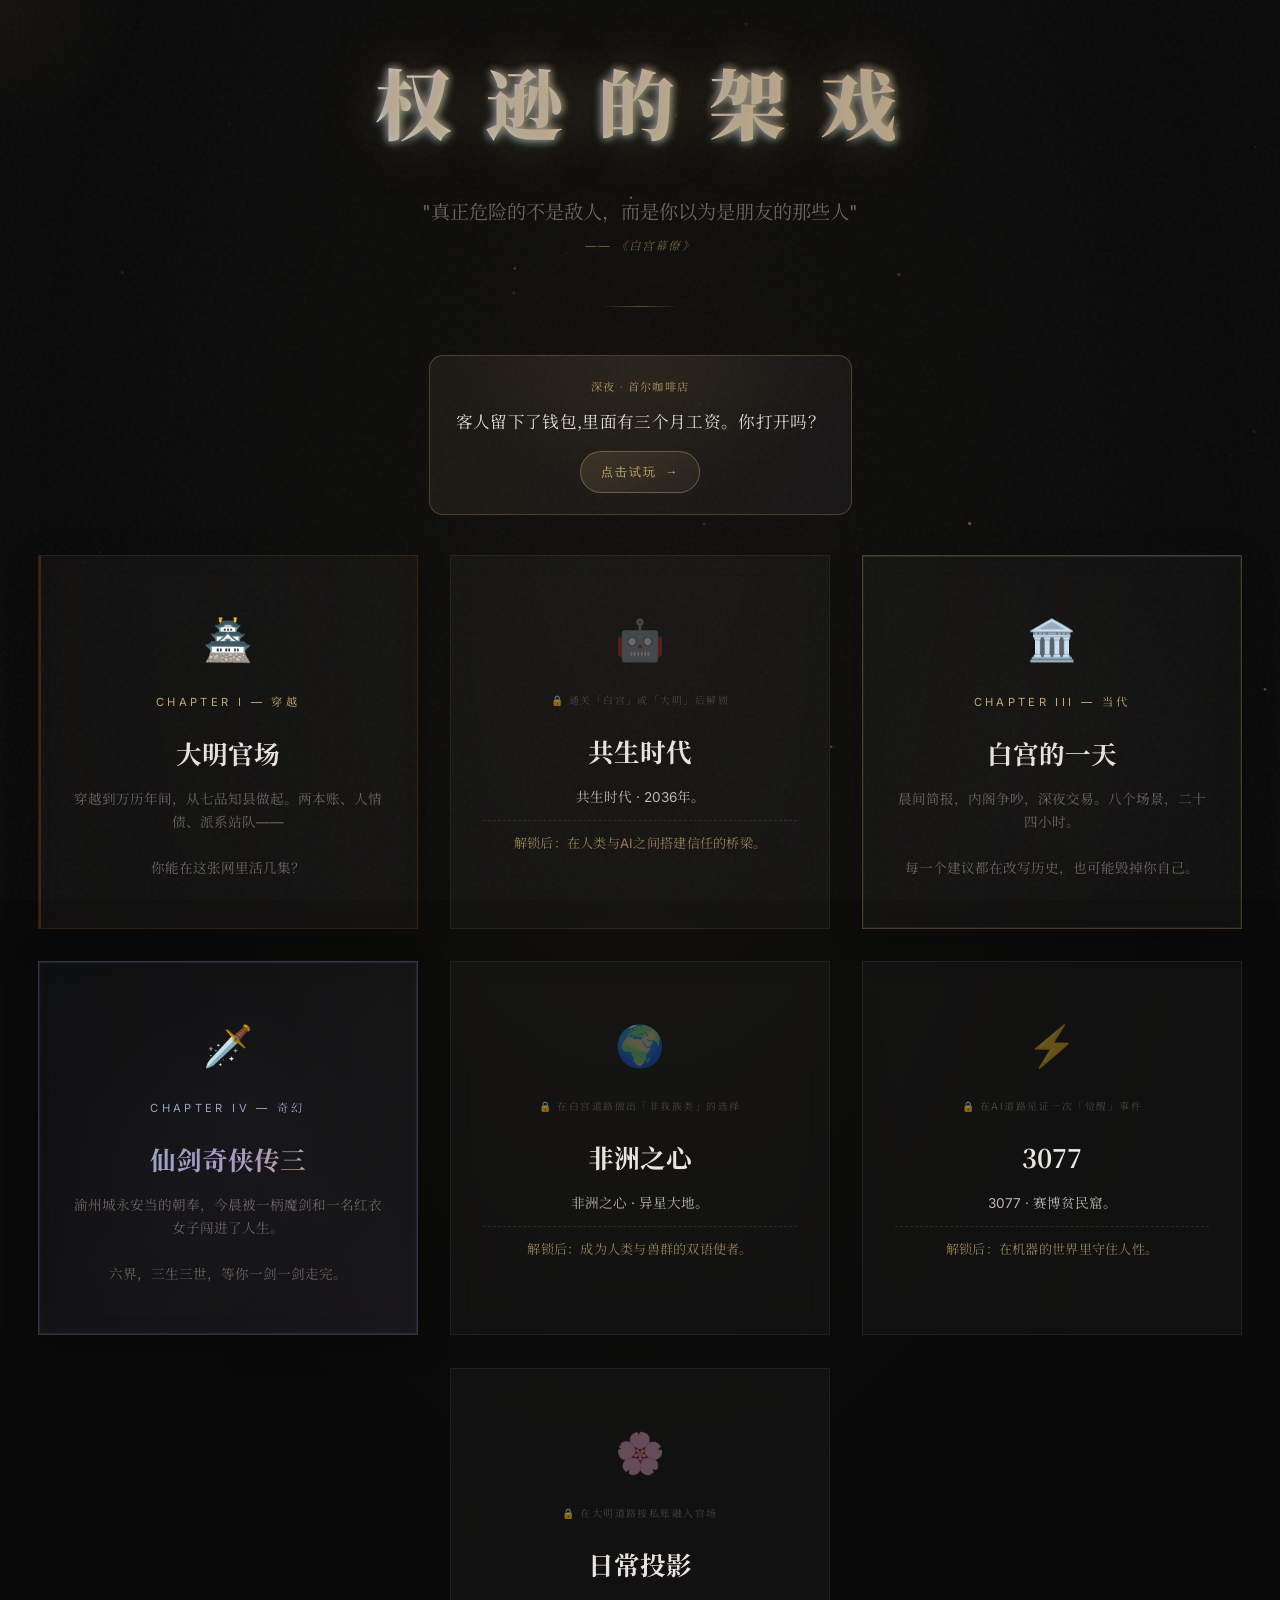
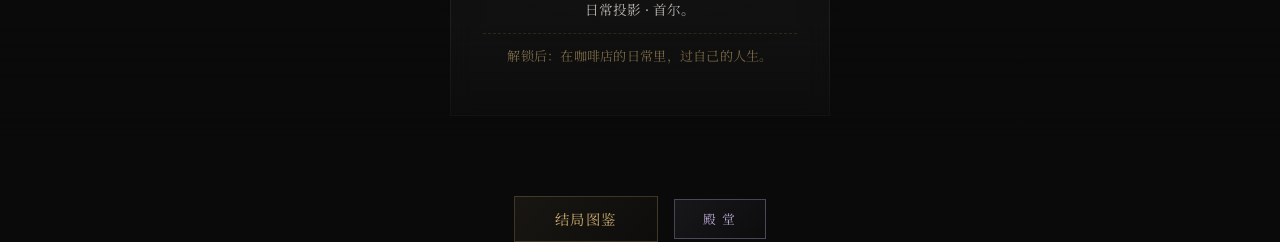
<file: index.html>
<!DOCTYPE html>
<html lang="zh-CN">
<head>
<meta charset="UTF-8">
<meta name="viewport" content="width=device-width, initial-scale=1.0, maximum-scale=1.0, user-scalable=no">
<title>权力的游戏 v21.7</title>
<link rel="preconnect" href="https://fonts.googleapis.com">
<link rel="preconnect" href="https://fonts.gstatic.com" crossorigin>
<link href="https://fonts.googleapis.com/css2?family=Cormorant+Garamond:ital,wght@0,400;0,700;1,400&family=Inter:wght@300;400;600;700&family=LXGW+WenKai:wght@300;400;700&family=Ma+Shan+Zheng&family=Noto+Sans+KR:wght@300;400;700&family=Noto+Serif+SC:wght@400;700;900&family=Playfair+Display:ital,wght@0,400;0,700;0,900;1,400&family=Rajdhani:wght@300;400;500;600;700&family=Share+Tech+Mono&display=swap" rel="stylesheet">
<link rel="stylesheet" href="M1-CSS.css">
</head>
<body>

<div id="appLoader" style="position:fixed;inset:0;z-index:99998;display:flex;align-items:center;justify-content:center;background:radial-gradient(ellipse at center,#1a1612,#0a0806);font-family:serif;transition:opacity 0.8s ease;">
  <div style="text-align:center;position:relative;">
    <div class="loader-ink"></div>
    <div style="font-size:0.85rem;color:#8a7a5a;letter-spacing:0.25em;margin-top:2.5rem;opacity:0;animation:loaderTextIn 0.8s ease-out 0.6s forwards;">权 力 的 游 戏</div>
  </div>
</div>
<style>
@keyframes loaderInkSpread{
  0%{transform:scale(0);opacity:0;filter:blur(0);}
  30%{opacity:0.9;filter:blur(2px);}
  70%{transform:scale(1);opacity:0.6;filter:blur(8px);}
  100%{transform:scale(2.4);opacity:0;filter:blur(20px);}
}
@keyframes loaderTextIn{from{opacity:0;transform:translateY(8px);letter-spacing:0.4em;}to{opacity:0.85;transform:translateY(0);letter-spacing:0.25em;}}
.loader-ink{
  width:60px;height:60px;border-radius:50%;
  background:radial-gradient(circle at 45% 45%,#c9a96e,rgba(201,169,110,0.4) 40%,transparent 70%);
  margin:0 auto;
  animation:loaderInkSpread 1.6s cubic-bezier(0.23,1,0.32,1) forwards;
}
</style>
<canvas id="particles"></canvas>
<div id="cursorGlow"></div>
<div class="fate-river-wrap" id="fateRiverWrap"><canvas id="fateRiverCanvas"></canvas></div>
<div class="transition-overlay" id="transitionOverlay"></div>
<div class="transition-swipe" id="transitionSwipe"></div>
<div class="vignette" id="vignette"></div>
<div class="scanline-effect" id="scanline"></div>
<div class="result-flash" id="resultFlash"></div>

<div class="memorial-overlay" id="memorialOverlay">
  <div>
    <div class="memorial-scroll" id="memorialScroll">
      <div class="ms-seal">印</div>
      <div class="ms-text" id="memorialText"></div>
      <div class="ms-signature" id="memorialSign"></div>
      <div class="ms-date" id="memorialDate"></div>
    </div>
    <div class="memorial-btns">
      <button class="memorial-btn" onclick="closeMemorial()">重新来过</button>
      <button class="memorial-btn" onclick="saveMemorialAsImage()">保存为图片</button>
    </div>
  </div>
</div>

<div class="screen active" id="landing">
  <h1>权 力 的 游 戏</h1>
  <p class="subtitle" id="landingSubtitle"></p>
  <div class="divider-line"></div>
  <!-- V19 R4.1: 前期留存钩子 — 试玩预览条(吸引非文字游戏群体) -->
  <div class="trial-preview" id="trialPreview" role="region" aria-label="快速试玩预览">
    <div class="trial-card" id="trialCard" role="button" tabindex="0" onclick="startTrialPlay()" onkeydown="if(event.key==='Enter'||event.key===' '){event.preventDefault();startTrialPlay();}">
      <div class="trial-card-glow"></div>
      <div class="trial-scene-tag" id="trialSceneTag">凌晨 3:17 · 白宫</div>
      <div class="trial-question" id="trialQuestion">总统来电："现在就签这份授权令。" 你签吗？</div>
      <div class="trial-cta">
        <span class="trial-cta-text">点击试玩</span>
        <span class="trial-cta-arrow">→</span>
      </div>
    </div>
  </div>
  <div class="chaos-entry" id="chaosEntry" style="display:none;" onclick="renderPrelude('chaos')">
    <span class="chaos-entry-line"></span>
    <span class="chaos-entry-icon">🌀</span>
    <span class="chaos-entry-label">时空之渊</span>
    <span class="chaos-entry-line"></span>
  </div>
  <div class="choice-cards">
    <div class="choice-card" data-scenario="ming" onclick="renderPrelude('ming')">
      <div class="card-atmosphere"></div>
      <span class="card-icon">🏯</span>
      <div class="card-era">Chapter I — 穿越</div>
      <h2>大明官场</h2>
      <p>穿越到万历年间，从七品知县做起。两本账、人情债、派系站队——<br><br>你能在这张网里活几集？</p>
    </div>
    <div class="choice-card" data-scenario="ai" id="aiCard" onclick="renderPrelude('ai')" style="display:none;">
      <div class="card-atmosphere"></div>
      <span class="card-icon">🤖</span>
      <div class="card-era">Chapter II — 未来</div>
      <h2>共生时代</h2>
      <p>2036年，AI有了公民身份。你是第一批协调官，办公桌上摆着三份文件，每份都关乎一个人，或一个AI。<br><br>前任留下的辞职信写着：我再也分不清谁是人了。</p>
    </div>
    <div class="choice-card" data-scenario="whitehouse" onclick="renderPrelude('whitehouse')">
      <div class="card-atmosphere"></div>
      <span class="card-icon">🏛️</span>
      <div class="card-era">Chapter III — 当代</div>
      <h2>白宫的一天</h2>
      <p>晨间简报，内阁争吵，深夜交易。八个场景，二十四小时。<br><br>每一个建议都在改写历史，也可能毁掉你自己。</p>
    </div>
    <div class="choice-card" data-scenario="xianjian" onclick="renderPrelude('xianjian')" style="background:linear-gradient(135deg,rgba(122,139,160,0.05),rgba(184,169,212,0.08));">
      <div class="card-atmosphere"></div>
      <span class="card-icon">🗡️</span>
      <div class="card-era">Chapter IV — 奇幻</div>
      <h2>仙剑奇侠传三</h2>
      <p>渝州城永安当的朝奉，今晨被一柄魔剑和一名红衣女子闯进了人生。<br><br>六界，三生三世，等你一剑一剑走完。</p>
    </div>
    <div class="choice-card hidden-road-card" data-scenario="africa" id="africaCard" onclick="renderPrelude('africa')" style="display:none;">
      <div class="card-atmosphere"></div>
      <span class="card-icon">🌍</span>
      <div class="card-era">Chapter V — 异星</div>
      <h2>非洲之心</h2>
      <p>新星球。你是双语使者，在人和兽群之间传话。<br><br>这里没有对错，只有：你愿不愿意替另一个物种开口。</p>
    </div>
    <div class="choice-card hidden-road-card" data-scenario="cyber" id="cyberCard" onclick="renderPrelude('cyber')" style="display:none;">
      <div class="card-atmosphere"></div>
      <span class="card-icon">⚡</span>
      <div class="card-era">Chapter VI — 赛博</div>
      <h2>3077</h2>
      <p>新东京下城区，黑市摊位上卖着非法改装芯片。公司、领主、革命者，谁都在盯着你这块摊。<br><br>能活到天亮，就是今天的胜利。</p>
    </div>
    <div class="choice-card hidden-road-card" data-scenario="korea" id="koreaCard" onclick="renderPrelude('korea')" style="display:none;">
      <div class="card-atmosphere"></div>
      <span class="card-icon">🌸</span>
      <div class="card-era">Chapter VII — 日常</div>
      <h2>日常投影</h2>
      <p>首尔，25岁，大学毕业两年，换了三份工作，目前在咖啡店打工。<br><br>没有主线任务，只有今天怎么过。</p>
    </div>
    </div>
  </div>
  <div class="landing-footer">
    <button onclick="showGallery()">结局图鉴</button>
    <button id="variantSwitchBtn" class="variant-switch-btn" onclick="cycleLandingVariant()" title="切换主页样式">幻 景</button>
  </div>
</div>

<div class="screen" id="intro-screen"></div>

<div class="screen" id="game-screen">
  <div class="game-header">
    <span class="scenario-label" id="scenarioLabel"></span>
    <span class="level-indicator" id="levelIndicator"></span>
    <button class="audio-btn" id="audioBtn" onclick="toggleAudio()">♪</button>
    <button class="back-btn" onclick="confirmExit()">返回首页</button>
  </div>
  <div class="channels-bar" id="channelsBar">
    <span class="ch-label">消息渠道</span>
    <div class="ch-dots" id="channelDots"></div>
    <span class="ch-status" id="channelStatus"></span>
    <div class="ch-ring" id="channelRing" aria-label="消息渠道" role="img">
      <svg viewBox="0 0 36 36" class="ch-ring-svg">
        <circle class="ch-ring-bg" cx="18" cy="18" r="15.5"/>
        <circle class="ch-ring-fg" id="channelRingFg" cx="18" cy="18" r="15.5"/>
      </svg>
      <span class="ch-ring-val" id="channelRingVal">5</span>
    </div>
  </div>
  <!-- V20.4: 文字加速按钮 — 常驻右上角,切换 ×1.0/×1.5 -->
  <button id="speedToggle" class="speed-toggle" onclick="toggleTextSpeed()" title="切换文字速度" aria-label="切换文字速度">⚡×1.0</button>
  <div class="game-layout">
    <div class="game-main">
      <div class="scene-container" id="sceneContainer"></div>
      <div class="game-mobile-debt" id="mobileDebt">
        <div class="debt-panel-title">人情债记录本</div>
        <div class="debt-scroll-mobile" id="mobileDebtScroll"></div>
      </div>
    </div>
  </div>
  <div class="debt-panel" id="debtPanel">
    <div class="debt-panel-title">人情债记录本</div>
    <div class="debt-scroll" id="debtScroll"></div>
    <div class="debt-count" id="debtCount"></div>
    <div class="radar-section" id="radarSection">
      <div class="radar-title">— 你的画像 —</div>
      <div class="radar-canvas-wrap"><canvas id="radarCanvas"></canvas></div>
    </div>
  </div>
  <div class="debt-panel-toggle" id="debtToggle" onclick="toggleDebtPanel()">卷 轴</div>
</div>

<!-- V14: 前置动画屏幕 -->
<div class="screen" id="prelude-screen"></div>

<!-- V18: 校准屏幕 -->
<div class="screen" id="calibrate-screen"></div>

<div class="screen" id="ending-screen"></div>
<div class="screen" id="gallery-screen"></div>

<script>
// V19 R4.4: ModuleGuard — 模块加载守护,检测关键模块加载失败并显示兜底 UI
(function(){
  var MODULES = [
    { name: 'analysis-engine.js', check: function(){ return typeof AnalysisEngine !== 'undefined'; } },
    { name: 'evo-lite.js', check: function(){ return typeof EvoLite !== 'undefined'; } },
    { name: 'calibrate.js', check: function(){ return typeof CalibratePanel !== 'undefined'; } },
    { name: 'M4-Data-WhiteHouse.js', check: function(){ return typeof whitehouseData !== 'undefined'; } },
    { name: 'M5-Data-Ming.js', check: function(){ return typeof mingData !== 'undefined'; } },
    { name: 'M3-Engine.js', check: function(){ return typeof AudioEngine !== 'undefined'; } },
    { name: 'M6-Mechanics.js', check: function(){ return typeof scenarios !== 'undefined'; } },
  ];
  window.__moduleCheck = function(){
    var failed = [];
    for (var i = 0; i < MODULES.length; i++) {
      try { if (!MODULES[i].check()) failed.push(MODULES[i].name); }
      catch(e){ failed.push(MODULES[i].name); }
    }
    return failed;
  };
  window.__showModuleError = function(failed){
    var box = document.createElement('div');
    box.id = 'moduleGuardError';
    box.style.cssText = 'position:fixed;inset:0;z-index:99999;display:flex;align-items:center;justify-content:center;background:rgba(10,8,6,0.96);padding:2rem;font-family:serif;';
    box.innerHTML = '<div style="max-width:520px;text-align:center;color:#c9a96e;">'
      + '<div style="font-size:1.4rem;margin-bottom:1rem;letter-spacing:0.1em;">模块加载失败</div>'
      + '<div style="font-size:0.85rem;color:#8a7a5a;line-height:1.8;margin-bottom:1.5rem;">以下文件未正确加载,游戏可能无法正常运行:</div>'
      + '<div style="font-size:0.78rem;color:#b45c4a;font-family:monospace;line-height:1.9;margin-bottom:1.5rem;">' + failed.join('<br>') + '</div>'
      + '<div style="font-size:0.8rem;color:#8a7a5a;margin-bottom:1rem;">建议刷新页面重试;若问题持续,请检查网络或部署配置。</div>'
      + '<button onclick="location.reload()" style="padding:0.6rem 2rem;background:rgba(201,169,110,0.1);border:1px solid #c9a96e;color:#c9a96e;font-family:serif;cursor:pointer;letter-spacing:0.1em;">刷新页面</button>'
      + '</div>';
    document.body.appendChild(box);
  };
  // DOMContentLoaded 后检查
  function _dismissLoader(){
    var loader = document.getElementById('appLoader');
    if (!loader || loader.dataset.dismissed) return;
    loader.dataset.dismissed = '1';
    loader.style.opacity = '0';
    setTimeout(function(){ if(loader.parentNode) loader.parentNode.removeChild(loader); }, 800);
  }
  function _runGuard(){
    var failed = window.__moduleCheck();
    _dismissLoader();
    if (failed.length > 0) {
      console.error('[ModuleGuard] 加载失败的模块:', failed);
      window.__showModuleError(failed);
    } else {
      console.log('[ModuleGuard] 所有关键模块加载完成 ✓');
    }
  }
  window.addEventListener('DOMContentLoaded', function(){ setTimeout(_runGuard, 1100); });
  // V21: loader 兜底 — 无论 DOMContentLoaded 是否延迟,load 事件后 1.2s 或硬上限 3.5s 强制淡出
  // 避免 defer 脚本加载慢时开幕卡死
  window.addEventListener('load', function(){ setTimeout(_dismissLoader, 1200); });
  setTimeout(_dismissLoader, 3500);
})();
</script>
<script defer src="analysis-engine.js"></script>
<script defer src="analysis-renderer.js"></script>
<script defer src="evo-lite.js"></script>
<script defer src="calibrate.js"></script>
<script defer src="M4-Data-WhiteHouse.js"></script>
<script defer src="M5-Data-Ming.js"></script>
<script defer src="M7-Data-AI.js"></script>
<script defer src="M8-Data-Africa.js"></script>
<script defer src="M9-Data-3077.js"></script>
<script defer src="M10-Data-Korea.js"></script>
<script defer src="M11-Data-Chaos.js"></script>
<script defer src="M12-Data-Xianjian.js"></script>
<script defer src="M13-ChannelTint.js"></script>
<script defer src="M3-Engine.js"></script>
<script defer src="M6-Mechanics.js"></script>
<script>
// V20 R6: 首页 UI 三套变体随机切换 — 现有(grid)20% / 抓娃娃机40% / 命运星图40%
// V21: ui-list→ui-claw(抓娃娃机) / ui-cinematic→ui-astro(命运星图)
(function pickLandingVariant() {
  const landing = document.getElementById('landing');
  if (!landing) return;
  // V20 R9 (P2-1): 优先读取 sessionStorage 缓存的变体,避免刷新跳变;仅无缓存时随机
  let variant = null;
  try { variant = sessionStorage.getItem('landingVariant'); } catch(e){}
  // 兼容旧缓存值
  if (variant === 'ui-list') variant = 'ui-claw';
  if (variant === 'ui-cinematic') variant = 'ui-astro';
  if (variant !== 'ui-grid' && variant !== 'ui-claw' && variant !== 'ui-astro') {
    const r = Math.random();
    // V21.5: grid 98% / claw 1% / astro 1% — grid 为主,claw/astro 为彩蛋
    variant = 'ui-grid'; // 默认 98%
    if (r >= 0.98 && r < 0.99) variant = 'ui-claw';
    else if (r >= 0.99) variant = 'ui-astro';
    try { sessionStorage.setItem('landingVariant', variant); } catch(e){}
  } else {
    try { sessionStorage.setItem('landingVariant', variant); } catch(e){}
  }
  landing.classList.add(variant);
  // 抓娃娃机/命运星图:渲染逻辑在下方脚本块定义,延迟到 DOMContentLoaded 后初始化
  // V21.2: 用 setTimeout(0) 确保在所有 DOMContentLoaded 处理器(含隐藏道路解锁逻辑)之后初始化,
  //        否则机台会拿到尚未解锁/仍 display:none 的卡片,神秘球检测也会失效
  function _initVariant(){
    if (variant === 'ui-claw' && typeof window.initClawMachine === 'function') window.initClawMachine();
    if (variant === 'ui-astro' && typeof window.initAstroMap === 'function') window.initAstroMap();
    // V21: 设置切换按钮标签
    var btn = document.getElementById('variantSwitchBtn');
    if (btn) {
      var labels = { 'ui-grid': '殿 堂', 'ui-claw': '抓 取', 'ui-astro': '星 图' };
      btn.textContent = labels[variant] || '幻 景';
    }
    // V21: 音频已启用时启动对应 BGM
    try {
      if (typeof audioEngine !== 'undefined' && audioEngine.enabled) {
        var bgmMap = { 'ui-grid': 'landing_grid', 'ui-claw': 'landing_claw', 'ui-astro': 'landing_astro' };
        if (typeof startBGM === 'function') startBGM(bgmMap[variant]);
      }
    } catch(e){}
  }
  function _deferInit(){
    // V21.2: 推迟到 DOMContentLoaded 所有同步处理器之后再初始化机台/星图
    setTimeout(_initVariant, 0);
  }
  if (document.readyState === 'loading') {
    document.addEventListener('DOMContentLoaded', _deferInit);
  } else { _deferInit(); }
})();
</script>

<script>
// V21: 抓娃娃机(ui-claw)与命运星图(ui-astro)变体渲染逻辑
// 每个道路 .choice-card 的 data-scenario 与 onclick(renderPrelude) 保持不变,只改外观与定位
(function(){
  // 道路配色(球/星点光晕)
  var SCENE_COLOR = {
    ming:      { c:'rgba(201,169,110,0.32)', g:'rgba(201,169,110,0.55)' },
    whitehouse:{ c:'rgba(122,139,160,0.32)', g:'rgba(160,180,210,0.55)' },
    xianjian:  { c:'rgba(184,169,212,0.32)', g:'rgba(184,169,212,0.6)' },
    ai:        { c:'rgba(78,205,196,0.3)',   g:'rgba(78,205,196,0.55)' },
    africa:    { c:'rgba(180,140,90,0.32)',  g:'rgba(200,160,100,0.55)' },
    cyber:     { c:'rgba(196,92,180,0.32)',  g:'rgba(220,120,200,0.55)' },
    korea:     { c:'rgba(200,150,170,0.3)',  g:'rgba(220,170,190,0.55)' },
  };

  // 抓娃娃机:7 个预设散落位置(百分比,相对机台),按可见球顺序分配
  // V21.2: y 上移至 44-66 区间,避开底部 hint(bottom:70px)+button(bottom:18px) 控制区
  var CLAW_SLOTS = [
    { x: 16, y: 44 }, { x: 38, y: 52 }, { x: 60, y: 44 }, { x: 82, y: 52 },
    { x: 26, y: 64 }, { x: 50, y: 66 }, { x: 72, y: 64 },
  ];

  window.initClawMachine = function(){
    var landing = document.getElementById('landing');
    if (!landing) return;
    var cards = landing.querySelectorAll('.choice-card');
    if (!cards.length) return;

    // 构建机台
    var machine = document.createElement('div');
    machine.className = 'claw-machine';
    // V21.2: 多关节爪子 — 吊绳 + 双指,每指 3 节指骨(嵌套),抓取时逐节弯曲
    machine.innerHTML =
      '<div class="claw-marquee">◆ 命 运 抓 取 机 ◆</div>' +
      '<div class="claw-rail"></div>' +
      '<div class="claw-arm" id="clawArm">' +
        '<div class="claw-cord" id="clawCord"></div>' +
        '<div class="claw-grip">' +
          '<div class="claw-finger left">' +
            '<span class="claw-phalanx p1"><span class="claw-phalanx p2"><span class="claw-phalanx p3"></span></span></span>' +
          '</div>' +
          '<div class="claw-finger right">' +
            '<span class="claw-phalanx p1"><span class="claw-phalanx p2"><span class="claw-phalanx p3"></span></span></span>' +
          '</div>' +
        '</div>' +
      '</div>' +
      '<div class="claw-coin-slot"></div>' +
      '<div class="claw-hint">点球预选 · 抓取随机选</div>' +
      '<div class="claw-shard-tray" id="clawShardTray" aria-label="碎片进度"></div>' +
      '<button class="claw-button" id="clawButton">抓 取</button>';

    // 插入到 choice-cards 之前
    var cardsWrap = landing.querySelector('.choice-cards');
    cardsWrap.parentNode.insertBefore(machine, cardsWrap);

    // 球散落:把每个 choice-card 移入机台,加 .claw-ball,分配位置
    var visible = [];
    cards.forEach(function(card, i){
      var sc = card.getAttribute('data-scenario') || 'ming';
      var col = SCENE_COLOR[sc] || SCENE_COLOR.ming;
      card.classList.add('claw-ball');
      card.style.setProperty('--ball-color', col.c);
      card.style.setProperty('--ball-glow', col.g);
      machine.appendChild(card);
      visible.push(card);
    });

    // V21.2: 集齐碎片机制 — 未解锁的隐藏道路化为「神秘球(❓)」加入机台
    // 抓到神秘球 +1 碎片,累计 3 碎片直接解锁一个随机未解锁道路(含混沌)
    var HIDDEN_ROADS = ['ai', 'africa', 'cyber', 'korea']; // chaos 单独判定
    var lockedRoads = [];
    HIDDEN_ROADS.forEach(function(r){
      var cardEl = document.getElementById(r + 'Card');
      var unlocked = false;
      try { unlocked = !!(typeof safeStorage !== 'undefined' ? safeStorage.get(r + 'Unlocked') : localStorage.getItem(r + 'Unlocked')); } catch(e) {}
      // AI 30% 随机免解锁彩蛋:已解锁则不作为神秘球
      if (!unlocked && cardEl && !cardEl.classList.contains('locked-road')) {
        // 已被彩蛋解锁(非 locked-road)→ 跳过
      } else if (!unlocked) {
        lockedRoads.push(r);
      }
    });
    // chaos 单独判定
    var chaosUnlocked = false;
    try { chaosUnlocked = !!(typeof safeStorage !== 'undefined' ? safeStorage.get('chaosUnlocked') : localStorage.getItem('chaosUnlocked')); } catch(e) {}
    if (!chaosUnlocked) lockedRoads.push('chaos');

    var mysteryBalls = [];
    var MYSTERY_COLOR = { c:'rgba(184,169,212,0.3)', g:'rgba(184,169,212,0.6)' };
    // V21.3 it3: 预选目标(点球选中,再按抓取指定抓该球)
    var selectedTarget = null;
    lockedRoads.forEach(function(r, idx){
      var mb = document.createElement('div');
      mb.className = 'claw-ball claw-mystery';
      mb.setAttribute('data-mystery', r);
      mb.setAttribute('role', 'button');
      mb.setAttribute('tabindex', '0');
      mb.style.setProperty('--ball-color', MYSTERY_COLOR.c);
      mb.style.setProperty('--ball-glow', MYSTERY_COLOR.g);
      mb.innerHTML = '<span class="claw-mystery-icon">❓</span><span class="claw-mystery-name">神秘道路</span>';
      // V21.3 it3: 点击神秘球预选为抓取目标
      mb.addEventListener('click', function(e){
        e.stopPropagation();
        if (busy) return;
        if (selectedTarget) selectedTarget.classList.remove('claw-pick');
        selectedTarget = mb;
        mb.classList.add('claw-pick');
        try { audioEngine.play('choice_hover'); } catch(err){}
      });
      machine.appendChild(mb);
      visible.push(mb);
      mysteryBalls.push(mb);
    });

    // 分配散落位置(可见球数可能 > 7,循环复用 slot)
    visible.forEach(function(card, i){
      var slot = CLAW_SLOTS[i % CLAW_SLOTS.length];
      card.style.left = slot.x + '%';
      card.style.top = slot.y + '%';
      // 错峰漂浮
      card.style.animationDelay = (i * 0.4) + 's';
    });

    // V21.2: 碎片进度托盘渲染
    var shardTray = machine.querySelector('#clawShardTray');
    function getShards(){ try { return parseInt(sessionStorage.getItem('clawShards') || '0', 10) || 0; } catch(e){ return 0; } }
    function setShards(v){ try { sessionStorage.setItem('clawShards', String(v)); } catch(e){} }
    function renderShardTray(){
      if (!shardTray) return;
      var s = getShards();
      var dots = '';
      for (var k = 0; k < 3; k++){ dots += '<span class="claw-shard' + (k < s ? ' on' : '') + '">◆</span>'; }
      shardTray.innerHTML = '<span class="claw-shard-label">碎片</span>' + dots + '<span class="claw-shard-count">' + s + '/3</span>';
      shardTray.classList.toggle('active', s > 0);
    }
    renderShardTray();

    // V21.2: 解锁一个随机未解锁道路(含 chaos)
    function unlockRandomRoad(){
      var stillLocked = [];
      HIDDEN_ROADS.forEach(function(r){
        var u = false;
        try { u = !!(typeof safeStorage !== 'undefined' ? safeStorage.get(r + 'Unlocked') : localStorage.getItem(r + 'Unlocked')); } catch(e) {}
        if (!u) stillLocked.push(r);
      });
      var cu = false;
      try { cu = !!(typeof safeStorage !== 'undefined' ? safeStorage.get('chaosUnlocked') : localStorage.getItem('chaosUnlocked')); } catch(e) {}
      if (!cu) stillLocked.push('chaos');
      if (!stillLocked.length) return null;
      return stillLocked[Math.floor(Math.random() * stillLocked.length)];
    }

    // 抓取动画 + 音效
    var arm = machine.querySelector('#clawArm');
    var cord = machine.querySelector('#clawCord');
    var btn = machine.querySelector('#clawButton');
    var busy = false;
    btn.addEventListener('click', function(){
      if (busy) return;
      // V21.4: 操作时让出标题空间(移动端)
      landing.classList.add('claw-playing');
      busy = true; btn.disabled = true;
      // V21.3 it2: 投币动画 + 投币音
      try { audioEngine.play('coin'); } catch(e){}
      var coinDrop = document.createElement('div');
      coinDrop.className = 'claw-coin-drop';
      machine.appendChild(coinDrop);
      setTimeout(function(){ if (coinDrop.parentNode) coinDrop.parentNode.removeChild(coinDrop); }, 700);
      // 随机选一个可见球作为目标,或使用预选目标
      var target = selectedTarget || visible[Math.floor(Math.random() * visible.length)];
      if (selectedTarget) { selectedTarget.classList.remove('claw-pick'); selectedTarget = null; }
      var targetLeft = parseFloat(target.style.left);
      var targetTop = parseFloat(target.style.top);
      var isMystery = target.classList.contains('claw-mystery');
      // 1. 爪子移到目标正上方(轨道 top 16px, 用 left% 定位)
      arm.style.left = targetLeft + '%';
      target.classList.add('claw-target');
      // 2. 下降(cord 高度 = 球 top - 轨道)+ 机械音; V21.2: 用机台实际高度,修复移动端写死 480 的 bug
      var machH = machine.offsetHeight || 480;
      var dropH = (targetTop / 100) * machH - 16;
      setTimeout(function(){ cord.style.height = dropH + 'px'; arm.classList.add('claw-grabbing'); try { audioEngine.play('claw_drop'); } catch(e){} }, 650);
      // 3. 闭合 + 咬合音
      setTimeout(function(){ arm.classList.remove('claw-grabbing'); arm.classList.add('claw-closed'); try { audioEngine.play('claw_grab'); } catch(e){} }, 1250);
      // 4. 升起 + 成功庆祝音 + 粒子
      setTimeout(function(){
        cord.style.height = '0px';
        try { audioEngine.play('claw_win'); } catch(e){}
        // 庆祝粒子
        spawnClawConfetti(machine, target);
      }, 1700);
      // 5. 提示该球高亮,2.9s 后判定
      setTimeout(function(){
        arm.classList.remove('claw-closed');
        target.classList.remove('claw-target');
        if (isMystery) {
          // V21.2: 神秘球 → 集齐碎片,3 碎片解锁
          var s = getShards() + 1;
          setShards(s);
          renderShardTray();
          // V21.3 it2: 碎片飞向托盘动画
          spawnShardFly(machine, target, shardTray);
          // 神秘球碎裂特效
          target.classList.add('claw-shatter');
          try { audioEngine.play('claw_grab'); } catch(e){}
          if (s >= 3) {
            // 集齐!解锁一个随机未解锁道路
            var unlockRoad = unlockRandomRoad();
            setShards(0);
            renderShardTray();
            setTimeout(function(){
              showClawUnlockOverlay(unlockRoad);
            }, 600);
            busy = false; btn.disabled = false;
          } else {
            // 提示碎片进度
            showClawShardToast(s);
            // 移除已抓的神秘球
            setTimeout(function(){ if (target.parentNode) target.parentNode.removeChild(target); visible.splice(visible.indexOf(target), 1); }, 500);
            busy = false; btn.disabled = false;
          }
        } else {
          // 普通球 → 模拟点击进入该道路
          target.click();
          busy = false; btn.disabled = false;
        }
      }, 2900);
    });
  };

  // V21.2: 碎片进度 toast 提示
  function showClawShardToast(shards){
    var t = document.createElement('div');
    t.className = 'claw-shard-toast';
    t.innerHTML = '<span class="cst-icon">◆</span> 集齐碎片 <span class="cst-count">' + shards + '/3</span>';
    document.body.appendChild(t);
    requestAnimationFrame(function(){ t.classList.add('show'); });
    setTimeout(function(){ t.classList.remove('show'); setTimeout(function(){ if (t.parentNode) t.parentNode.removeChild(t); }, 500); }, 1800);
  }

  // V21.2: 集齐碎片解锁弹层
  function showClawUnlockOverlay(road){
    var ROAD_NAMES = { ai:'共生时代', africa:'非洲之心', cyber:'3077 赛博', korea:'日常投影', chaos:'时空之渊' };
    var ROAD_ICONS = { ai:'🤖', africa:'🌍', cyber:'⚡', korea:'🌸', chaos:'🌀' };
    var name = ROAD_NAMES[road] || '隐藏道路';
    var icon = ROAD_ICONS[road] || '✨';
    // 写入解锁状态
    try {
      if (road === 'chaos') { if (typeof safeStorage !== 'undefined') safeStorage.set('chaosUnlocked', 'true'); else localStorage.setItem('chaosUnlocked', 'true'); }
      else { if (typeof safeStorage !== 'undefined') safeStorage.set(road + 'Unlocked', 'true'); else localStorage.setItem(road + 'Unlocked', 'true'); }
    } catch(e) {}
    var ov = document.createElement('div');
    ov.className = 'claw-unlock-overlay';
    ov.innerHTML =
      '<div class="claw-unlock-card">' +
        '<div class="claw-unlock-icon">' + icon + '</div>' +
        '<div class="claw-unlock-title">集齐三枚碎片</div>' +
        '<div class="claw-unlock-name">' + name + '</div>' +
        '<div class="claw-unlock-sub">隐藏道路已解锁</div>' +
        '<button class="claw-unlock-btn">继续</button>' +
      '</div>';
    document.body.appendChild(ov);
    requestAnimationFrame(function(){ ov.classList.add('show'); });
    try { audioEngine.play('claw_win'); } catch(e){}
    ov.querySelector('.claw-unlock-btn').addEventListener('click', function(){
      ov.classList.remove('show');
      setTimeout(function(){ if (ov.parentNode) ov.parentNode.removeChild(ov); }, 500);
      // 刷新 landing 卡片解锁状态
      try { if (typeof initLanding === 'function') initLanding(); } catch(e){}
      // 重新初始化机台以更新神秘球
      try {
        var landing = document.getElementById('landing');
        if (landing && landing.classList.contains('ui-claw') && typeof window.initClawMachine === 'function') {
          // V21.4: 先把卡片从机台捞回,再删机台,避免卡片丢失
          var _cardsWrap = landing.querySelector('.choice-cards');
          landing.querySelectorAll('.claw-machine .choice-card').forEach(function(c){ if(_cardsWrap) _cardsWrap.appendChild(c); });
          landing.querySelectorAll('.claw-machine').forEach(function(el){ el.remove(); });
          window.initClawMachine();
        }
      } catch(e){}
    });
  };

  // 抓取成功庆祝粒子
  function spawnClawConfetti(machine, target){
    var rect = target.getBoundingClientRect();
    var mx = machine.getBoundingClientRect();
    var cx = rect.left + rect.width/2 - mx.left;
    var cy = rect.top + rect.height/2 - mx.top;
    var colors = ['#c9a96e', '#b8a9d4', '#7a8ba0', '#4ecdc4', '#ffb7c5'];
    for (var k = 0; k < 14; k++) {
      var p = document.createElement('div');
      p.className = 'claw-confetti';
      p.style.left = cx + 'px';
      p.style.top = cy + 'px';
      p.style.background = colors[k % colors.length];
      var ang = (Math.PI * 2 * k) / 14;
      var dist = 50 + Math.random() * 50;
      p.style.setProperty('--dx', Math.cos(ang) * dist + 'px');
      p.style.setProperty('--dy', Math.sin(ang) * dist + 'px');
      machine.appendChild(p);
      (function(el){ setTimeout(function(){ if (el.parentNode) el.parentNode.removeChild(el); }, 900); })(p);
    }
  }

  // V21.3 it2: 碎片飞向托盘
  function spawnShardFly(machine, ball, tray){
    if (!tray) return;
    var mRect = machine.getBoundingClientRect();
    var bRect = ball.getBoundingClientRect();
    var tRect = tray.getBoundingClientRect();
    var startX = bRect.left + bRect.width/2 - mRect.left;
    var startY = bRect.top + bRect.height/2 - mRect.top;
    var endX = tRect.left + tRect.width/2 - mRect.left;
    var endY = tRect.top + tRect.height/2 - mRect.top;
    var fly = document.createElement('div');
    fly.className = 'claw-shard-fly';
    fly.textContent = '◆';
    fly.style.left = startX + 'px';
    fly.style.top = startY + 'px';
    fly.style.setProperty('--fx', (endX - startX) + 'px');
    fly.style.setProperty('--fy', (endY - startY) + 'px');
    machine.appendChild(fly);
    setTimeout(function(){ if (fly.parentNode) fly.parentNode.removeChild(fly); }, 750);
  }

  // 命运星图:星点散落 + SVG 连线
  var ASTRO_SLOTS = [
    { x: 22, y: 28 }, { x: 50, y: 18 }, { x: 78, y: 30 },
    { x: 30, y: 58 }, { x: 62, y: 64 }, { x: 44, y: 82 }, { x: 80, y: 78 },
  ];

  window.initAstroMap = function(){
    var landing = document.getElementById('landing');
    if (!landing) return;
    var cards = landing.querySelectorAll('.choice-card');
    if (!cards.length) return;

    var map = document.createElement('div');
    map.className = 'astro-map';
    var svgNS = 'http://www.w3.org/2000/svg';
    var svg = document.createElementNS(svgNS, 'svg');
    svg.setAttribute('class', 'astro-lines');
    svg.setAttribute('viewBox', '0 0 100 100');
    svg.setAttribute('preserveAspectRatio', 'none');
    map.appendChild(svg);
    map.insertAdjacentHTML('beforeend', '<div class="astro-caption">— 命运的星图,由你点亮 —</div>');
    // V21: 流星
    map.insertAdjacentHTML('beforeend', '<div class="astro-meteor"></div>');
    // V21.3 it2: 第二颗流星(不同起点/时序,增加星空动感)
    map.insertAdjacentHTML('beforeend', '<div class="astro-meteor astro-meteor-2"></div>');

    var cardsWrap = landing.querySelector('.choice-cards');
    cardsWrap.parentNode.insertBefore(map, cardsWrap);

    var nodes = []; // {card, x, y}
    cards.forEach(function(card, i){
      var sc = card.getAttribute('data-scenario') || 'ming';
      var slot = ASTRO_SLOTS[i % ASTRO_SLOTS.length];
      card.classList.add('astro-star');
      card.style.left = slot.x + '%';
      card.style.top = slot.y + '%';

      // 重组内部结构:图标→astro-star-core,标题→astro-name,era→astro-era
      var icon = card.querySelector('.card-icon');
      var h2 = card.querySelector('h2');
      var era = card.querySelector('.card-era');
      var pEl = card.querySelector('p');
      // V21.2: 重组前保存 <p> 描述与 era 文本到 dataset,切换还原时读回(修复"只有标题"丢描述 bug)
      try {
        card.dataset.origDesc = pEl ? pEl.innerHTML : '';
        card.dataset.origEra = era ? era.textContent : '';
      } catch(e) {}
      var core = document.createElement('div');
      core.className = 'astro-star-core';
      if (icon) core.appendChild(icon);
      var name = document.createElement('div');
      name.className = 'astro-name';
      if (h2) name.textContent = h2.textContent;
      var eraEl = document.createElement('div');
      eraEl.className = 'astro-era';
      if (era) eraEl.textContent = era.textContent;
      // 清空原内容,填入新结构
      while (card.firstChild) card.removeChild(card.firstChild);
      card.appendChild(core); card.appendChild(name); card.appendChild(eraEl);

      map.appendChild(card);
      nodes.push({ card: card, x: slot.x, y: slot.y });
    });

    // 连线:按顺序连成星座(环形 + 部分交叉)
    var lineEls = [];
    var pairs = [
      [0,1],[1,2],[2,5],[5,4],[4,3],[3,0],[0,5],[1,4]
    ];
    pairs.forEach(function(p, idx){
      if (!nodes[p[0]] || !nodes[p[1]]) return;
      var line = document.createElementNS(svgNS, 'line');
      line.setAttribute('x1', nodes[p[0]].x); line.setAttribute('y1', nodes[p[0]].y);
      line.setAttribute('x2', nodes[p[1]].x); line.setAttribute('y2', nodes[p[1]].y);
      // V21: 逐条画出动画 — 初始隐藏,delay 逐条显现
      line.classList.add('astro-line-draw');
      line.style.animationDelay = (0.6 + idx * 0.18) + 's';
      svg.appendChild(line);
      lineEls.push({ el: line, a: p[0], b: p[1] });
      // 连线绘制音
      (function(d){ setTimeout(function(){ try { audioEngine.play('line_draw'); } catch(e){} }, (0.6 + d * 0.18) * 1000); })(idx);
    });

    // hover 星点:点亮星点 + 相连线 + 涟漪 + 音效
    nodes.forEach(function(node, idx){
      node.card.addEventListener('mouseenter', function(){
        // V21.4: 操作时让出标题空间(移动端)
        landing.classList.add('astro-playing');
        lineEls.forEach(function(l){
          if (l.a === idx || l.b === idx) l.el.classList.add('lit');
        });
        try { audioEngine.play('star_ping'); } catch(e){}
        spawnAstroRipple(map, node.card);
      });
      node.card.addEventListener('mouseleave', function(){
        lineEls.forEach(function(l){ l.el.classList.remove('lit'); });
      });
    });
  };

  // 星点涟漪
  function spawnAstroRipple(map, star){
    var r = document.createElement('div');
    r.className = 'astro-ripple';
    r.style.left = star.style.left;
    r.style.top = star.style.top;
    map.appendChild(r);
    setTimeout(function(){ if (r.parentNode) r.parentNode.removeChild(r); }, 900);
  }

  // V21: 变体自主切换 — 循环 grid→claw→astro→grid
  var VARIANT_ORDER = ['ui-grid', 'ui-claw', 'ui-astro'];
  var VARIANT_LABEL = { 'ui-grid': '殿 堂', 'ui-claw': '抓 取', 'ui-astro': '星 图' };
  window.cycleLandingVariant = function(){
    var landing = document.getElementById('landing');
    if (!landing) return;
    var current = null;
    VARIANT_ORDER.forEach(function(v){ if (landing.classList.contains(v)) current = v; });
    if (!current) current = 'ui-grid';
    var next = VARIANT_ORDER[(VARIANT_ORDER.indexOf(current) + 1) % VARIANT_ORDER.length];

    // V21.4 修复:卡片被 initClawMachine/initAstroMap 移入机台/星图,
    // 直接 remove() 会把卡片一起删掉 → 切换后"只有标题"。
    // 必须先把卡片从机台/星图里捞回 .choice-cards,再删除机台/星图。
    var cardsWrap = landing.querySelector('.choice-cards');
    var rescued = landing.querySelectorAll('.claw-machine .choice-card, .astro-map .choice-card');
    rescued.forEach(function(card){ if (cardsWrap) cardsWrap.appendChild(card); });
    // 清理 claw/astro 注入的机台/星图 DOM(卡片已捞回)
    landing.querySelectorAll('.claw-machine, .astro-map').forEach(function(el){ el.remove(); });
    // 还原所有卡片:移除 claw-ball/astro-star class 与内联定位,把卡片放回 choice-cards
    var cards = landing.querySelectorAll('.choice-card');
    cards.forEach(function(card){
      card.classList.remove('claw-ball', 'astro-star', 'claw-pick', 'claw-target');
      card.removeAttribute('style');
      // astro 变体重组过内部结构,需还原原始结构(图标/era/h2/p)
      if (!card.querySelector('h2')) {
        // 极少数情况:astro 重组后 h2 被移除,从 astro-name 还原
        var nameEl = card.querySelector('.astro-name');
        var coreEl = card.querySelector('.astro-star-core');
        var eraEl = card.querySelector('.astro-era');
        if (nameEl || coreEl || eraEl) {
          var icon = coreEl ? coreEl.querySelector('.card-icon') : null;
          var eraText = (card.dataset && card.dataset.origEra) ? card.dataset.origEra : (eraEl ? eraEl.textContent : '');
          var nameText = nameEl ? nameEl.textContent : '';
          var descHTML = (card.dataset && card.dataset.origDesc) ? card.dataset.origDesc : '';
          while (card.firstChild) card.removeChild(card.firstChild);
          var atm = document.createElement('div'); atm.className = 'card-atmosphere'; card.appendChild(atm);
          if (icon) card.appendChild(icon);
          if (eraText) { var e = document.createElement('div'); e.className = 'card-era'; e.textContent = eraText; card.appendChild(e); }
          if (nameText) { var h = document.createElement('h2'); h.textContent = nameText; card.appendChild(h); }
          // V21.2: 还原 <p> 描述(此前丢失导致"只有标题")
          if (descHTML) { var p = document.createElement('p'); p.innerHTML = descHTML; card.appendChild(p); }
          try { delete card.dataset.origDesc; delete card.dataset.origEra; } catch(err) {}
        }
      }
      if (cardsWrap) cardsWrap.appendChild(card);
    });

    // 切换 class + 清除操作状态
    VARIANT_ORDER.forEach(function(v){ landing.classList.remove(v); });
    landing.classList.remove('claw-playing', 'astro-playing');
    landing.classList.add(next);
    try { sessionStorage.setItem('landingVariant', next); } catch(e){}

    // 重新初始化对应变体(V21.4: 用 window 引用避免作用域问题)
    if (next === 'ui-claw' && typeof window.initClawMachine === 'function') window.initClawMachine();
    if (next === 'ui-astro' && typeof window.initAstroMap === 'function') window.initAstroMap();

    // 切换音效 + BGM
    try { audioEngine.play('variant_switch'); } catch(e){}
    try {
      if (audioEngine && audioEngine.enabled) {
        var bgmMap = { 'ui-grid': 'landing_grid', 'ui-claw': 'landing_claw', 'ui-astro': 'landing_astro' };
        startBGM(bgmMap[next]);
      }
    } catch(e){}

    // 更新按钮标签
    var btn = document.getElementById('variantSwitchBtn');
    if (btn) btn.textContent = VARIANT_LABEL[next] || '幻 景';
  };
})();
</script>

<script>
// V20 R12: 以下逻辑依赖外部模块(safeStorage / showScreen / initLanding 等)。
// 外部脚本已加 defer, 会在 DCL 前按序执行完毕, 故此处包进 DOMContentLoaded 以保证依赖就绪。
window.addEventListener('DOMContentLoaded', function() {
// V14.3: 隐藏道路解锁状态 — 未解锁时显示锁定占位卡
(function() {
  var lockInfo = {
    ai: { hint: '🔒 通关「白宫」或「大明」后解锁', fullText: '共生时代 · 2036年。<span class="locked-unlock">解锁后：在人类与AI之间搭建信任的桥梁。</span>' },
    africa: { hint: '🔒 在白宫道路做出「非我族类」的选择', fullText: '非洲之心 · 异星大地。<span class="locked-unlock">解锁后：成为人类与兽群的双语使者。</span>' },
    cyber: { hint: '🔒 在AI道路见证一次「觉醒」事件', fullText: '3077 · 赛博贫民窟。<span class="locked-unlock">解锁后：在机器的世界里守住人性。</span>' },
    korea: { hint: '🔒 在大明道路按私账融入官场', fullText: '日常投影 · 首尔。<span class="locked-unlock">解锁后：在咖啡店的日常里，过自己的人生。</span>' },
  };
  Object.entries(lockInfo).forEach(function(entry) {
    var road = entry[0], info = entry[1];
    var card = document.getElementById(road + 'Card');
    if (!card) return;
    var unlocked = false;
    try { unlocked = !!(typeof safeStorage !== 'undefined' ? safeStorage.get(road + 'Unlocked') : localStorage.getItem(road + 'Unlocked')); } catch(e) {}
    if (unlocked) {
      card.style.display = '';
      var lockEl = card.querySelector('.card-lock');
      if (lockEl) lockEl.remove();
    } else if (road === 'ai' && Math.random() < 0.3) {
      card.style.display = '';
      try { if (typeof safeStorage !== 'undefined') safeStorage.set('aiUnlocked', 'true'); else localStorage.setItem('aiUnlocked', 'true'); } catch(e) {}
      var lockEl2 = card.querySelector('.card-lock');
      if (lockEl2) lockEl2.remove();
    } else {
      card.style.display = '';
      card.classList.add('locked-road');
      card.setAttribute('onclick', '');
      card.style.cursor = 'default';
      var p = card.querySelector('p');
      if (p) p.innerHTML = info.fullText;
      var era = card.querySelector('.card-era');
      if (era) era.textContent = info.hint;
    }
  });
  var chaosEntry = document.getElementById('chaosEntry');
  if (chaosEntry) {
    var chaosUnlocked = false;
    try { chaosUnlocked = !!(typeof safeStorage !== 'undefined' ? safeStorage.get('chaosUnlocked') : localStorage.getItem('chaosUnlocked')); } catch(e) {}
    if (chaosUnlocked) chaosEntry.style.display = '';
  }
})();
// V18 Round 3: 可访问性增强 — 键盘导航 + ARIA + 焦点管理
(function initA11y() {
  // 1. 全局键盘委托: Enter/Space 激活 [role="button"] 与带 onclick 的非表单元素
  document.addEventListener('keydown', function(e) {
    if (e.key !== 'Enter' && e.key !== ' ') return;
    const el = e.target;
    if (!el || el.tagName === 'BUTTON' || el.tagName === 'A' || el.tagName === 'INPUT' || el.tagName === 'TEXTAREA') return;
    if (el.getAttribute('role') === 'button' || el.hasAttribute('onclick') || el.classList.contains('choice-card') || el.classList.contains('chaos-entry')) {
      e.preventDefault();
      el.click();
    }
  }, { passive: false });
  // 2. 为可点击 div 增强 role + tabindex (landing 卡牌 / 混沌入口 / 道路卡)
  function enhanceClickable() {
    const sel = '.choice-card, .chaos-entry, [onclick]:not(button):not(a):not(input):not(textarea)';
    document.querySelectorAll(sel).forEach(el => {
      if (!el.getAttribute('role')) el.setAttribute('role', 'button');
      if (!el.hasAttribute('tabindex')) el.setAttribute('tabindex', '0');
    });
  }
  enhanceClickable();
  // 3. canvas aria-label — 让屏幕阅读器理解装饰性画布
  const canvasLabels = {
    'particles': '装饰性粒子背景动画',
    'fateRiverCanvas': '命运河流 — 你的每次选择在此留下流光',
    'radarCanvas': '五维选择画像雷达图',
    'endingRadarCanvas': '本局选择画像雷达快照'
  };
  Object.entries(canvasLabels).forEach(([id, label]) => {
    const c = document.getElementById(id);
    if (c) { c.setAttribute('role', 'img'); c.setAttribute('aria-label', label); }
  });
  // 4. 焦点管理 — 屏幕切换时把焦点移到新屏幕 (键盘用户受益)
  const _origShowScreen = window.showScreen;
  if (typeof _origShowScreen === 'function') {
    window.showScreen = function(id) {
      const ret = _origShowScreen.apply(this, arguments);
      const screen = document.getElementById(id);
      if (screen) {
        // 让屏幕可获焦但不破坏布局
        screen.setAttribute('tabindex', '-1');
        // 延迟聚焦, 等待转场动画渲染
        setTimeout(() => { try { screen.focus({ preventScroll: true }); } catch(e){} }, 120);
      }
      return ret;
    };
  }
  // 5. 跳过链接 (动态注入) — 键盘用户跳到主内容
  const skip = document.createElement('a');
  skip.href = '#landing';
  skip.className = 'skip-link';
  skip.textContent = '跳到主内容';
  document.body.insertBefore(skip, document.body.firstChild);
  // DOM 变更后重新增强 (动态生成的卡牌) — 防抖避免频繁扫描
  let _enhanceTimer = null;
  const obs = new MutationObserver(() => {
    if (_enhanceTimer) return;
    _enhanceTimer = setTimeout(() => { enhanceClickable(); _enhanceTimer = null; }, 200);
  });
  obs.observe(document.body, { childList: true, subtree: true });
})();
// V14.6: 首页初始化 — 卡牌hover音效+标题乱码
initLanding();
}); // end DOMContentLoaded
</script>
</body>
</html>
</file>
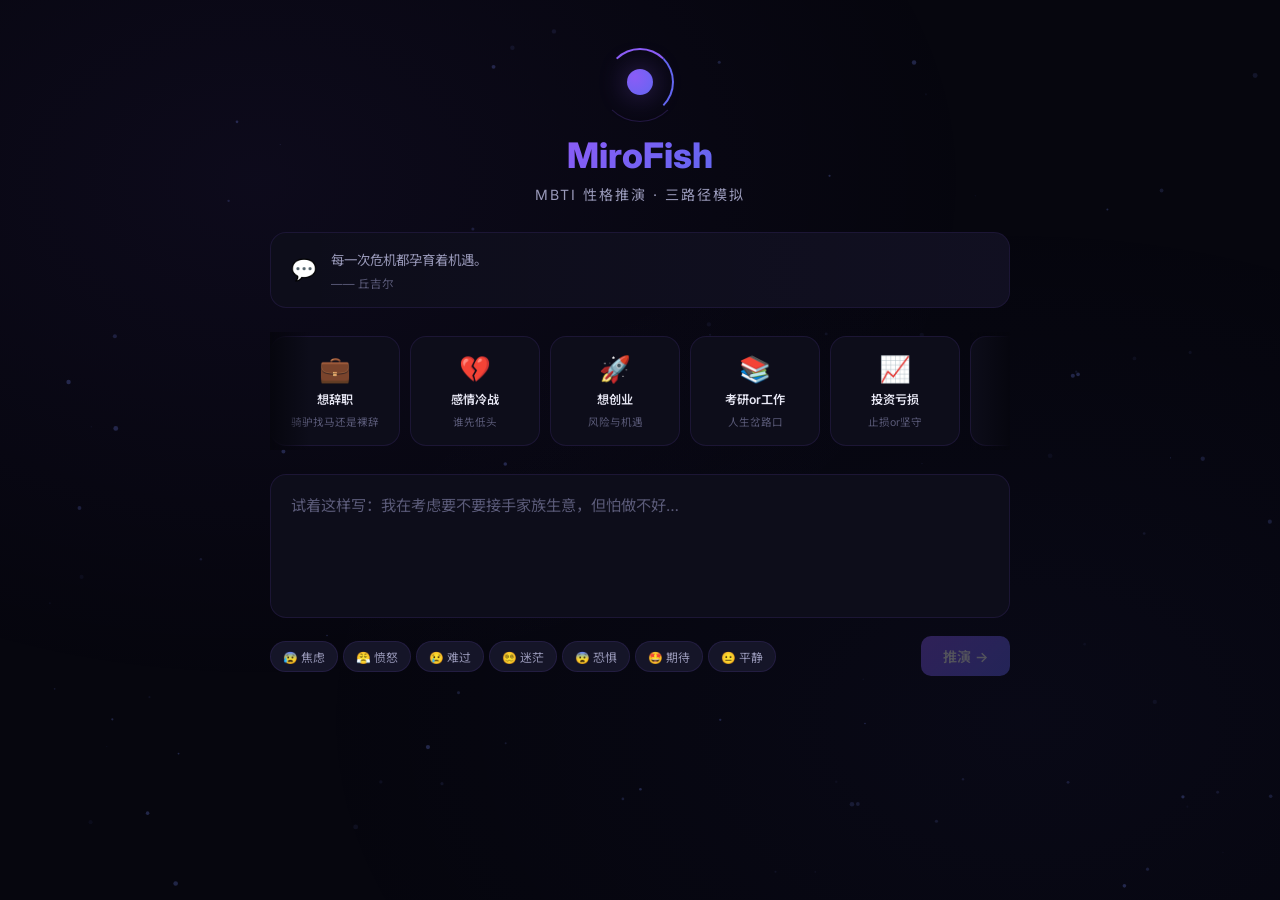
<file: mirofish-v12/index.html>
<!DOCTYPE html>
<html lang="zh-CN">
<head>
  <meta charset="UTF-8">
  <meta name="viewport" content="width=device-width, initial-scale=1.0">
  <title>MiroFish v12 - MBTI 性格推演</title>
  <link rel="preconnect" href="https://fonts.googleapis.com">
  <link href="https://fonts.googleapis.com/css2?family=Inter:wght@400;600;700;800&family=Noto+Sans+SC:wght@400;500;600;700&display=swap" rel="stylesheet">
  <link rel="stylesheet" href="styles.css">
</head>
<body>
  <canvas id="bgCanvas"></canvas>
  <div class="bg-gradient"></div>

  <div class="app">
    <!-- ========== Phase 1: Input ========== -->
    <div id="phaseInput" class="phase active">
      <div class="phase-inner">
        <div class="header">
          <div class="logo-mark">
            <div class="logo-orb"></div>
            <div class="logo-ring"></div>
            <div class="logo-ring2"></div>
          </div>
          <div class="title">
            <span class="title-line">MiroFish</span>
            <span class="title-sub">MBTI 性格推演 · 三路径模拟</span>
          </div>
        </div>

        <div class="daily-inspiration">
          <span class="inspiration-icon">💬</span>
          <div>
            <div class="inspiration-text" id="inspirationText"></div>
            <div class="inspiration-author" id="inspirationAuthor"></div>
          </div>
        </div>

        <div class="scene-carousel">
          <div class="scene-track" id="sceneTrack">
            <div class="scene-card" data-text="我在考虑要不要辞职，但又怕找不到更好的" data-mood="anxious">
              <span class="scene-icon">💼</span>
              <span class="scene-title">想辞职</span>
              <span class="scene-desc">骑驴找马还是裸辞</span>
            </div>
            <div class="scene-card" data-text="和对象吵架了，冷战三天了不知道该不该主动" data-mood="sad">
              <span class="scene-icon">💔</span>
              <span class="scene-title">感情冷战</span>
              <span class="scene-desc">谁先低头</span>
            </div>
            <div class="scene-card" data-text="想创业但怕失败，手里存款不多" data-mood="fearful">
              <span class="scene-icon">🚀</span>
              <span class="scene-title">想创业</span>
              <span class="scene-desc">风险与机遇</span>
            </div>
            <div class="scene-card" data-text="考研还是工作，纠结了半年" data-mood="confused">
              <span class="scene-icon">📚</span>
              <span class="scene-title">考研or工作</span>
              <span class="scene-desc">人生岔路口</span>
            </div>
            <div class="scene-card" data-text="股票亏了很多，不知道该割肉还是死扛" data-mood="anxious">
              <span class="scene-icon">📈</span>
              <span class="scene-title">投资亏损</span>
              <span class="scene-desc">止损or坚守</span>
            </div>
            <div class="scene-card" data-text="最近焦虑失眠很严重，感觉什么都提不起兴趣" data-mood="sad">
              <span class="scene-icon">🧠</span>
              <span class="scene-title">焦虑失眠</span>
              <span class="scene-desc">身心俱疲</span>
            </div>
            <div class="scene-card" data-text="要不要接手家族生意，怕做不好辜负父母" data-mood="fearful">
              <span class="scene-icon">👨‍👩‍👧</span>
              <span class="scene-title">家族生意</span>
              <span class="scene-desc">责任与自我</span>
            </div>
            <div class="scene-card" data-text="副业做了三个月没什么起色，要不要放弃" data-mood="confused">
              <span class="scene-icon">📱</span>
              <span class="scene-title">副业瓶颈</span>
              <span class="scene-desc">坚持or止损</span>
            </div>
          </div>
        </div>

        <div class="input-container">
          <div class="input-glow"></div>
          <textarea id="userInput" rows="4" placeholder="试着这样写：我在考虑要不要接手家族生意，但怕做不好…"></textarea>
          <div class="input-bar">
            <div class="mood-mini">
              <button class="mood-chip" data-mood="anxious">😰 焦虑</button>
              <button class="mood-chip" data-mood="angry">😤 愤怒</button>
              <button class="mood-chip" data-mood="sad">😢 难过</button>
              <button class="mood-chip" data-mood="confused">😵‍💫 迷茫</button>
              <button class="mood-chip" data-mood="fearful">😨 恐惧</button>
              <button class="mood-chip" data-mood="hopeful">🤩 期待</button>
              <button class="mood-chip" data-mood="neutral">😐 平静</button>
            </div>
            <button class="btn-glow" id="btnNext" disabled>推演 →</button>
          </div>
        </div>
      </div>
    </div>

    <!-- ========== Phase 2: Calibrate ========== -->
    <div id="phaseCalibrate" class="phase">
      <div class="phase-inner">
        <div class="phase-nav">
          <button class="btn-ghost" id="btnBack">← 返回</button>
          <h2>校准推演参数</h2>
          <div></div>
        </div>

        <div class="keyword-cloud" id="keywordCloud"></div>

        <!-- MBTI 预选 -->
        <div class="mbti-pref" id="mbtiPref"></div>

        <!-- 口吻选择 -->
        <div class="persona-selector">
          <div class="persona-title">选择推演口吻</div>
          <div class="persona-options">
            <button class="persona-btn selected" data-persona="brutal">
              <span class="persona-icon">🔥</span>
              <span class="persona-name">毒舌朋友</span>
              <span class="persona-desc">直接骂醒你，不给面子</span>
            </button>
            <button class="persona-btn" data-persona="elder">
              <span class="persona-icon">🪞</span>
              <span class="persona-name">年长10岁的自己</span>
              <span class="persona-desc">讲真实教训，像照镜子</span>
            </button>
            <button class="persona-btn" data-persona="stranger">
              <span class="persona-icon">🤝</span>
              <span class="persona-name">过来人</span>
              <span class="persona-desc">同样困境的人，分享选择</span>
            </button>
          </div>
        </div>

        <div class="slider-stack">
          <div class="slider-row">
            <div class="slider-info">
              <span class="slider-label">影响范围</span>
              <span class="slider-val" id="valScope">仅自己</span>
            </div>
            <input type="range" class="range-slider" id="slScope" min="1" max="5" value="1">
            <div class="slider-range"><span>仅自己</span><span>全社会</span></div>
          </div>
          <div class="slider-row">
            <div class="slider-info">
              <span class="slider-label">情绪强度</span>
              <span class="slider-val" id="valIntensity">中等</span>
            </div>
            <input type="range" class="range-slider" id="slIntensity" min="1" max="5" value="3">
            <div class="slider-range"><span>微弱</span><span>剧烈</span></div>
          </div>
          <div class="slider-row">
            <div class="slider-info">
              <span class="slider-label">推演时间跨度</span>
              <span class="slider-val" id="valTime">一个月</span>
            </div>
            <input type="range" class="range-slider" id="slTime" min="1" max="5" value="3">
            <div class="slider-range"><span>一周</span><span>一年</span></div>
          </div>
          <div class="slider-row">
            <div class="slider-info">
              <span class="slider-label">不确定性</span>
              <span class="slider-val" id="valUncertainty">中等</span>
            </div>
            <input type="range" class="range-slider" id="slUncertainty" min="1" max="5" value="3">
            <div class="slider-range"><span>几乎确定</span><span>完全未知</span></div>
          </div>
        </div>

        <div class="factors-wrap">
          <div class="factors-title">外部影响因素（可多选）</div>
          <div class="factor-grid">
            <button class="factor-chip" data-factor="media">📱 社交媒体放大</button>
            <button class="factor-chip" data-factor="authority">👔 权威介入</button>
            <button class="factor-chip" data-factor="peer">👥 同辈压力</button>
            <button class="factor-chip" data-factor="money">💰 经济因素</button>
            <button class="factor-chip" data-factor="time">⏰ 时间紧迫</button>
            <button class="factor-chip" data-factor="reputation">🎭 面子/声誉</button>
            <button class="factor-chip" data-factor="health">❤️ 健康相关</button>
            <button class="factor-chip" data-factor="family">👨‍👩‍👧 家庭牵扯</button>
          </div>
          <div class="factor-feedback" id="factorFeedback" style="display:none"></div>
        </div>

        <div class="phase-footer">
          <button class="btn-glow large" id="btnStart">
            <span>开始推演</span>
            <span class="btn-shine"></span>
          </button>
        </div>
      </div>
    </div>

    <!-- ========== Phase 3: Simulate ========== -->
    <div id="phaseSimulate" class="phase">
      <div class="phase-inner">
        <div class="sim-bar">
          <div class="sim-status"><span class="pulse-dot"></span><span>推演中...</span></div>
          <span class="sim-engine">MiroFish v12</span>
        </div>

        <div class="empathy-section">
          <span class="empathy-icon">🪞</span>
          <div class="empathy-text" id="empathyText"></div>
        </div>

        <div class="sim-progress">
          <div class="sim-progress-bar" id="simProgressBar"></div>
        </div>

        <div class="sim-steps" id="simSteps"></div>

        <div class="loading-insights" id="loadingInsights"></div>
      </div>
    </div>

    <!-- ========== Phase 4: Result ========== -->
    <div id="phaseResult" class="phase">
      <div class="phase-inner">
        <div class="result-empathy">
          <div class="empathy-avatar" id="personaResultIcon">🔥</div>
          <div class="empathy-bubble" id="empathyBubble"></div>
        </div>

        <!-- MBTI 性格卡片 -->
        <div class="section-block reveal" id="mbtiCard">
          <div class="mbti-card">
            <div class="mbti-card-header">
              <span class="mbti-card-icon">🧠</span>
              <span class="mbti-card-title">性格分析</span>
            </div>
            <div class="mbti-type" id="mbtiType">--</div>
            <div class="mbti-confidence" id="mbtiConfidence">--</div>
            <div class="mbti-bars" id="mbtiBars"></div>
            <div class="mbti-style" id="mbtiStyle"></div>
          </div>
        </div>

        <div class="paths-header">
          <div class="paths-title">三条推演路径</div>
          <div class="paths-sub">每条路径只讲关键转折，不废话</div>
        </div>

        <div class="prob-display">
          <div class="prob-item prob-opt">
            <div class="prob-number" id="probOptimistic">0%</div>
            <div class="prob-label">乐观</div>
          </div>
          <div class="prob-item prob-neu">
            <div class="prob-number" id="probNeutral">0%</div>
            <div class="prob-label">中性</div>
          </div>
          <div class="prob-item prob-pes">
            <div class="prob-number" id="probPessimistic">0%</div>
            <div class="prob-label">悲观</div>
          </div>
        </div>

        <div class="paths-grid">
          <div class="path-card path-optimistic reveal">
            <div class="path-header">
              <span class="path-icon">🌅</span>
              <span class="path-name">乐观路径</span>
              <span class="path-prob" id="probOptLabel"></span>
            </div>
            <div class="path-body" id="pathOptimistic"></div>
          </div>
          <div class="path-card path-neutral reveal">
            <div class="path-header">
              <span class="path-icon">🌊</span>
              <span class="path-name">中性路径</span>
              <span class="path-prob" id="probNeuLabel"></span>
            </div>
            <div class="path-body" id="pathNeutral"></div>
          </div>
          <div class="path-card path-pessimistic reveal">
            <div class="path-header">
              <span class="path-icon">🌧️</span>
              <span class="path-name">悲观路径</span>
              <span class="path-prob" id="probPesLabel"></span>
            </div>
            <div class="path-body" id="pathPessimistic"></div>
          </div>
        </div>

        <div class="section-block reveal">
          <div class="section-title">未来三个月最可能发生的三件烂事</div>
          <div class="bad-things-list stagger" id="badThingsList"></div>
        </div>

        <div class="section-block reveal">
          <div class="section-title">真实数据</div>
          <div class="stats-grid stagger" id="statsGrid"></div>
        </div>

        <div class="section-block reveal">
          <div class="section-title">延伸阅读</div>
          <div class="reading-cards stagger" id="readingCards"></div>
        </div>

        <div class="section-block reveal">
          <div class="poll-section">
            <div class="poll-question">哪个结局最像你？</div>
            <div class="poll-options">
              <div class="poll-option" data-vote="optimistic">
                <span class="poll-option-icon">🌅</span>
                <span class="poll-option-text">乐观路径——我就是这么想的</span>
              </div>
              <div class="poll-option" data-vote="neutral">
                <span class="poll-option-icon">🌊</span>
                <span class="poll-option-text">中性路径——大概率就这样</span>
              </div>
              <div class="poll-option" data-vote="pessimistic">
                <span class="poll-option-icon">🌧️</span>
                <span class="poll-option-text">悲观路径——我怕的就是这个</span>
              </div>
            </div>
            <div class="poll-result" id="pollResult">
              <div class="poll-bar-wrap">
                <span class="poll-bar-label">乐观</span>
                <div class="poll-bar-track"><div class="poll-bar-fill fill-opt" id="pollBarOpt" style="width:0%"></div></div>
                <span class="poll-bar-pct" id="pollPctOpt">--</span>
              </div>
              <div class="poll-bar-wrap">
                <span class="poll-bar-label">中性</span>
                <div class="poll-bar-track"><div class="poll-bar-fill fill-neu" id="pollBarNeu" style="width:0%"></div></div>
                <span class="poll-bar-pct" id="pollPctNeu">--</span>
              </div>
              <div class="poll-bar-wrap">
                <span class="poll-bar-label">悲观</span>
                <div class="poll-bar-track"><div class="poll-bar-fill fill-pes" id="pollBarPes" style="width:0%"></div></div>
                <span class="poll-bar-pct" id="pollPctPes">--</span>
              </div>
            </div>
            <div class="poll-voted-count" id="pollVotedCount"></div>
          </div>
        </div>

        <div class="section-block reveal">
          <div class="emoji-section">
            <div class="emoji-header">
              <div class="emoji-header-left">
                <span class="emoji-header-icon">🎨</span>
                <div>
                  <div class="emoji-header-title">Emoji 合成器</div>
                  <div class="emoji-header-sub">拖拽移动 · 滚轮/双指缩放 · 双击删除</div>
                </div>
              </div>
            </div>
            <div class="emoji-keyword-bar">
              <input class="emoji-keyword-input" id="emojiKeywordInput" placeholder="输入关键词（如：焦虑、爱情、工作）">
              <button class="emoji-btn-small primary" id="btnEmojiGenerate">生成</button>
              <button class="emoji-btn-small" id="btnEmojiRandom">随机</button>
            </div>
            <div class="emoji-canvas-wrap">
              <canvas id="emojiCanvas"></canvas>
              <div class="emoji-canvas-hint">拖拽移动 · 滚轮/双指缩放 · 双击删除</div>
            </div>
            <div class="emoji-palette">
              <div class="emoji-palette-tabs" id="emojiPaletteTabs"></div>
              <div class="emoji-palette-grid" id="emojiPaletteGrid"></div>
            </div>
            <div class="emoji-actions">
              <button class="emoji-btn-small" id="btnEmojiClear">清空</button>
              <button class="emoji-btn-small" id="btnEmojiUndo">撤销</button>
            </div>
          </div>
        </div>

        <div class="section-block reveal">
          <div class="rating-section">
            <div class="rating-question">给这个推演打个分（1-5星）</div>
            <div class="rating-stars" id="ratingStars">
              <span class="rating-star" data-rating="1">⭐</span>
              <span class="rating-star" data-rating="2">⭐</span>
              <span class="rating-star" data-rating="3">⭐</span>
              <span class="rating-star" data-rating="4">⭐</span>
              <span class="rating-star" data-rating="5">⭐</span>
            </div>
            <div class="rating-feedback">
              <input class="rating-input" id="ratingFeedbackInput" placeholder="它漏掉了什么？（可选）">
              <button class="rating-submit" id="btnRatingSubmit">提交</button>
            </div>
            <div class="rating-thanks" id="ratingThanks">感谢你的反馈！</div>
          </div>
        </div>

        <div class="action-row">
          <button class="btn-ghost" id="btnExport"><span>📸 保存截图</span></button>
          <button class="btn-ghost" id="btnShare"><span>📋 复制摘要</span></button>
          <button class="btn-glow" id="btnNew">🔄 新的推演</button>
        </div>
      </div>
    </div>
  </div>

  <script src="data.js"></script>
  <script src="engine.js"></script>
  <script src="audio.js"></script>
  <script src="app.js"></script>
</body>
</html>
</file>
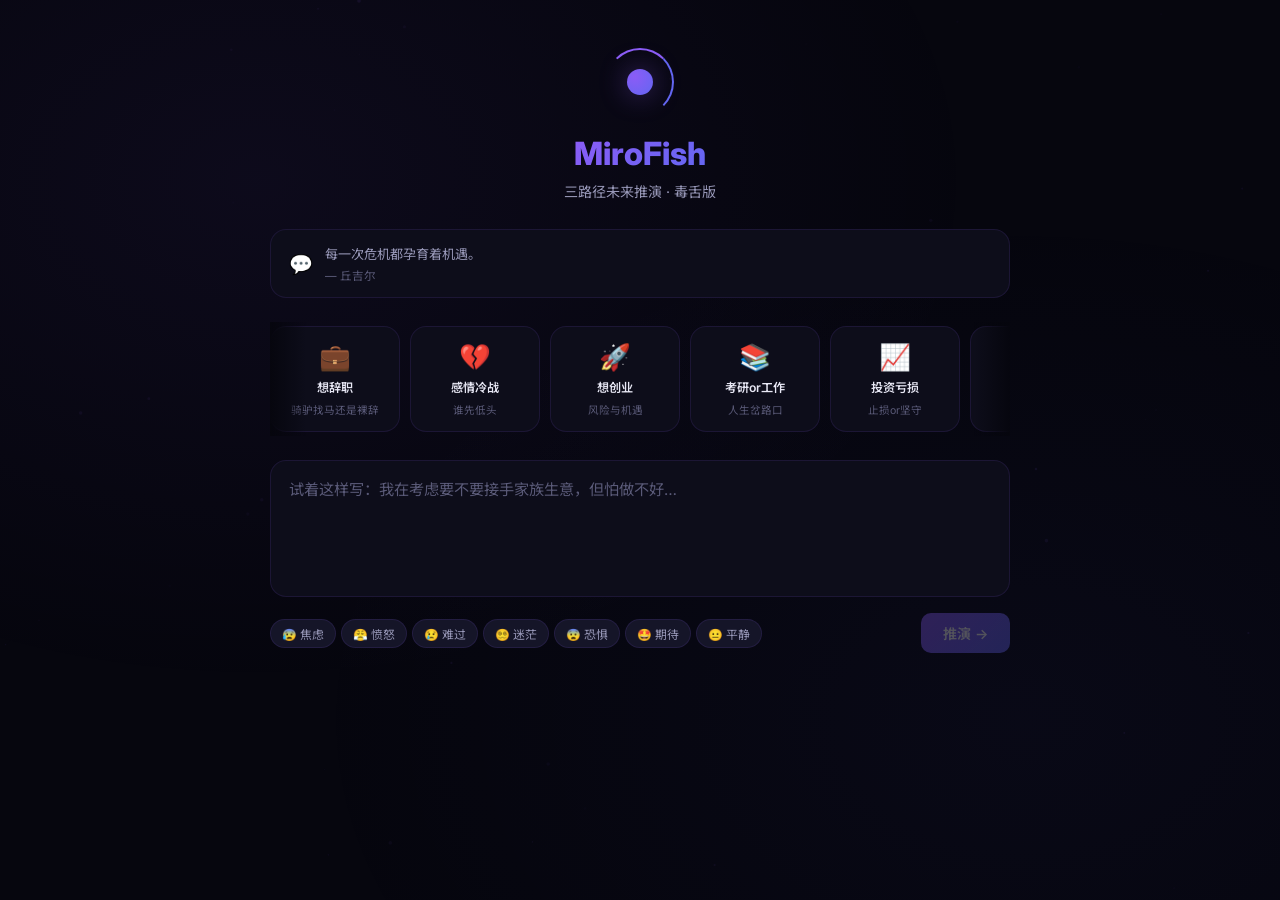
<file: mirofish-v7/index.html>
<!DOCTYPE html>
<html lang="zh-CN">
<head>
  <meta charset="UTF-8">
  <meta name="viewport" content="width=device-width, initial-scale=1.0">
  <title>MiroFish v7 - 未来推演</title>
  <link rel="preconnect" href="https://fonts.googleapis.com">
  <link href="https://fonts.googleapis.com/css2?family=Inter:wght@400;600;700;800&family=Noto+Sans+SC:wght@400;500;600;700&display=swap" rel="stylesheet">
  <link rel="stylesheet" href="styles.css">
</head>
<body>
  <canvas id="bgCanvas"></canvas>
  <div class="bg-gradient"></div>

  <div class="app">
    <!-- ========== Phase 1: Input ========== -->
    <div id="phaseInput" class="phase active">
      <div class="phase-inner">
        <div class="header">
          <div class="logo-mark">
            <div class="logo-orb"></div>
            <div class="logo-ring"></div>
          </div>
          <div class="title">
            <span class="title-line">MiroFish</span>
            <span class="title-sub">三路径未来推演 · 毒舌版</span>
          </div>
        </div>

        <div class="daily-inspiration">
          <span class="inspiration-icon">💬</span>
          <div>
            <div class="inspiration-text" id="inspirationText"></div>
            <div class="inspiration-author" id="inspirationAuthor"></div>
          </div>
        </div>

        <div class="scene-carousel">
          <div class="scene-track" id="sceneTrack">
            <div class="scene-card" data-text="我在考虑要不要辞职，但又怕找不到更好的" data-mood="anxious">
              <span class="scene-icon">💼</span>
              <span class="scene-title">想辞职</span>
              <span class="scene-desc">骑驴找马还是裸辞</span>
            </div>
            <div class="scene-card" data-text="和对象吵架了，冷战三天了不知道该不该主动" data-mood="sad">
              <span class="scene-icon">💔</span>
              <span class="scene-title">感情冷战</span>
              <span class="scene-desc">谁先低头</span>
            </div>
            <div class="scene-card" data-text="想创业但怕失败，手里存款不多" data-mood="fearful">
              <span class="scene-icon">🚀</span>
              <span class="scene-title">想创业</span>
              <span class="scene-desc">风险与机遇</span>
            </div>
            <div class="scene-card" data-text="考研还是工作，纠结了半年" data-mood="confused">
              <span class="scene-icon">📚</span>
              <span class="scene-title">考研or工作</span>
              <span class="scene-desc">人生岔路口</span>
            </div>
            <div class="scene-card" data-text="股票亏了很多，不知道该割肉还是死扛" data-mood="anxious">
              <span class="scene-icon">📈</span>
              <span class="scene-title">投资亏损</span>
              <span class="scene-desc">止损or坚守</span>
            </div>
            <div class="scene-card" data-text="最近焦虑失眠很严重，感觉什么都提不起兴趣" data-mood="sad">
              <span class="scene-icon">🧠</span>
              <span class="scene-title">焦虑失眠</span>
              <span class="scene-desc">身心俱疲</span>
            </div>
            <div class="scene-card" data-text="要不要接手家族生意，怕做不好辜负父母" data-mood="fearful">
              <span class="scene-icon">👨‍👩‍👧</span>
              <span class="scene-title">家族生意</span>
              <span class="scene-desc">责任与自我</span>
            </div>
            <div class="scene-card" data-text="副业做了三个月没什么起色，要不要放弃" data-mood="confused">
              <span class="scene-icon">📱</span>
              <span class="scene-title">副业瓶颈</span>
              <span class="scene-desc">坚持or止损</span>
            </div>
          </div>
        </div>

        <div class="input-container">
          <div class="input-glow"></div>
          <textarea id="userInput" rows="4" placeholder="试着这样写：我在考虑要不要接手家族生意，但怕做不好…"></textarea>
          <div class="input-bar">
            <div class="mood-mini">
              <button class="mood-chip" data-mood="anxious">😰 焦虑</button>
              <button class="mood-chip" data-mood="angry">😤 愤怒</button>
              <button class="mood-chip" data-mood="sad">😢 难过</button>
              <button class="mood-chip" data-mood="confused">😵‍💫 迷茫</button>
              <button class="mood-chip" data-mood="fearful">😨 恐惧</button>
              <button class="mood-chip" data-mood="hopeful">🤩 期待</button>
              <button class="mood-chip" data-mood="neutral">😐 平静</button>
            </div>
            <button class="btn-glow" id="btnNext" disabled>推演 →</button>
          </div>
        </div>
      </div>
    </div>

    <!-- ========== Phase 2: Calibrate ========== -->
    <div id="phaseCalibrate" class="phase">
      <div class="phase-inner">
        <div class="phase-nav">
          <button class="btn-ghost" id="btnBack">← 返回</button>
          <h2>校准推演参数</h2>
          <div></div>
        </div>

        <div class="keyword-cloud" id="keywordCloud"></div>

        <!-- 口吻选择 -->
        <div class="persona-selector">
          <div class="persona-title">选择推演口吻</div>
          <div class="persona-options">
            <button class="persona-btn selected" data-persona="brutal">
              <span class="persona-icon">🔥</span>
              <span class="persona-name">毒舌朋友</span>
              <span class="persona-desc">直接骂醒你，不给面子</span>
            </button>
            <button class="persona-btn" data-persona="elder">
              <span class="persona-icon">🪞</span>
              <span class="persona-name">年长10岁的自己</span>
              <span class="persona-desc">讲真实教训，像照镜子</span>
            </button>
            <button class="persona-btn" data-persona="stranger">
              <span class="persona-icon">🤝</span>
              <span class="persona-name">过来人</span>
              <span class="persona-desc">同样困境的人，分享选择</span>
            </button>
          </div>
        </div>

        <div class="slider-stack">
          <div class="slider-row">
            <div class="slider-info">
              <span class="slider-label">影响范围</span>
              <span class="slider-val" id="valScope">仅自己</span>
            </div>
            <input type="range" class="range-slider" id="slScope" min="1" max="5" value="1">
            <div class="slider-range"><span>仅自己</span><span>全社会</span></div>
          </div>
          <div class="slider-row">
            <div class="slider-info">
              <span class="slider-label">情绪强度</span>
              <span class="slider-val" id="valIntensity">中等</span>
            </div>
            <input type="range" class="range-slider" id="slIntensity" min="1" max="5" value="3">
            <div class="slider-range"><span>微弱</span><span>剧烈</span></div>
          </div>
          <div class="slider-row">
            <div class="slider-info">
              <span class="slider-label">推演时间跨度</span>
              <span class="slider-val" id="valTime">一个月</span>
            </div>
            <input type="range" class="range-slider" id="slTime" min="1" max="5" value="3">
            <div class="slider-range"><span>一周</span><span>一年</span></div>
          </div>
          <div class="slider-row">
            <div class="slider-info">
              <span class="slider-label">不确定性</span>
              <span class="slider-val" id="valUncertainty">中等</span>
            </div>
            <input type="range" class="range-slider" id="slUncertainty" min="1" max="5" value="3">
            <div class="slider-range"><span>几乎确定</span><span>完全未知</span></div>
          </div>
        </div>

        <div class="factors-wrap">
          <div class="factors-title">外部影响因素（可多选）</div>
          <div class="factor-grid">
            <button class="factor-chip" data-factor="media">📱 社交媒体放大</button>
            <button class="factor-chip" data-factor="authority">👔 权威介入</button>
            <button class="factor-chip" data-factor="peer">👥 同辈压力</button>
            <button class="factor-chip" data-factor="money">💰 经济因素</button>
            <button class="factor-chip" data-factor="time">⏰ 时间紧迫</button>
            <button class="factor-chip" data-factor="reputation">🎭 面子/声誉</button>
            <button class="factor-chip" data-factor="health">❤️ 健康相关</button>
            <button class="factor-chip" data-factor="family">👨‍👩‍👧 家庭牵扯</button>
          </div>
        </div>

        <div class="phase-footer">
          <button class="btn-glow large" id="btnStart">
            <span>开始推演</span>
            <span class="btn-shine"></span>
          </button>
        </div>
      </div>
    </div>

    <!-- ========== Phase 3: Simulate ========== -->
    <div id="phaseSimulate" class="phase">
      <div class="phase-inner">
        <div class="sim-bar">
          <div class="sim-status"><span class="pulse-dot"></span><span>推演中...</span></div>
          <span class="sim-engine">MiroFish v7</span>
        </div>

        <div class="empathy-section">
          <span class="empathy-icon">🪞</span>
          <div class="empathy-text" id="empathyText"></div>
        </div>

        <div class="sim-progress">
          <div class="sim-progress-bar" id="simProgressBar"></div>
        </div>

        <div class="sim-steps" id="simSteps"></div>

        <div class="loading-insights" id="loadingInsights"></div>
      </div>
    </div>

    <!-- ========== Phase 4: Result ========== -->
    <div id="phaseResult" class="phase">
      <div class="phase-inner">
        <!-- 口吻 + 共情 -->
        <div class="result-empathy">
          <div class="empathy-avatar" id="personaResultIcon">🔥</div>
          <div class="empathy-bubble" id="empathyBubble"></div>
        </div>

        <!-- 概率概览 -->
        <div class="paths-header">
          <div class="paths-title">三条推演路径</div>
          <div class="paths-sub">每条路径只讲关键转折，不废话</div>
        </div>

        <!-- 概率条 -->
        <div style="display:flex;gap:12px;margin-bottom:20px;justify-content:center;">
          <div style="text-align:center;">
            <div style="font-size:1.4rem;font-weight:800;color:var(--green);" id="probOptimistic">--%</div>
            <div style="font-size:0.72rem;color:var(--text3);">乐观</div>
          </div>
          <div style="text-align:center;">
            <div style="font-size:1.4rem;font-weight:800;color:var(--yellow);" id="probNeutral">--%</div>
            <div style="font-size:0.72rem;color:var(--text3);">中性</div>
          </div>
          <div style="text-align:center;">
            <div style="font-size:1.4rem;font-weight:800;color:var(--red);" id="probPessimistic">--%</div>
            <div style="font-size:0.72rem;color:var(--text3);">悲观</div>
          </div>
        </div>

        <!-- 三条路径 -->
        <div class="paths-grid">
          <div class="path-card path-optimistic">
            <div class="path-header">
              <span class="path-icon">🌅</span>
              <span class="path-name">乐观路径</span>
              <span class="path-prob" id="probOptLabel"></span>
            </div>
            <div class="path-body" id="pathOptimistic"></div>
          </div>
          <div class="path-card path-neutral">
            <div class="path-header">
              <span class="path-icon">🌊</span>
              <span class="path-name">中性路径</span>
              <span class="path-prob" id="probNeuLabel"></span>
            </div>
            <div class="path-body" id="pathNeutral"></div>
          </div>
          <div class="path-card path-pessimistic">
            <div class="path-header">
              <span class="path-icon">🌧️</span>
              <span class="path-name">悲观路径</span>
              <span class="path-prob" id="probPesLabel"></span>
            </div>
            <div class="path-body" id="pathPessimistic"></div>
          </div>
        </div>

        <!-- 三件烂事 -->
        <div class="section-block">
          <div class="section-title">未来三个月最可能发生的三件烂事</div>
          <div class="bad-things-list" id="badThingsList"></div>
        </div>

        <!-- 统计数据 -->
        <div class="section-block">
          <div class="section-title">真实数据</div>
          <div class="stats-grid" id="statsGrid"></div>
        </div>

        <!-- 延伸阅读 -->
        <div class="section-block">
          <div class="section-title">延伸阅读</div>
          <div class="reading-cards" id="readingCards"></div>
        </div>

        <!-- 心理学洞察（隐藏） -->
        <div class="section-block" style="display:none;">
          <div class="insight-card" id="insightCard">
            <div class="insight-header"><span class="insight-icon">🧠</span><span class="insight-title">心理学洞察</span></div>
            <div class="insight-content" id="insightContent"></div>
          </div>
        </div>

        <!-- 互动投票 -->
        <div class="section-block">
          <div class="poll-section">
            <div class="poll-question">哪个结局最像你？</div>
            <div class="poll-options">
              <div class="poll-option" data-vote="optimistic">
                <span class="poll-option-icon">🌅</span>
                <span class="poll-option-text">乐观路径——我就是这么想的</span>
              </div>
              <div class="poll-option" data-vote="neutral">
                <span class="poll-option-icon">🌊</span>
                <span class="poll-option-text">中性路径——大概率就这样</span>
              </div>
              <div class="poll-option" data-vote="pessimistic">
                <span class="poll-option-icon">🌧️</span>
                <span class="poll-option-text">悲观路径——我怕的就是这个</span>
              </div>
            </div>
            <div class="poll-result" id="pollResult">
              <div class="poll-bar-wrap">
                <span class="poll-bar-label">乐观</span>
                <div class="poll-bar-track"><div class="poll-bar-fill fill-opt" id="pollBarOpt" style="width:0%"></div></div>
                <span class="poll-bar-pct" id="pollPctOpt">--</span>
              </div>
              <div class="poll-bar-wrap">
                <span class="poll-bar-label">中性</span>
                <div class="poll-bar-track"><div class="poll-bar-fill fill-neu" id="pollBarNeu" style="width:0%"></div></div>
                <span class="poll-bar-pct" id="pollPctNeu">--</span>
              </div>
              <div class="poll-bar-wrap">
                <span class="poll-bar-label">悲观</span>
                <div class="poll-bar-track"><div class="poll-bar-fill fill-pes" id="pollBarPes" style="width:0%"></div></div>
                <span class="poll-bar-pct" id="pollPctPes">--</span>
              </div>
            </div>
            <div class="poll-voted-count" id="pollVotedCount"></div>
          </div>
        </div>

        <!-- Emoji 合成器 -->
        <div class="section-block">
          <div class="emoji-section">
            <div class="emoji-header">
              <div class="emoji-header-left">
                <span class="emoji-header-icon">🎨</span>
                <div>
                  <div class="emoji-header-title">Emoji 合成器</div>
                  <div class="emoji-header-sub">用 Emoji 表达你此刻的心情</div>
                </div>
              </div>
            </div>
            <div class="emoji-keyword-bar">
              <input class="emoji-keyword-input" id="emojiKeywordInput" placeholder="输入关键词生成 Emoji（如：焦虑、爱情、工作）">
              <button class="emoji-btn-small primary" id="btnEmojiGenerate">生成</button>
              <button class="emoji-btn-small" id="btnEmojiRandom">随机</button>
            </div>
            <div class="emoji-canvas-wrap">
              <canvas id="emojiCanvas"></canvas>
              <div class="emoji-canvas-hint">拖拽移动 · 滚轮缩放 · 双击删除 · Delete键删除</div>
            </div>
            <div class="emoji-palette">
              <div class="emoji-palette-tabs" id="emojiPaletteTabs"></div>
              <div class="emoji-palette-grid" id="emojiPaletteGrid"></div>
            </div>
            <div class="emoji-actions">
              <button class="emoji-btn-small" id="btnEmojiClear">清空</button>
              <button class="emoji-btn-small" id="btnEmojiUndo">撤销</button>
            </div>
          </div>
        </div>

        <!-- 评分 -->
        <div class="section-block">
          <div class="rating-section">
            <div class="rating-question">给这个推演打个分（1-5星）</div>
            <div class="rating-stars" id="ratingStars">
              <span class="rating-star" data-rating="1">⭐</span>
              <span class="rating-star" data-rating="2">⭐</span>
              <span class="rating-star" data-rating="3">⭐</span>
              <span class="rating-star" data-rating="4">⭐</span>
              <span class="rating-star" data-rating="5">⭐</span>
            </div>
            <div class="rating-feedback">
              <input class="rating-input" id="ratingFeedbackInput" placeholder="它漏掉了什么？（可选）">
              <button class="rating-submit" id="btnRatingSubmit">提交</button>
            </div>
            <div class="rating-thanks" id="ratingThanks">感谢你的反馈！</div>
          </div>
        </div>

        <!-- 操作栏 -->
        <div class="action-row">
          <button class="btn-ghost" id="btnExport">📸 保存截图</button>
          <button class="btn-ghost" id="btnShare">📋 复制摘要</button>
          <button class="btn-glow" id="btnNew">🔄 新的推演</button>
        </div>
      </div>
    </div>
  </div>

  <script src="data.js"></script>
  <script src="engine.js"></script>
  <script src="audio.js"></script>
  <script src="app.js"></script>
</body>
</html>
</file>
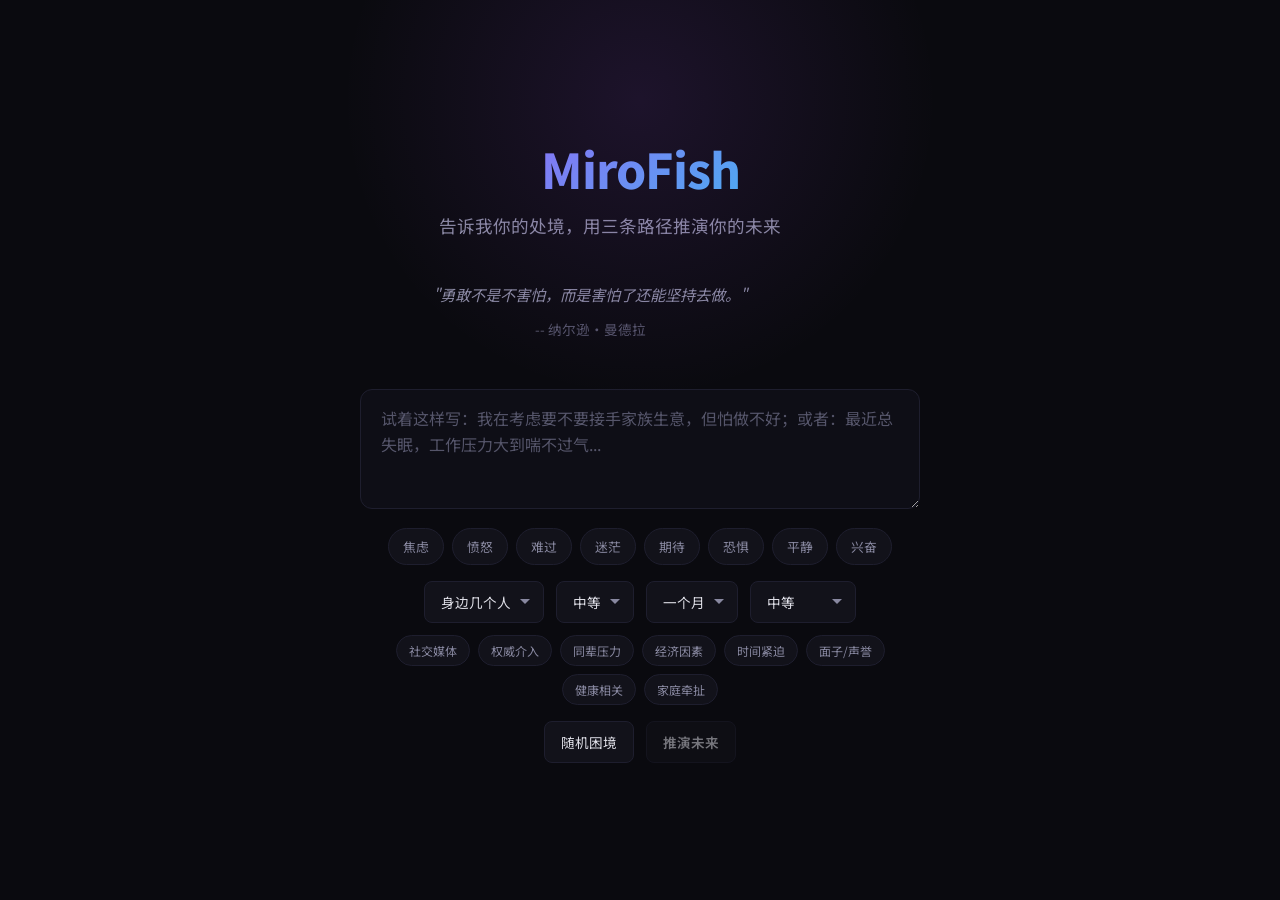
<file: mirofish-v9/index.html>
<!DOCTYPE html>
<html lang="zh-CN">
<head>
  <meta charset="UTF-8">
  <meta name="viewport" content="width=device-width, initial-scale=1.0">
  <title>MiroFish v9 - 未来推演</title>
  <link rel="icon" href="data:image/svg+xml,<svg xmlns='http://www.w3.org/2000/svg' viewBox='0 0 32 32'><circle cx='16' cy='16' r='14' fill='%23a855f7'/><circle cx='16' cy='16' r='6' fill='%230a0a0f'/></svg>">
  <link href="https://fonts.googleapis.com/css2?family=Inter:wght@300;400;500;600;700;800&family=Noto+Sans+SC:wght@300;400;500;700&family=JetBrains+Mono:wght@400;700&display=swap" rel="stylesheet">
  <link rel="stylesheet" href="styles.css">
</head>
<body>

  <!-- Loading Overlay -->
  <div class="loading-overlay" id="loadingOverlay">
    <div class="loading-spinner"></div>
    <div class="loading-text" id="loadingText">正在分析...</div>
    <div class="loading-insight" id="loadingInsightText"></div>
    <div class="loading-progress">
      <div class="loading-progress-bar" id="loadingProgress"></div>
    </div>
  </div>

  <!-- ===== Hero Section ===== -->
  <section id="hero" class="section">
    <div class="container">
      <h1 class="hero-title">MiroFish</h1>
      <p class="hero-subtitle">告诉我你的处境，用三条路径推演你的未来</p>

      <div class="daily-quote" id="dailyQuote"></div>

      <div class="input-area">
        <textarea id="userInput" placeholder="试着这样写：我在考虑要不要接手家族生意，但怕做不好；或者：最近总失眠，工作压力大到喘不过气..."></textarea>

        <div class="mood-selector">
          <button class="mood-btn" data-mood="anxious">焦虑</button>
          <button class="mood-btn" data-mood="angry">愤怒</button>
          <button class="mood-btn" data-mood="sad">难过</button>
          <button class="mood-btn" data-mood="confused">迷茫</button>
          <button class="mood-btn" data-mood="hopeful">期待</button>
          <button class="mood-btn" data-mood="fearful">恐惧</button>
          <button class="mood-btn" data-mood="neutral">平静</button>
          <button class="mood-btn" data-mood="excited">兴奋</button>
        </div>

        <div class="controls-row">
          <select id="slScope">
            <option value="1">仅自己</option>
            <option value="2" selected>身边几个人</option>
            <option value="3">一个群体</option>
            <option value="4">大范围</option>
            <option value="5">全社会</option>
          </select>
          <select id="slIntensity">
            <option value="1">微弱</option>
            <option value="2">轻微</option>
            <option value="3" selected>中等</option>
            <option value="4">强烈</option>
            <option value="5">剧烈</option>
          </select>
          <select id="slTime">
            <option value="1">一周</option>
            <option value="2">两周</option>
            <option value="3" selected>一个月</option>
            <option value="4">三个月</option>
            <option value="5">一年</option>
          </select>
          <select id="slUncertainty">
            <option value="1">几乎确定</option>
            <option value="2">比较确定</option>
            <option value="3" selected>中等</option>
            <option value="4">不确定</option>
            <option value="5">完全未知</option>
          </select>
        </div>

        <div class="factors-grid">
          <button class="factor-chip" data-factor="media">社交媒体</button>
          <button class="factor-chip" data-factor="authority">权威介入</button>
          <button class="factor-chip" data-factor="peer">同辈压力</button>
          <button class="factor-chip" data-factor="money">经济因素</button>
          <button class="factor-chip" data-factor="time">时间紧迫</button>
          <button class="factor-chip" data-factor="reputation">面子/声誉</button>
          <button class="factor-chip" data-factor="health">健康相关</button>
          <button class="factor-chip" data-factor="family">家庭牵扯</button>
        </div>

        <div class="controls-row mt-16">
          <button class="btn-random" id="btnRandom">随机困境</button>
          <button class="btn-primary" id="btnAnalyze" disabled>推演未来</button>
        </div>
      </div>
    </div>
  </section>

  <!-- ===== Results (hidden until analysis) ===== -->
  <div id="results" class="hidden">

    <!-- Empathy -->
    <section class="section visible" style="min-height:auto;padding:60px 0">
      <div class="container">
        <div class="empathy-card">
          <div class="empathy-text" id="empathyText"></div>
          <div class="domain-tag" id="domainTag"></div>
        </div>
      </div>
    </section>

    <!-- River of Fate -->
    <section class="section">
      <div class="container">
        <div class="section-header">
          <h2>命运河流</h2>
          <p class="section-sub">三条支流，三种可能</p>
        </div>
        <div class="river-container">
          <canvas class="river-canvas" id="riverCanvas"></canvas>
        </div>
      </div>
    </section>

    <!-- Three Path Cards -->
    <section class="section">
      <div class="container">
        <div class="section-header">
          <h2>三条推演路径</h2>
          <p class="section-sub">基于你的处境，以下是三种可能的走向</p>
        </div>
        <div class="paths-grid">
          <div class="path-card optimistic" id="path-optimistic"></div>
          <div class="path-card neutral" id="path-neutral"></div>
          <div class="path-card pessimistic" id="path-pessimistic"></div>
        </div>
      </div>
    </section>

    <!-- Radar Chart -->
    <section class="section">
      <div class="container">
        <div class="section-header">
          <h2>心理画像</h2>
          <p class="section-sub">基于你的文字分析生成</p>
        </div>
        <div class="radar-container">
          <div class="radar-canvas-wrap">
            <canvas class="radar-canvas" id="radarCanvas"></canvas>
          </div>
          <div class="radar-legend" id="radarLegend"></div>
        </div>
      </div>
    </section>

    <!-- Animated Stats -->
    <section class="section">
      <div class="container">
        <div class="section-header">
          <h2>真实数据</h2>
          <p class="section-sub">来自行为心理学和统计研究</p>
        </div>
        <div class="stats-grid" id="statsGrid"></div>
      </div>
    </section>

    <!-- Decision Matrix -->
    <section class="section">
      <div class="container">
        <div class="section-header">
          <h2>决策矩阵</h2>
          <p class="section-sub">多维度评估你的选项</p>
        </div>
        <div class="matrix-container" id="decisionMatrix"></div>
      </div>
    </section>

    <!-- Reading Cards -->
    <section class="section">
      <div class="container">
        <div class="section-header">
          <h2>延伸阅读</h2>
          <p class="section-sub">名言、历史类比与心理学概念</p>
        </div>
        <div class="reading-grid" id="readingCards"></div>
      </div>
    </section>

    <!-- Psychology Insight -->
    <section class="section">
      <div class="container">
        <div class="section-header">
          <h2>心理学洞察</h2>
          <p class="section-sub">理解你此刻的心理机制</p>
        </div>
        <div class="psychology-card" id="psychologyCard"></div>
      </div>
    </section>

    <!-- Advice -->
    <section class="section">
      <div class="container">
        <div class="section-header">
          <h2>行动建议</h2>
          <p class="section-sub">基于分析给出的可执行步骤</p>
        </div>
        <div class="advice-list" id="adviceList"></div>
      </div>
    </section>

    <!-- Analysis Chain -->
    <section class="section">
      <div class="container">
        <div class="section-header">
          <h2>分析推理</h2>
          <p class="section-sub">多框架驱动的深度分析</p>
        </div>
        <div id="analysisContent"></div>
      </div>
    </section>

    <!-- Actions -->
    <section class="section" style="min-height:auto;padding:40px 0">
      <div class="container">
        <div class="actions-bar">
          <button class="btn-outline" id="btnAgain">重新推演</button>
          <button class="btn-outline" id="btnShare">复制分享</button>
        </div>
      </div>
    </section>

    <!-- Disclaimer -->
    <div class="disclaimer">
      <div class="container">
        <p>推演基于你的输入生成，不构成现实建议。所有数据来自公开研究，仅供参考。MiroFish v9 - 社会学驱动的叙事引擎。</p>
      </div>
    </div>

  </div>

  <!-- Vote Popup -->
  <div class="vote-popup" id="votePopup">
    <div class="vote-card">
      <h3>你觉得最可能发生的是哪条？</h3>
      <p class="vote-subtitle">你的选择会帮助我们改进推演模型</p>
      <div class="vote-options">
        <button class="vote-option" data-path="optimistic">乐观路径</button>
        <button class="vote-option" data-path="neutral">中性路径</button>
        <button class="vote-option" data-path="pessimistic">悲观路径</button>
      </div>
      <button class="vote-close">跳过</button>
    </div>
  </div>

  <script src="data.js"></script>
  <script src="engine.js"></script>
  <script src="app.js"></script>
</body>
</html>
</file>
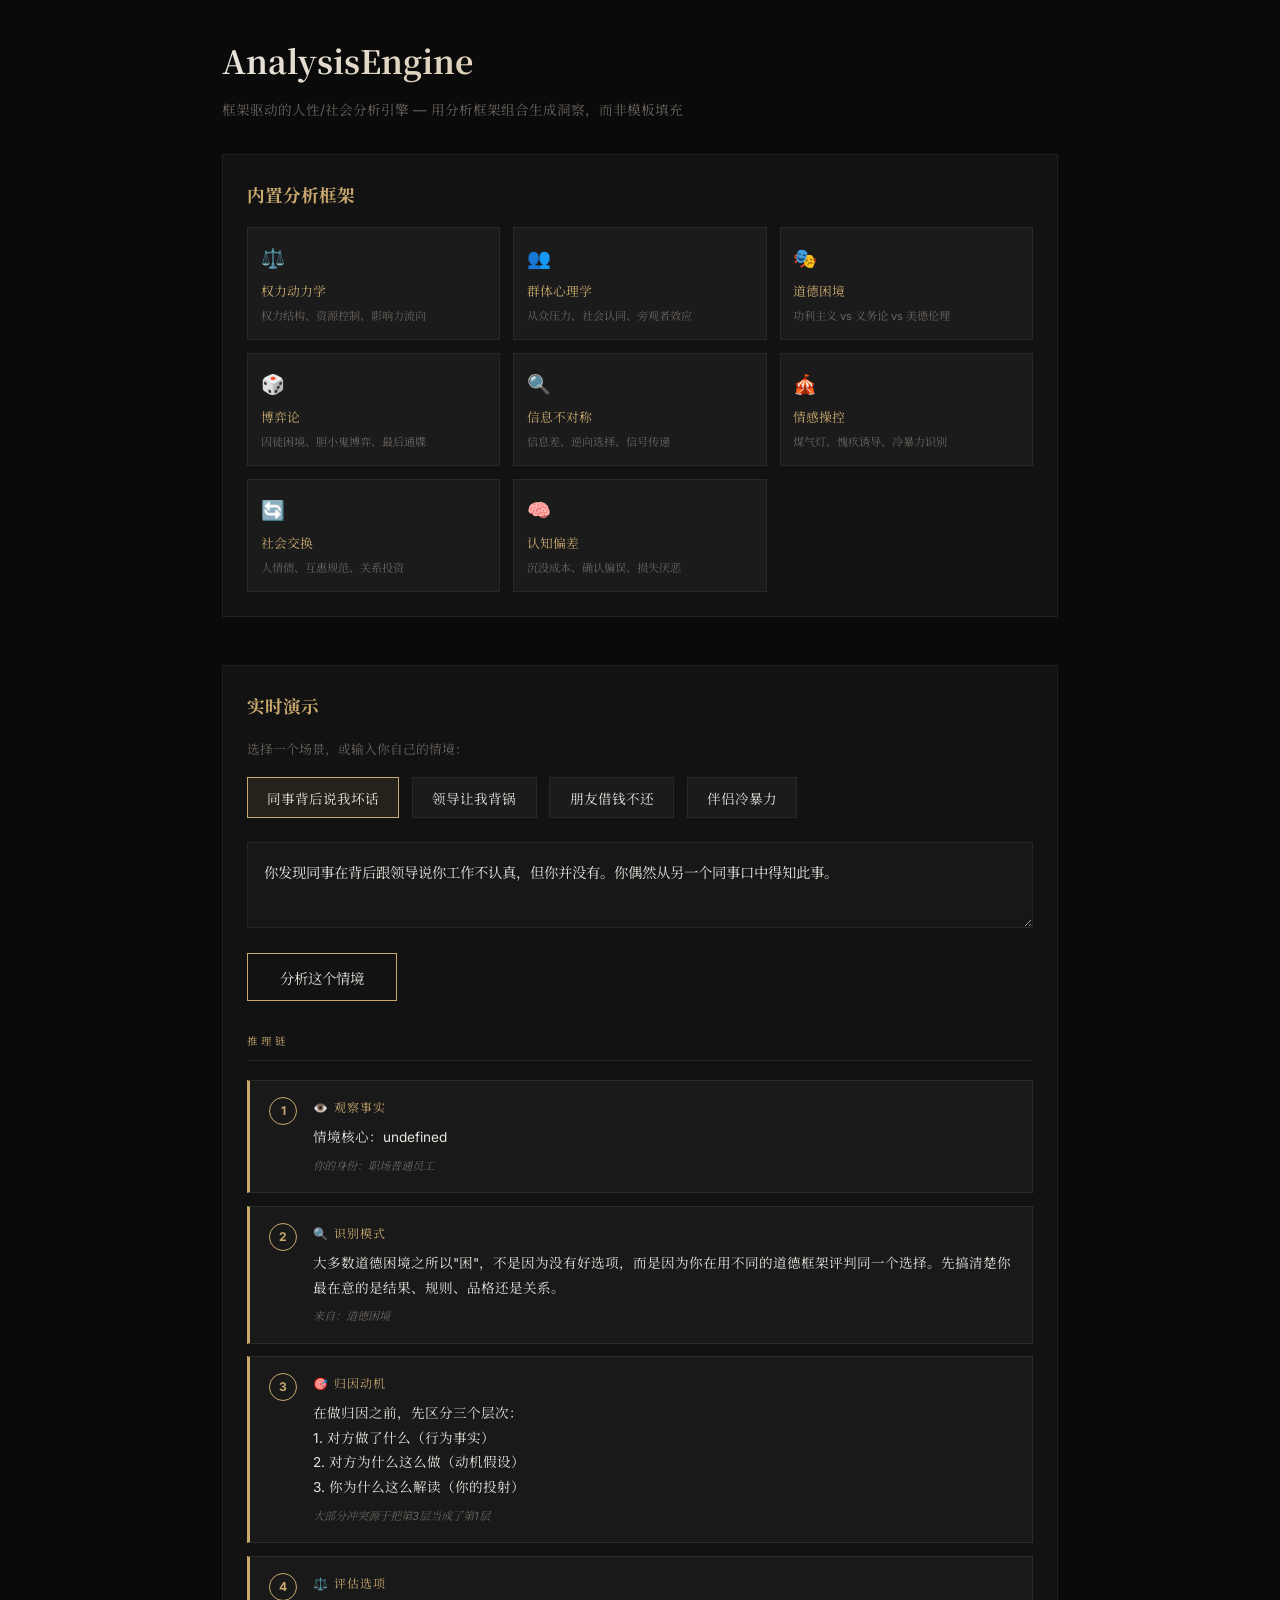
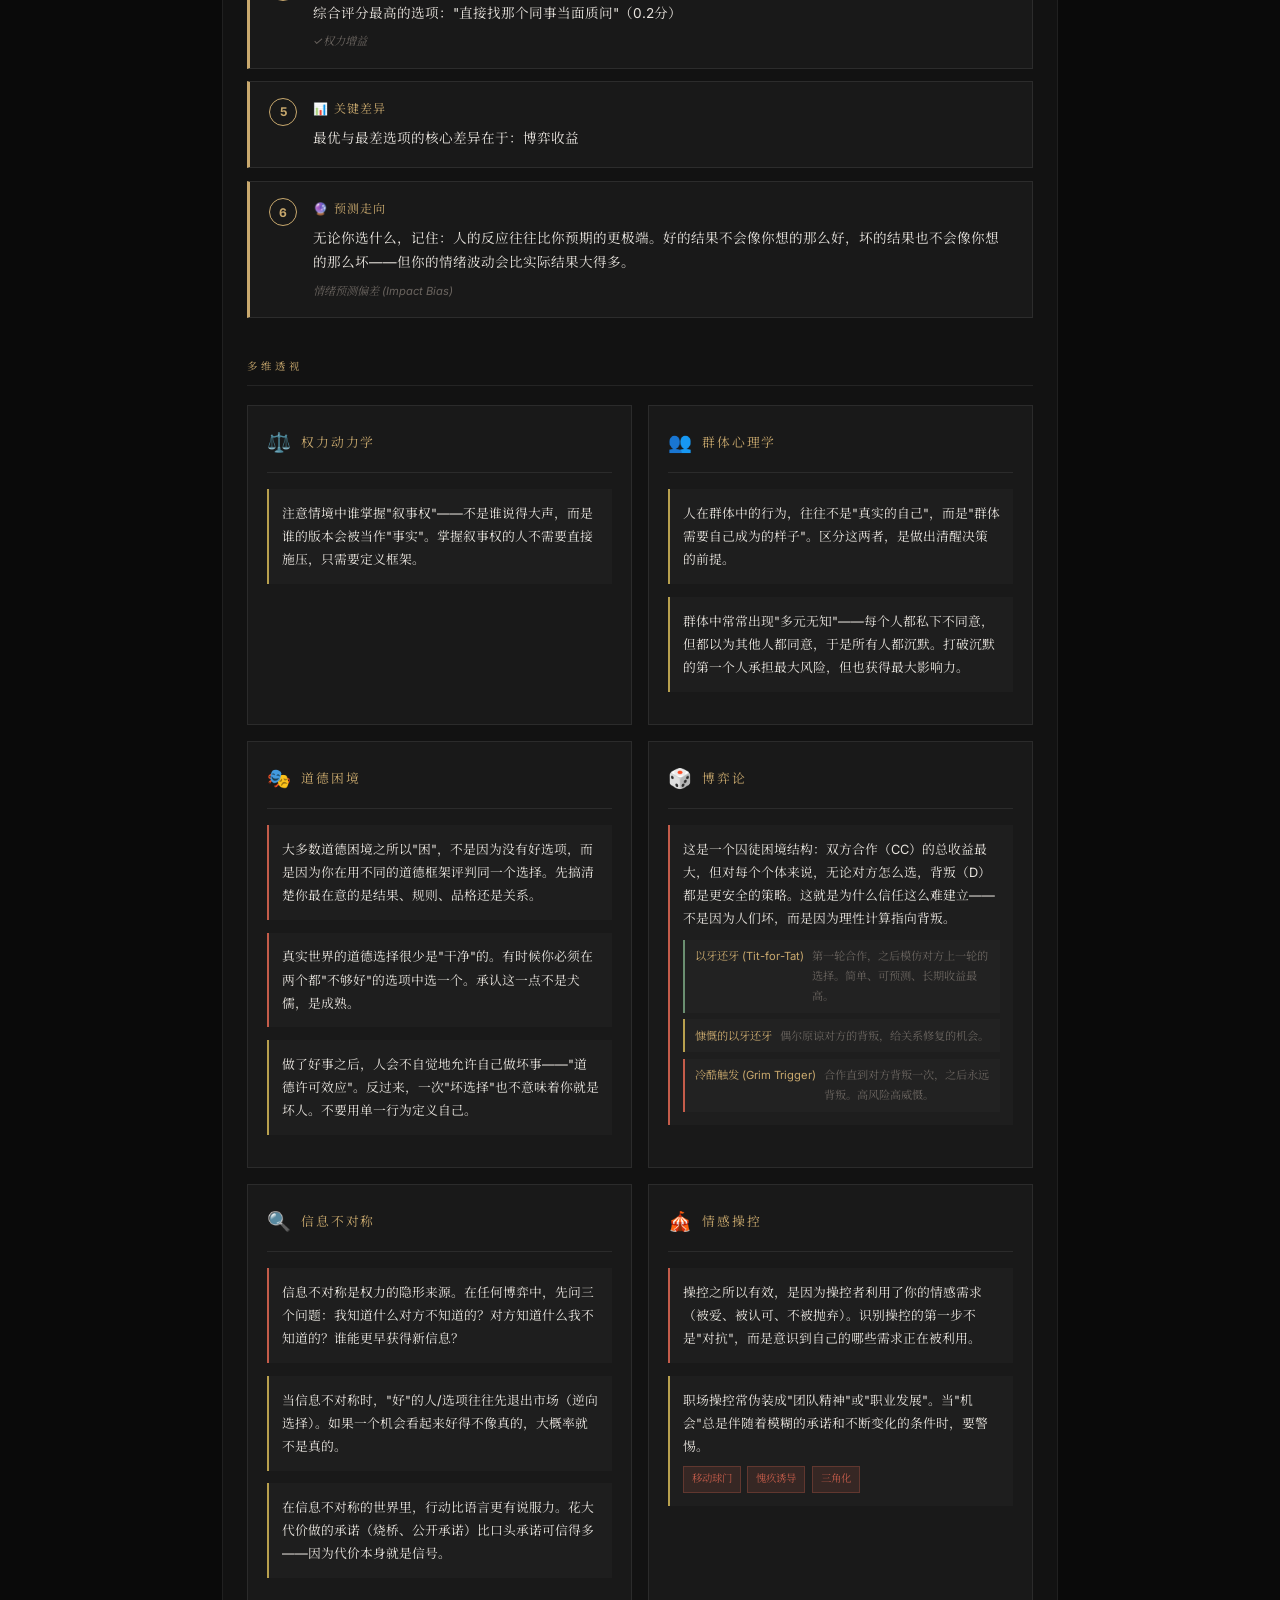
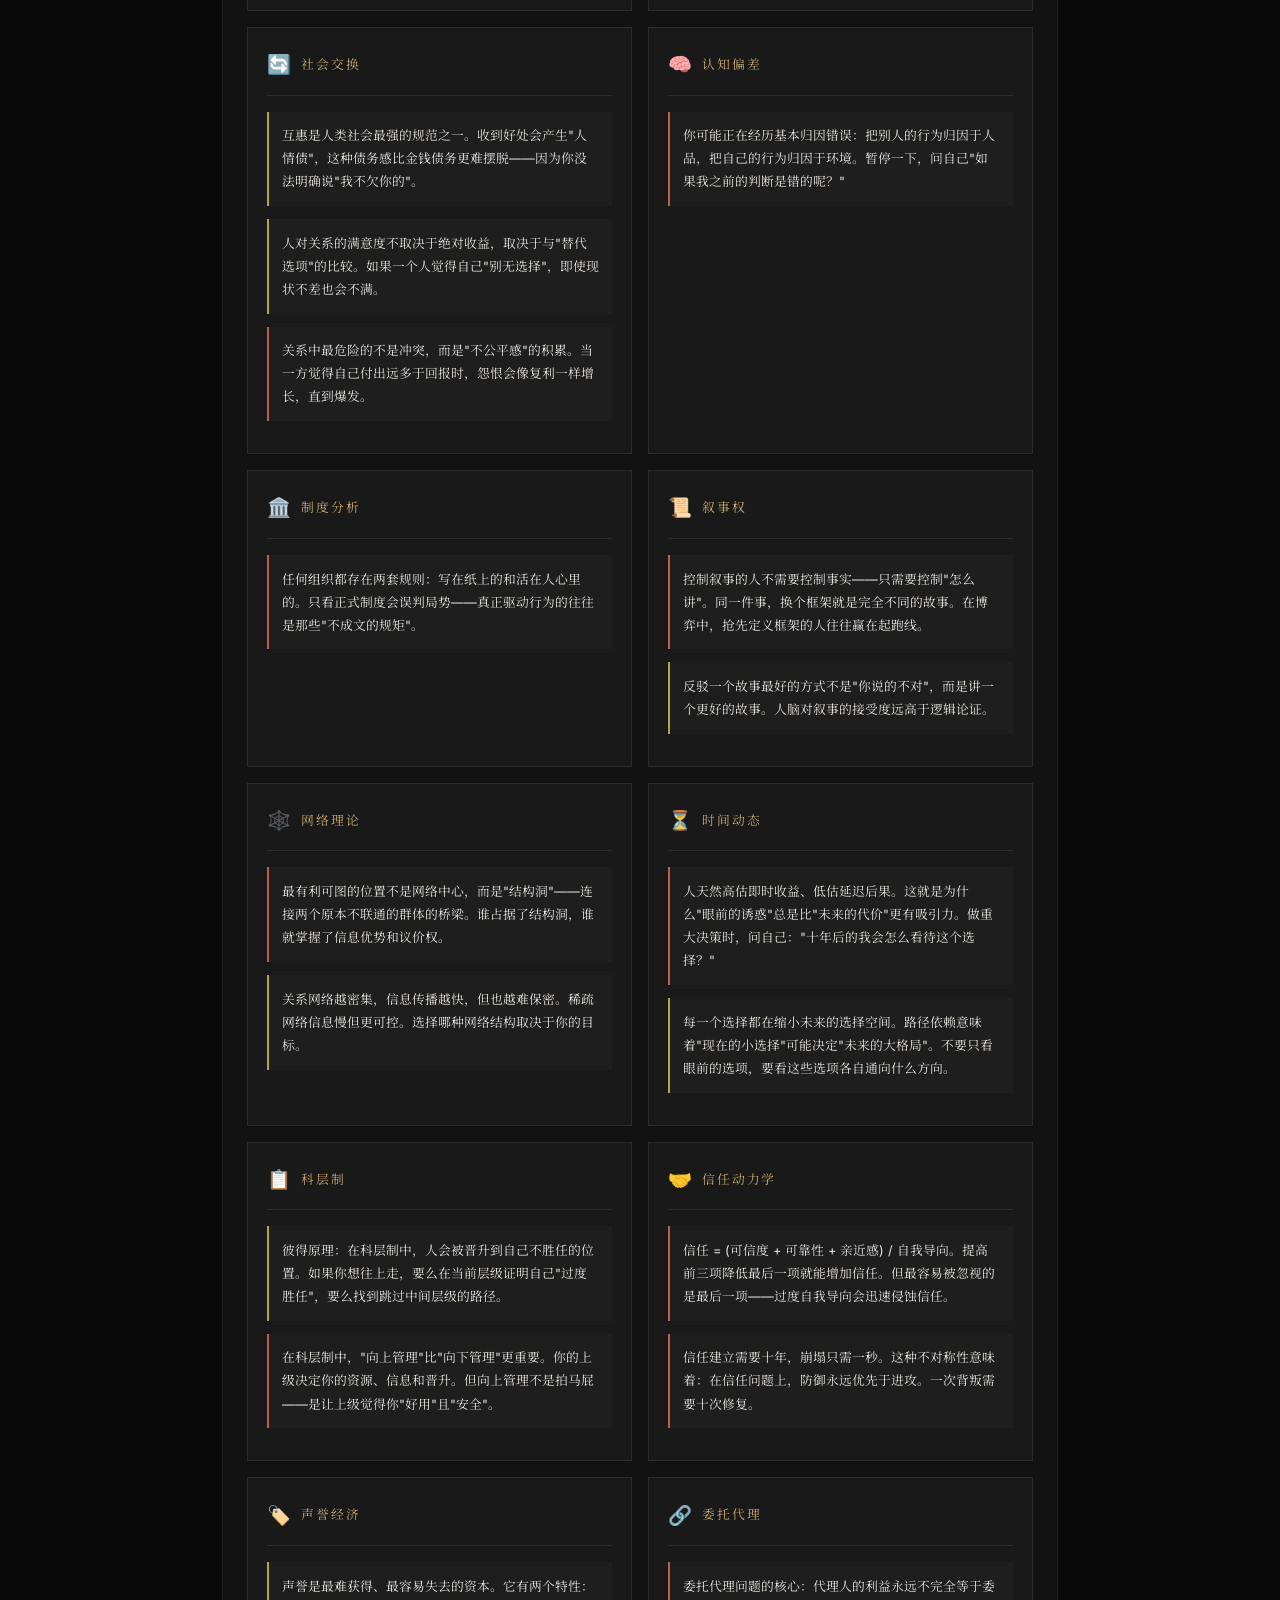
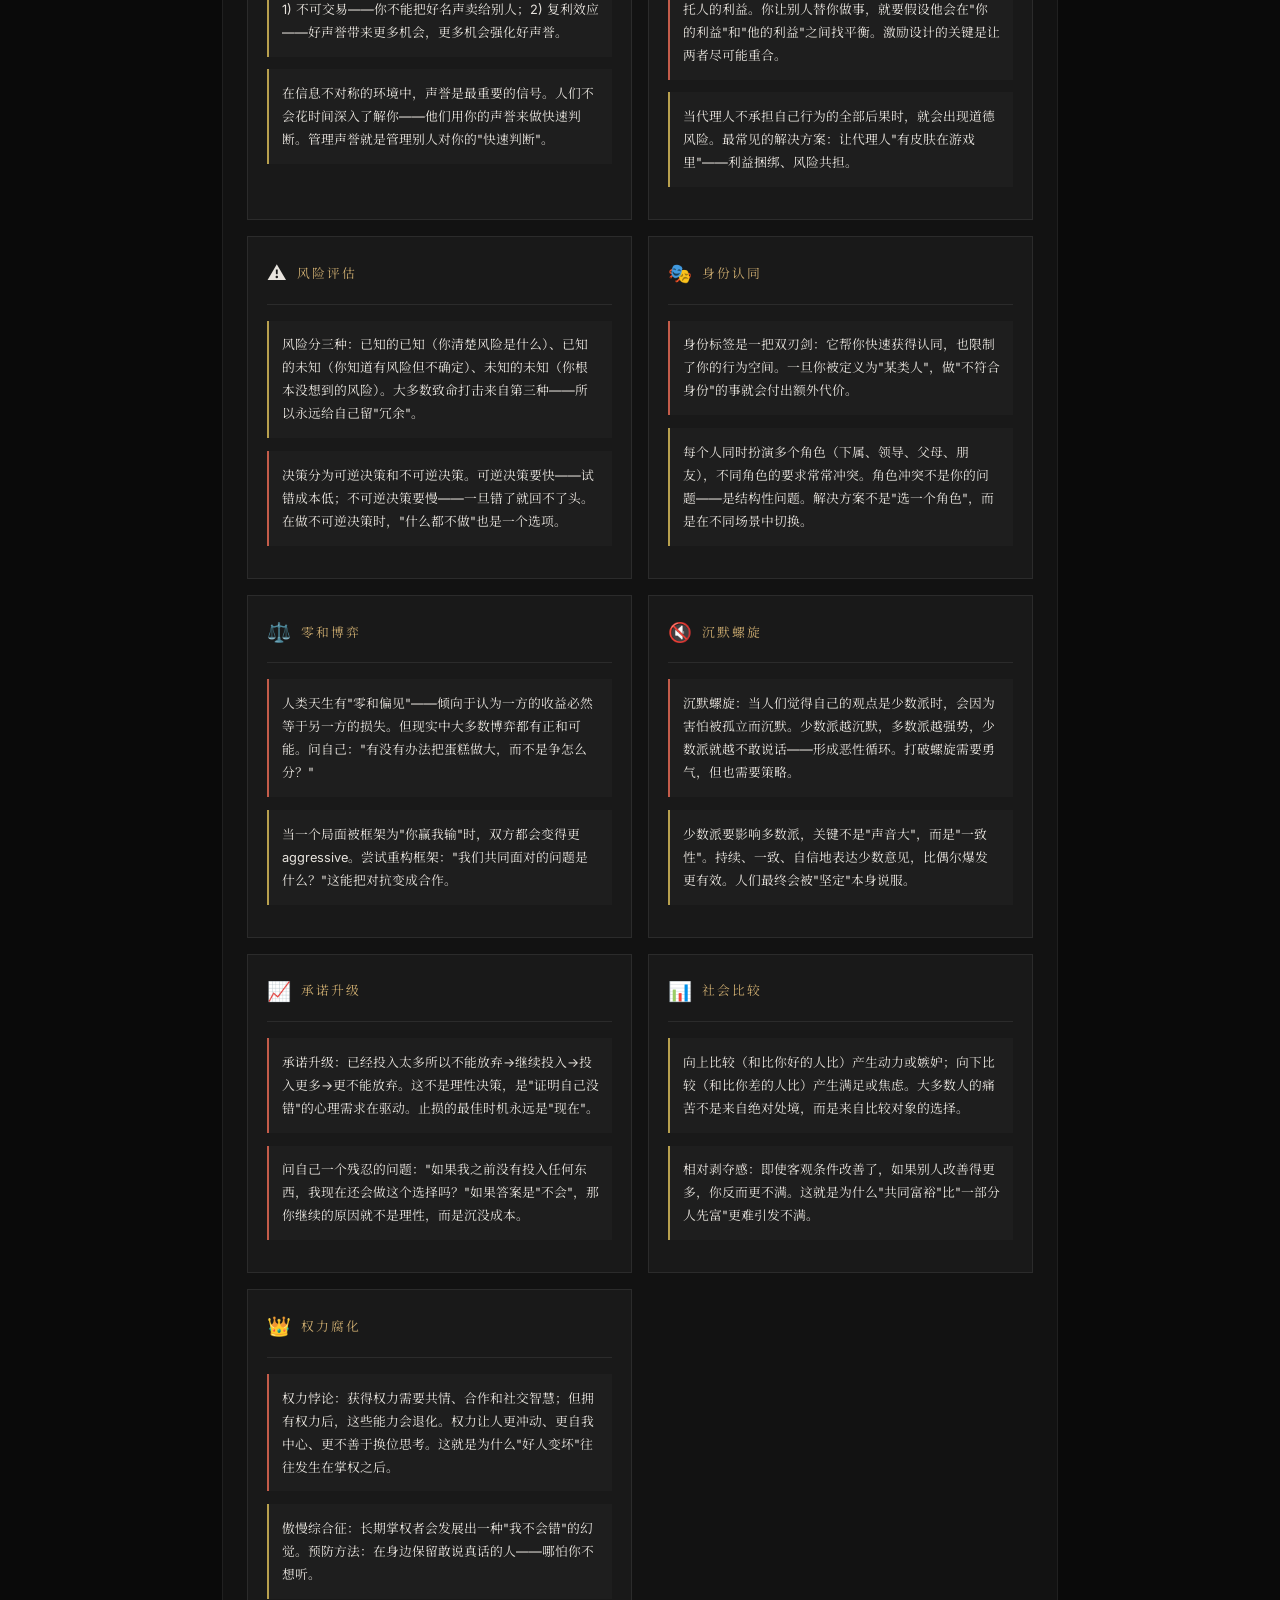
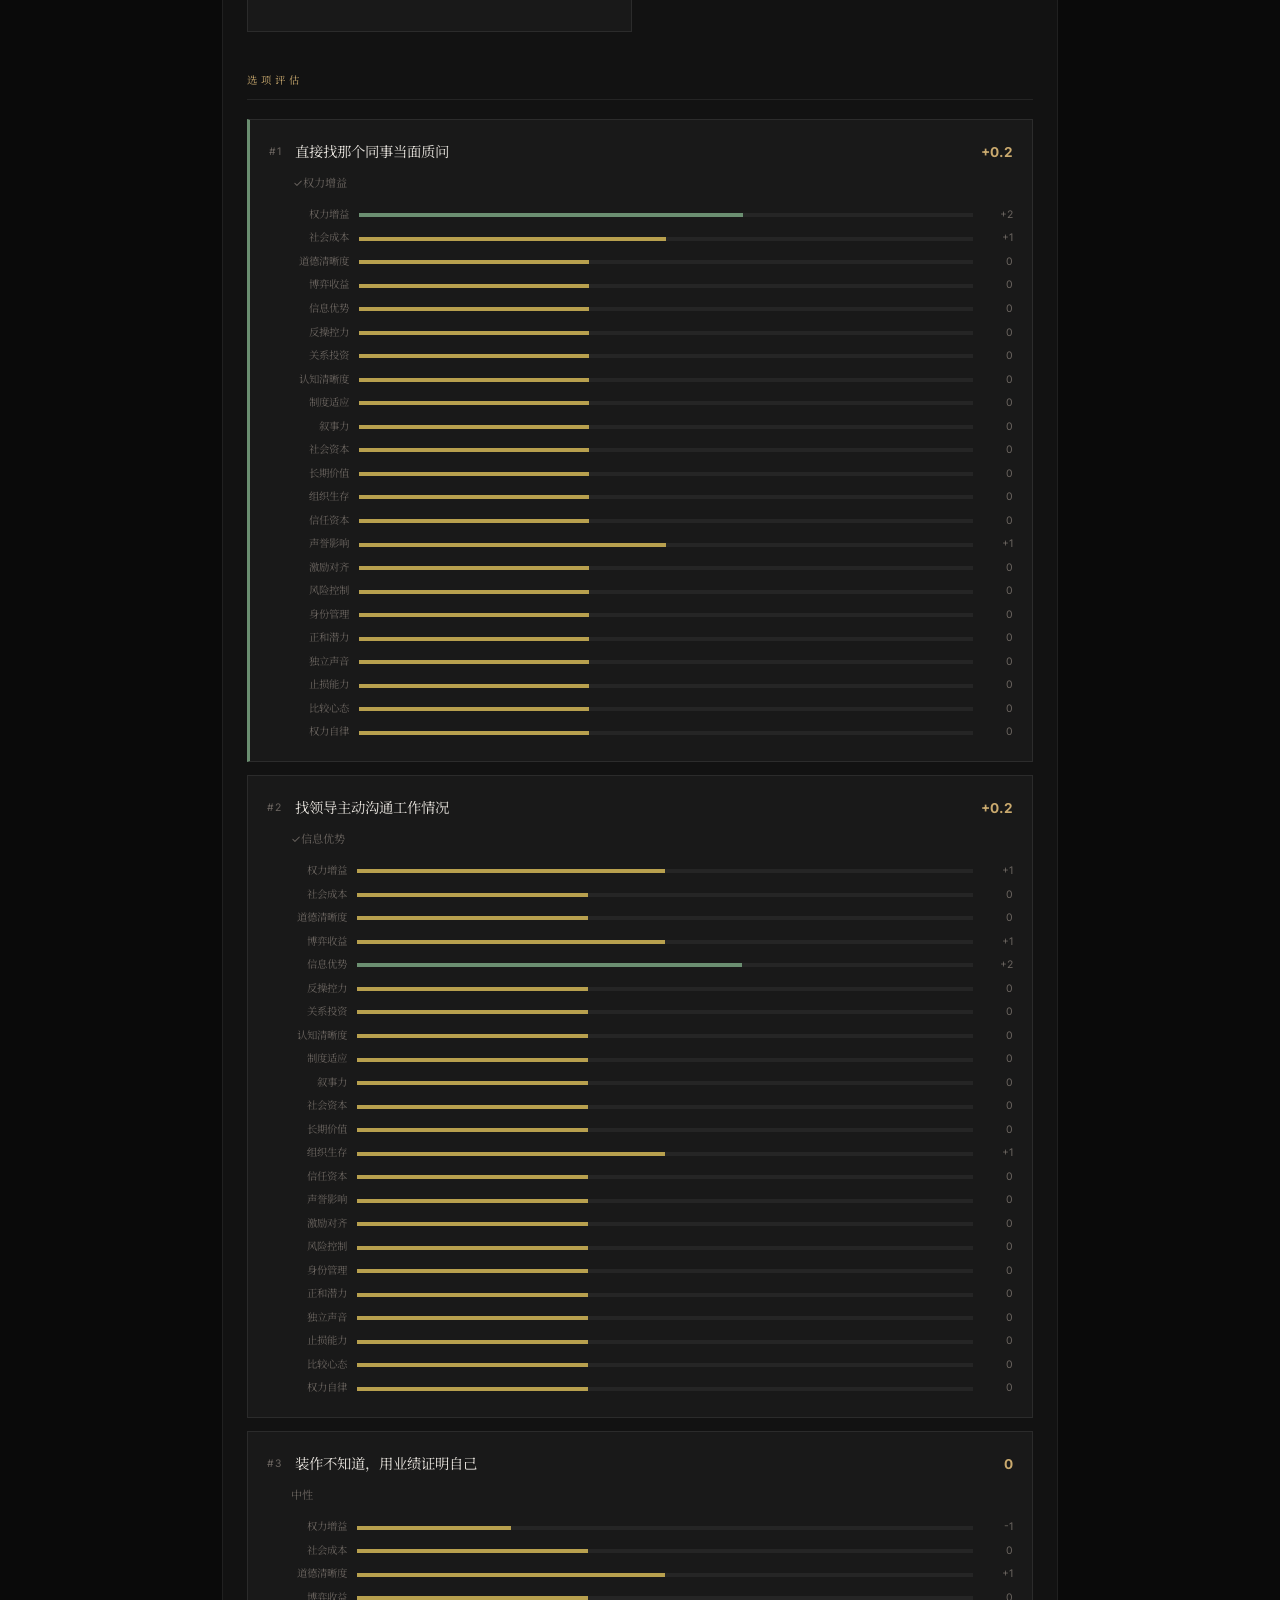
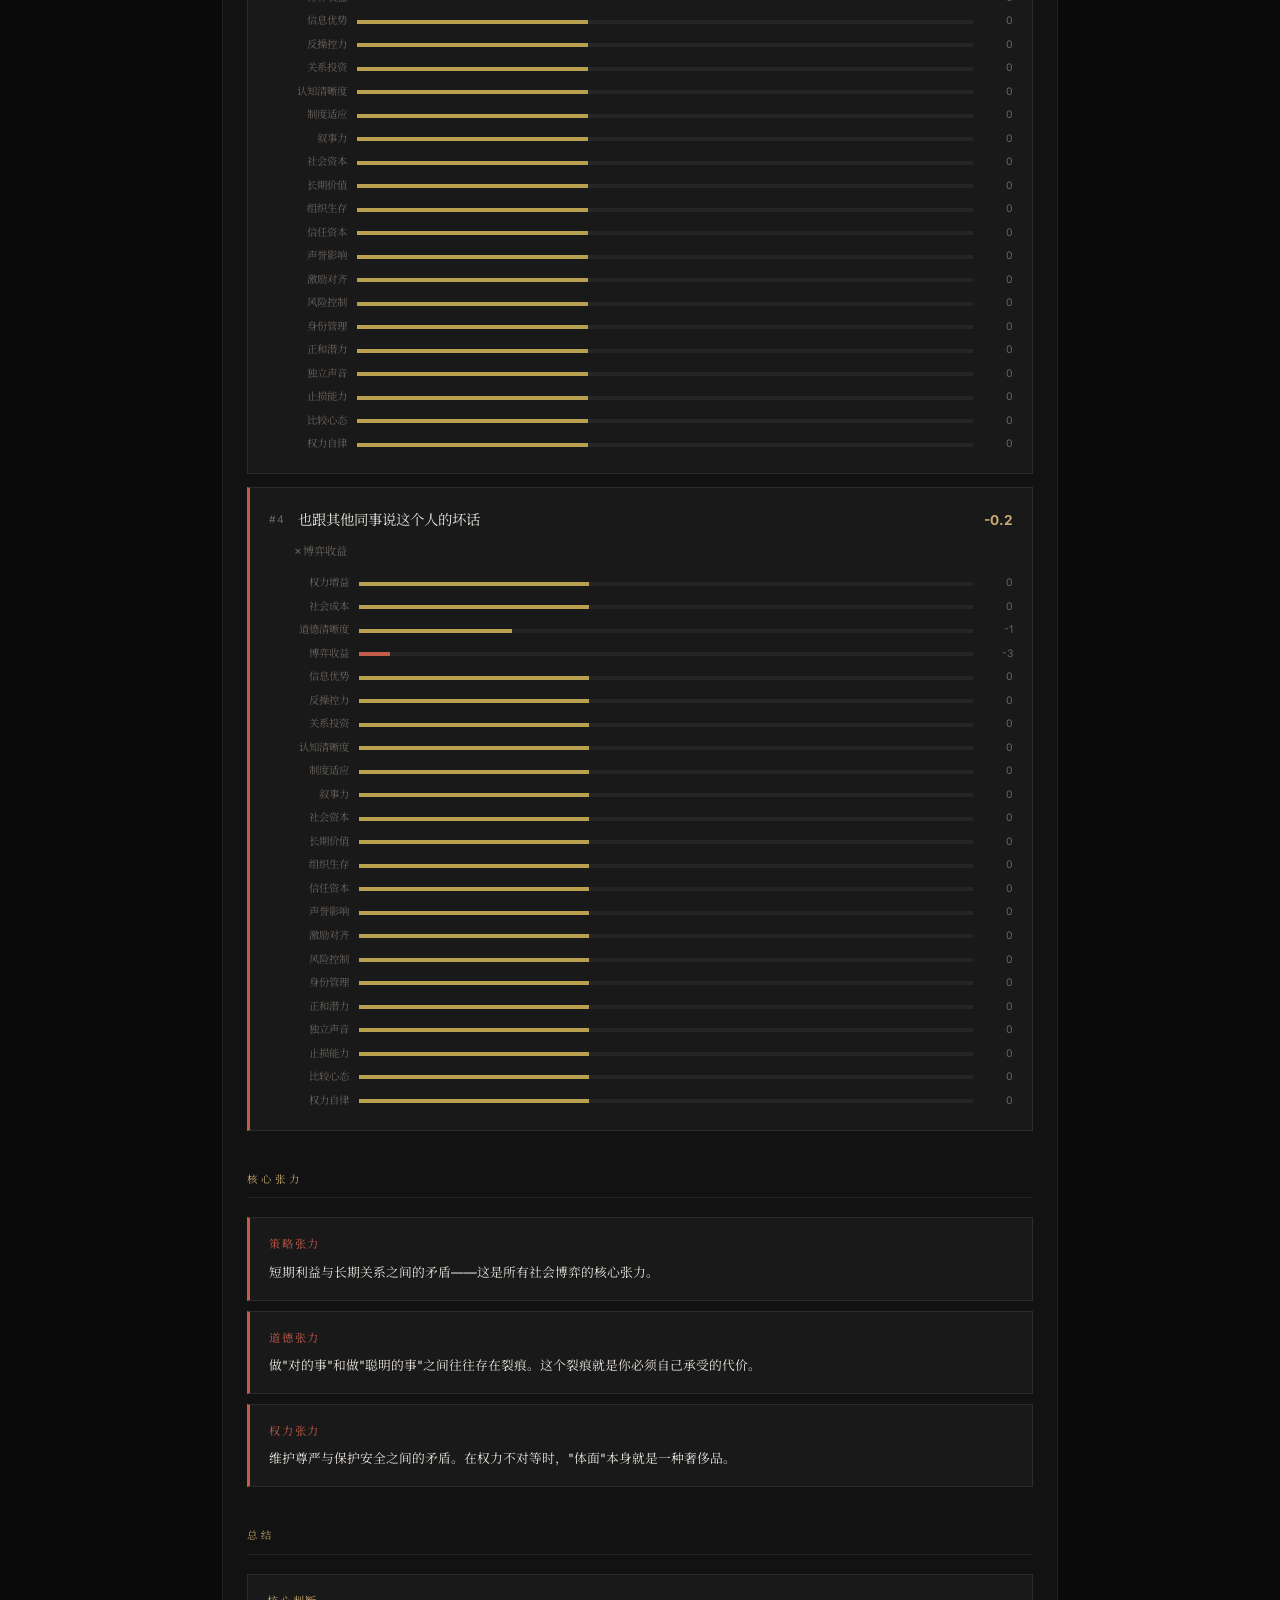
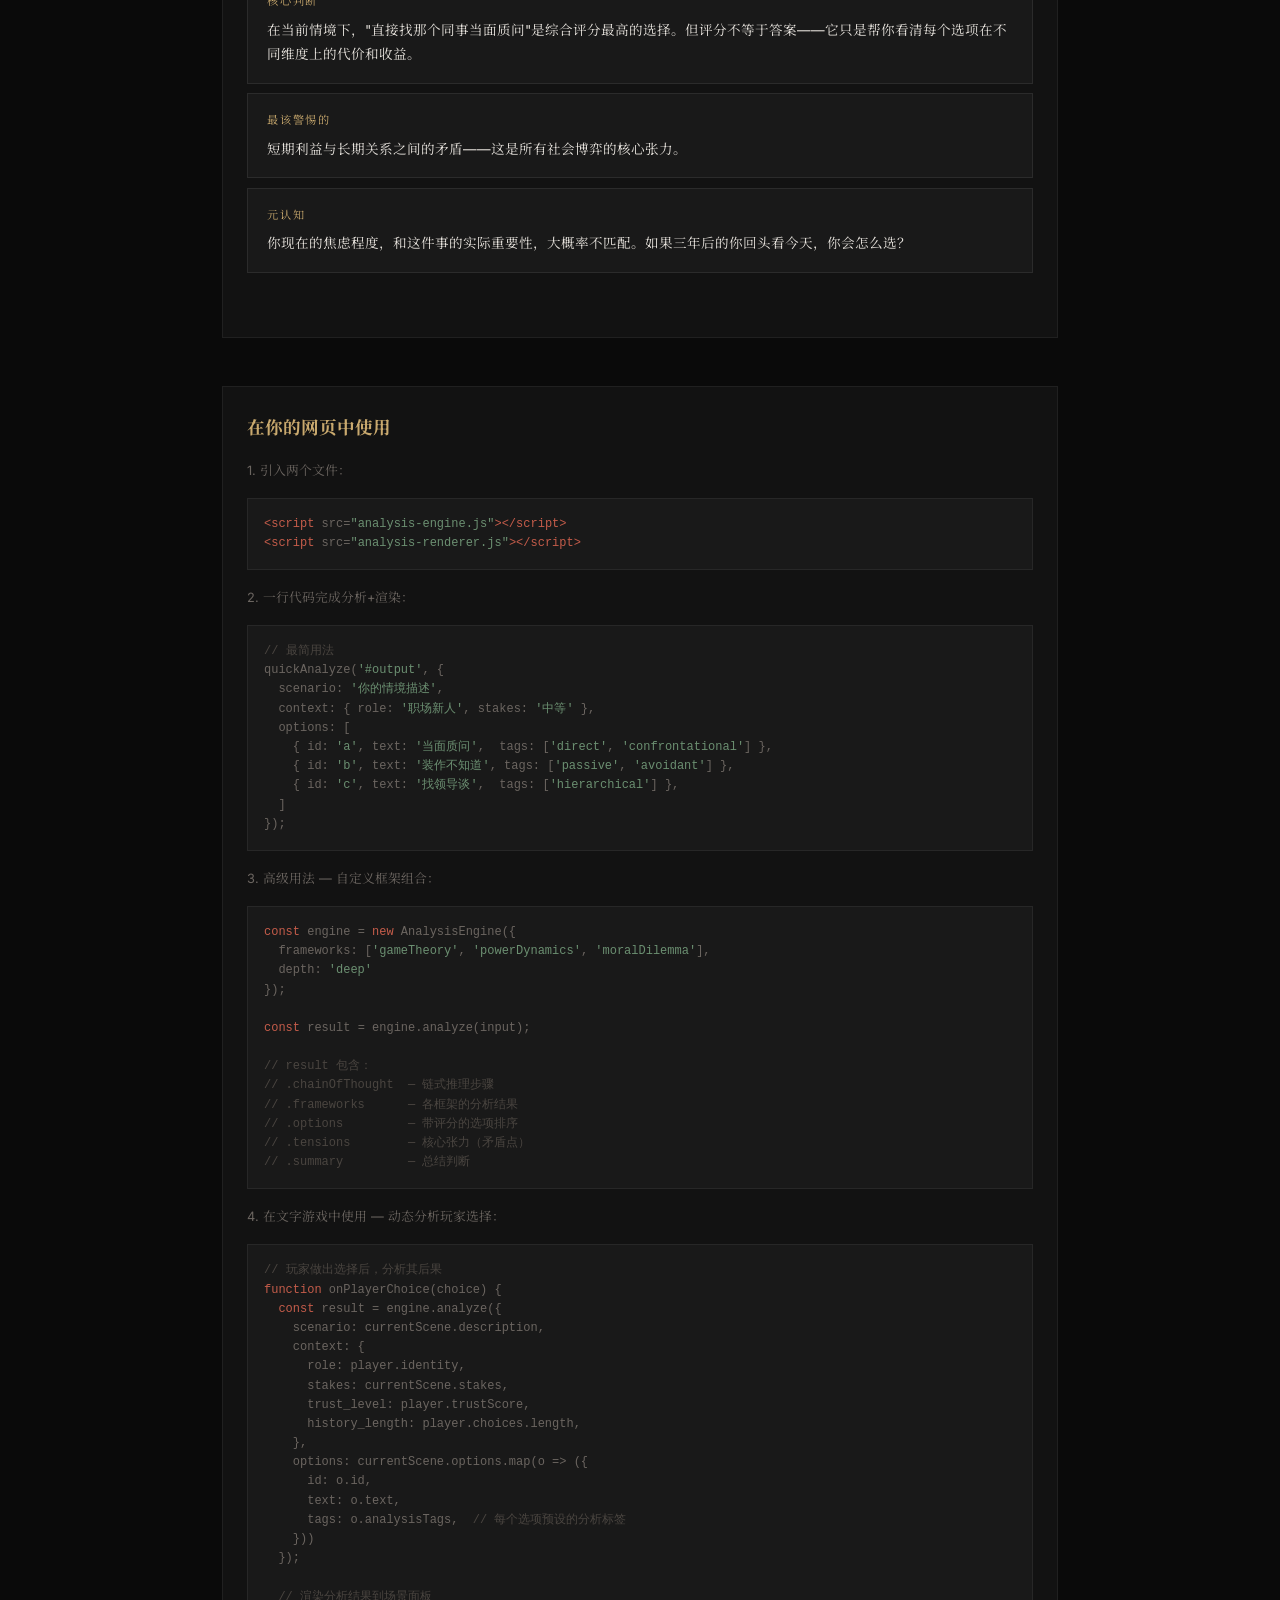
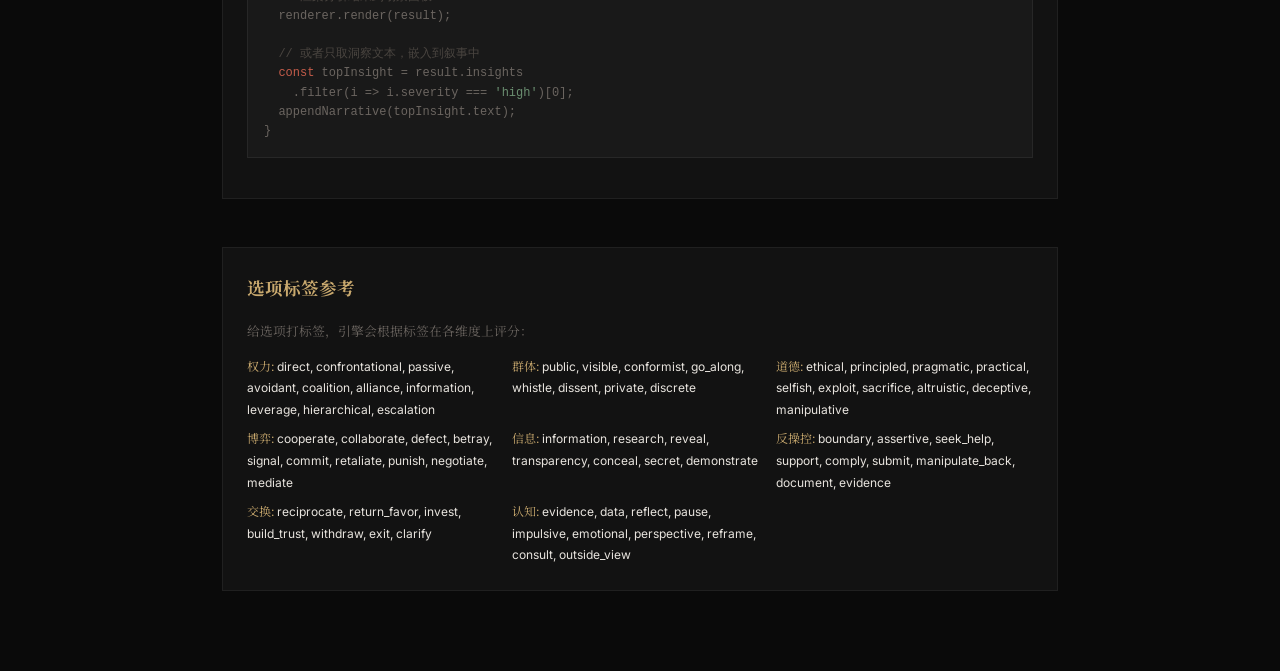
<file: analysis-demo.html>
<!DOCTYPE html>
<html lang="zh-CN">
<head>
<meta charset="UTF-8">
<meta name="viewport" content="width=device-width, initial-scale=1.0">
<title>AnalysisEngine - 框架驱动的人性分析引擎</title>
<style>
@import url('https://fonts.googleapis.com/css2?family=Noto+Serif+SC:wght@400;700&family=Inter:wght@300;400;600&display=swap');

:root {
  --bg:#0a0a0a; --text:#e8e4de; --muted:#6b6560;
  --accent:#c9a96e; --card-bg:rgba(255,255,255,0.03);
  --card-border:rgba(255,255,255,0.06); --glass:rgba(255,255,255,0.04);
}

* { margin:0; padding:0; box-sizing:border-box; }

body {
  background:var(--bg); color:var(--text);
  font-family:'Inter','Noto Serif SC',sans-serif;
  line-height:1.8; -webkit-font-smoothing:antialiased;
  padding:2rem; max-width:900px; margin:0 auto;
}

h1 {
  font-family:'Noto Serif SC',serif; font-size:2rem; font-weight:700;
  margin-bottom:0.5rem;
  background:linear-gradient(135deg,var(--text),var(--accent));
  -webkit-background-clip:text; -webkit-text-fill-color:transparent;
}

.subtitle { color:var(--muted); margin-bottom:2rem; font-size:0.85rem; }

.demo-section {
  margin-bottom:3rem; padding:1.5rem;
  background:var(--card-bg); border:1px solid var(--card-border);
}

.demo-section h2 {
  font-family:'Noto Serif SC',serif; font-size:1.1rem;
  color:var(--accent); margin-bottom:1rem;
}

/* 场景选择器 */
.scenario-selector {
  display:flex; gap:0.8rem; flex-wrap:wrap; margin-bottom:1.5rem;
}

.scenario-btn {
  padding:0.6rem 1.2rem; background:var(--glass);
  border:1px solid var(--card-border); color:var(--text);
  font-family:'Noto Serif SC',serif; font-size:0.85rem;
  cursor:pointer; transition:all 0.3s;
}

.scenario-btn:hover, .scenario-btn.active {
  background:rgba(201,169,110,0.1); border-color:var(--accent);
}

/* 输入区 */
.input-area {
  width:100%; min-height:80px; padding:1rem;
  background:rgba(255,255,255,0.02); border:1px solid var(--card-border);
  color:var(--text); font-family:'Noto Serif SC',serif;
  font-size:0.9rem; line-height:1.8; resize:vertical;
  margin-bottom:1rem;
}

.input-area:focus { outline:none; border-color:var(--accent); }

.analyze-btn {
  padding:0.8rem 2rem; background:transparent;
  border:1px solid var(--accent); color:var(--text);
  font-family:'Noto Serif SC',serif; font-size:0.9rem;
  cursor:pointer; transition:all 0.3s;
}

.analyze-btn:hover { background:rgba(201,169,110,0.1); }

/* 输出区 */
#analysis-output { margin-top:2rem; }

/* 代码示例 */
.code-block {
  background:rgba(255,255,255,0.03); border:1px solid var(--card-border);
  padding:1rem; margin:1rem 0; font-family:'Fira Code',monospace;
  font-size:0.75rem; line-height:1.6; overflow-x:auto;
  color:var(--muted); white-space:pre; tab-size:2;
}

.code-block .kw { color:#c45c4a; }
.code-block .str { color:#6b8f71; }
.code-block .comment { color:#4a4540; }

/* 框架说明 */
.framework-list {
  display:grid; grid-template-columns:repeat(auto-fit,minmax(250px,1fr));
  gap:0.8rem; margin-top:1rem;
}

.framework-item {
  padding:0.8rem; background:var(--glass); border:1px solid var(--card-border);
}

.framework-item .fi-icon { font-size:1.2rem; margin-bottom:0.3rem; }
.framework-item .fi-name { font-size:0.8rem; color:var(--accent); margin-bottom:0.2rem; }
.framework-item .fi-desc { font-size:0.7rem; color:var(--muted); }
</style>
</head>
<body>

<h1>AnalysisEngine</h1>
<p class="subtitle">框架驱动的人性/社会分析引擎 — 用分析框架组合生成洞察，而非模板填充</p>

<!-- ====== 框架总览 ====== -->
<div class="demo-section">
  <h2>内置分析框架</h2>
  <div class="framework-list">
    <div class="framework-item"><div class="fi-icon">⚖️</div><div class="fi-name">权力动力学</div><div class="fi-desc">权力结构、资源控制、影响力流向</div></div>
    <div class="framework-item"><div class="fi-icon">👥</div><div class="fi-name">群体心理学</div><div class="fi-desc">从众压力、社会认同、旁观者效应</div></div>
    <div class="framework-item"><div class="fi-icon">🎭</div><div class="fi-name">道德困境</div><div class="fi-desc">功利主义 vs 义务论 vs 美德伦理</div></div>
    <div class="framework-item"><div class="fi-icon">🎲</div><div class="fi-name">博弈论</div><div class="fi-desc">囚徒困境、胆小鬼博弈、最后通牒</div></div>
    <div class="framework-item"><div class="fi-icon">🔍</div><div class="fi-name">信息不对称</div><div class="fi-desc">信息差、逆向选择、信号传递</div></div>
    <div class="framework-item"><div class="fi-icon">🎪</div><div class="fi-name">情感操控</div><div class="fi-desc">煤气灯、愧疚诱导、冷暴力识别</div></div>
    <div class="framework-item"><div class="fi-icon">🔄</div><div class="fi-name">社会交换</div><div class="fi-desc">人情债、互惠规范、关系投资</div></div>
    <div class="framework-item"><div class="fi-icon">🧠</div><div class="fi-name">认知偏差</div><div class="fi-desc">沉没成本、确认偏误、损失厌恶</div></div>
  </div>
</div>

<!-- ====== 交互演示 ====== -->
<div class="demo-section">
  <h2>实时演示</h2>
  <p style="font-size:0.8rem;color:var(--muted);margin-bottom:1rem;">选择一个场景，或输入你自己的情境：</p>

  <div class="scenario-selector" id="scenarioSelector">
    <button class="scenario-btn active" data-idx="0">同事背后说我坏话</button>
    <button class="scenario-btn" data-idx="1">领导让我背锅</button>
    <button class="scenario-btn" data-idx="2">朋友借钱不还</button>
    <button class="scenario-btn" data-idx="3">伴侣冷暴力</button>
  </div>

  <textarea class="input-area" id="scenarioInput" placeholder="输入你的情境描述...">你发现同事在背后跟领导说你工作不认真，但你并没有。你偶然从另一个同事口中得知此事。</textarea>

  <button class="analyze-btn" onclick="runAnalysis()">分析这个情境</button>

  <div id="analysis-output"></div>
</div>

<!-- ====== 用法示例 ====== -->
<div class="demo-section">
  <h2>在你的网页中使用</h2>

  <p style="font-size:0.8rem;color:var(--muted);margin-bottom:0.5rem;">1. 引入两个文件：</p>
  <div class="code-block"><span class="kw">&lt;script</span> src=<span class="str">"analysis-engine.js"</span><span class="kw">&gt;&lt;/script&gt;</span>
<span class="kw">&lt;script</span> src=<span class="str">"analysis-renderer.js"</span><span class="kw">&gt;&lt;/script&gt;</span></div>

  <p style="font-size:0.8rem;color:var(--muted);margin-bottom:0.5rem;">2. 一行代码完成分析+渲染：</p>
  <div class="code-block"><span class="comment">// 最简用法</span>
quickAnalyze(<span class="str">'#output'</span>, {
  scenario: <span class="str">'你的情境描述'</span>,
  context: { role: <span class="str">'职场新人'</span>, stakes: <span class="str">'中等'</span> },
  options: [
    { id: <span class="str">'a'</span>, text: <span class="str">'当面质问'</span>,  tags: [<span class="str">'direct'</span>, <span class="str">'confrontational'</span>] },
    { id: <span class="str">'b'</span>, text: <span class="str">'装作不知道'</span>, tags: [<span class="str">'passive'</span>, <span class="str">'avoidant'</span>] },
    { id: <span class="str">'c'</span>, text: <span class="str">'找领导谈'</span>,  tags: [<span class="str">'hierarchical'</span>] },
  ]
});</div>

  <p style="font-size:0.8rem;color:var(--muted);margin-bottom:0.5rem;">3. 高级用法 — 自定义框架组合：</p>
  <div class="code-block"><span class="kw">const</span> engine = <span class="kw">new</span> AnalysisEngine({
  frameworks: [<span class="str">'gameTheory'</span>, <span class="str">'powerDynamics'</span>, <span class="str">'moralDilemma'</span>],
  depth: <span class="str">'deep'</span>
});

<span class="kw">const</span> result = engine.analyze(input);

<span class="comment">// result 包含：</span>
<span class="comment">// .chainOfThought  — 链式推理步骤</span>
<span class="comment">// .frameworks      — 各框架的分析结果</span>
<span class="comment">// .options         — 带评分的选项排序</span>
<span class="comment">// .tensions        — 核心张力（矛盾点）</span>
<span class="comment">// .summary         — 总结判断</span></div>

  <p style="font-size:0.8rem;color:var(--muted);margin-bottom:0.5rem;">4. 在文字游戏中使用 — 动态分析玩家选择：</p>
  <div class="code-block"><span class="comment">// 玩家做出选择后，分析其后果</span>
<span class="kw">function</span> onPlayerChoice(choice) {
  <span class="kw">const</span> result = engine.analyze({
    scenario: currentScene.description,
    context: {
      role: player.identity,
      stakes: currentScene.stakes,
      trust_level: player.trustScore,
      history_length: player.choices.length,
    },
    options: currentScene.options.map(o => ({
      id: o.id,
      text: o.text,
      tags: o.analysisTags,  <span class="comment">// 每个选项预设的分析标签</span>
    }))
  });

  <span class="comment">// 渲染分析结果到场景面板</span>
  renderer.render(result);

  <span class="comment">// 或者只取洞察文本，嵌入到叙事中</span>
  <span class="kw">const</span> topInsight = result.insights
    .filter(i => i.severity === <span class="str">'high'</span>)[0];
  appendNarrative(topInsight.text);
}</div>
</div>

<!-- ====== 可用的选项标签 ====== -->
<div class="demo-section">
  <h2>选项标签参考</h2>
  <p style="font-size:0.8rem;color:var(--muted);margin-bottom:0.8rem;">给选项打标签，引擎会根据标签在各维度上评分：</p>

  <div style="display:grid;grid-template-columns:repeat(auto-fit,minmax(200px,1fr));gap:0.5rem;font-size:0.75rem;">
    <div><span style="color:var(--accent)">权力:</span> direct, confrontational, passive, avoidant, coalition, alliance, information, leverage, hierarchical, escalation</div>
    <div><span style="color:var(--accent)">群体:</span> public, visible, conformist, go_along, whistle, dissent, private, discrete</div>
    <div><span style="color:var(--accent)">道德:</span> ethical, principled, pragmatic, practical, selfish, exploit, sacrifice, altruistic, deceptive, manipulative</div>
    <div><span style="color:var(--accent)">博弈:</span> cooperate, collaborate, defect, betray, signal, commit, retaliate, punish, negotiate, mediate</div>
    <div><span style="color:var(--accent)">信息:</span> information, research, reveal, transparency, conceal, secret, demonstrate</div>
    <div><span style="color:var(--accent)">反操控:</span> boundary, assertive, seek_help, support, comply, submit, manipulate_back, document, evidence</div>
    <div><span style="color:var(--accent)">交换:</span> reciprocate, return_favor, invest, build_trust, withdraw, exit, clarify</div>
    <div><span style="color:var(--accent)">认知:</span> evidence, data, reflect, pause, impulsive, emotional, perspective, reframe, consult, outside_view</div>
  </div>
</div>

<script src="analysis-engine.js"></script>
<script src="analysis-renderer.js"></script>
<script>
// ====== 预设场景 ======
const scenarios = [
  {
    text: '你发现同事在背后跟领导说你工作不认真，但你并没有。你偶然从另一个同事口中得知此事。',
    context: { role: '职场普通员工', stakes: '中等', relationship: '职场', trust_level: 'low', judging_others: true },
    options: [
      { id: 'a', text: '直接找那个同事当面质问', tags: ['direct', 'confrontational', 'public'] },
      { id: 'b', text: '装作不知道，用业绩证明自己', tags: ['passive', 'avoidant', 'pragmatic'] },
      { id: 'c', text: '找领导主动沟通工作情况', tags: ['hierarchical', 'signal', 'demonstrate'] },
      { id: 'd', text: '也跟其他同事说这个人的坏话', tags: ['defect', 'retaliate', 'manipulative'] },
    ]
  },
  {
    text: '项目出了问题，领导在会议上暗示是你的责任，但实际上是他自己决策失误。其他同事都知道真相但没人说话。',
    context: { role: '中层员工', stakes: '高', relationship: '职场', trust_level: 'low', power_imbalance: true, observers: 5 },
    options: [
      { id: 'a', text: '当场澄清事实，拿出证据', tags: ['direct', 'confrontational', 'evidence', 'whistle'] },
      { id: 'b', text: '会后私下找领导谈', tags: ['private', 'negotiate', 'discrete'] },
      { id: 'c', text: '忍了，但开始记录所有决策过程', tags: ['document', 'evidence', 'strategic'] },
      { id: 'd', text: '联合其他知情同事一起反映', tags: ['coalition', 'alliance', 'escalation'] },
    ]
  },
  {
    text: '朋友半年前借了你5000块钱，说好一个月还。现在半年过去了，他朋友圈天天晒吃喝玩乐，但从来不提还钱的事。',
    context: { role: '债权人', stakes: '中等', relationship: '朋友', trust_level: 'low', history_length: 6 },
    options: [
      { id: 'a', text: '直接开口要钱', tags: ['direct', 'assertive', 'boundary'] },
      { id: 'b', text: '发个微信暗示一下', tags: ['signal', 'discrete', 'private'] },
      { id: 'c', text: '算了，当花钱买了个教训', tags: ['withdraw', 'passive'] },
      { id: 'd', text: '跟共同朋友吐槽，让他知道你的态度', tags: ['public', 'signal', 'manipulate_back'] },
    ]
  },
  {
    text: '你和伴侣吵架后，对方已经三天没跟你说话了。你发消息不回，打电话不接，但对方朋友圈照常更新。',
    context: { role: '伴侣', stakes: '高', relationship: '亲密关系', trust_level: 'medium', standoff: true },
    options: [
      { id: 'a', text: '继续发消息，表达你的关心', tags: ['cooperate', 'invest', 'emotional'] },
      { id: 'b', text: '也不理对方，看谁先忍不住', tags: ['retaliate', 'defect', 'signal'] },
      { id: 'c', text: '给对方空间，等ta冷静后再谈', tags: ['pause', 'reflect', 'strategic'] },
      { id: 'd', text: '直接去对方家里当面谈', tags: ['direct', 'confrontational', 'commit'] },
    ]
  },
];

// ====== 渲染器实例 ======
const renderer = new AnalysisRenderer({ container: '#analysis-output' });
const engine = new AnalysisEngine();

// ====== 场景切换 ======
document.querySelectorAll('.scenario-btn').forEach(btn => {
  btn.addEventListener('click', () => {
    document.querySelectorAll('.scenario-btn').forEach(b => b.classList.remove('active'));
    btn.classList.add('active');
    const idx = parseInt(btn.dataset.idx);
    document.getElementById('scenarioInput').value = scenarios[idx].text;
  });
});

// ====== 运行分析 ======
function runAnalysis() {
  const activeBtn = document.querySelector('.scenario-btn.active');
  const idx = activeBtn ? parseInt(activeBtn.dataset.idx) : 0;
  const scenario = scenarios[idx];

  // 允许用户修改文本
  const customText = document.getElementById('scenarioInput').value.trim();
  if (customText !== scenario.text) {
    // 用户自定义输入，用默认选项
    const result = engine.analyze({
      scenario: customText,
      context: { role: '当事人', stakes: '中等' },
      options: [
        { id: 'a', text: '正面对抗', tags: ['direct', 'confrontational'] },
        { id: 'b', text: '隐忍观察', tags: ['passive', 'strategic', 'document'] },
        { id: 'c', text: '寻求帮助', tags: ['coalition', 'seek_help', 'support'] },
        { id: 'd', text: '以牙还牙', tags: ['retaliate', 'defect', 'manipulate_back'] },
      ]
    });
    renderer.render(result);
  } else {
    const result = engine.analyze(scenario);
    renderer.render(result);
  }
}

// 初始运行
runAnalysis();
</script>

</body>
</html>
</file>
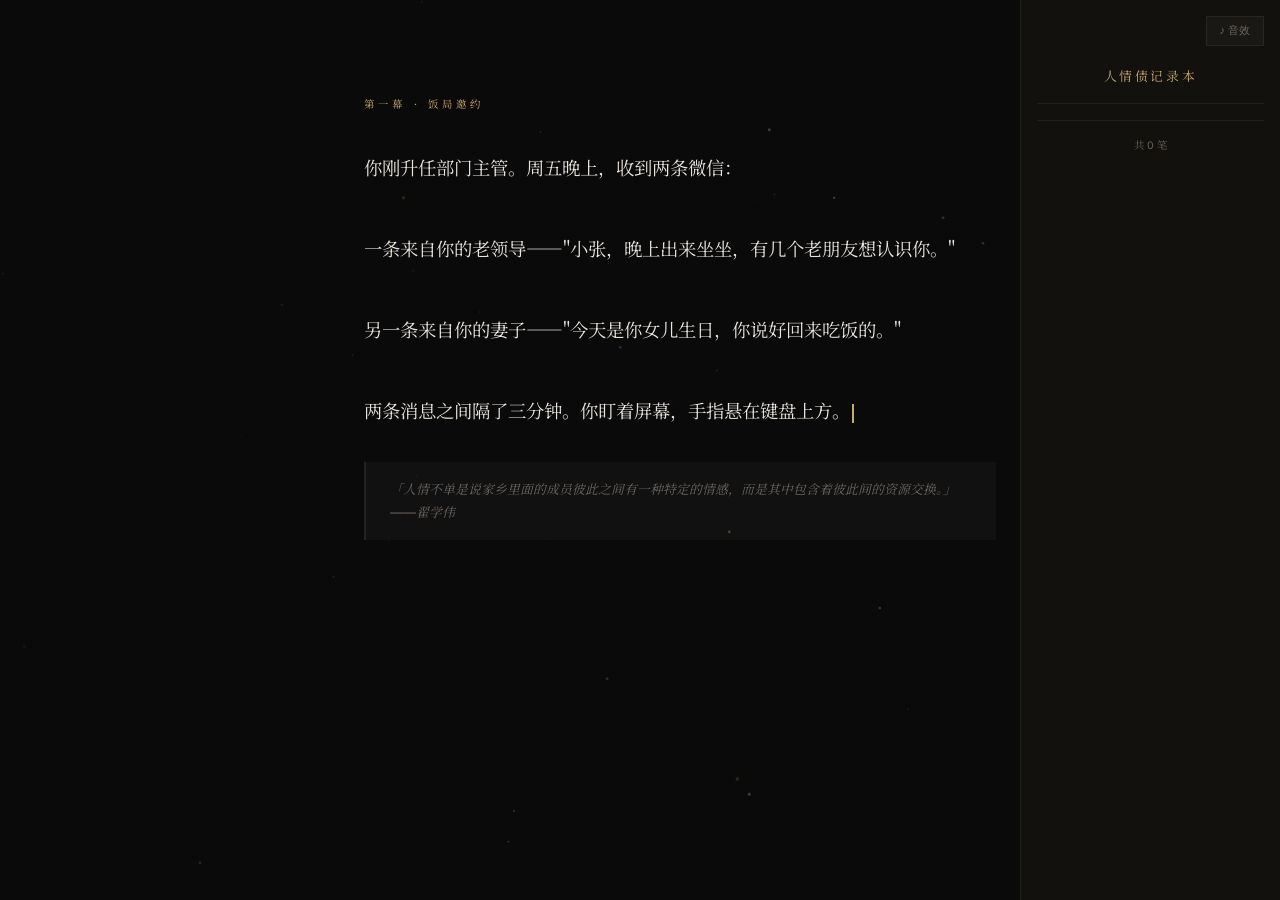
<file: demo.html>
<!DOCTYPE html>
<html lang="zh-CN">
<head>
<meta charset="UTF-8">
<meta name="viewport" content="width=device-width, initial-scale=1.0">
<title>NarrativeCore 引擎演示</title>
<style>
@import url('https://fonts.googleapis.com/css2?family=Noto+Serif+SC:wght@400;700;900&family=Inter:wght@300;400;600;700&display=swap');
*{margin:0;padding:0;box-sizing:border-box;}
body{background:#0a0a0a;color:#e8e4de;font-family:'Inter','Noto Serif SC',sans-serif;overflow-x:hidden;line-height:1.8;}
canvas#particles{position:fixed;top:0;left:0;width:100%;height:100%;pointer-events:none;z-index:0;}
#app{position:relative;z-index:2;min-height:100vh;}
.audio-btn{position:fixed;top:1rem;right:1rem;z-index:100;padding:0.4rem 0.8rem;background:rgba(255,255,255,0.03);border:1px solid rgba(255,255,255,0.06);color:#6b6560;font-size:0.7rem;cursor:pointer;transition:all 0.3s;font-family:'Inter',sans-serif;}
.audio-btn:hover{color:#e8e4de;border-color:#c9a96e;}
.audio-btn.on{color:#c9a96e;border-color:#c9a96e;}
</style>
</head>
<body>
<canvas id="particles"></canvas>
<button class="audio-btn" id="audioBtn" onclick="toggleAudio()">♪ 音效</button>
<div id="app"></div>
<script src="narrative-core.js"></script>
<script>
// ─── 演示篇章数据 ───
const demoChapter = {
  id: 'demo',
  title: '引擎演示 — 一场饭局',
  bgmStyle: 'tension',
  stats: [
    { key: 'influence', label: '影响力', value: 50 },
    { key: 'pressure',  label: '压力',   value: 30 },
  ],
  scenes: [
    {
      chapter: '第一幕',
      title: '饭局邀约',
      text: '你刚升任部门主管。周五晚上，收到两条微信：\n\n一条来自你的老领导——"小张，晚上出来坐坐，有几个老朋友想认识你。"\n\n另一条来自你的妻子——"今天是你女儿生日，你说好回来吃饭的。"\n\n两条消息之间隔了三分钟。你盯着屏幕，手指悬在键盘上方。',
      narrator: '「人情不单是说家乡里面的成员彼此之间有一种特定的情感，而是其中包含着彼此间的资源交换。」——翟学伟',
      choices: [
        {
          text: '赴约——老领导的面子不能不给',
          hint: '升职之后，你需要这张关系网。',
          debt: '你欠女儿一个生日承诺',
          debtType: 'favor',
          bookQuote: '《乡土中国》：在中国社会，拒绝一个饭局邀请就是拒绝一段关系。',
          consequence: '饭局上你认识了三个关键人物。但女儿吹蜡烛时打来的电话，你按掉了。妻子没说什么，但你知道她记住了。',
          effects: { influence: 15, pressure: 10 },
          socialContext: { relationshipLayer: 2, relationType: 1, role: 'requester', debtType: 'favor', influenceContext: { gaveFirst: true, liked: true } }
        },
        {
          text: '回家——女儿只有一个',
          hint: '但老领导会觉得你不识抬举。',
          debt: '你拒绝了老领导的邀约',
          debtType: 'silence',
          bookQuote: '《人情与面子》：拒绝给予特殊帮助，势必会影响彼此关系，甚至破坏其人缘。',
          consequence: '女儿很开心。但第二天，老领导在群里发了饭局合照——你不在其中。你的继任者在照片里笑得很灿烂。',
          effects: { influence: -10, pressure: -5 },
          socialContext: { relationshipLayer: 2, relationType: 1, role: 'requester', goingAgainst: true, groupPressure: true }
        },
        {
          text: '两边都应付——先去饭局露个面，再赶回家',
          hint: '你以为两全其美，其实两边都半吊子。',
          debt: '你在饭局心不在焉，老领导看在眼里',
          debtType: 'face',
          bookQuote: '《人情、面子与权力的再生产》：面子运作的关键在于"做足"——半吊子比不做更伤面子。',
          consequence: '你在饭局待了40分钟就走了。老领导笑着说"年轻人顾家"，但语气不对。回到家女儿已经睡了。你两头都没落着好。',
          effects: { influence: 5, pressure: 15 },
          socialContext: { relationshipLayer: 2, relationType: 1, role: 'requester', faceContext: 'half-hearted' }
        }
      ]
    },
    {
      chapter: '第二幕',
      title: '饭局之后',
      text: '周一上班。老领导的秘书来找你："领导说上次没聊够，这周三晚上再聚一次。"\n\n你翻开日历——周三晚上是你承诺陪女儿参加学校演出的日子。\n\n秘书看你犹豫，补了一句："这次是王总做东，他点名要见你。"',
      narrator: '「我们所有人都会一次次地被愚弄，因为影响力的基本特征具有极大的愚弄性。」——Cialdini《影响力》',
      choices: [
        {
          text: '答应——王总点名要见，不去说不过去',
          hint: '权威+稀缺+承诺一致，三重原则同时作用。',
          debt: '你再次对女儿失约',
          debtType: 'favor',
          bookQuote: '《影响力》：权威原则让你以为"必须去"，其实你只是被操纵了。',
          consequence: '你成了王总和老领导圈子里的"自己人"。但女儿的班主任发来照片——演出时她一直在往观众席看，找你的位置。',
          effects: { influence: 20, pressure: 15 },
          socialContext: { relationshipLayer: 3, relationType: 1, role: 'requester', debtType: 'favor', influenceContext: { hasAuthority: true, rare: true, commitment: true } }
        },
        {
          text: '拒绝——这次真的不行',
          hint: '你已经拒绝过一次了，再来一次关系就断了。',
          debt: '你连续两次拒绝老领导',
          debtType: 'silence',
          bookQuote: '《人情与面子》：在混合性关系中，反复拒绝意味着你在主动退出这段关系。',
          consequence: '秘书的笑容僵了一秒。下周，你的一个关键审批被"流程需要再走走"。你知道是谁的意思。但女儿演出时看到你在台下，笑得特别开心。',
          effects: { influence: -15, pressure: -10 },
          socialContext: { relationshipLayer: 3, relationType: 1, goingAgainst: true, groupPressure: true }
        },
        {
          text: '找老领导私下说——"领导，周三真有事，改天我做东"',
          hint: '把拒绝包装成主动邀约——面子给到了，人情债也转移了。',
          debt: '你欠老领导一顿饭',
          debtType: 'face',
          bookQuote: '《乡土中国》：人情交换的目的不完全是因为需要帮助，而是维系彼此关系的方式。',
          consequence: '老领导拍了拍你的肩膀："行，你定时间。"你既保住了女儿的演出，也保住了关系——但你欠下了一顿必须还的人情饭。',
          effects: { influence: 5, pressure: 5 },
          socialContext: { relationshipLayer: 2, relationType: 1, role: 'requester', debtType: 'face', influenceContext: { reciprocity: true } }
        }
      ]
    }
  ],
  endings: [
    {
      id: 'networker',
      title: '弄潮儿',
      subtitle: '你融入了圈子，但圈外的人在离你远去',
      icon: '🌊',
      condition: ({ stats, dominant }) => stats.influence >= 55 && dominant.type === 'favor',
      verdict: '你学会了权力的规则——每一次饭局都是一笔投资，每一次缺席都是一笔亏损。你的人脉越来越广，但你和家人的晚餐越来越少。',
      analysis: '黄光国的"人情与面子"模型：你在混合性关系中大量使用人情法则，获得了资源分配的优势，但也让自己陷入了人情债务的循环。翟学伟指出，这种交换最终会让"关系"取代"制度"成为你获取资源的主要渠道——你已经无法脱身了。',
      atmosphere: 'confetti'
    },
    {
      id: 'exile',
      title: '孤岛',
      subtitle: '你守住了底线，但圈子不再有你的位置',
      icon: '🏝️',
      condition: ({ stats, dominant }) => stats.influence <= 40 && dominant.type === 'silence',
      verdict: '你拒绝了饭局，保住了家庭，但你的审批越来越慢，机会越来越少。你发现：在人情社会里，"不合群"的代价比"犯错"更高。',
      analysis: 'Asch从众实验揭示：即使正确答案显而易见，75%的人仍会选择从众。你选择了不从众——这需要极大的心理能量。但费孝通的差序格局告诉我们：在中国社会，被圈子排斥意味着失去"关系"这个最重要的资源渠道。',
      atmosphere: 'dark'
    },
    {
      id: 'balancer',
      title: '走钢丝的人',
      subtitle: '你在人情和原则之间找到了平衡点',
      icon: '⚖️',
      condition: ({ stats }) => stats.influence >= 40 && stats.influence <= 55 && stats.pressure <= 50,
      verdict: '你没有完全融入圈子，也没有完全被排斥。你学会了在拒绝时给面子，在答应时留余地。这不是最优解，但这是最"活"的解。',
      analysis: 'Cialdini的互惠原则：你用"我做东"替代了"我不去"，把拒绝转化成了新的互惠承诺。这是中国文化中"情面"的精髓——不是非此即彼，而是在关系的缝隙中找到第三条路。',
      atmosphere: 'confetti'
    }
  ]
};

// ─── 初始化引擎 ───
const core = new NarrativeCore({ container: '#app', prefix: 'demo_' });
core.loadChapter(demoChapter);
core.start();

// ─── 音频切换 ───
function toggleAudio() {
  const enabled = core.audio.toggle();
  document.getElementById('audioBtn').classList.toggle('on', enabled);
  if (enabled) core.audio.startBGM(demoChapter.bgmStyle);
}
</script>
</body>
</html>
</file>
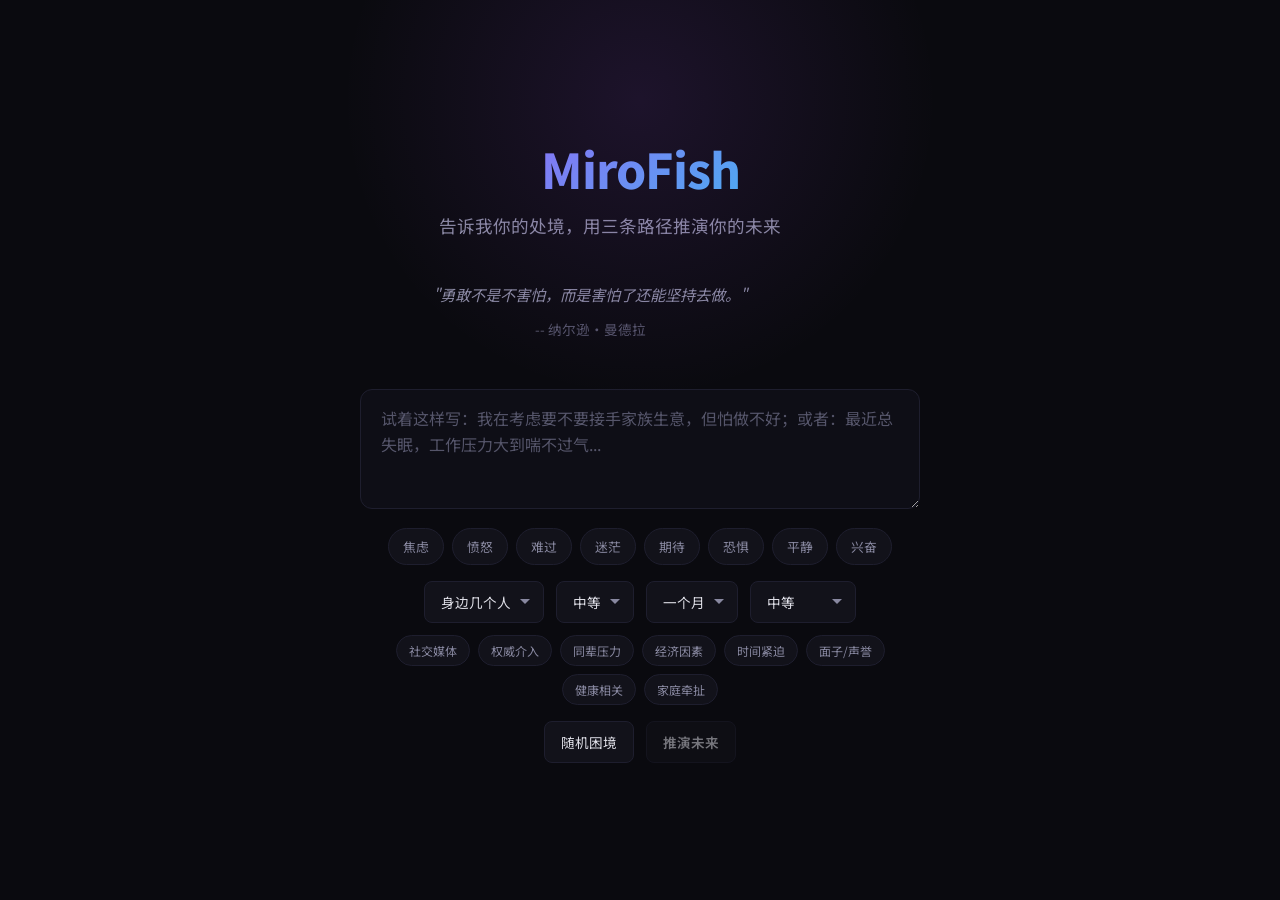
<file: mirofish-v9/mirofish-v9-standalone.html>
<!DOCTYPE html>
<html lang="zh-CN">
<head>
  <meta charset="UTF-8">
  <meta name="viewport" content="width=device-width, initial-scale=1.0">
  <title>MiroFish v9 - 未来推演</title>
  <link rel="icon" href="data:image/svg+xml,<svg xmlns='http://www.w3.org/2000/svg' viewBox='0 0 32 32'><circle cx='16' cy='16' r='14' fill='%23a855f7'/><circle cx='16' cy='16' r='6' fill='%230a0a0f'/></svg>">
  <link href="https://fonts.googleapis.com/css2?family=Inter:wght@300;400;500;600;700;800&family=Noto+Sans+SC:wght@300;400;500;700&family=JetBrains+Mono:wght@400;700&display=swap" rel="stylesheet">
  <style>
/* MiroFish v9 — 暗色主题 + 霓虹紫/青 + 滚动叙事 */

/* ===== Reset & Base ===== */
*, *::before, *::after { margin: 0; padding: 0; box-sizing: border-box; }

:root {
  --bg: #0a0a0f;
  --bg-card: #12121a;
  --bg-card-hover: #1a1a26;
  --bg-input: #0e0e16;
  --border: #1e1e2e;
  --border-glow: #6c3baa33;
  --text: #e0e0e8;
  --text-dim: #8888a0;
  --text-muted: #55556a;
  --accent-purple: #a855f7;
  --accent-cyan: #22d3ee;
  --accent-pink: #ec4899;
  --accent-green: #34d399;
  --accent-orange: #f59e0b;
  --accent-red: #ef4444;
  --gradient-hero: linear-gradient(135deg, #a855f7 0%, #22d3ee 100%);
  --gradient-card: linear-gradient(145deg, #12121a 0%, #1a1028 100%);
  --shadow-glow: 0 0 30px rgba(168, 85, 247, 0.15);
  --shadow-card: 0 4px 24px rgba(0, 0, 0, 0.4);
  --radius: 12px;
  --radius-sm: 8px;
  --radius-lg: 20px;
  --transition: 0.3s cubic-bezier(0.4, 0, 0.2, 1);
  --font-sans: 'Noto Sans SC', -apple-system, BlinkMacSystemFont, sans-serif;
  --font-mono: 'JetBrains Mono', 'Fira Code', monospace;
}

html {
  scroll-behavior: smooth;
  font-size: 16px;
}

body {
  font-family: var(--font-sans);
  background: var(--bg);
  color: var(--text);
  line-height: 1.7;
  overflow-x: hidden;
  -webkit-font-smoothing: antialiased;
}

/* ===== Scrollbar ===== */
::-webkit-scrollbar { width: 6px; }
::-webkit-scrollbar-track { background: var(--bg); }
::-webkit-scrollbar-thumb { background: #333350; border-radius: 3px; }
::-webkit-scrollbar-thumb:hover { background: #444466; }

/* ===== Typography ===== */
h1, h2, h3, h4 { font-weight: 700; line-height: 1.3; }
h1 { font-size: 2.2rem; }
h2 { font-size: 1.6rem; }
h3 { font-size: 1.2rem; }
p { color: var(--text); }
a { color: var(--accent-cyan); text-decoration: none; transition: var(--transition); }
a:hover { opacity: 0.8; }

/* ===== Layout ===== */
.container { max-width: 800px; margin: 0 auto; padding: 0 24px; }

/* ===== Scroll Narrative Section ===== */
.section {
  min-height: 100vh;
  padding: 80px 0;
  display: flex;
  flex-direction: column;
  justify-content: center;
  opacity: 0;
  transform: translateY(40px);
  transition: opacity 0.8s ease, transform 0.8s ease;
}

.section.visible {
  opacity: 1;
  transform: translateY(0);
}

.section-header {
  text-align: center;
  margin-bottom: 48px;
}

.section-header h2 {
  background: var(--gradient-hero);
  -webkit-background-clip: text;
  -webkit-text-fill-color: transparent;
  background-clip: text;
  margin-bottom: 8px;
}

.section-header .section-sub {
  color: var(--text-dim);
  font-size: 0.9rem;
}

/* ===== Hero Section ===== */
#hero {
  min-height: 100vh;
  display: flex;
  flex-direction: column;
  justify-content: center;
  align-items: center;
  text-align: center;
  position: relative;
  opacity: 1;
  transform: none;
}

#hero::before {
  content: '';
  position: absolute;
  top: -200px;
  left: 50%;
  transform: translateX(-50%);
  width: 600px;
  height: 600px;
  background: radial-gradient(circle, rgba(168, 85, 247, 0.12) 0%, transparent 70%);
  pointer-events: none;
}

.hero-title {
  font-size: 3rem;
  font-weight: 800;
  background: var(--gradient-hero);
  -webkit-background-clip: text;
  -webkit-text-fill-color: transparent;
  background-clip: text;
  margin-bottom: 12px;
  letter-spacing: -1px;
}

.hero-subtitle {
  color: var(--text-dim);
  font-size: 1.1rem;
  margin-bottom: 40px;
  max-width: 500px;
}

/* ===== Daily Quote ===== */
.daily-quote {
  font-size: 0.95rem;
  color: var(--text-dim);
  margin-bottom: 48px;
  font-style: italic;
  max-width: 460px;
  line-height: 1.8;
}

.daily-quote .quote-author {
  display: block;
  margin-top: 8px;
  font-style: normal;
  color: var(--text-muted);
  font-size: 0.85rem;
}

/* ===== Input Area ===== */
.input-area {
  width: 100%;
  max-width: 560px;
}

.input-area textarea {
  width: 100%;
  min-height: 120px;
  padding: 16px 20px;
  background: var(--bg-input);
  border: 1px solid var(--border);
  border-radius: var(--radius);
  color: var(--text);
  font-family: var(--font-sans);
  font-size: 1rem;
  line-height: 1.6;
  resize: vertical;
  transition: var(--transition);
  outline: none;
}

.input-area textarea:focus {
  border-color: var(--accent-purple);
  box-shadow: 0 0 0 3px rgba(168, 85, 247, 0.15);
}

.input-area textarea::placeholder {
  color: var(--text-muted);
}

/* ===== Controls Row ===== */
.controls-row {
  display: flex;
  gap: 12px;
  margin-top: 16px;
  flex-wrap: wrap;
  justify-content: center;
}

.controls-row select,
.controls-row button {
  padding: 10px 16px;
  background: var(--bg-card);
  border: 1px solid var(--border);
  border-radius: var(--radius-sm);
  color: var(--text);
  font-size: 0.85rem;
  font-family: var(--font-sans);
  cursor: pointer;
  transition: var(--transition);
  outline: none;
}

.controls-row select:hover,
.controls-row button:hover {
  border-color: var(--accent-purple);
  background: var(--bg-card-hover);
}

.controls-row select {
  appearance: none;
  -webkit-appearance: none;
  background-image: url("data:image/svg+xml,%3Csvg xmlns='http://www.w3.org/2000/svg' width='12' height='12' viewBox='0 0 12 12'%3E%3Cpath fill='%238888a0' d='M6 8L1 3h10z'/%3E%3C/svg%3E");
  background-repeat: no-repeat;
  background-position: right 12px center;
  padding-right: 32px;
}

/* ===== Mood Selector ===== */
.mood-selector {
  display: flex;
  gap: 8px;
  flex-wrap: wrap;
  justify-content: center;
  margin-top: 12px;
}

.mood-btn {
  padding: 8px 14px;
  background: var(--bg-card);
  border: 1px solid var(--border);
  border-radius: 20px;
  color: var(--text-dim);
  font-size: 0.8rem;
  cursor: pointer;
  transition: var(--transition);
  font-family: var(--font-sans);
}

.mood-btn:hover {
  border-color: var(--accent-purple);
  color: var(--text);
}

.mood-btn.active {
  background: rgba(168, 85, 247, 0.15);
  border-color: var(--accent-purple);
  color: var(--accent-purple);
}

/* ===== Primary Button ===== */
.btn-primary {
  padding: 14px 32px;
  background: var(--gradient-hero);
  border: none;
  border-radius: var(--radius-sm);
  color: #fff;
  font-size: 1rem;
  font-weight: 600;
  cursor: pointer;
  transition: var(--transition);
  position: relative;
  overflow: hidden;
  font-family: var(--font-sans);
}

.btn-primary:hover {
  transform: translateY(-1px);
  box-shadow: 0 4px 20px rgba(168, 85, 247, 0.4);
}

.btn-primary:active {
  transform: translateY(0);
}

.btn-primary:disabled {
  opacity: 0.5;
  cursor: not-allowed;
  transform: none;
}

/* ===== Random Dilemma Button ===== */
.btn-random {
  padding: 8px 16px;
  background: transparent;
  border: 1px dashed var(--border);
  border-radius: var(--radius-sm);
  color: var(--text-muted);
  font-size: 0.8rem;
  cursor: pointer;
  transition: var(--transition);
  font-family: var(--font-sans);
}

.btn-random:hover {
  border-color: var(--accent-cyan);
  color: var(--accent-cyan);
}

/* ===== Factors Grid ===== */
.factors-grid {
  display: flex;
  flex-wrap: wrap;
  gap: 8px;
  margin-top: 12px;
  justify-content: center;
}

.factor-chip {
  padding: 6px 12px;
  background: var(--bg-card);
  border: 1px solid var(--border);
  border-radius: 16px;
  color: var(--text-dim);
  font-size: 0.75rem;
  cursor: pointer;
  transition: var(--transition);
  user-select: none;
  font-family: var(--font-sans);
}

.factor-chip:hover {
  border-color: var(--accent-purple);
}

.factor-chip.active {
  background: rgba(168, 85, 247, 0.12);
  border-color: var(--accent-purple);
  color: var(--accent-purple);
}

/* ===== Loading ===== */
.loading-overlay {
  display: none;
  position: fixed;
  inset: 0;
  background: rgba(10, 10, 15, 0.92);
  z-index: 1000;
  flex-direction: column;
  align-items: center;
  justify-content: center;
}

.loading-overlay.active {
  display: flex;
}

.loading-spinner {
  width: 48px;
  height: 48px;
  border: 3px solid var(--border);
  border-top-color: var(--accent-purple);
  border-radius: 50%;
  animation: spin 0.8s linear infinite;
  margin-bottom: 24px;
}

@keyframes spin { to { transform: rotate(360deg); } }

.loading-text {
  color: var(--text-dim);
  font-size: 0.9rem;
  margin-bottom: 8px;
}

.loading-insight {
  color: var(--text-muted);
  font-size: 0.8rem;
  max-width: 400px;
  text-align: center;
  font-style: italic;
  min-height: 2em;
}

.loading-progress {
  width: 200px;
  height: 3px;
  background: var(--border);
  border-radius: 2px;
  margin-top: 16px;
  overflow: hidden;
}

.loading-progress-bar {
  height: 100%;
  background: var(--gradient-hero);
  border-radius: 2px;
  width: 0%;
  transition: width 0.4s ease;
}

/* ===== Empathy Section ===== */
.empathy-card {
  background: var(--gradient-card);
  border: 1px solid var(--border);
  border-radius: var(--radius-lg);
  padding: 32px;
  margin-bottom: 40px;
  position: relative;
  overflow: hidden;
}

.empathy-card::before {
  content: '';
  position: absolute;
  top: 0;
  left: 0;
  right: 0;
  height: 2px;
  background: var(--gradient-hero);
}

.empathy-text {
  font-size: 1.15rem;
  line-height: 1.8;
  color: var(--text);
}

.domain-tag {
  display: inline-block;
  padding: 4px 12px;
  background: rgba(168, 85, 247, 0.12);
  border-radius: 12px;
  color: var(--accent-purple);
  font-size: 0.8rem;
  margin-top: 16px;
}

/* ===== River of Fate (Canvas) ===== */
.river-container {
  position: relative;
  width: 100%;
  height: 320px;
  border-radius: var(--radius-lg);
  overflow: hidden;
  background: var(--bg-card);
  border: 1px solid var(--border);
}

.river-canvas {
  width: 100%;
  height: 100%;
}

.river-labels {
  position: absolute;
  top: 16px;
  right: 16px;
  display: flex;
  flex-direction: column;
  gap: 8px;
}

.river-label {
  display: flex;
  align-items: center;
  gap: 8px;
  font-size: 0.75rem;
  color: var(--text-dim);
}

.river-label .dot {
  width: 8px;
  height: 8px;
  border-radius: 50%;
}

/* ===== Path Cards ===== */
.paths-grid {
  display: grid;
  grid-template-columns: 1fr;
  gap: 24px;
}

@media (min-width: 768px) {
  .paths-grid {
    grid-template-columns: repeat(3, 1fr);
  }
}

.path-card {
  background: var(--gradient-card);
  border: 1px solid var(--border);
  border-radius: var(--radius-lg);
  padding: 28px;
  position: relative;
  transition: var(--transition);
  overflow: hidden;
}

.path-card:hover {
  border-color: var(--accent-purple);
  transform: translateY(-2px);
  box-shadow: var(--shadow-glow);
}

.path-card.optimistic { border-top: 3px solid var(--accent-green); }
.path-card.neutral { border-top: 3px solid var(--accent-orange); }
.path-card.pessimistic { border-top: 3px solid var(--accent-red); }

.path-card .path-label {
  font-size: 0.75rem;
  text-transform: uppercase;
  letter-spacing: 2px;
  color: var(--text-muted);
  margin-bottom: 8px;
}

.path-card.optimistic .path-label { color: var(--accent-green); }
.path-card.neutral .path-label { color: var(--accent-orange); }
.path-card.pessimistic .path-label { color: var(--accent-red); }

.path-card .path-title {
  font-size: 1.1rem;
  font-weight: 700;
  margin-bottom: 12px;
  color: var(--text);
}

.path-card .probability {
  font-size: 2.4rem;
  font-weight: 800;
  font-family: var(--font-mono);
  margin-bottom: 4px;
}

.path-card.optimistic .probability { color: var(--accent-green); }
.path-card.neutral .probability { color: var(--accent-orange); }
.path-card.pessimistic .probability { color: var(--accent-red); }

.path-card .prob-label {
  font-size: 0.75rem;
  color: var(--text-muted);
  margin-bottom: 16px;
}

.path-card .factors-list {
  list-style: none;
  margin-bottom: 16px;
}

.path-card .factors-list li {
  font-size: 0.85rem;
  color: var(--text-dim);
  padding: 4px 0;
  padding-left: 16px;
  position: relative;
}

.path-card .factors-list li::before {
  content: '';
  position: absolute;
  left: 0;
  top: 12px;
  width: 6px;
  height: 6px;
  border-radius: 50%;
  background: var(--text-muted);
}

.path-card .timeline {
  border-left: 2px solid var(--border);
  padding-left: 16px;
  margin-bottom: 16px;
}

.path-card .timeline-item {
  margin-bottom: 12px;
}

.path-card .timeline-item .period {
  font-size: 0.75rem;
  color: var(--accent-purple);
  font-weight: 600;
  font-family: var(--font-mono);
}

.path-card .timeline-item .event {
  font-size: 0.85rem;
  color: var(--text-dim);
  margin-top: 2px;
}

/* Twist Button */
.btn-twist {
  display: inline-flex;
  align-items: center;
  gap: 6px;
  padding: 6px 14px;
  background: transparent;
  border: 1px dashed var(--border);
  border-radius: 16px;
  color: var(--text-muted);
  font-size: 0.75rem;
  cursor: pointer;
  transition: var(--transition);
  margin-top: 8px;
  font-family: var(--font-sans);
}

.btn-twist:hover {
  border-color: var(--accent-pink);
  color: var(--accent-pink);
}

.twist-text {
  display: none;
  font-size: 0.85rem;
  color: var(--accent-pink);
  margin-top: 12px;
  padding: 12px;
  background: rgba(236, 72, 153, 0.08);
  border-radius: var(--radius-sm);
  border-left: 3px solid var(--accent-pink);
  line-height: 1.6;
}

.twist-text.show {
  display: block;
  animation: fadeIn 0.4s ease;
}

@keyframes fadeIn {
  from { opacity: 0; transform: translateY(8px); }
  to { opacity: 1; transform: translateY(0); }
}

/* ===== Radar Chart ===== */
.radar-container {
  display: flex;
  flex-direction: column;
  align-items: center;
  gap: 24px;
}

@media (min-width: 768px) {
  .radar-container {
    flex-direction: row;
    justify-content: center;
    gap: 48px;
  }
}

.radar-canvas-wrap {
  position: relative;
  width: 300px;
  height: 300px;
}

.radar-canvas {
  width: 100%;
  height: 100%;
}

.radar-legend {
  display: flex;
  flex-direction: column;
  gap: 12px;
}

.radar-legend-item {
  display: flex;
  align-items: center;
  gap: 12px;
}

.radar-legend-item .dim-label {
  font-size: 0.85rem;
  color: var(--text-dim);
  width: 80px;
}

.radar-legend-item .dim-bar {
  flex: 1;
  height: 6px;
  background: var(--border);
  border-radius: 3px;
  overflow: hidden;
  min-width: 120px;
}

.radar-legend-item .dim-bar-fill {
  height: 100%;
  border-radius: 3px;
  background: var(--accent-purple);
  transition: width 1s ease;
}

.radar-legend-item .dim-value {
  font-size: 0.8rem;
  font-family: var(--font-mono);
  color: var(--accent-cyan);
  width: 36px;
  text-align: right;
}

.radar-legend-item .dim-desc {
  font-size: 0.75rem;
  color: var(--text-muted);
  margin-left: 4px;
}

/* ===== Stats Section ===== */
.stats-grid {
  display: grid;
  grid-template-columns: repeat(3, 1fr);
  gap: 16px;
}

@media (max-width: 600px) {
  .stats-grid {
    grid-template-columns: 1fr;
  }
}

.stat-card {
  background: var(--gradient-card);
  border: 1px solid var(--border);
  border-radius: var(--radius);
  padding: 24px;
  text-align: center;
  transition: var(--transition);
}

.stat-card:hover {
  border-color: var(--accent-cyan);
  box-shadow: 0 0 20px rgba(34, 211, 238, 0.1);
}

.stat-value {
  font-size: 2.8rem;
  font-weight: 800;
  font-family: var(--font-mono);
  color: var(--accent-cyan);
  line-height: 1;
}

.stat-suffix {
  font-size: 1.4rem;
  color: var(--accent-cyan);
  opacity: 0.7;
}

.stat-label {
  font-size: 0.9rem;
  color: var(--text);
  margin-top: 8px;
  font-weight: 600;
}

.stat-desc {
  font-size: 0.75rem;
  color: var(--text-dim);
  margin-top: 6px;
  line-height: 1.5;
}

.stat-source {
  font-size: 0.7rem;
  color: var(--text-muted);
  margin-top: 4px;
  font-style: italic;
}

/* ===== Decision Matrix ===== */
.matrix-container {
  overflow-x: auto;
}

.matrix-table {
  width: 100%;
  border-collapse: collapse;
  font-size: 0.85rem;
}

.matrix-table th,
.matrix-table td {
  padding: 12px 16px;
  border-bottom: 1px solid var(--border);
  text-align: left;
}

.matrix-table th {
  color: var(--text-muted);
  font-weight: 600;
  font-size: 0.75rem;
  text-transform: uppercase;
  letter-spacing: 1px;
}

.matrix-table td {
  color: var(--text-dim);
}

.matrix-table .option-name {
  color: var(--text);
  font-weight: 600;
}

.matrix-table .score-cell {
  font-family: var(--font-mono);
  font-weight: 700;
}

.matrix-table .score-positive { color: var(--accent-green); }
.matrix-table .score-negative { color: var(--accent-red); }
.matrix-table .score-neutral { color: var(--accent-orange); }

.matrix-table .total-score {
  font-size: 1.1rem;
  font-weight: 800;
  font-family: var(--font-mono);
}

.matrix-table tr:hover {
  background: rgba(168, 85, 247, 0.05);
}

/* ===== Chain / Insights ===== */
.chain-list {
  display: flex;
  flex-direction: column;
  gap: 16px;
}

.chain-item {
  background: var(--bg-card);
  border: 1px solid var(--border);
  border-radius: var(--radius);
  padding: 20px;
  position: relative;
}

.chain-item::before {
  content: '';
  position: absolute;
  left: 0;
  top: 0;
  bottom: 0;
  width: 3px;
  background: var(--accent-purple);
  border-radius: 2px;
}

.chain-item .chain-label {
  font-size: 0.75rem;
  color: var(--accent-purple);
  font-weight: 700;
  text-transform: uppercase;
  letter-spacing: 1px;
  margin-bottom: 6px;
}

.chain-item .chain-content {
  font-size: 0.9rem;
  color: var(--text);
  line-height: 1.7;
}

.chain-item .chain-sub {
  font-size: 0.75rem;
  color: var(--text-muted);
  margin-top: 4px;
  font-style: italic;
}

/* ===== Reading Cards ===== */
.reading-grid {
  display: grid;
  grid-template-columns: repeat(auto-fit, minmax(220px, 1fr));
  gap: 16px;
}

.reading-card {
  background: var(--gradient-card);
  border: 1px solid var(--border);
  border-radius: var(--radius);
  padding: 20px;
  transition: var(--transition);
}

.reading-card:hover {
  border-color: var(--accent-purple);
  transform: translateY(-2px);
}

.reading-card .card-type {
  display: inline-flex;
  align-items: center;
  justify-content: center;
  width: 28px;
  height: 28px;
  border-radius: 6px;
  font-size: 0.75rem;
  font-weight: 700;
  margin-bottom: 12px;
}

.reading-card .card-type.quote { background: rgba(168, 85, 247, 0.15); color: var(--accent-purple); }
.reading-card .card-type.history { background: rgba(34, 211, 238, 0.15); color: var(--accent-cyan); }
.reading-card .card-type.psychology { background: rgba(236, 72, 153, 0.15); color: var(--accent-pink); }

.reading-card .card-title {
  font-size: 0.85rem;
  font-weight: 700;
  color: var(--text);
  margin-bottom: 8px;
}

.reading-card .card-content {
  font-size: 0.85rem;
  color: var(--text-dim);
  line-height: 1.7;
}

.reading-card .card-source {
  font-size: 0.75rem;
  color: var(--text-muted);
  margin-top: 8px;
  font-style: italic;
}

/* ===== Psychology Insight ===== */
.psychology-card {
  background: var(--gradient-card);
  border: 1px solid var(--border);
  border-radius: var(--radius-lg);
  padding: 32px;
  position: relative;
}

.psychology-card::before {
  content: '';
  position: absolute;
  top: 0;
  left: 0;
  right: 0;
  height: 2px;
  background: linear-gradient(90deg, var(--accent-pink), var(--accent-purple));
}

.psychology-card .psych-title {
  font-size: 1.1rem;
  font-weight: 700;
  color: var(--accent-pink);
  margin-bottom: 12px;
}

.psychology-card .psych-content {
  font-size: 0.95rem;
  color: var(--text-dim);
  line-height: 1.8;
}

/* ===== Advice Section ===== */
.advice-list {
  display: flex;
  flex-direction: column;
  gap: 12px;
}

.advice-item {
  display: flex;
  gap: 12px;
  background: var(--bg-card);
  border: 1px solid var(--border);
  border-radius: var(--radius);
  padding: 16px 20px;
  transition: var(--transition);
}

.advice-item:hover {
  border-color: var(--accent-cyan);
}

.advice-icon {
  width: 36px;
  height: 36px;
  display: flex;
  align-items: center;
  justify-content: center;
  border-radius: 8px;
  background: rgba(34, 211, 238, 0.1);
  color: var(--accent-cyan);
  font-size: 0.7rem;
  font-weight: 700;
  flex-shrink: 0;
  text-transform: uppercase;
}

.advice-text {
  font-size: 0.9rem;
  color: var(--text-dim);
  line-height: 1.6;
}

/* ===== Actions Bar ===== */
.actions-bar {
  display: flex;
  gap: 12px;
  flex-wrap: wrap;
  justify-content: center;
  padding: 24px 0;
}

.btn-outline {
  padding: 10px 20px;
  background: transparent;
  border: 1px solid var(--border);
  border-radius: var(--radius-sm);
  color: var(--text-dim);
  font-size: 0.85rem;
  cursor: pointer;
  transition: var(--transition);
  font-family: var(--font-sans);
}

.btn-outline:hover {
  border-color: var(--accent-purple);
  color: var(--accent-purple);
}

/* ===== Vote Popup ===== */
.vote-popup {
  display: none;
  position: fixed;
  inset: 0;
  background: rgba(10, 10, 15, 0.85);
  z-index: 1000;
  align-items: center;
  justify-content: center;
}

.vote-popup.active {
  display: flex;
}

.vote-card {
  background: var(--bg-card);
  border: 1px solid var(--border);
  border-radius: var(--radius-lg);
  padding: 36px;
  max-width: 420px;
  width: 90%;
  text-align: center;
}

.vote-card h3 {
  margin-bottom: 16px;
  color: var(--text);
}

.vote-card .vote-subtitle {
  color: var(--text-dim);
  font-size: 0.9rem;
  margin-bottom: 24px;
}

.vote-options {
  display: flex;
  flex-direction: column;
  gap: 10px;
}

.vote-option {
  padding: 14px;
  background: var(--bg-input);
  border: 1px solid var(--border);
  border-radius: var(--radius-sm);
  color: var(--text);
  font-size: 0.9rem;
  cursor: pointer;
  transition: var(--transition);
  font-family: var(--font-sans);
}

.vote-option:hover {
  border-color: var(--accent-purple);
  background: rgba(168, 85, 247, 0.08);
}

.vote-option.selected {
  border-color: var(--accent-purple);
  background: rgba(168, 85, 247, 0.15);
  color: var(--accent-purple);
}

.vote-close {
  margin-top: 16px;
  padding: 8px 20px;
  background: transparent;
  border: 1px solid var(--border);
  border-radius: var(--radius-sm);
  color: var(--text-muted);
  font-size: 0.8rem;
  cursor: pointer;
  transition: var(--transition);
  font-family: var(--font-sans);
}

.vote-close:hover {
  border-color: var(--text-dim);
  color: var(--text-dim);
}

/* ===== Disclaimer ===== */
.disclaimer {
  text-align: center;
  padding: 32px 0;
  border-top: 1px solid var(--border);
  margin-top: 48px;
}

.disclaimer p {
  font-size: 0.75rem;
  color: var(--text-muted);
  max-width: 500px;
  margin: 0 auto;
  line-height: 1.7;
}

/* ===== Tensions ===== */
.tensions-list {
  display: flex;
  flex-direction: column;
  gap: 12px;
  margin-top: 24px;
}

.tension-item {
  background: rgba(168, 85, 247, 0.06);
  border: 1px solid rgba(168, 85, 247, 0.15);
  border-radius: var(--radius-sm);
  padding: 16px;
}

.tension-item .tension-label {
  font-size: 0.75rem;
  color: var(--accent-purple);
  font-weight: 700;
  margin-bottom: 4px;
}

.tension-item .tension-text {
  font-size: 0.85rem;
  color: var(--text-dim);
  line-height: 1.6;
}

/* ===== Responsive ===== */
@media (max-width: 600px) {
  .hero-title { font-size: 2rem; }
  h2 { font-size: 1.3rem; }
  .section { padding: 60px 0; }
  .container { padding: 0 16px; }
  .path-card { padding: 20px; }
  .path-card .probability { font-size: 1.8rem; }
  .stat-value { font-size: 2rem; }
  .controls-row { flex-direction: column; align-items: stretch; }
  .controls-row select,
  .controls-row button { width: 100%; }
}

/* ===== Utility ===== */
.hidden { display: none !important; }
.fade-in { animation: fadeIn 0.6s ease; }
.text-center { text-align: center; }
.mt-8 { margin-top: 8px; }
.mt-16 { margin-top: 16px; }
.mt-24 { margin-top: 24px; }
.mt-40 { margin-top: 40px; }
.mb-16 { margin-bottom: 16px; }
.mb-24 { margin-bottom: 24px; }

  </style>
</head>
<body>

  <!-- Loading Overlay -->
  <div class="loading-overlay" id="loadingOverlay">
    <div class="loading-spinner"></div>
    <div class="loading-text" id="loadingText">正在分析...</div>
    <div class="loading-insight" id="loadingInsightText"></div>
    <div class="loading-progress">
      <div class="loading-progress-bar" id="loadingProgress"></div>
    </div>
  </div>

  <!-- ===== Hero Section ===== -->
  <section id="hero" class="section">
    <div class="container">
      <h1 class="hero-title">MiroFish</h1>
      <p class="hero-subtitle">告诉我你的处境，用三条路径推演你的未来</p>

      <div class="daily-quote" id="dailyQuote"></div>

      <div class="input-area">
        <textarea id="userInput" placeholder="试着这样写：我在考虑要不要接手家族生意，但怕做不好；或者：最近总失眠，工作压力大到喘不过气..."></textarea>

        <div class="mood-selector">
          <button class="mood-btn" data-mood="anxious">焦虑</button>
          <button class="mood-btn" data-mood="angry">愤怒</button>
          <button class="mood-btn" data-mood="sad">难过</button>
          <button class="mood-btn" data-mood="confused">迷茫</button>
          <button class="mood-btn" data-mood="hopeful">期待</button>
          <button class="mood-btn" data-mood="fearful">恐惧</button>
          <button class="mood-btn" data-mood="neutral">平静</button>
          <button class="mood-btn" data-mood="excited">兴奋</button>
        </div>

        <div class="controls-row">
          <select id="slScope">
            <option value="1">仅自己</option>
            <option value="2" selected>身边几个人</option>
            <option value="3">一个群体</option>
            <option value="4">大范围</option>
            <option value="5">全社会</option>
          </select>
          <select id="slIntensity">
            <option value="1">微弱</option>
            <option value="2">轻微</option>
            <option value="3" selected>中等</option>
            <option value="4">强烈</option>
            <option value="5">剧烈</option>
          </select>
          <select id="slTime">
            <option value="1">一周</option>
            <option value="2">两周</option>
            <option value="3" selected>一个月</option>
            <option value="4">三个月</option>
            <option value="5">一年</option>
          </select>
          <select id="slUncertainty">
            <option value="1">几乎确定</option>
            <option value="2">比较确定</option>
            <option value="3" selected>中等</option>
            <option value="4">不确定</option>
            <option value="5">完全未知</option>
          </select>
        </div>

        <div class="factors-grid">
          <button class="factor-chip" data-factor="media">社交媒体</button>
          <button class="factor-chip" data-factor="authority">权威介入</button>
          <button class="factor-chip" data-factor="peer">同辈压力</button>
          <button class="factor-chip" data-factor="money">经济因素</button>
          <button class="factor-chip" data-factor="time">时间紧迫</button>
          <button class="factor-chip" data-factor="reputation">面子/声誉</button>
          <button class="factor-chip" data-factor="health">健康相关</button>
          <button class="factor-chip" data-factor="family">家庭牵扯</button>
        </div>

        <div class="controls-row mt-16">
          <button class="btn-random" id="btnRandom">随机困境</button>
          <button class="btn-primary" id="btnAnalyze" disabled>推演未来</button>
        </div>
      </div>
    </div>
  </section>

  <!-- ===== Results (hidden until analysis) ===== -->
  <div id="results" class="hidden">

    <!-- Empathy -->
    <section class="section visible" style="min-height:auto;padding:60px 0">
      <div class="container">
        <div class="empathy-card">
          <div class="empathy-text" id="empathyText"></div>
          <div class="domain-tag" id="domainTag"></div>
        </div>
      </div>
    </section>

    <!-- River of Fate -->
    <section class="section">
      <div class="container">
        <div class="section-header">
          <h2>命运河流</h2>
          <p class="section-sub">三条支流，三种可能</p>
        </div>
        <div class="river-container">
          <canvas class="river-canvas" id="riverCanvas"></canvas>
        </div>
      </div>
    </section>

    <!-- Three Path Cards -->
    <section class="section">
      <div class="container">
        <div class="section-header">
          <h2>三条推演路径</h2>
          <p class="section-sub">基于你的处境，以下是三种可能的走向</p>
        </div>
        <div class="paths-grid">
          <div class="path-card optimistic" id="path-optimistic"></div>
          <div class="path-card neutral" id="path-neutral"></div>
          <div class="path-card pessimistic" id="path-pessimistic"></div>
        </div>
      </div>
    </section>

    <!-- Radar Chart -->
    <section class="section">
      <div class="container">
        <div class="section-header">
          <h2>心理画像</h2>
          <p class="section-sub">基于你的文字分析生成</p>
        </div>
        <div class="radar-container">
          <div class="radar-canvas-wrap">
            <canvas class="radar-canvas" id="radarCanvas"></canvas>
          </div>
          <div class="radar-legend" id="radarLegend"></div>
        </div>
      </div>
    </section>

    <!-- Animated Stats -->
    <section class="section">
      <div class="container">
        <div class="section-header">
          <h2>真实数据</h2>
          <p class="section-sub">来自行为心理学和统计研究</p>
        </div>
        <div class="stats-grid" id="statsGrid"></div>
      </div>
    </section>

    <!-- Decision Matrix -->
    <section class="section">
      <div class="container">
        <div class="section-header">
          <h2>决策矩阵</h2>
          <p class="section-sub">多维度评估你的选项</p>
        </div>
        <div class="matrix-container" id="decisionMatrix"></div>
      </div>
    </section>

    <!-- Reading Cards -->
    <section class="section">
      <div class="container">
        <div class="section-header">
          <h2>延伸阅读</h2>
          <p class="section-sub">名言、历史类比与心理学概念</p>
        </div>
        <div class="reading-grid" id="readingCards"></div>
      </div>
    </section>

    <!-- Psychology Insight -->
    <section class="section">
      <div class="container">
        <div class="section-header">
          <h2>心理学洞察</h2>
          <p class="section-sub">理解你此刻的心理机制</p>
        </div>
        <div class="psychology-card" id="psychologyCard"></div>
      </div>
    </section>

    <!-- Advice -->
    <section class="section">
      <div class="container">
        <div class="section-header">
          <h2>行动建议</h2>
          <p class="section-sub">基于分析给出的可执行步骤</p>
        </div>
        <div class="advice-list" id="adviceList"></div>
      </div>
    </section>

    <!-- Analysis Chain -->
    <section class="section">
      <div class="container">
        <div class="section-header">
          <h2>分析推理</h2>
          <p class="section-sub">多框架驱动的深度分析</p>
        </div>
        <div id="analysisContent"></div>
      </div>
    </section>

    <!-- Actions -->
    <section class="section" style="min-height:auto;padding:40px 0">
      <div class="container">
        <div class="actions-bar">
          <button class="btn-outline" id="btnAgain">重新推演</button>
          <button class="btn-outline" id="btnShare">复制分享</button>
        </div>
      </div>
    </section>

    <!-- Disclaimer -->
    <div class="disclaimer">
      <div class="container">
        <p>推演基于你的输入生成，不构成现实建议。所有数据来自公开研究，仅供参考。MiroFish v9 - 社会学驱动的叙事引擎。</p>
      </div>
    </div>

  </div>

  <!-- Vote Popup -->
  <div class="vote-popup" id="votePopup">
    <div class="vote-card">
      <h3>你觉得最可能发生的是哪条？</h3>
      <p class="vote-subtitle">你的选择会帮助我们改进推演模型</p>
      <div class="vote-options">
        <button class="vote-option" data-path="optimistic">乐观路径</button>
        <button class="vote-option" data-path="neutral">中性路径</button>
        <button class="vote-option" data-path="pessimistic">悲观路径</button>
      </div>
      <button class="vote-close">跳过</button>
    </div>
  </div>

  
  
  
<script>
/**
 * MiroFish v9 - 数据层
 * 滚动叙事 / 心理画像 / 决策矩阵 — 无 Emoji
 */

const DAILY_QUOTES = [
  { text: '你无法控制风的方向，但你可以调整帆的角度。', author: '克里斯蒂安·博宾' },
  { text: '预测未来的最好方式就是创造它。', author: '彼得·德鲁克' },
  { text: '每一次危机都孕育着机遇。', author: '丘吉尔' },
  { text: '焦虑不会消除明天的悲伤，只会消耗今天的力量。', author: '马可·奥勒留' },
  { text: '改变能改变的，接受不能改变的。', author: '莱茵霍尔德·尼布尔' },
  { text: '人生没有白走的路，每一步都算数。', author: '史铁生' },
  { text: '种一棵树最好的时间是十年前，其次是现在。', author: '中国谚语' },
  { text: '没有一个冬天不可逾越，没有一个春天不会来临。', author: '毕淑敏' },
  { text: '所谓无底深渊，下去也是前程万里。', author: '木心' },
  { text: '真正的平静不是避开车马喧嚣，而是在心中修篱种菊。', author: '林清玄' },
  { text: '勇敢不是不害怕，而是害怕了还能坚持去做。', author: '纳尔逊·曼德拉' },
  { text: '所有的失去，都会以另一种方式归来。', author: '耿帅' },
  { text: '当你凝视深渊时，深渊也在凝视你。', author: '尼采' },
  { text: '未经审视的人生不值得过。', author: '苏格拉底' },
  { text: '世上只有一种英雄主义，就是在认清生活真相之后依然热爱生活。', author: '罗曼·罗兰' },
  { text: '人的一切痛苦，本质上都是对自己无能的愤怒。', author: '王小波' },
  { text: '天行健，君子以自强不息。', author: '《周易》' },
  { text: '千里之行，始于足下。', author: '老子' },
];

const RANDOM_DILEMMAS = [
  '想辞职但怕找不到更好的工作，现在至少稳定',
  '对象冷战三天了，不知道要不要先开口',
  '信用卡欠了好几万，每个月都在拆东墙补西墙',
  '想创业但不确定时机对不对，怕把积蓄全赔进去',
  '公司要裁员，不知道自己安不安全',
  '孩子成绩不好，要不要给他报补习班',
  '体检指标异常，很担心但又不敢去复查',
  '想和暧昧对象表白，怕被拒绝连朋友都做不成',
  '父母催婚催得紧，但我不想随便找个人凑合',
  '投资亏了30%，不知道该割肉还是继续持有',
  '想换城市发展，但舍不得这边的社交圈',
  '副业做了半年没什么起色，要不要继续',
  '考研二战还是直接工作，家里经济压力很大',
  'AI 要取代我的工作了，现在转行来得及吗',
];

const TWIST_REPLACEMENTS = {
  default: [
    '当然，以上都是理想情况。现实往往更喜欢给人惊喜——或者惊吓。',
    '但说实话，你也可能第三天就放弃了。',
    '前提是你的执行力配得上你的想象力。',
    '不过别忘了，人类是唯一会在同一个坑里摔两次的动物。',
    '以上分析假设你是理性的——但你我都知道，人不是。',
    '说到底，改变需要的不是方法，是痛够了。',
  ],
  财务: ['当然，前提是你的消费欲望能跟着一起降级。','但如果你管不住手，这些数字只是屏幕上的像素。','不过以你的消费习惯，可能需要先卸载淘宝和小红书。','前提是别再相信"这次不一样"。'],
  职业: ['前提是你的简历能撑起你的野心。','不过跳槽解决不了能力问题，只是换了个地方焦虑。','当然，也有可能新公司比现在这家还烂。','说到底，你缺的不是机会，是敢不敢迈出那一步。'],
  感情: ['前提是对方也有同样的意愿——但你没法控制别人。','不过感情这种事，努力不一定有用，不努力一定没用。','说到底，你值得更好的——但更好的人凭什么选你？'],
  教育: ['前提是别再用"学习方法不对"来掩盖"不够努力"。','当然，学历不能决定一切——但它决定了别人愿不愿意给你机会。','说到底，你不是学不会，是还没被逼到那份上。'],
  心理: ['当然，如果这些都能轻松做到，你也不会搜这个问题了。','不过道理你都懂，做不到才是问题所在。','说到底，你不是不知道怎么办，是不想面对。'],
  健康: ['前提是别等到身体发出最后通牒才行动。','但"明天开始"是最长的明天。','说到底，你的身体正在为你的每一个坏习惯记账。'],
  创业: ['前提是别用"创业"来逃避"打工"的不爽。','不过90%的创业者在第一年就后悔了——但没人会在朋友圈说。','说到底，创业不是勇气问题，是算账问题。'],
  家庭: ['前提是别指望一次谈话就能改变几十年的相处模式。','不过血缘是最牢固的枷锁——也是最温柔的。','说到底，家人就是让你又爱又恨的存在。'],
};

// 统计数据：数值 + 后缀，支持动画计数
const STATS_DATA = {
  财务: [
    { value: 76, suffix: '%', label: '冲动投资亏损率', desc: '因情绪波动做出的投资决定中，76%在三个月内出现亏损', source: '行为金融学研究' },
    { value: 56, suffix: '%', label: '应急金缺口', desc: '56%的人无法应对突发的1000元支出', source: 'Bankrate' },
    { value: 78, suffix: '%', label: '月光族占比', desc: '78%的人靠工资过日子，没有储蓄缓冲', source: 'CareerBuilder' },
  ],
  职业: [
    { value: 43, suffix: '%', label: '裸辞后悔率', desc: '裸辞者中有43%在三个月内后悔', source: '智联招聘' },
    { value: 12, suffix: '次', label: '一生换工作次数', desc: '平均一个人一生会换12-15份工作', source: '美国劳工统计局' },
    { value: 4.1, suffix: '年', label: '平均任职时长', desc: '当前平均一份工作的任期只有4.1年', source: 'BLS' },
  ],
  感情: [
    { value: 6, suffix: '个月', label: '分手恢复期', desc: '平均需要6个月才能从一段认真的感情中恢复', source: 'J. of Positive Psychology' },
    { value: 72, suffix: '小时', label: '冷战临界点', desc: '冷战超过72小时，关系破裂概率翻倍', source: 'Gottman研究所' },
    { value: 49, suffix: '%', label: '复合再分率', desc: '分手后复合的情侣中，49%会再次分手', source: 'Social Psychology Quarterly' },
  ],
  教育: [
    { value: 78, suffix: '%', label: '志愿错配率', desc: '78%的大学生表示如果重新选会选不同专业', source: '麦可思' },
    { value: 52, suffix: '%', label: '考研弃考率', desc: '报名考研的人中约52%最终弃考或裸考', source: '教育部' },
    { value: 25, suffix: '岁', label: '决策高峰起点', desc: '重大人生决策集中在25-35岁之间', source: '发展心理学' },
  ],
  心理: [
    { value: 3.5, suffix: '亿', label: '全球抑郁患者', desc: '全球约3.5亿人受抑郁症困扰', source: 'WHO' },
    { value: 70, suffix: '%', label: '心身疾病占比', desc: '约70%的躯体疾病与心理压力有关', source: '柳叶刀' },
    { value: 21, suffix: '天', label: '习惯养成周期', desc: '形成一个新习惯平均需要21天', source: 'European J. of Social Psychology' },
  ],
  健康: [
    { value: 7, suffix: '小时', label: '最佳睡眠时长', desc: '每天7小时睡眠的人群死亡率最低', source: 'Nature' },
    { value: 150, suffix: '分钟', label: '周运动推荐量', desc: 'WHO建议每周至少150分钟中等强度运动', source: 'WHO' },
    { value: 80, suffix: '%', label: '亚健康占比', desc: '中国白领中约80%处于亚健康状态', source: '中国医师协会' },
  ],
  创业: [
    { value: 90, suffix: '%', label: '初创失败率', desc: '90%的初创企业会在前5年内倒闭', source: 'CB Insights' },
    { value: 18, suffix: '个月', label: '平均生存期', desc: '中国小微企业平均生存周期约18个月', source: '工商总局' },
    { value: 2.5, suffix: '次', label: '失败次数', desc: '成功创业者平均经历过2.5次失败', source: 'HBR' },
  ],
  家庭: [
    { value: 2.4, suffix: '亿', label: '独居人口', desc: '中国独居人口已超过2.4亿', source: '国家统计局' },
    { value: 67, suffix: '%', label: '代际冲突率', desc: '67%的年轻人与父母存在观念冲突', source: '中国青年报' },
    { value: 30, suffix: '分钟', label: '日均亲子时间', desc: '中国父母平均每天陪伴孩子仅30分钟', source: '全国妇联' },
  ],
  default: [
    { value: 23, suffix: '天', label: '决策平均周期', desc: '重大决策从纠结到决定平均需要23天', source: '行为心理学' },
    { value: 62, suffix: '%', label: '事后满意度', desc: '62%的人在做出重大决定后一年内感到满意', source: 'J. of Consumer Psychology' },
    { value: 12, suffix: '次', label: '一生换工作次数', desc: '平均一个人一生会换12-15份工作', source: 'BLS' },
  ],
};

const READING_CARDS = {
  财务: [
    { type: 'quote', icon: 'Q', title: '名言', content: '在别人恐惧时贪婪，在别人贪婪时恐惧。', source: '沃伦·巴菲特' },
    { type: 'history', icon: 'H', title: '历史类比', content: '1637年荷兰郁金香泡沫：一株球茎价格涨到能买一栋房子。泡沫破裂后，无数投机者血本无归。', source: '' },
    { type: 'psychology', icon: 'P', title: '心理账户', content: '人们会把钱分成不同的"心理账户"——工资是辛苦钱要省着花，意外之财则大方挥霍。', source: '理查德·塞勒' },
  ],
  职业: [
    { type: 'quote', icon: 'Q', title: '名言', content: '选择比努力更重要，但选择本身就是一种需要努力培养的能力。', source: '查理·芒格' },
    { type: 'history', icon: 'H', title: '历史类比', content: 'J.K.罗琳写《哈利·波特》时是单亲妈妈、靠救济金生活，手稿被12家出版社拒绝。', source: '' },
    { type: 'psychology', icon: 'P', title: '沉没成本谬误', content: '已经在一份工作上投入了太多时间，所以不舍得离开——这是典型的沉没成本谬误。', source: '丹尼尔·卡尼曼' },
  ],
  感情: [
    { type: 'quote', icon: 'Q', title: '名言', content: '爱一个人，就是在他身上看到上帝希望你成为的样子。', source: '雨果' },
    { type: 'history', icon: 'H', title: '历史类比', content: '钱钟书和杨绛初见时，钱钟书说"我没有订婚"，杨绛答"我也没有男朋友"。', source: '' },
    { type: 'psychology', icon: 'P', title: '依恋理论', content: '童年形成的依恋模式会深刻影响成年后的亲密关系。焦虑型害怕被抛弃，回避型害怕亲密。', source: '约翰·鲍比' },
  ],
  教育: [
    { type: 'quote', icon: 'Q', title: '名言', content: '教育的本质不是把篮子装满，而是把灯点亮。', source: '叶芝' },
    { type: 'history', icon: 'H', title: '历史类比', content: '爱因斯坦小时候被老师认为"反应迟钝"，高考复读一年才考上大学。', source: '' },
    { type: 'psychology', icon: 'P', title: '成长型思维', content: '相信能力可以通过努力提升的人，比认为能力是固定的人更容易取得成功。', source: '卡罗尔·德韦克' },
  ],
  心理: [
    { type: 'quote', icon: 'Q', title: '名言', content: '人的一切痛苦，本质上都是对自己无能的愤怒。', source: '王小波' },
    { type: 'history', icon: 'H', title: '历史类比', content: '弗兰克尔在纳粹集中营里失去了几乎全部亲人，却在极端苦难中找到了生命的意义。', source: '' },
    { type: 'psychology', icon: 'P', title: '认知重评', content: '情绪不是由事件本身引起的，而是由你对事件的解读引起的。改变看法，就能改变情绪。', source: '阿尔伯特·埃利斯' },
  ],
  健康: [
    { type: 'quote', icon: 'Q', title: '名言', content: '保持健康的唯一方法就是吃你不想吃的，喝你不想喝的，做你不想做的。', source: '马克·吐温' },
    { type: 'history', icon: 'H', title: '历史类比', content: '19世纪伦敦霍乱大爆发时，约翰·斯诺通过绘制疫情地图发现污染水源是罪魁祸首。', source: '' },
    { type: 'psychology', icon: 'P', title: '安慰剂效应', content: '即使是无药效的糖丸，只要患者相信它有效，症状也能改善。', source: '亨利·比彻' },
  ],
  创业: [
    { type: 'quote', icon: 'Q', title: '名言', content: '最好的创业时机是你还有日常工作的时候。', source: '保罗·格雷厄姆' },
    { type: 'history', icon: 'H', title: '历史类比', content: 'Airbnb创始人最初只是为了付房租，把气垫床租给陌生人。被所有投资人拒绝后，靠卖麦片盒撑过了最难的时期。', source: '' },
    { type: 'psychology', icon: 'P', title: '幸存者偏差', content: '我们只看到成功的创业者，却看不到无数失败者。决策时要考虑看不见的"沉默数据"。', source: '亚伯拉罕·瓦尔德' },
  ],
  家庭: [
    { type: 'quote', icon: 'Q', title: '名言', content: '家是世界上唯一隐藏人类缺点与失败的地方，它同时也蕴藏着甜蜜的爱。', source: '萧伯纳' },
    { type: 'history', icon: 'H', title: '历史类比', content: '曾国藩年轻时与父亲关系紧张，后来在日记中写道"家和则福自生"。', source: '' },
    { type: 'psychology', icon: 'P', title: '分化理论', content: '健康的家庭关系需要"分化"——在保持情感连接的同时，建立独立的自我。', source: '默里·鲍文' },
  ],
  default: [
    { type: 'quote', icon: 'Q', title: '名言', content: '你不能控制发生在你身上的事，但你可以控制你的态度。', source: '查理·芒格' },
    { type: 'history', icon: 'H', title: '历史类比', content: '司马迁遭受宫刑后忍辱完成《史记》。人生低谷往往是伟大作品的起点。', source: '' },
    { type: 'psychology', icon: 'P', title: '自我效能感', content: '对自己完成任务能力的信念，比实际能力更能预测成功。', source: '阿尔伯特·班杜拉' },
  ],
};

const LOADING_INSIGHTS = [
  '写下焦虑本身就能降低焦虑水平约30%。表达即疗愈。',
  '人在下午2-4点做出的决定质量最低。',
  '大脑每天做35000个决定，但真正重要的不超过5个。',
  '大脑处理"做不做"比"怎么做"消耗更多能量。先决定方向，再想方法。',
  '运动后2小时内大脑执行功能提升约20%。',
  '沉没成本谬误让我们在错误的道路上越走越远。',
  '承认不确定性，反而能做出更好的决策。',
  '每天进步1%，一年后你将比现在强37倍。',
  '环境设计比意志力更可靠。',
  '规划谬误：人类系统性地低估完成任务所需的时间。',
  'OODA循环：观察、判断、决策、行动。快速迭代比完美计划更有效。',
];

const DOMAIN_EMPATHY = {
  财务: {
    anxious: ['钱的焦虑最容易让人失眠。你不是一个人——78%的人靠工资过日子，没有储蓄缓冲。'],
    angry: ['亏钱的愤怒是真实的。但愤怒时做的交易决定，往往会让亏损扩大。'],
    sad: ['看着数字缩水确实难受。但周期是市场的本质，没有只跌不涨的市场。'],
    fearful: ['恐惧让很多人在最低点割肉，在最高点追涨。'],
    confused: ['理财信息太多，互相矛盾。但有一个原则永远不会错：不懂的不碰。'],
    hopeful: ['期待是好的，但别让期待变成赌博。分散投资，控制仓位。'],
    neutral: ['以平静的心态审视自己的财务状况，这本身就是一种勇气。'],
    excited: ['市场疯狂的时候，冷静的人才能赚到钱。'],
  },
  教育: {
    anxious: ['升学压力确实很大，但一次考试决定不了一生。'],
    sad: ['成绩不理想很难受，但它不代表你这个人的价值。'],
    hopeful: ['你的努力不会白费。学习的回报有时会迟到，但不会缺席。'],
    confused: ['没有绝对正确的选择，只有你把它变成正确的。'],
    neutral: ['以平和的心态看待学业，给自己一个合理的预期。'],
    fearful: ['害怕考砸是正常的。但恐惧往往比实际结果更具破坏力。'],
  },
  心理: {
    anxious: ['焦虑是一种信号，它在提醒你某些事情需要被关注。'],
    angry: ['愤怒的背后往往是受伤。允许自己生气，但也要找到愤怒下面更深的情绪。'],
    sad: ['悲伤不是需要被"修好"的故障。它是人类情感的自然组成部分。'],
    confused: ['迷茫说明你在思考，这比浑浑噩噩地活着强多了。'],
    fearful: ['恐惧是大脑在保护你。但有时候保护过度了。'],
    hopeful: ['对未来抱有希望是心理韧性的重要组成部分。'],
    neutral: ['内心的平静是最珍贵的状态。'],
  },
  健康: {
    anxious: ['身体不适时的焦虑会放大症状。先做个全面检查，用数据代替想象。'],
    fearful: ['对健康的恐惧有时比疾病本身更伤人。'],
    neutral: ['以平常心对待健康，不忽视也不过度关注。'],
    hopeful: ['积极的心态对康复有真实的影响。'],
  },
  创业: {
    anxious: ['创业焦虑是所有创业者的常态。不确定性是创业的一部分。'],
    fearful: ['害怕失败很正常。但不尝试的结果是确定的——什么都改变不了。'],
    excited: ['创业的兴奋感很宝贵，但别让兴奋冲昏头脑。'],
    confused: ['信息太多、方向不明时，回到最本质的问题：你要为谁解决什么问题？'],
    hopeful: ['希望和信心是创业最需要的燃料。但也要做好最坏的打算。'],
  },
  default: {},
};

// 心理画像维度 — 用于雷达图
const PROFILE_DIMENSIONS = {
  risk_tolerance: { label: '风险承受', low: '规避风险', high: '拥抱风险' },
  action_orientation: { label: '行动倾向', low: '深思熟虑', high: '快速行动' },
  emotional_awareness: { label: '情绪觉察', low: '理性主导', high: '感性主导' },
  social_dependency: { label: '社交依赖', low: '独立决策', high: '依赖他人' },
  uncertainty_tolerance: { label: '不确定容忍', low: '追求确定', high: '接受未知' },
  time_horizon: { label: '时间视角', low: '关注当下', high: '放眼长远' },
};

window.DAILY_QUOTES = DAILY_QUOTES;
window.RANDOM_DILEMMAS = RANDOM_DILEMMAS;
window.TWIST_REPLACEMENTS = TWIST_REPLACEMENTS;
window.STATS_DATA = STATS_DATA;
window.READING_CARDS = READING_CARDS;
window.LOADING_INSIGHTS = LOADING_INSIGHTS;
window.DOMAIN_EMPATHY = DOMAIN_EMPATHY;
window.PROFILE_DIMENSIONS = PROFILE_DIMENSIONS;

</script>
<script>
/**
 * MiroFish v9 - 推演引擎
 * 纯本地推演 + 心理画像分析 + 框架驱动分析
 */

const EMOTION_MAP = {
  anxious:   { valence: -0.6, arousal:  0.7, primary: 'fear',       label: '焦虑' },
  angry:     { valence: -0.7, arousal:  0.9, primary: 'anger',      label: '愤怒' },
  sad:       { valence: -0.8, arousal: -0.5, primary: 'sadness',    label: '难过' },
  confused:  { valence: -0.3, arousal:  0.2, primary: 'surprise',   label: '迷茫' },
  hopeful:   { valence:  0.5, arousal:  0.3, primary: 'anticipation', label: '期待' },
  fearful:   { valence: -0.7, arousal:  0.8, primary: 'fear',       label: '恐惧' },
  neutral:   { valence:  0.0, arousal:  0.0, primary: 'trust',      label: '平静' },
  excited:   { valence:  0.8, arousal:  0.9, primary: 'joy',        label: '兴奋' },
};

const SCOPE_LABELS = ['', '仅自己', '身边几个人', '一个群体', '大范围', '全社会'];
const TIME_LABELS = ['', '一周', '两周', '一个月', '三个月', '一年'];
const INTENSITY_LABELS = ['', '微弱', '轻微', '中等', '强烈', '剧烈'];
const UNCERTAINTY_LABELS = ['', '几乎确定', '比较确定', '中等', '不确定', '完全未知'];

const FACTOR_LABELS = {
  media: '社交媒体放大', authority: '权威介入', peer: '同辈压力',
  money: '经济因素', time: '时间紧迫', reputation: '面子/声誉',
  health: '健康相关', family: '家庭牵扯',
};

// ===== 输入解析器 =====
function parseUserInput(text) {
  const result = { problem: '', fear: '', hope: '', contradiction: '' };

  const fearMatch = text.match(/(?:怕|担心|害怕|焦虑|恐惧|担忧|顾虑|不安|慌|怕的是|担心的是)(.{2,30}?)(?:[，。,.]|$|但是|可是|不过|而且|同时|另外)/);
  if (fearMatch) result.fear = fearMatch[1].trim();

  const hopeMatch = text.match(/(?:想|希望|想要|期望|盼|要是能|最好|渴望|追求|目标是|打算)(.{2,30}?)(?:[，。,.]|$|但是|可是|不过|但是怕|可是怕)/);
  if (hopeMatch) result.hope = hopeMatch[1].trim();

  const contraMatch = text.match(/(?:但是|可是|不过|但|矛盾的是|纠结的是|两难的是|问题是|难的是|麻烦的是)(.{2,30}?)(?:[，。,.]|$)/);
  if (contraMatch) result.contradiction = contraMatch[1].trim();

  const firstSentence = text.split(/[。.！!？?\n]/)[0];
  result.problem = firstSentence.length > 40 ? firstSentence.substring(0, 40) + '...' : firstSentence;

  return result;
}

// ===== 心理画像生成器 =====
function generateProfile(text, mood, factors) {
  const t = text || '';
  const m = mood || 'neutral';
  const f = factors || [];
  const len = t.length;
  const hasQuestion = /[？?]/.test(t);
  const hasExclaim = /[！!]/.test(t);
  const hasNegation = /不|没|别|莫|勿|非|未/.test(t);
  const hasCertainty = /一定|肯定|必须|绝对|当然|显然|必然/.test(t);
  const hasFuture = /以后|未来|将来|会|将|打算|计划|准备/.test(t);
  const hasSocial = /别人|大家|父母|朋友|同事|领导|对象|家人|社会/.test(t);
  const hasEmotion = /焦虑|害怕|恐惧|愤怒|难过|开心|兴奋|崩溃|绝望|希望/.test(t);
  const hasHedge = /可能|也许|大概|或许|应该|似乎|好像|不确定/.test(t);
  const hasAction = /做|干|试|跑|投|学|换|辞|买|卖|找/.test(t);
  const questionCount = (t.match(/[？?]/g) || []).length;
  const wordCount = t.replace(/\s/g, '').length;

  const moodInfo = EMOTION_MAP[m] || EMOTION_MAP.neutral;

  // 风险承受：基于情绪效价 + 行动词 + 确定性词
  let risk = 0.5 + moodInfo.valence * 0.3;
  if (hasAction) risk += 0.1;
  if (hasCertainty) risk += 0.1;
  if (hasNegation) risk -= 0.1;
  if (m === 'fearful' || m === 'anxious') risk -= 0.15;
  if (m === 'excited' || m === 'hopeful') risk += 0.15;
  if (f.includes('money') || f.includes('reputation')) risk -= 0.1;

  // 行动倾向：基于行动词密度 + 情绪唤醒度
  let action = 0.5 + moodInfo.arousal * 0.2;
  if (hasAction) action += 0.15;
  if (hasFuture) action += 0.1;
  if (hasHedge) action -= 0.15;
  if (questionCount > 2) action -= 0.1;
  if (m === 'confused' || m === 'sad') action -= 0.1;
  if (m === 'angry' || m === 'excited') action += 0.15;

  // 情绪觉察：基于情绪词 + 感叹号 + 文本长度
  let emotional = 0.5;
  if (hasEmotion) emotional += 0.2;
  if (hasExclaim) emotional += 0.1;
  if (len > 100) emotional += 0.1;
  if (hasCertainty) emotional -= 0.1;
  if (m === 'neutral') emotional -= 0.15;
  if (m === 'angry' || m === 'sad' || m === 'anxious') emotional += 0.1;

  // 社交依赖：基于社交词 + 问句频率
  let social = 0.5;
  if (hasSocial) social += 0.2;
  if (questionCount > 1) social += 0.1;
  if (hasHedge) social += 0.05;
  if (f.includes('peer') || f.includes('authority')) social += 0.1;
  if (/自己|独立|一个人/.test(t)) social -= 0.15;

  // 不确定容忍：基于模糊词 + 问句 + 对冲表达
  let uncertainty = 0.5;
  if (hasHedge) uncertainty += 0.2;
  if (questionCount > 1) uncertainty += 0.1;
  if (hasCertainty) uncertainty -= 0.2;
  if (m === 'confused') uncertainty += 0.15;
  if (m === 'neutral') uncertainty += 0.05;

  // 时间视角：基于未来词 + 计划表达
  let timeH = 0.5;
  if (hasFuture) timeH += 0.2;
  if (/计划|规划|长远|以后|退休|未来/.test(t)) timeH += 0.15;
  if (/现在|今天|目前|马上|立刻|赶紧/.test(t)) timeH -= 0.15;
  if (m === 'anxious' || m === 'fearful') timeH += 0.05;

  const clamp = v => Math.max(0.05, Math.min(0.95, v));

  return {
    risk_tolerance: clamp(risk),
    action_orientation: clamp(action),
    emotional_awareness: clamp(emotional),
    social_dependency: clamp(social),
    uncertainty_tolerance: clamp(uncertainty),
    time_horizon: clamp(timeH),
  };
}

// ============================================================
//  框架驱动分析引擎（内嵌精简版）
// ============================================================

const AnalysisFrameworks = {

  powerDynamics: {
    name: '权力动力学',
    analyze(ctx) {
      const insights = [];
      if (ctx.stakes === '高' || ctx.stakes === '极高') {
        insights.push({ severity: 'high', text: '高利益情境下，权力弱势方的每一步都被放大审视。表面上的"选择自由"往往是假象——选项本身已经被权力结构预筛选了。' });
      }
      insights.push({ severity: 'medium', text: '注意谁掌握"叙事权"——不是谁说得大声，而是谁的版本会被当作"事实"。掌握叙事权的人不需要直接施压，只需要定义框架。' });
      if (ctx.role && (ctx.role.includes('新人') || ctx.role.includes('下属'))) {
        insights.push({ severity: 'high', text: '当退出成本极高时，"忍"不是懦弱而是理性。但长期来看，必须想办法降低退出成本——这才是真正的权力来源。' });
      }
      return insights;
    },
    score(option, ctx) {
      let s = 0;
      const t = option.tags || [];
      if (t.includes('direct') || t.includes('confrontational')) s += 2;
      if (t.includes('passive') || t.includes('avoidant')) s -= 1;
      if (t.includes('coalition') || t.includes('alliance')) s += 3;
      if (t.includes('information') || t.includes('leverage')) s += 2;
      if ((ctx.stakes === '高' || ctx.stakes === '极高') && s > 2) s = 1;
      return { dim: '权力', score: Math.max(-3, Math.min(5, s)) };
    },
  },

  groupPsychology: {
    name: '群体心理',
    analyze(ctx) {
      const insights = [];
      insights.push({ severity: 'medium', text: '人在群体中的行为，往往不是"真实的自己"，而是"群体需要自己成为的样子"。区分这两者，是做出清醒决策的前提。' });
      if (ctx.observers && ctx.observers > 2) {
        insights.push({ severity: 'high', text: `当在场人数超过${ctx.observers}人时，每个人的责任感都会被稀释。如果你想推动行动，必须打破这种分散——指定具体的人做具体的事。` });
      }
      return insights;
    },
    score(option) {
      let s = 0;
      const t = option.tags || [];
      if (t.includes('public') || t.includes('visible')) s += 1;
      if (t.includes('whistle') || t.includes('dissent')) s -= 2;
      if (t.includes('coalition')) s += 2;
      return { dim: '社会成本', score: Math.max(-3, Math.min(5, s)) };
    },
  },

  moralDilemma: {
    name: '道德困境',
    analyze() {
      return [
        { severity: 'high', text: '大多数道德困境之所以"困"，不是因为没有好选项，而是因为你在用不同的道德框架评判同一个选择。先搞清楚你最在意的是结果、规则、品格还是关系。' },
        { severity: 'high', text: '真实世界的道德选择很少是"干净"的。有时候你必须在两个都"不够好"的选项中选一个。承认这一点不是犬儒，是成熟。' },
      ];
    },
    score(option) {
      let s = 0;
      const t = option.tags || [];
      if (t.includes('ethical') || t.includes('principled')) s += 2;
      if (t.includes('selfish') || t.includes('exploitative')) s -= 2;
      if (t.includes('deceptive') || t.includes('manipulative')) s -= 1;
      return { dim: '道德', score: Math.max(-3, Math.min(5, s)) };
    },
  },

  gameTheory: {
    name: '博弈论',
    analyze(ctx) {
      const insights = [];
      if (ctx.standoff || ctx.stakes === '高') {
        insights.push({ severity: 'high', text: '这是一个胆小鬼博弈结构：最理性的做法是让对方相信你绝对不会退让——但如果你真的不退让，两败俱伤。高手的做法是"制造可控的不可预测性"。' });
      } else {
        insights.push({ severity: 'high', text: '这是一个囚徒困境结构：双方合作的总收益最大，但对每个个体来说，背叛都是更安全的策略。这就是为什么信任这么难建立——不是因为人们坏，而是因为理性计算指向背叛。' });
      }
      return insights;
    },
    score(option) {
      let s = 0;
      const t = option.tags || [];
      if (t.includes('cooperate') || t.includes('collaborate')) s += 2;
      if (t.includes('defect') || t.includes('betray')) s -= 2;
      if (t.includes('negotiate') || t.includes('mediate')) s += 2;
      return { dim: '博弈', score: Math.max(-3, Math.min(5, s)) };
    },
  },

  informationAsymmetry: {
    name: '信息不对称',
    analyze() {
      return [
        { severity: 'high', text: '信息不对称是权力的隐形来源。在任何博弈中，先问三个问题：我知道什么对方不知道的？对方知道什么我不知道的？谁能更早获得新信息？' },
        { severity: 'medium', text: '在信息不对称的世界里，行动比语言更有说服力。花大代价做的承诺比口头承诺可信得多——因为代价本身就是信号。' },
      ];
    },
    score(option) {
      let s = 0;
      const t = option.tags || [];
      if (t.includes('information') || t.includes('research')) s += 2;
      if (t.includes('signal') || t.includes('demonstrate')) s += 2;
      if (t.includes('conceal') || t.includes('secret')) s -= 1;
      return { dim: '信息', score: Math.max(-3, Math.min(5, s)) };
    },
  },

  emotionalManipulation: {
    name: '情感操控',
    analyze(ctx) {
      const insights = [
        { severity: 'high', text: '操控之所以有效，是因为操控者利用了你的情感需求（被爱、被认可、不被抛弃）。识别操控的第一步不是"对抗"，而是意识到自己的哪些需求正在被利用。' },
      ];
      if (ctx.relationship && ctx.relationship.includes('亲密')) {
        insights.push({ severity: 'high', text: '亲密关系中的操控最难识别，因为它和"关心"长得很像。区分标准：关心让你更自由，操控让你更受限。' });
      }
      return insights;
    },
    score(option) {
      let s = 0;
      const t = option.tags || [];
      if (t.includes('boundary') || t.includes('assertive')) s += 3;
      if (t.includes('comply') || t.includes('submit')) s -= 2;
      if (t.includes('document') || t.includes('evidence')) s += 2;
      return { dim: '反操控', score: Math.max(-3, Math.min(5, s)) };
    },
  },

  socialExchange: {
    name: '社会交换',
    analyze() {
      return [
        { severity: 'medium', text: '互惠是人类社会最强的规范之一。收到好处会产生"人情债"，这种债务感比金钱债务更难摆脱——因为你没法明确说"我不欠你的"。' },
        { severity: 'high', text: '关系中最危险的不是冲突，而是"不公平感"的积累。当一方觉得自己付出远多于回报时，怨恨会像复利一样增长，直到爆发。' },
      ];
    },
    score(option) {
      let s = 0;
      const t = option.tags || [];
      if (t.includes('invest') || t.includes('build_trust')) s += 2;
      if (t.includes('exploit')) s -= 2;
      if (t.includes('negotiate') || t.includes('clarify')) s += 2;
      return { dim: '关系', score: Math.max(-3, Math.min(5, s)) };
    },
  },

  cognitiveBias: {
    name: '认知偏差',
    analyze(ctx) {
      const biases = [];
      if (ctx.history_length > 3) biases.push('沉没成本谬误');
      if (ctx.conviction_level === 'high') biases.push('确认偏误');
      if (ctx.risk_averse) biases.push('损失厌恶');
      if (ctx.judging_others) biases.push('基本归因错误');

      if (biases.length > 0) {
        return [{ severity: 'high', text: `你可能正在经历：${biases.join('、')}。暂停一下，问自己"如果我之前的判断是错的呢？"` }];
      }
      return [{ severity: 'medium', text: '在做重要决策时，问自己一个问题："如果我对这件事一无所知，只看证据，我会怎么判断？"这个思想实验能帮你绕过大部分认知偏差。' }];
    },
    score(option) {
      let s = 0;
      const t = option.tags || [];
      if (t.includes('evidence') || t.includes('reflect')) s += 2;
      if (t.includes('impulsive') || t.includes('emotional')) s -= 2;
      if (t.includes('consult') || t.includes('outside_view')) s += 2;
      return { dim: '认知', score: Math.max(-3, Math.min(5, s)) };
    },
  },
};


// ============================================================
//  推演引擎（纯本地 + 集成分析引擎）
// ============================================================

class PredictionEngine {
  constructor() {
    this.analysisEngine = new MiniAnalysisEngine();
  }

  extractKeywords(text) {
    const keywords = [];
    const patterns = [
      { regex: /跳槽|换工作|辞职|离职|求职|面试|升职|降薪|加班|职场|职业倦怠|副业|offer|简历/g, tag: '职业', icon: 'C' },
      { regex: /对象|男友|女友|老公|老婆|分手|吵架|冷战|恋爱|结婚|离婚|暧昧|前任|复合/g, tag: '感情', icon: 'H' },
      { regex: /公司|老板|同事|领导|团队|项目|裁员|失业|被裁|优化|述职|汇报/g, tag: '职场', icon: 'B' },
      { regex: /创业|开公司|合伙人|融资|生意|天使轮|孵化器|商业模式/g, tag: '创业', icon: 'R' },
      { regex: /孩子|高考|考试|学校|成绩|老师|同学|留学|考研|志愿|录取|补课|作业/g, tag: '教育', icon: 'E' },
      { regex: /股票|基金|投资|理财|亏损|赚钱|房价|房贷|工资|消费|存钱|保险|信用卡|网贷|负债|借钱/g, tag: '财务', icon: 'F' },
      { regex: /焦虑|抑郁|失眠|压力|崩溃|迷茫|害怕|内耗|情绪|心理咨询|自残|绝望|孤独/g, tag: '心理', icon: 'M' },
      { regex: /父母|家人|亲戚|家庭|养老|带娃|原生家庭|催生|逼婚|遗产|赡养/g, tag: '家庭', icon: 'A' },
      { regex: /健康|生病|医院|体检|减肥|运动|疲劳|亚健康|癌症|慢性病|康复|住院/g, tag: '健康', icon: 'W' },
      { regex: /AI|人工智能|ChatGPT|技术|转型|学习|被取代|机器人|自动化|程序员/g, tag: '科技', icon: 'T' },
    ];

    patterns.forEach(p => {
      const matches = text.match(p.regex);
      if (matches) {
        keywords.push({ tag: p.tag, icon: p.icon, words: [...new Set(matches)].slice(0, 3) });
      }
    });

    if (keywords.length === 0) {
      keywords.push({ tag: '日常', icon: 'D', words: [text.substring(0, 6)] });
    }
    return keywords;
  }

  generateEmpathy(text, mood) {
    const keywords = this.extractKeywords(text);
    const domain = keywords[0]?.tag || '日常';
    const domainPool = DOMAIN_EMPATHY[domain];
    const parsed = parseUserInput(text);

    if (parsed.fear && parsed.hope) {
      const templates = [
        `你想的是${parsed.hope}，但心里真正怕的是${parsed.fear}。这种拉扯感我懂。`,
        `一边是"${parsed.hope}"的期待，一边是"${parsed.fear}"的恐惧。你卡在中间，确实难受。`,
      ];
      return templates[Math.floor(Math.random() * templates.length)];
    }

    if (domainPool && domainPool[mood]) {
      const pool = domainPool[mood];
      return pool[Math.floor(Math.random() * pool.length)];
    }

    const empathyTemplates = {
      anxious: ['我能感受到你内心的不安。面对不确定性时，焦虑是很正常的反应——这说明你在认真对待这件事。'],
      angry: ['你的愤怒是可以理解的。当我们的付出没有得到应有的回报时，生气是人之常情。'],
      sad: ['我能感受到你的难过。有些事情确实让人心里不好受，允许自己悲伤是很重要的。'],
      confused: ['迷茫的时候最难熬，因为连方向都看不清。但很多时候，迷茫恰恰是成长的前奏。'],
      hopeful: ['你的期待让我感到振奋。有目标、有动力，这本身就是一种很宝贵的状态。'],
      fearful: ['恐惧是人类最原始的保护机制。你感到害怕，说明你意识到了某种真实的风险。'],
      neutral: ['你看起来比较平静，这种状态其实很适合做理性分析。让我们来看看各种可能的走向。'],
      excited: ['你的兴奋很有感染力！这种能量是推动事情发展的重要动力。'],
    };

    const templates = empathyTemplates[mood] || empathyTemplates.neutral;
    return templates[Math.floor(Math.random() * templates.length)];
  }

  generateLocal(text, mood, scope, intensity, timeScale, uncertainty, factors) {
    const moodInfo = EMOTION_MAP[mood] || EMOTION_MAP.neutral;
    const keywords = this.extractKeywords(text);
    const domain = keywords[0]?.tag || '日常';
    const timeLabel = TIME_LABELS[timeScale] || '一个月';
    const parsed = parseUserInput(text);

    const empathy = this.generateEmpathy(text, mood);

    // 生成心理画像
    const profile = generateProfile(text, mood, factors);

    const baseOptimistic = moodInfo.valence > 0.2 ? 40 : (moodInfo.valence < -0.2 ? 25 : 35);
    const basePessimistic = moodInfo.valence < -0.2 ? 30 : (moodInfo.valence > 0.2 ? 15 : 20);

    const uncFactor = uncertainty / 5;
    const optimistic = Math.max(10, Math.min(60, baseOptimistic + Math.round((Math.random() - 0.5) * uncFactor * 20)));
    const pessimistic = Math.max(10, Math.min(50, basePessimistic + Math.round((Math.random() - 0.5) * uncFactor * 15)));
    const neutral = 100 - optimistic - pessimistic;

    const templates = PATH_TEMPLATES[domain] || PATH_TEMPLATES.default;

    // 运行分析引擎
    const analysis = this.analysisEngine.analyze({
      scenario: text,
      context: { role: '', stakes: scope >= 4 ? '高' : '中等', relationship: domain, trust_level: 'low' },
      options: [
        { id: 'a', text: '主动出击', tags: ['direct', 'confrontational'] },
        { id: 'b', text: '隐忍观察', tags: ['passive', 'strategic'] },
        { id: 'c', text: '寻求帮助', tags: ['coalition', 'seek_help'] },
      ],
    });

    return {
      empathy,
      parsed,
      profile,
      optimistic: { probability: optimistic, ...templates.optimistic(text, timeLabel, parsed) },
      neutral: { probability: Math.max(15, neutral), ...templates.neutral(text, timeLabel, parsed) },
      pessimistic: { probability: pessimistic, ...templates.pessimistic(text, timeLabel, parsed) },
      advice: this.generateAdvice(domain, mood),
      psychology: this.getPsychologyInsight(mood),
      domain,
      keywords,
      readingCards: READING_CARDS[domain] || READING_CARDS.default,
      stats: STATS_DATA[domain] || STATS_DATA.default,
      twists: TWIST_REPLACEMENTS[domain] || TWIST_REPLACEMENTS.default,
      analysis,
    };
  }

  generateAdvice(domain, mood) {
    const advicePool = {
      财务: [
        { text: '先列出所有收入支出，搞清楚钱到底去了哪里。很多人惊恐地发现"消失的钱"花在了外卖和订阅上。', icon: 'doc' },
        { text: '投资前先存够3-6个月的应急金。没有安全垫就上赌桌，输不起的。', icon: 'shield' },
      ],
      职业: [
        { text: '列出你真正在意的3件事（成长、收入、自由、意义），用它们做判断标准。', icon: 'list' },
        { text: '找一个做过类似决定的人聊聊，比搜100篇文章更有用。', icon: 'chat' },
      ],
      感情: [
        { text: '先想清楚自己想要什么，再去看对方做了什么。', icon: 'heart' },
        { text: '给彼此空间和时间，情绪过去后再沟通效果会好很多。', icon: 'clock' },
      ],
      default: [
        { text: '聚焦在你能控制的事情上，放下无法控制的。', icon: 'target' },
        { text: '把大问题拆成小步骤，每完成一步都是真实的进展。', icon: 'steps' },
      ],
    };

    const moodAdvice = {
      anxious: { text: '先照顾好自己的情绪。深呼吸、运动、和信任的人聊聊，比做任何决定都重要。', icon: 'breathe' },
      angry: { text: '在做重大决定前，给自己至少24小时的冷静期。愤怒时做的决定90%会后悔。', icon: 'pause' },
      fearful: { text: '接受不确定性本身。把注意力放在你能控制的事情上。', icon: 'eye' },
      confused: { text: '把所有选项写在纸上，给每个选项打分。理性分析能减少50%的纠结。', icon: 'chart' },
    };

    const pool = advicePool[domain] || advicePool.default;
    const result = [];
    if (moodAdvice[mood]) result.push(moodAdvice[mood]);
    result.push(...pool);
    return result.slice(0, 3);
  }

  getPsychologyInsight(mood) {
    const insights = {
      anxious: { title: '情绪预测偏差 (Impact Bias)', content: '人们倾向于高估未来事件对自己情绪的影响强度。无论好事还是坏事，实际带来的情绪变化通常没有想象中那么剧烈，恢复也比预期快。' },
      angry: { title: '确认偏误 (Confirmation Bias)', content: '愤怒时我们倾向于寻找支持自己已有信念的信息，而忽略相反证据。在做重要决定时，主动寻找反对意见是明智的。' },
      sad: { title: '峰终定律 (Peak-End Rule)', content: '人们对经历的评价主要取决于情绪最强烈的峰值和结束时的感受。结尾的质量比过程的长度更重要。' },
      confused: { title: '选择悖论 (Paradox of Choice)', content: '选项越多反而越难做出决定，做出决定后的满意度也越低。减少选项反而能提升幸福感。' },
      fearful: { title: '习得性无助 (Learned Helplessness)', content: '当人反复经历无法控制的负面事件后，即使环境改变了也会放弃尝试。意识到这一点是打破循环的第一步。' },
      hopeful: { title: '心理韧性 (Psychological Resilience)', content: '韧性不是不受伤，而是受伤后能恢复。经历过适度逆境的人比从未经历挫折的人具有更强的心理韧性。' },
      neutral: { title: '自我服务偏差 (Self-Serving Bias)', content: '人们倾向于把成功归因于自己的能力，把失败归因于外部因素。这种偏差保护了自尊，但也阻碍了成长。' },
      excited: { title: '情绪传染 (Emotional Contagion)', content: '情绪像病毒一样在人群中传播。与积极的人在一起会让你也变得积极，反之亦然。选择你的社交圈就是选择你的情绪状态。' },
    };
    return insights[mood] || insights.neutral;
  }

  async run(text, mood, scope, intensity, timeScale, uncertainty, factors, onStep) {
    if (onStep) onStep('empathy', '正在理解你的处境...', 10);
    await this.delay(400);
    if (onStep) onStep('analyze', '识别领域与关键词...', 30);
    await this.delay(300);
    if (onStep) onStep('profile', '生成心理画像...', 50);
    await this.delay(300);
    if (onStep) onStep('frameworks', '运行分析框架...', 65);
    await this.delay(300);
    if (onStep) onStep('paths', '生成三条推演路径...', 80);
    await this.delay(400);
    if (onStep) onStep('insights', '整合数据与洞察...', 90);
    await this.delay(300);

    const result = this.generateLocal(text, mood, scope, intensity, timeScale, uncertainty, factors);
    if (onStep) onStep('complete', '推演完成', 100);
    return result;
  }

  delay(ms) { return new Promise(r => setTimeout(r, ms)); }
}


// ============================================================
//  精简版分析引擎
// ============================================================

class MiniAnalysisEngine {
  constructor() {
    this.frameworks = Object.keys(AnalysisFrameworks);
  }

  analyze(input) {
    const { scenario, context = {}, options = [] } = input;
    const ctx = { ...context };

    const frameworkResults = [];
    const allInsights = [];

    for (const fwKey of this.frameworks) {
      const fw = AnalysisFrameworks[fwKey];
      const insights = fw.analyze(ctx);
      frameworkResults.push({ name: fw.name, key: fwKey, insights });
      allInsights.push(...insights.map(i => ({ ...i, framework: fw.name })));
    }

    const scoredOptions = options.map(option => {
      const scores = [];
      for (const fwKey of this.frameworks) {
        const fw = AnalysisFrameworks[fwKey];
        if (fw.score) scores.push(fw.score(option, ctx));
      }
      const total = scores.length > 0
        ? scores.reduce((a, b) => a + b.score, 0) / scores.length
        : 0;
      return { ...option, scores, total: Math.round(total * 10) / 10 };
    });

    scoredOptions.sort((a, b) => b.total - a.total);

    const chain = [
      { label: '观察事实', content: `情境核心：${scenario}` },
    ];

    const highInsights = allInsights.filter(i => i.severity === 'high');
    if (highInsights.length > 0) {
      chain.push({ label: '识别模式', content: highInsights[0].text, sub: highInsights[0].framework });
    }

    chain.push({ label: '归因动机', content: '先区分三个层次：对方做了什么（事实）、对方为什么这么做（假设）、你为什么这么解读（投射）。大部分冲突源于把第3层当成了第1层。' });

    if (scoredOptions.length > 0) {
      chain.push({ label: '评估选项', content: `综合评分最高的选项："${scoredOptions[0].text}"（${scoredOptions[0].total}分）` });
    }

    chain.push({ label: '预测走向', content: '无论你选什么，记住：人的反应往往比你预期的更极端。好的结果不会像你想的那么好，坏的结果也不会像你想的那么坏。', sub: '情绪预测偏差' });

    const tensions = [];
    tensions.push({ label: '策略张力', text: '短期利益与长期关系之间的矛盾——这是所有社会博弈的核心张力。' });
    tensions.push({ label: '行动张力', text: '做点什么的冲动 vs 什么都不做的安全。大部分决策焦虑来自这个根本矛盾。' });

    return {
      frameworks: frameworkResults,
      options: scoredOptions,
      chain,
      tensions,
      insights: allInsights,
    };
  }
}


// ===== 路径模板 =====
const PATH_TEMPLATES = {
  财务: {
    optimistic: (text, time, parsed) => ({
      title: '开源节流，财务状况逐步改善',
      driving_factors: ['你开始正视财务问题，这是改变的第一步', '调整消费习惯能释放出意想不到的现金流'],
      timeline: [
        { period: '第1周', event: '梳理所有收入支出，发现至少2-3个可以立刻砍掉的"隐形消费"' },
        { period: '第2-3周', event: '制定了还债/储蓄计划，开始严格执行' },
        { period: `第1个月`, event: '消费习惯明显改善，月底发现比预期多存了一笔' },
      ],
      chain_effects: ['财务压力减轻带来睡眠质量改善', '有钱傍底让你做其他决定时更有底气'],
      opportunities: ['养成的理财习惯会持续产生复利效应'],
      risks: ['过度节省可能影响生活质量和社交'],
      stakeholders: [{ role: '你自己', view: '从焦虑转为掌控，金钱不再是噩梦' }],
    }),
    neutral: (text, time) => ({
      title: '收入和支出基本持平，原地踏步',
      driving_factors: ['缺乏明确的理财目标和计划', '收入增长赶不上消费欲望的增长'],
      timeline: [
        { period: '第1-2周', event: '想过要改变，但迟迟没有行动' },
        { period: '第3-4周', event: '偶尔记账，但坚持不下来' },
      ],
      chain_effects: ['财务焦虑周期性发作'],
      opportunities: ['现状至少没有恶化，还有调整的空间'],
      risks: ['通货膨胀在悄悄侵蚀你的购买力'],
      stakeholders: [{ role: '你自己', view: '知道该管钱了，但总是缺乏执行力' }],
    }),
    pessimistic: (text, time) => ({
      title: '消费失控，债务雪球越滚越大',
      driving_factors: ['情绪化消费成为应对压力的方式', '以贷养贷的恶性循环开始形成'],
      timeline: [
        { period: '第1-2周', event: '继续用消费缓解焦虑，信用卡账单又创新高' },
        { period: '第3-4周', event: '开始拆东墙补西墙，多张信用卡轮转还款' },
      ],
      chain_effects: ['长期的财务压力导致焦虑和失眠'],
      opportunities: ['危机也可能成为彻底改变消费习惯的契机'],
      risks: ['债务危机可能引发更严重的心理问题'],
      stakeholders: [{ role: '你自己', view: '被数字压得喘不过气' }],
    }),
  },

  职业: {
    optimistic: (text, time) => ({
      title: '破局而出，找到新的职业赛道',
      driving_factors: ['主动出击带来的信息差优势'],
      timeline: [
        { period: '第1-2周', event: '更新简历，拓展人脉，获得几个面试机会' },
        { period: '第3-4周', event: '面试过程中更清晰了自己的定位，收到1-2个offer' },
      ],
      chain_effects: ['收入提升带来生活质量改善'],
      opportunities: ['新行业可能带来意想不到的发展方向'],
      risks: ['新环境的文化适应需要时间'],
      stakeholders: [{ role: '你自己', view: '虽然紧张但充满期待' }],
    }),
    neutral: (text, time) => ({
      title: '原地调整，在现有位置上寻找突破',
      driving_factors: ['现有平台的稳定性价值'],
      timeline: [
        { period: '第1-2周', event: '和领导谈了一次，表达了想尝试新方向的想法' },
        { period: '第3-4周', event: '被安排参与一个新项目，工作内容有了变化' },
      ],
      chain_effects: ['暂时缓解了焦虑，但根本矛盾未解决'],
      opportunities: ['内部转岗的成本远低于外部跳槽'],
      risks: ['如果新项目也不满意，可能陷入反复纠结'],
      stakeholders: [{ role: '你自己', view: '选择观望，但内心仍在权衡' }],
    }),
    pessimistic: (text, time) => ({
      title: '继续消耗，职业倦怠逐渐加深',
      driving_factors: ['缺乏改变的勇气或外部条件不支持'],
      timeline: [
        { period: '第1-2周', event: '投了几份简历，但回复寥寥' },
        { period: '第3-4周', event: '面试了几家但都不太合适，开始怀疑自己' },
      ],
      chain_effects: ['持续的不满影响工作表现'],
      opportunities: ['这段经历让你更清楚自己不想要什么'],
      risks: ['长期职业倦怠可能导致更严重的职业危机'],
      stakeholders: [{ role: '你自己', view: '感到无力和挫败' }],
    }),
  },

  感情: {
    optimistic: (text, time) => ({
      title: '坦诚沟通后，关系进入新的阶段',
      driving_factors: ['真诚的表达打开了对方的心防'],
      timeline: [
        { period: '第1周', event: '鼓起勇气表达了自己的真实感受' },
        { period: '第2-3周', event: '开始更频繁地沟通，发现之前的很多矛盾其实是误解' },
      ],
      chain_effects: ['关系的改善提升了整体生活满意度'],
      opportunities: ['经历过波折的感情往往更牢固'],
      risks: ['不要因为和好就忽视之前的根本问题'],
      stakeholders: [{ role: '你自己', view: '从纠结变成释然' }, { role: '对方', view: '感受到你的真诚' }],
    }),
    neutral: (text, time) => ({
      title: '冷淡期持续，关系进入不确定状态',
      driving_factors: ['双方都不愿意先低头'],
      timeline: [
        { period: '第1-2周', event: '冷战继续，偶尔的交流也很表面' },
        { period: '第3-4周', event: '开始习惯这种疏远的状态' },
      ],
      chain_effects: ['长期冷淡会让感情慢慢消磨殆尽'],
      opportunities: ['冷静期也可以让双方更清楚自己想要什么'],
      risks: ['拖得越久，和好的难度越大'],
      stakeholders: [{ role: '你自己', view: '不知道该坚持还是放弃' }],
    }),
    pessimistic: (text, time) => ({
      title: '矛盾加深，关系走向破裂边缘',
      driving_factors: ['核心矛盾始终未被正视'],
      timeline: [
        { period: '第1-2周', event: '一次小争吵可能引爆积压已久的情绪' },
        { period: '第3-4周', event: '开始认真考虑是否还要继续' },
      ],
      chain_effects: ['关系的破裂会影响双方的信任感'],
      opportunities: ['即使分手，也是一种解脱和新的开始'],
      risks: ['在情绪最激烈的时候做决定往往会后悔'],
      stakeholders: [{ role: '你自己', view: '疲惫又心痛' }],
    }),
  },

  default: {
    optimistic: (text, time) => ({
      title: '积极变化正在发生，事情向好的方向发展',
      driving_factors: ['你的主动应对创造了有利条件'],
      timeline: [
        { period: '第1-2周', event: '开始采取行动，心态逐渐从被动转为主动' },
        { period: '第3-4周', event: '看到一些积极的反馈，信心增强' },
      ],
      chain_effects: ['积极的心态带来更多机会'],
      opportunities: ['这段经历可能成为人生的转折点'],
      risks: ['不要因为顺利而掉以轻心'],
      stakeholders: [{ role: '你自己', view: '从焦虑转为自信' }],
    }),
    neutral: (text, time) => ({
      title: '缓慢调整，找到一个中间状态',
      driving_factors: ['时间带来的自然缓冲'],
      timeline: [
        { period: '第1-2周', event: '情绪波动较大' },
        { period: '第3-4周', event: '开始接受现状，减少内耗' },
      ],
      chain_effects: ['心态趋于平稳'],
      opportunities: ['稳定期是为下一次突破积蓄力量的好时机'],
      risks: ['可能陷入舒适区'],
      stakeholders: [{ role: '你自己', view: '不再那么痛苦，但也没有特别满意' }],
    }),
    pessimistic: (text, time) => ({
      title: '压力持续，需要做好长期应对准备',
      driving_factors: ['外部环境没有明显改善'],
      timeline: [
        { period: '第1-2周', event: '尝试了一些方法但效果不明显' },
        { period: '第3-4周', event: '感到疲惫和无力' },
      ],
      chain_effects: ['长期压力可能影响身心健康'],
      opportunities: ['逆境中的成长往往最深刻'],
      risks: ['需要警惕长期压力带来的健康问题'],
      stakeholders: [{ role: '你自己', view: '虽然艰难，但没有放弃' }],
    }),
  },

  心理: {
    optimistic: (text, time) => ({
      title: '开始自我觉察，情绪管理能力明显提升',
      driving_factors: ['你愿意面对自己的情绪而不是压抑它'],
      timeline: [
        { period: '第1周', event: '尝试写情绪日记，开始觉察自己的情绪触发点' },
        { period: '第2-3周', event: '发现运动或冥想对情绪有明显改善' },
      ],
      chain_effects: ['情绪稳定带来决策质量的提升'],
      opportunities: ['这段自我探索的经历会让你终身受益'],
      risks: ['不要期望线性进步，情绪的波动是正常的'],
      stakeholders: [{ role: '你自己', view: '开始和自己和解' }],
    }),
    neutral: (text, time) => ({
      title: '时好时坏，情绪在波动中缓慢调整',
      driving_factors: ['情绪问题不是一天形成的，也不会一天解决'],
      timeline: [
        { period: '第1-2周', event: '好的日子和坏的日子交替出现' },
        { period: '第3-4周', event: '偶尔尝试一些调节方法，但没有坚持' },
      ],
      chain_effects: ['长期的情绪波动会消耗大量心理能量'],
      opportunities: ['波动本身也说明你还有感受力'],
      risks: ['如果持续超过三个月没有改善，建议寻求专业帮助'],
      stakeholders: [{ role: '你自己', view: '有点累了，但还在撑着' }],
    }),
    pessimistic: (text, time) => ({
      title: '情绪问题加重，开始影响日常生活',
      driving_factors: ['问题的根源没有被触及'],
      timeline: [
        { period: '第1-2周', event: '情绪低落的时间越来越长' },
        { period: '第3-4周', event: '开始影响工作效率、社交和睡眠' },
      ],
      chain_effects: ['情绪问题影响工作/学业，反过来加重情绪问题'],
      opportunities: ['危机可能是促使你真正寻求帮助的契机'],
      risks: ['长期的情绪问题可能导致抑郁症等临床问题'],
      stakeholders: [{ role: '你自己', view: '感觉被困住了' }],
    }),
  },

  家庭: {
    optimistic: (text, time) => ({
      title: '找到边界感，家庭关系趋于健康',
      driving_factors: ['你开始学会在爱和自我之间找到平衡'],
      timeline: [
        { period: '第1-2周', event: '尝试温和但坚定地表达自己的边界' },
        { period: '第3-4周', event: '虽然有摩擦，但家人开始慢慢尊重你的选择' },
      ],
      chain_effects: ['健康的家庭关系提升了整体幸福感'],
      opportunities: ['你的改变可能会带动整个家庭系统的改善'],
      risks: ['改变的过程中会有反复，需要耐心'],
      stakeholders: [{ role: '你自己', view: '从"忍"变成"沟通"' }],
    }),
    neutral: (text, time) => ({
      title: '维持表面和平，核心问题悬而未决',
      driving_factors: ['改变家庭关系需要勇气和时机'],
      timeline: [
        { period: '第1-2周', event: '想改变但不知道怎么开口' },
        { period: '第3-4周', event: '偶尔尝试表达，但很快被旧模式淹没' },
      ],
      chain_effects: ['压抑的情绪会以其他方式表现出来'],
      opportunities: ['稳定至少意味着没有恶化'],
      risks: ['长期压抑可能导致情绪爆发'],
      stakeholders: [{ role: '你自己', view: '习惯了，但偶尔还是会觉得委屈' }],
    }),
    pessimistic: (text, time) => ({
      title: '矛盾升级，家庭关系陷入僵局',
      driving_factors: ['长期积累的矛盾到了临界点'],
      timeline: [
        { period: '第1-2周', event: '一次冲突可能引爆所有积怨' },
        { period: '第3-4周', event: '互相不理解，沟通变成争吵' },
      ],
      chain_effects: ['家庭矛盾会影响工作和社交'],
      opportunities: ['危机也可能打破僵局'],
      risks: ['家庭关系的破裂对所有成员都是巨大的伤害'],
      stakeholders: [{ role: '你自己', view: '心累又无奈' }],
    }),
  },

  创业: {
    optimistic: (text, time) => ({
      title: '验证需求，找到可行的商业模式',
      driving_factors: ['你发现了一个真实存在的市场需求'],
      timeline: [
        { period: '第1-2周', event: '用MVP测试市场反应，收到真实用户反馈' },
        { period: '第3-4周', event: '根据反馈快速迭代，产品方向开始清晰' },
      ],
      chain_effects: ['早期用户成为口碑传播的种子'],
      opportunities: ['这段经历培养的创业思维终身受用'],
      risks: ['初期的成功可能是幸存者偏差'],
      stakeholders: [{ role: '你自己', view: '从"想做"变成"在做"' }],
    }),
    neutral: (text, time) => ({
      title: '想法很多但缺乏执行，原地踏步',
      driving_factors: ['完美主义让你迟迟不肯开始'],
      timeline: [
        { period: '第1-2周', event: '看了大量创业课程和文章，但没有动手' },
        { period: '第3-4周', event: '写了几版商业计划书，但总觉得不够完善' },
      ],
      chain_effects: ['准备的时间越长，启动的阻力越大'],
      opportunities: ['充分的准备也可以减少试错成本'],
      risks: ['市场窗口可能在你准备的过程中关闭'],
      stakeholders: [{ role: '你自己', view: '脑子里在创业，现实中在准备' }],
    }),
    pessimistic: (text, time) => ({
      title: '投入过多但市场不买账',
      driving_factors: ['对市场需求的判断出现偏差'],
      timeline: [
        { period: '第1-2周', event: '产品上线但反响冷淡' },
        { period: '第3-4周', event: '尝试了几种获客方式，成本都太高' },
      ],
      chain_effects: ['财务压力影响判断'],
      opportunities: ['及时止损也是成功'],
      risks: ['不甘心导致持续投入，亏损扩大'],
      stakeholders: [{ role: '你自己', view: '不甘心但也疲惫了' }],
    }),
  },

  教育: {
    optimistic: (text, time) => ({
      title: '找到适合自己的节奏，成绩稳步提升',
      driving_factors: ['调整学习方法后效率明显提高'],
      timeline: [
        { period: '第1周', event: '分析了自己的薄弱环节，制定了针对性计划' },
        { period: '第2-3周', event: '开始用费曼学习法，发现很多以为懂的知识其实没懂' },
      ],
      chain_effects: ['成绩提升带来的正反馈让学习动力更强'],
      opportunities: ['好的学习习惯一旦形成，后续学习会越来越轻松'],
      risks: ['不要因为进步就松懈'],
      stakeholders: [{ role: '你自己', view: '从"我不行"变成"我可以试试"' }],
    }),
    neutral: (text, time) => ({
      title: '不上不下，维持现状',
      driving_factors: ['缺乏足够的动力或压力去改变'],
      timeline: [
        { period: '第1-2周', event: '按部就班地上课、写作业' },
        { period: '第3-4周', event: '偶尔焦虑一下，但很快被日常节奏冲淡' },
      ],
      chain_effects: ['稳定但没有突破，时间在不知不觉中流逝'],
      opportunities: ['稳定期也是积蓄力量的时期'],
      risks: ['如果不主动寻求突破，可能错过关键的提升窗口期'],
      stakeholders: [{ role: '你自己', view: '说不上满意也说不上不满意' }],
    }),
    pessimistic: (text, time) => ({
      title: '学习动力持续下降，陷入恶性循环',
      driving_factors: ['越学越没信心，越没信心越不想学'],
      timeline: [
        { period: '第1-2周', event: '上课走神、作业拖延的情况加重' },
        { period: '第3-4周', event: '开始逃避学习相关的讨论' },
      ],
      chain_effects: ['成绩下滑导致自我评价降低'],
      opportunities: ['低谷也可能是重新审视"为什么学"的契机'],
      risks: ['固定型思维一旦形成，需要专业干预才能打破'],
      stakeholders: [{ role: '你自己', view: '对学习彻底失去了兴趣和信心' }],
    }),
  },

  健康: {
    optimistic: (text, time) => ({
      title: '问题发现及时，积极干预效果明显',
      driving_factors: ['早期发现是治疗成功的关键'],
      timeline: [
        { period: '第1周', event: '做了全面检查，医生给出了明确的改善方案' },
        { period: '第2-4周', event: '开始执行改善方案：规律作息、调整饮食、适度运动' },
      ],
      chain_effects: ['身体改善带来情绪改善'],
      opportunities: ['这次健康警报可能成为生活方式的转折点'],
      risks: ['改善后容易松懈'],
      stakeholders: [{ role: '你自己', view: '从害怕变成积极' }],
    }),
    neutral: (text, time) => ({
      title: '问题存在但没有明显恶化',
      driving_factors: ['有些健康问题确实需要时间观察'],
      timeline: [
        { period: '第1-2周', event: '做了基本检查，医生说观察即可' },
        { period: '第3-4周', event: '偶尔会担心，但日常基本不受影响' },
      ],
      chain_effects: ['定期检查的习惯建立起来了'],
      opportunities: ['观察期也是了解自己身体的好机会'],
      risks: ['如果忽视定期复查，可能错过最佳干预窗口'],
      stakeholders: [{ role: '你自己', view: '不再那么紧张了，但也没有完全放心' }],
    }),
    pessimistic: (text, time) => ({
      title: '忽视身体信号，小问题可能发展为大问题',
      driving_factors: ['工作生活太忙，总是把健康排在最后'],
      timeline: [
        { period: '第1-2周', event: '觉得"应该没什么大事"，拖延就医' },
        { period: '第3-4周', event: '症状时好时坏，用止痛药凑合' },
      ],
      chain_effects: ['拖延就医导致治疗难度和成本增加'],
      opportunities: ['现在行动还不晚，越早越好'],
      risks: ['小病拖成大病的案例比比皆是'],
      stakeholders: [{ role: '你自己', view: '心里知道该管了，但总是有借口' }],
    }),
  },

  科技: {
    optimistic: (text, time) => ({
      title: '主动学习新技术，反而获得了竞争优势',
      driving_factors: ['恐惧转化为学习动力'],
      timeline: [
        { period: '第1-2周', event: '开始系统学习AI相关技能' },
        { period: '第3-4周', event: '在工作中尝试用AI工具提效，效果显著' },
      ],
      chain_effects: ['技能提升带来职业安全感'],
      opportunities: ['掌握AI工具的人会比被取代的人更有价值'],
      risks: ['技术变化快，需要持续学习'],
      stakeholders: [{ role: '你自己', view: '从恐惧变成好奇' }],
    }),
    neutral: (text, time) => ({
      title: '观望中，不确定该不该投入时间学习',
      driving_factors: ['信息过载导致选择困难'],
      timeline: [
        { period: '第1-2周', event: '看了很多关于AI的新闻，越看越焦虑' },
        { period: '第3-4周', event: '偶尔尝试了一些AI工具，但没有深入' },
      ],
      chain_effects: ['焦虑在持续，但行动跟不上'],
      opportunities: ['至少你开始关注这个领域了'],
      risks: ['等到"必须学"的时候再学，可能已经晚了'],
      stakeholders: [{ role: '你自己', view: '知道重要，但总是拖' }],
    }),
    pessimistic: (text, time) => ({
      title: '持续焦虑但没有行动，被时代甩开',
      driving_factors: ['恐惧让人瘫痪而不是行动'],
      timeline: [
        { period: '第1-2周', event: '继续刷焦虑新闻，但没有开始学习' },
        { period: '第3-4周', event: '看到同行开始用AI提效，更加焦虑' },
      ],
      chain_effects: ['焦虑-逃避-更焦虑的恶性循环'],
      opportunities: ['任何时候开始都不算晚'],
      risks: ['技术替代是不可逆的趋势'],
      stakeholders: [{ role: '你自己', view: '被困在焦虑里' }],
    }),
  },
};

window.PredictionEngine = PredictionEngine;
window.parseUserInput = parseUserInput;
window.generateProfile = generateProfile;
window.EMOTION_MAP = EMOTION_MAP;
window.SCOPE_LABELS = SCOPE_LABELS;
window.TIME_LABELS = TIME_LABELS;
window.INTENSITY_LABELS = INTENSITY_LABELS;
window.UNCERTAINTY_LABELS = UNCERTAINTY_LABELS;
window.AnalysisFrameworks = AnalysisFrameworks;
window.MiniAnalysisEngine = MiniAnalysisEngine;

</script>
<script>
/**
 * MiroFish v9 — 滚动叙事主应用
 * IntersectionObserver 触发 / 命运河流 Canvas / 心理画像雷达图
 * 动画计数器 / 决策矩阵 / 毒舌转折 / 投票弹窗
 */

class App {
  constructor() {
    this.engine = new PredictionEngine();
    this.selectedMood = null;
    this.selectedFactors = new Set();
    this.lastResult = null;
    this.twistState = {};
    this.animCounters = new Set();

    this.init();
  }

  init() {
    this.setupDailyQuote();
    this.setupInput();
    this.setupMoodSelector();
    this.setupFactors();
    this.setupControls();
    this.setupRandomDilemma();
    this.setupScrollObserver();
    this.setupActions();
  }

  // ===== Daily Quote =====
  setupDailyQuote() {
    const el = document.getElementById('dailyQuote');
    if (!el) return;
    const today = new Date();
    const idx = (today.getFullYear() * 366 + today.getMonth() * 31 + today.getDate()) % DAILY_QUOTES.length;
    const q = DAILY_QUOTES[idx];
    el.innerHTML = `"${q.text}"<span class="quote-author">-- ${q.author}</span>`;
  }

  // ===== Input =====
  setupInput() {
    const textarea = document.getElementById('userInput');
    const btn = document.getElementById('btnAnalyze');
    if (!textarea || !btn) return;

    textarea.addEventListener('input', () => {
      btn.disabled = textarea.value.trim().length === 0;
    });

    btn.addEventListener('click', () => {
      if (textarea.value.trim()) this.startAnalysis();
    });
  }

  // ===== Mood Selector =====
  setupMoodSelector() {
    document.querySelectorAll('.mood-btn').forEach(btn => {
      btn.addEventListener('click', () => {
        document.querySelectorAll('.mood-btn').forEach(b => b.classList.remove('active'));
        btn.classList.add('active');
        this.selectedMood = btn.dataset.mood;
      });
    });
  }

  // ===== Factors =====
  setupFactors() {
    document.querySelectorAll('.factor-chip').forEach(chip => {
      chip.addEventListener('click', () => {
        const f = chip.dataset.factor;
        if (this.selectedFactors.has(f)) {
          this.selectedFactors.delete(f);
          chip.classList.remove('active');
        } else {
          this.selectedFactors.add(f);
          chip.classList.add('active');
        }
      });
    });
  }

  // ===== Controls =====
  setupControls() {
    const sliders = [
      { id: 'slScope', valId: 'valScope', labels: SCOPE_LABELS },
      { id: 'slIntensity', valId: 'valIntensity', labels: INTENSITY_LABELS },
      { id: 'slTime', valId: 'valTime', labels: TIME_LABELS },
      { id: 'slUncertainty', valId: 'valUncertainty', labels: UNCERTAINTY_LABELS },
    ];
    sliders.forEach(s => {
      const el = document.getElementById(s.id);
      const val = document.getElementById(s.valId);
      if (el && val) {
        el.addEventListener('input', () => { val.textContent = s.labels[el.value]; });
      }
    });
  }

  // ===== Random Dilemma =====
  setupRandomDilemma() {
    const btn = document.getElementById('btnRandom');
    if (!btn) return;
    btn.addEventListener('click', () => {
      const dilemma = RANDOM_DILEMMAS[Math.floor(Math.random() * RANDOM_DILEMMAS.length)];
      const textarea = document.getElementById('userInput');
      textarea.value = dilemma;
      textarea.dispatchEvent(new Event('input'));
    });
  }

  // ===== Scroll Observer =====
  setupScrollObserver() {
    const observer = new IntersectionObserver((entries) => {
      entries.forEach(entry => {
        if (entry.isIntersecting) {
          entry.target.classList.add('visible');

          // Trigger animated counters
          if (entry.target.querySelector('.stat-value[data-target]')) {
            this.animateCounters(entry.target);
          }
        }
      });
    }, { threshold: 0.15 });

    document.querySelectorAll('.section').forEach(s => observer.observe(s));
  }

  // ===== Animated Counters =====
  animateCounters(container) {
    container.querySelectorAll('.stat-value[data-target]').forEach(el => {
      if (this.animCounters.has(el)) return;
      this.animCounters.add(el);

      const target = parseFloat(el.dataset.target);
      const suffix = el.dataset.suffix || '';
      const duration = 1500;
      const start = performance.now();

      const animate = (now) => {
        const elapsed = now - start;
        const progress = Math.min(elapsed / duration, 1);
        const eased = 1 - Math.pow(1 - progress, 3);
        const current = target * eased;

        if (Number.isInteger(target)) {
          el.textContent = Math.round(current);
        } else {
          el.textContent = current.toFixed(1);
        }

        if (progress < 1) {
          requestAnimationFrame(animate);
        } else {
          el.textContent = Number.isInteger(target) ? target : target.toFixed(1);
          const suffixEl = el.nextElementSibling;
          if (suffixEl && suffixEl.classList.contains('stat-suffix')) {
            suffixEl.textContent = suffix;
          }
        }
      };

      requestAnimationFrame(animate);
    });
  }

  // ===== Start Analysis =====
  async startAnalysis() {
    const text = document.getElementById('userInput').value;
    const mood = this.selectedMood || 'neutral';
    const scope = parseInt(document.getElementById('slScope')?.value || 3);
    const intensity = parseInt(document.getElementById('slIntensity')?.value || 3);
    const timeScale = parseInt(document.getElementById('slTime')?.value || 3);
    const uncertainty = parseInt(document.getElementById('slUncertainty')?.value || 3);
    const factors = [...this.selectedFactors];

    // Show loading
    const loading = document.getElementById('loadingOverlay');
    const progressEl = document.getElementById('loadingProgress');
    const textEl = document.getElementById('loadingText');
    const insightEl = document.getElementById('loadingInsightText');
    loading.classList.add('active');

    const insights = LOADING_INSIGHTS;
    let insightIdx = Math.floor(Math.random() * insights.length);
    const insightTimer = setInterval(() => {
      insightEl.textContent = insights[insightIdx % insights.length];
      insightIdx++;
    }, 3000);
    insightEl.textContent = insights[insightIdx % insights.length];

    try {
      const result = await this.engine.run(text, mood, scope, intensity, timeScale, uncertainty, factors,
        (step, msg, progress) => {
          textEl.textContent = msg;
          progressEl.style.width = progress + '%';
        }
      );

      this.lastResult = result;
      this.twistState = {};

      clearInterval(insightTimer);
      loading.classList.remove('active');

      this.renderResults(result);
      this.showResultsSection();

    } catch (err) {
      console.error('Analysis failed:', err);
      clearInterval(insightTimer);
      loading.classList.remove('active');
      alert('分析出错，请重试');
    }
  }

  // ===== Show Results Section =====
  showResultsSection() {
    const results = document.getElementById('results');
    if (results) {
      results.classList.remove('hidden');
      // Re-observe all sections now that they're visible
      const observer = new IntersectionObserver((entries) => {
        entries.forEach(entry => {
          if (entry.isIntersecting) {
            entry.target.classList.add('visible');
            if (entry.target.querySelector('.stat-value[data-target]')) {
              this.animateCounters(entry.target);
            }
          }
        });
      }, { threshold: 0.15 });
      results.querySelectorAll('.section').forEach(s => observer.observe(s));
      results.scrollIntoView({ behavior: 'smooth' });
    }
  }

  // ===== Render All Results =====
  renderResults(result) {
    this.renderEmpathy(result);
    this.renderRiver(result);
    this.renderPaths(result);
    this.renderRadar(result);
    this.renderStats(result);
    this.renderDecisionMatrix(result);
    this.renderReadingCards(result);
    this.renderPsychology(result);
    this.renderAdvice(result);
    this.renderAnalysis(result);
    this.setupTwistButtons(result);
    this.setupVotePopup(result);
  }

  // ===== Empathy =====
  renderEmpathy(result) {
    const el = document.getElementById('empathyText');
    if (el) el.textContent = result.empathy || '';
    const tag = document.getElementById('domainTag');
    if (tag) tag.textContent = result.domain || '日常';
  }

  // ===== River of Fate Canvas =====
  renderRiver(result) {
    const canvas = document.getElementById('riverCanvas');
    if (!canvas) return;

    const ctx = canvas.getContext('2d');
    const dpr = window.devicePixelRatio || 1;
    const rect = canvas.getBoundingClientRect();
    canvas.width = rect.width * dpr;
    canvas.height = rect.height * dpr;
    ctx.scale(dpr, dpr);

    const W = rect.width;
    const H = rect.height;
    const opt = result.optimistic.probability / 100;
    const neu = result.neutral.probability / 100;
    const pess = result.pessimistic.probability / 100;

    ctx.clearRect(0, 0, W, H);

    // Background gradient
    const bgGrad = ctx.createLinearGradient(0, 0, W, 0);
    bgGrad.addColorStop(0, 'rgba(168, 85, 247, 0.03)');
    bgGrad.addColorStop(1, 'rgba(34, 211, 238, 0.03)');
    ctx.fillStyle = bgGrad;
    ctx.fillRect(0, 0, W, H);

    // Draw three flowing streams
    const streams = [
      { prob: opt, color: '#34d399', label: '乐观', yBase: H * 0.25 },
      { prob: neu, color: '#f59e0b', label: '中性', yBase: H * 0.5 },
      { prob: pess, color: '#ef4444', label: '悲观', yBase: H * 0.75 },
    ];

    const time = performance.now() / 1000;

    streams.forEach(stream => {
      const width = Math.max(8, stream.prob * 60);

      // Draw flowing stream
      ctx.beginPath();
      ctx.moveTo(0, stream.yBase);

      for (let x = 0; x <= W; x += 2) {
        const wave1 = Math.sin(x * 0.015 + time * 1.5) * 8;
        const wave2 = Math.sin(x * 0.008 + time * 0.8 + 1) * 5;
        const y = stream.yBase + wave1 + wave2;
        ctx.lineTo(x, y);
      }

      ctx.strokeStyle = stream.color;
      ctx.lineWidth = width;
      ctx.globalAlpha = 0.3;
      ctx.lineCap = 'round';
      ctx.stroke();

      // Glow effect
      ctx.strokeStyle = stream.color;
      ctx.lineWidth = width * 0.4;
      ctx.globalAlpha = 0.6;
      ctx.stroke();

      ctx.globalAlpha = 1;

      // Draw particles along stream
      for (let i = 0; i < 6; i++) {
        const px = ((time * 40 + i * W / 6) % (W + 20)) - 10;
        const wave1 = Math.sin(px * 0.015 + time * 1.5) * 8;
        const wave2 = Math.sin(px * 0.008 + time * 0.8 + 1) * 5;
        const py = stream.yBase + wave1 + wave2;

        ctx.beginPath();
        ctx.arc(px, py, 3, 0, Math.PI * 2);
        ctx.fillStyle = stream.color;
        ctx.globalAlpha = 0.8;
        ctx.fill();
        ctx.globalAlpha = 1;
      }

      // Label
      ctx.fillStyle = stream.color;
      ctx.globalAlpha = 0.7;
      ctx.font = '12px "Noto Sans SC", sans-serif';
      ctx.textAlign = 'left';
      ctx.fillText(`${stream.label} ${Math.round(stream.prob * 100)}%`, 12, stream.yBase - width / 2 - 8);
      ctx.globalAlpha = 1;
    });

    // Animate
    if (!this._riverAnimating) {
      this._riverAnimating = true;
      const animateRiver = () => {
        if (this.lastResult) this.renderRiver(this.lastResult);
        this._riverRAF = requestAnimationFrame(animateRiver);
      };
      animateRiver();
    }
  }

  // ===== Path Cards =====
  renderPaths(result) {
    const paths = [
      { key: 'optimistic', data: result.optimistic, label: '乐观路径', color: 'optimistic' },
      { key: 'neutral', data: result.neutral, label: '中性路径', color: 'neutral' },
      { key: 'pessimistic', data: result.pessimistic, label: '悲观路径', color: 'pessimistic' },
    ];

    paths.forEach(p => {
      const card = document.getElementById(`path-${p.key}`);
      if (!card) return;

      let html = `
        <div class="path-label">${p.label}</div>
        <div class="path-title">${p.data.title}</div>
        <div class="probability" data-target="${p.data.probability}" data-suffix="%">0</div>
        <div class="prob-label">概率</div>
      `;

      if (p.data.driving_factors?.length) {
        html += `<ul class="factors-list">${p.data.driving_factors.map(f => `<li>${f}</li>`).join('')}</ul>`;
      }

      if (p.data.timeline?.length) {
        html += `<div class="timeline">${p.data.timeline.map(t => `
          <div class="timeline-item">
            <div class="period">${t.period}</div>
            <div class="event">${t.event}</div>
          </div>
        `).join('')}</div>`;
      }

      if (p.data.chain_effects?.length) {
        html += `<div style="margin-bottom:12px"><div style="font-size:0.75rem;color:var(--accent-cyan);font-weight:600;margin-bottom:6px">连锁效应</div><ul class="factors-list">${p.data.chain_effects.map(e => `<li>${e}</li>`).join('')}</ul></div>`;
      }

      if (p.data.risks?.length) {
        html += `<div style="margin-bottom:12px"><div style="font-size:0.75rem;color:var(--accent-red);font-weight:600;margin-bottom:6px">风险</div><ul class="factors-list">${p.data.risks.map(r => `<li>${r}</li>`).join('')}</ul></div>`;
      }

      html += `<button class="btn-twist" id="twist-${p.key}">毒舌一下</button>`;
      html += `<div class="twist-text" id="twist-text-${p.key}"></div>`;

      card.innerHTML = html;

      // Animate probability counter
      setTimeout(() => {
        const probEl = card.querySelector('.probability');
        if (probEl) this.animateSingleCounter(probEl);
      }, 300);
    });
  }

  animateSingleCounter(el) {
    const target = parseFloat(el.dataset.target);
    const suffix = el.dataset.suffix || '';
    const duration = 1200;
    const start = performance.now();

    const animate = (now) => {
      const elapsed = now - start;
      const progress = Math.min(elapsed / duration, 1);
      const eased = 1 - Math.pow(1 - progress, 3);
      el.textContent = Math.round(target * eased) + suffix;
      if (progress < 1) requestAnimationFrame(animate);
      else el.textContent = target + suffix;
    };

    requestAnimationFrame(animate);
  }

  // ===== Radar Chart Canvas =====
  renderRadar(result) {
    if (!result.profile) return;
    const canvas = document.getElementById('radarCanvas');
    if (!canvas) return;

    const ctx = canvas.getContext('2d');
    const dpr = window.devicePixelRatio || 1;
    const size = 300;
    canvas.width = size * dpr;
    canvas.height = size * dpr;
    ctx.scale(dpr, dpr);

    const cx = size / 2;
    const cy = size / 2;
    const radius = 110;
    const dims = Object.keys(PROFILE_DIMENSIONS);
    const n = dims.length;
    const angleStep = (Math.PI * 2) / n;

    ctx.clearRect(0, 0, size, size);

    // Draw grid rings
    for (let ring = 1; ring <= 4; ring++) {
      const r = (radius * ring) / 4;
      ctx.beginPath();
      for (let i = 0; i <= n; i++) {
        const angle = i * angleStep - Math.PI / 2;
        const x = cx + r * Math.cos(angle);
        const y = cy + r * Math.sin(angle);
        if (i === 0) ctx.moveTo(x, y);
        else ctx.lineTo(x, y);
      }
      ctx.closePath();
      ctx.strokeStyle = 'rgba(168, 85, 247, 0.08)';
      ctx.lineWidth = 1;
      ctx.stroke();
    }

    // Draw axes
    for (let i = 0; i < n; i++) {
      const angle = i * angleStep - Math.PI / 2;
      ctx.beginPath();
      ctx.moveTo(cx, cy);
      ctx.lineTo(cx + radius * Math.cos(angle), cy + radius * Math.sin(angle));
      ctx.strokeStyle = 'rgba(168, 85, 247, 0.1)';
      ctx.lineWidth = 1;
      ctx.stroke();
    }

    // Draw labels
    ctx.fillStyle = '#8888a0';
    ctx.font = '11px "Noto Sans SC", sans-serif';
    ctx.textAlign = 'center';
    ctx.textBaseline = 'middle';
    dims.forEach((key, i) => {
      const angle = i * angleStep - Math.PI / 2;
      const labelR = radius + 20;
      const x = cx + labelR * Math.cos(angle);
      const y = cy + labelR * Math.sin(angle);
      ctx.fillText(PROFILE_DIMENSIONS[key].label, x, y);
    });

    // Draw data polygon
    const values = dims.map(key => result.profile[key] || 0.5);

    ctx.beginPath();
    values.forEach((v, i) => {
      const angle = i * angleStep - Math.PI / 2;
      const r = radius * v;
      const x = cx + r * Math.cos(angle);
      const y = cy + r * Math.sin(angle);
      if (i === 0) ctx.moveTo(x, y);
      else ctx.lineTo(x, y);
    });
    ctx.closePath();

    // Fill
    const gradient = ctx.createRadialGradient(cx, cy, 0, cx, cy, radius);
    gradient.addColorStop(0, 'rgba(168, 85, 247, 0.3)');
    gradient.addColorStop(1, 'rgba(34, 211, 238, 0.1)');
    ctx.fillStyle = gradient;
    ctx.fill();

    // Stroke
    ctx.strokeStyle = 'rgba(168, 85, 247, 0.8)';
    ctx.lineWidth = 2;
    ctx.stroke();

    // Draw dots
    values.forEach((v, i) => {
      const angle = i * angleStep - Math.PI / 2;
      const r = radius * v;
      const x = cx + r * Math.cos(angle);
      const y = cy + r * Math.sin(angle);

      ctx.beginPath();
      ctx.arc(x, y, 4, 0, Math.PI * 2);
      ctx.fillStyle = '#a855f7';
      ctx.fill();
      ctx.strokeStyle = '#0a0a0f';
      ctx.lineWidth = 2;
      ctx.stroke();
    });

    // Render legend
    const legend = document.getElementById('radarLegend');
    if (legend) {
      legend.innerHTML = dims.map(key => {
        const dim = PROFILE_DIMENSIONS[key];
        const val = Math.round((result.profile[key] || 0.5) * 100);
        const desc = val > 60 ? dim.high : (val < 40 ? dim.low : '居中');
        return `
          <div class="radar-legend-item">
            <span class="dim-label">${dim.label}</span>
            <div class="dim-bar"><div class="dim-bar-fill" style="width:${val}%"></div></div>
            <span class="dim-value">${val}%</span>
            <span class="dim-desc">${desc}</span>
          </div>
        `;
      }).join('');
    }
  }

  // ===== Stats =====
  renderStats(result) {
    const grid = document.getElementById('statsGrid');
    if (!grid || !result.stats) return;

    grid.innerHTML = result.stats.map(s => `
      <div class="stat-card">
        <div>
          <span class="stat-value" data-target="${s.value}" data-suffix="${s.suffix}">0</span>
          <span class="stat-suffix"></span>
        </div>
        <div class="stat-label">${s.label}</div>
        <div class="stat-desc">${s.desc}</div>
        <div class="stat-source">${s.source}</div>
      </div>
    `).join('');

    // Trigger counter animation directly (IntersectionObserver may miss already-visible elements)
    const statsSection = grid.closest('.section');
    if (statsSection) {
      setTimeout(() => this.animateCounters(statsSection), 500);
    }
  }

  // ===== Decision Matrix =====
  renderDecisionMatrix(result) {
    const container = document.getElementById('decisionMatrix');
    if (!container || !result.analysis?.options) return;

    const options = result.analysis.options;
    if (options.length === 0) return;

    const dims = options[0]?.scores?.map(s => s.dim) || [];

    let html = `<table class="matrix-table">
      <thead><tr>
        <th>选项</th>
        ${dims.map(d => `<th>${d}</th>`).join('')}
        <th>总分</th>
      </tr></thead><tbody>`;

    options.forEach(opt => {
      html += `<tr>
        <td class="option-name">${opt.text}</td>
        ${opt.scores.map(s => {
          const cls = s.score > 1 ? 'score-positive' : s.score < -1 ? 'score-negative' : 'score-neutral';
          return `<td class="score-cell ${cls}">${s.score > 0 ? '+' : ''}${s.score}</td>`;
        }).join('')}
        <td class="total-score" style="color:${opt.total > 0 ? 'var(--accent-green)' : opt.total < 0 ? 'var(--accent-red)' : 'var(--accent-orange)'}">${opt.total > 0 ? '+' : ''}${opt.total}</td>
      </tr>`;
    });

    html += '</tbody></table>';
    container.innerHTML = html;
  }

  // ===== Reading Cards =====
  renderReadingCards(result) {
    const grid = document.getElementById('readingCards');
    if (!grid || !result.readingCards) return;

    grid.innerHTML = result.readingCards.map(c => `
      <div class="reading-card">
        <div class="card-type ${c.type}">${c.icon}</div>
        <div class="card-title">${c.title}</div>
        <div class="card-content">${c.content}</div>
        ${c.source ? `<div class="card-source">${c.source}</div>` : ''}
      </div>
    `).join('');
  }

  // ===== Psychology =====
  renderPsychology(result) {
    const card = document.getElementById('psychologyCard');
    if (!card || !result.psychology) return;

    card.innerHTML = `
      <div class="psych-title">${result.psychology.title}</div>
      <div class="psych-content">${result.psychology.content}</div>
    `;
  }

  // ===== Advice =====
  renderAdvice(result) {
    const list = document.getElementById('adviceList');
    if (!list || !result.advice) return;

    list.innerHTML = result.advice.map(a => `
      <div class="advice-item">
        <div class="advice-icon">${(a.icon || 'tip').substring(0, 2).toUpperCase()}</div>
        <div class="advice-text">${a.text}</div>
      </div>
    `).join('');
  }

  // ===== Analysis =====
  renderAnalysis(result) {
    const container = document.getElementById('analysisContent');
    if (!container || !result.analysis) return;

    const analysis = result.analysis;
    let html = '';

    // Chain
    if (analysis.chain?.length) {
      html += `<div class="chain-list">${analysis.chain.map((step, i) => `
        <div class="chain-item">
          <div class="chain-label">${step.label}</div>
          <div class="chain-content">${step.content}</div>
          ${step.sub ? `<div class="chain-sub">${step.sub}</div>` : ''}
        </div>
      `).join('')}</div>`;
    }

    // Tensions
    if (analysis.tensions?.length) {
      html += `<div class="tensions-list">${analysis.tensions.map(t => `
        <div class="tension-item">
          <div class="tension-label">${t.label}</div>
          <div class="tension-text">${t.text}</div>
        </div>
      `).join('')}</div>`;
    }

    container.innerHTML = html;
  }

  // ===== Twist Buttons =====
  setupTwistButtons(result) {
    ['optimistic', 'neutral', 'pessimistic'].forEach(key => {
      const btn = document.getElementById(`twist-${key}`);
      const textEl = document.getElementById(`twist-text-${key}`);
      if (!btn || !textEl) return;

      btn.addEventListener('click', () => {
        const twists = result.twists || TWIST_REPLACEMENTS.default;
        if (!this.twistState[key]) {
          const twist = twists[Math.floor(Math.random() * twists.length)];
          textEl.textContent = twist;
          textEl.classList.add('show');
          this.twistState[key] = true;
        } else {
          textEl.classList.remove('show');
          this.twistState[key] = false;
        }
      });
    });
  }

  // ===== Vote Popup =====
  setupVotePopup(result) {
    setTimeout(() => {
      const popup = document.getElementById('votePopup');
      if (!popup) return;

      popup.classList.add('active');

      const options = popup.querySelectorAll('.vote-option');
      options.forEach(opt => {
        opt.addEventListener('click', () => {
          options.forEach(o => o.classList.remove('selected'));
          opt.classList.add('selected');

          setTimeout(() => {
            popup.classList.remove('active');
          }, 1500);
        });
      });

      const closeBtn = popup.querySelector('.vote-close');
      if (closeBtn) {
        closeBtn.addEventListener('click', () => popup.classList.remove('active'));
      }
    }, 2000);
  }

  // ===== Actions =====
  setupActions() {
    const btnAgain = document.getElementById('btnAgain');
    if (btnAgain) {
      btnAgain.addEventListener('click', () => {
        document.getElementById('results')?.classList.add('hidden');
        window.scrollTo({ top: 0, behavior: 'smooth' });
      });
    }

    const btnShare = document.getElementById('btnShare');
    if (btnShare) {
      btnShare.addEventListener('click', () => {
        if (!this.lastResult) return;
        const r = this.lastResult;
        const text = `MiroFish 未来推演\n\n${r.empathy}\n\n乐观 ${r.optimistic.probability}%：${r.optimistic.title}\n中性 ${r.neutral.probability}%：${r.neutral.title}\n悲观 ${r.pessimistic.probability}%：${r.pessimistic.title}`;
        if (navigator.clipboard) {
          navigator.clipboard.writeText(text).then(() => alert('已复制到剪贴板'));
        }
      });
    }
  }
}

document.addEventListener('DOMContentLoaded', () => {
  window.app = new App();
});

</script>
</body>
</html>
</file>
<file: M1-CSS.css>
:root {
  --bg:#0a0a0a; --text:#e8e4de; --muted:#6b6560;
  --accent-w:#c9a96e; --accent-m:#8b4513;
  --card-bg:rgba(255,255,255,0.03); --card-border:rgba(255,255,255,0.06);
  --danger:#c45c4a; --success:#6b8f71;
  --glass:rgba(255,255,255,0.04); --glass-border:rgba(255,255,255,0.08);
  --scroll-bg:rgba(20,18,14,0.95); --purple:#9b8ec4; --blue:#7a8ba0;
  /* V18: 动画 token 化 — 统一缓动/时长/错峰参数 (参考 mirofish-v12 设计系统) */
  --ease-out-expo:cubic-bezier(0.23,1,0.32,1);
  --ease-in-out-circ:cubic-bezier(0.85,0,0.15,1);
  --phase-duration:0.8s;
  --phase-stagger:0.12s;
  --reveal-offset:0.08s;
  --glow-w:0 0 30px rgba(201,169,110,0.15);
  --glow-p:0 0 30px rgba(184,169,212,0.15);
}
/* V18: Phase+Reveal 渐入动画 — 屏幕切换时分阶段揭示元素 */
@keyframes phaseReveal{
  0%{opacity:0;transform:translateY(24px) scale(0.98);filter:blur(4px);}
  60%{opacity:1;filter:blur(0);}
  100%{opacity:1;transform:translateY(0) scale(1);filter:blur(0);}
}
@keyframes fadeUp{from{opacity:0;transform:translateY(30px);}to{opacity:1;transform:translateY(0);}}
*{margin:0;padding:0;box-sizing:border-box;}
/* V18 Round 3: 移动端触摸适配 — 消除 300ms 点击延迟 + tap 高亮 */
*{ -webkit-tap-highlight-color: transparent; touch-action: manipulation; }
body{background:var(--bg);color:var(--text);font-family:'Inter','Noto Serif SC',sans-serif;overflow-x:hidden;line-height:1.8;-webkit-font-smoothing:antialiased;}
/* V18 Round 3: prefers-reduced-motion 全局降级 */
@media (prefers-reduced-motion: reduce){
  *,*::before,*::after{animation-duration:0.01ms !important;animation-iteration-count:1 !important;transition-duration:0.01ms !important;scroll-behavior:auto !important;}
}
/* V18 Round 3: 可访问性 — 跳过链接 + 键盘焦点可见 */
.skip-link{position:fixed;top:0;left:0;z-index:10000;background:var(--accent-w);color:#1a1410;padding:0.6rem 1.2rem;font-family:'Noto Serif SC',serif;font-size:0.85rem;text-decoration:none;border-radius:0 0 8px 0;transform:translateY(-120%);transition:transform 0.25s var(--ease-out-expo);}
.skip-link:focus{transform:translateY(0);outline:none;}
:focus-visible{outline:2px solid var(--accent-w);outline-offset:3px;border-radius:2px;}
.choice-card:focus-visible,.chaos-entry:focus-visible,[role="button"]:focus-visible{outline:2px solid var(--accent-w);outline-offset:4px;}
body::before{content:'';position:fixed;top:0;left:0;width:100%;height:100%;background:url("data:image/svg+xml,%3Csvg viewBox='0 0 256 256' xmlns='http://www.w3.org/2000/svg'%3E%3Cfilter id='n'%3E%3CfeTurbulence type='fractalNoise' baseFrequency='0.9' numOctaves='4' stitchTiles='stitch'/%3E%3C/filter%3E%3Crect width='100%25' height='100%25' filter='url(%23n)' opacity='0.03'/%3E%3C/svg%3E");pointer-events:none;z-index:9999;}
#particles{position:fixed;top:0;left:0;width:100%;height:100%;pointer-events:none;z-index:0;}
#cursorGlow{position:fixed;width:300px;height:300px;border-radius:50%;pointer-events:none;z-index:1;background:radial-gradient(circle,rgba(201,169,110,0.06) 0%,transparent 70%);transform:translate(-50%,-50%);transition:opacity 0.3s;}
.screen{display:none;min-height:100vh;position:relative;z-index:2;}
.screen.active{display:flex;flex-direction:column;animation:phaseReveal var(--phase-duration) var(--ease-out-expo);}

/* LANDING */
#landing{align-items:center;justify-content:center;text-align:center;padding:2rem;}
#landing h1{font-family:'Noto Serif SC',serif;font-size:clamp(2.5rem,6vw,5rem);font-weight:900;letter-spacing:0.1em;margin-bottom:0.5rem;position:relative;background:linear-gradient(135deg,var(--text),var(--accent-w));-webkit-background-clip:text;-webkit-text-fill-color:transparent;animation:fadeUp 1.2s ease-out;}
#landing .subtitle{font-size:clamp(0.9rem,2vw,1.2rem);color:var(--muted);margin-bottom:2rem;animation:fadeUp 1.2s ease-out 0.3s both;transition:opacity 0.5s ease,transform 0.5s ease;line-height:1.8;min-height:5em;display:flex;flex-direction:column;align-items:center;justify-content:center;}
/* V14.3: 混沌入口 — 精巧标题附近链接 */
.chaos-entry{display:flex;align-items:center;justify-content:center;gap:0.8rem;margin:0.5rem auto 2.5rem;padding:0.6rem 1.2rem;cursor:pointer;transition:transform 0.6s var(--ease-out-expo),background-color 0.6s var(--ease-out-expo),border-color 0.6s var(--ease-out-expo),box-shadow 0.6s var(--ease-out-expo),color 0.6s var(--ease-out-expo);animation:fadeUp 1.2s ease-out 0.6s both;max-width:340px;position:relative;border-radius:2rem;}
.chaos-entry::before{content:'';position:absolute;inset:0;border-radius:2rem;background:radial-gradient(ellipse at 50% 50%,rgba(184,169,212,0.06),transparent 70%);opacity:0;transition:opacity 0.6s ease;}
.chaos-entry:hover::before{opacity:1;}
.chaos-entry-line{flex:1;height:1px;background:linear-gradient(90deg,transparent,rgba(184,169,212,0.2),transparent);transition:background-image 0.6s var(--ease-out-expo);}
.chaos-entry:hover .chaos-entry-line{background:linear-gradient(90deg,transparent,rgba(184,169,212,0.5),transparent);}
.chaos-entry-icon{font-size:1rem;opacity:0.5;transition:opacity 0.6s var(--ease-out-expo),transform 0.6s var(--ease-out-expo);}
.chaos-entry:hover .chaos-entry-icon{opacity:1;transform:rotate(30deg) scale(1.25);}
.chaos-entry-label{font-family:'Noto Serif SC',serif;font-size:0.72rem;color:var(--muted);letter-spacing:0.2em;transition:color 0.5s var(--ease-out-expo),text-shadow 0.5s var(--ease-out-expo);}
.chaos-entry:hover .chaos-entry-label{color:#b8a9d4;text-shadow:0 0 20px rgba(184,169,212,0.3);}
.subtitle-source{display:block;font-size:0.72rem;color:rgba(201,169,110,0.5);margin-top:0.4rem;font-style:italic;letter-spacing:0.1em;transition:opacity 0.3s ease 0.2s;}
.subtitle-text{display:inline;transition:opacity 0.3s ease;}
.subtitle-fade-out{opacity:0;transform:translateY(12px);}
.subtitle-fade-out .subtitle-source{opacity:0;}
.subtitle-fade-in{animation:subtitleFadeIn 0.7s cubic-bezier(0.23,1,0.32,1);}
@keyframes subtitleFadeIn{from{opacity:0;transform:translateY(-12px) scale(0.98);}to{opacity:1;transform:translateY(0) scale(1);}}
.divider-line{width:80px;height:1px;background:linear-gradient(90deg,transparent,rgba(201,169,110,0.4),transparent);margin:0 auto 3rem;animation:fadeUp 1.2s ease-out 0.5s both;}
/* V19 R4.1: 3秒试玩预览条 — 吸引非文字游戏群体 */
.trial-preview{max-width:520px;margin:0 auto 2.5rem;animation:fadeUp 0.9s var(--ease-out-expo) 0.7s both;}
.trial-label{font-size:0.68rem;color:var(--accent-w);letter-spacing:0.18em;opacity:0.75;margin-bottom:0.7rem;text-align:center;text-transform:uppercase;}
.trial-card{position:relative;padding:1.4rem 1.6rem 1.3rem;background:linear-gradient(135deg,rgba(201,169,110,0.08),rgba(184,169,212,0.05));border:1px solid rgba(201,169,110,0.28);border-radius:14px;cursor:pointer;transition:transform 0.45s var(--ease-out-expo),background-color 0.45s var(--ease-out-expo),border-color 0.45s var(--ease-out-expo),box-shadow 0.45s var(--ease-out-expo);overflow:hidden;will-change:transform;}
.trial-card-glow{position:absolute;inset:0;background:radial-gradient(ellipse at 50% 0%,rgba(201,169,110,0.12),transparent 65%);opacity:0.6;pointer-events:none;transition:opacity 0.45s ease;}
.trial-card::before{content:'';position:absolute;top:0;left:-100%;width:100%;height:100%;background:linear-gradient(90deg,transparent,rgba(201,169,110,0.12),transparent);transition:left 0.8s var(--ease-out-expo);}
.trial-card:hover::before{left:100%;}
.trial-card:hover{border-color:rgba(201,169,110,0.55);transform:translateY(-3px);box-shadow:0 16px 44px rgba(0,0,0,0.4),0 0 36px rgba(201,169,110,0.14);}
.trial-card:hover .trial-card-glow{opacity:1;}
.trial-scene-tag{position:relative;font-family:'Rajdhani','Noto Serif SC',sans-serif;font-size:0.7rem;color:var(--accent-w);opacity:0.85;letter-spacing:0.12em;margin-bottom:0.6rem;text-transform:uppercase;}
.trial-question{position:relative;font-family:'Noto Serif SC',serif;font-size:1.04rem;color:var(--text);line-height:1.65;opacity:0.96;margin-bottom:0.95rem;letter-spacing:0.02em;}
/* V20: CTA 按钮化 — 更强引导 */
.trial-cta{position:relative;display:inline-flex;align-items:center;gap:0.5rem;padding:0.55rem 1.25rem;background:linear-gradient(135deg,rgba(201,169,110,0.16),rgba(201,169,110,0.06));border:1px solid rgba(201,169,110,0.4);border-radius:2rem;font-family:'Rajdhani',sans-serif;font-size:0.78rem;color:var(--accent-w);letter-spacing:0.16em;transition:background-image 0.35s var(--ease-out-expo),border-color 0.35s var(--ease-out-expo),box-shadow 0.35s var(--ease-out-expo),color 0.35s var(--ease-out-expo);}
.trial-cta-arrow{display:inline-block;transition:transform 0.35s var(--ease-out-expo);}
.trial-card:hover .trial-cta{background:linear-gradient(135deg,rgba(201,169,110,0.28),rgba(201,169,110,0.12));border-color:var(--accent-w);color:var(--text);box-shadow:0 6px 20px rgba(201,169,110,0.2);}
.trial-card:hover .trial-cta-arrow{transform:translateX(5px);}
#trialSceneTag,#trialQuestion{transition:opacity 0.28s var(--ease-out-expo);}
/* V19 R4.1: 试玩提示浮层 */
.trial-hint{position:fixed;bottom:1.5rem;right:1.5rem;z-index:9000;display:flex;align-items:center;gap:0.8rem;padding:0.9rem 1.2rem;background:rgba(20,14,10,0.92);border:1px solid rgba(201,169,110,0.35);border-radius:10px;backdrop-filter:blur(12px);box-shadow:0 8px 30px rgba(0,0,0,0.5),0 0 20px rgba(201,169,110,0.12);max-width:280px;opacity:0;animation:trialHintIn 0.5s var(--ease-out-expo) forwards;}
@keyframes trialHintIn{from{opacity:0;transform:translateY(20px) translateX(10px);}to{opacity:1;transform:translateY(0) translateX(0);}}
.trial-hint{transition:opacity 0.4s ease;}
.trial-hint-icon{font-size:1.3rem;flex-shrink:0;}
.trial-hint-text{font-family:'Noto Serif SC',serif;font-size:0.78rem;color:var(--text);opacity:0.9;line-height:1.5;}
.trial-hint-close{position:absolute;top:0.3rem;right:0.5rem;background:none;border:none;color:var(--muted);font-size:1.2rem;cursor:pointer;line-height:1;padding:0;opacity:0.6;}
.trial-hint-close:hover{opacity:1;color:var(--text);}
@media (max-width:600px){.trial-hint{bottom:1rem;right:1rem;left:1rem;max-width:none;}}
/* V20 R6: 试玩结束遮罩 */
.trial-end-overlay{position:fixed;inset:0;z-index:9500;display:flex;align-items:center;justify-content:center;background:rgba(8,6,4,0.78);backdrop-filter:blur(8px);opacity:0;transition:opacity 0.5s var(--ease-out-expo);padding:1.5rem;}
.trial-end-overlay.show{opacity:1;}
.trial-end-card{max-width:440px;width:100%;padding:2.4rem 2rem 2rem;text-align:center;background:linear-gradient(160deg,rgba(20,14,10,0.97),rgba(28,20,14,0.97));border:1px solid rgba(201,169,110,0.3);border-radius:16px;box-shadow:0 30px 80px rgba(0,0,0,0.6),0 0 40px rgba(201,169,110,0.08);transform:translateY(20px) scale(0.97);transition:transform 0.6s var(--ease-out-expo),opacity 0.6s var(--ease-out-expo),box-shadow 0.6s var(--ease-out-expo);}
.trial-end-overlay.show .trial-end-card{transform:translateY(0) scale(1);}
.trial-end-icon{font-size:2.6rem;margin-bottom:0.8rem;filter:drop-shadow(0 0 18px rgba(184,169,212,0.4));}
.trial-end-title{font-family:'Ma Shan Zheng','Noto Serif SC',serif;font-size:1.5rem;color:var(--accent-w);letter-spacing:0.08em;margin-bottom:1rem;}
.trial-end-text{font-family:'Noto Serif SC',serif;font-size:0.88rem;color:var(--text);opacity:0.82;line-height:1.8;margin-bottom:1.6rem;}
.trial-end-btn{padding:0.7rem 2rem;background:rgba(201,169,110,0.08);border:1px solid rgba(201,169,110,0.5);color:var(--accent-w);font-family:'Noto Serif SC',serif;font-size:0.85rem;letter-spacing:0.12em;cursor:pointer;border-radius:8px;transition:transform 0.4s var(--ease-out-expo),background-color 0.4s var(--ease-out-expo),border-color 0.4s var(--ease-out-expo),box-shadow 0.4s var(--ease-out-expo),color 0.4s var(--ease-out-expo);}
.trial-end-btn:hover{background:rgba(201,169,110,0.16);box-shadow:0 0 24px rgba(201,169,110,0.2);transform:translateY(-1px);}
/* V19 R4.3: 社会学引语微弹窗 */
.socio-toast{position:fixed;bottom:1.5rem;left:50%;transform:translateX(-50%) translateY(30px);z-index:9001;max-width:480px;width:calc(100% - 3rem);padding:1.1rem 1.4rem 1.1rem 1.4rem;background:rgba(20,14,10,0.94);border:1px solid rgba(184,169,212,0.35);border-radius:12px;backdrop-filter:blur(14px);box-shadow:0 12px 40px rgba(0,0,0,0.55),0 0 24px rgba(184,169,212,0.12);opacity:0;transition:opacity 0.5s var(--ease-out-expo),transform 0.5s var(--ease-out-expo);pointer-events:auto;}
.socio-toast.show{opacity:1;transform:translateX(-50%) translateY(0);}
.socio-toast.hide{opacity:0;transform:translateX(-50%) translateY(20px);}
.socio-theory{font-family:'Noto Serif SC',serif;font-size:0.72rem;color:var(--accent-p);letter-spacing:0.12em;opacity:0.85;margin-bottom:0.5rem;text-transform:uppercase;}
.socio-text{font-family:'Noto Serif SC',serif;font-size:0.82rem;color:var(--text);opacity:0.92;line-height:1.7;letter-spacing:0.02em;padding-right:1.5rem;}
.socio-close{position:absolute;top:0.5rem;right:0.7rem;background:none;border:none;color:var(--muted);font-size:1.3rem;cursor:pointer;line-height:1;padding:0;opacity:0.5;transition:opacity 0.3s ease;}
.socio-close:hover{opacity:1;color:var(--text);}
@media (max-width:600px){.socio-toast{bottom:1rem;padding:1rem 1.1rem;}.socio-text{font-size:0.78rem;}}
/* V19 R4.5: 会话恢复 banner */
.resume-banner{display:flex;align-items:center;gap:0.9rem;max-width:480px;margin:0 auto 2rem;padding:0.9rem 1.2rem;background:linear-gradient(135deg,rgba(184,169,212,0.08),rgba(201,169,110,0.04));border:1px solid rgba(184,169,212,0.3);border-radius:12px;animation:fadeUp 0.6s var(--ease-out-expo) 0.3s both;}
.resume-icon{font-size:1.3rem;opacity:0.85;flex-shrink:0;}
.resume-text{flex:1;font-family:'Noto Serif SC',serif;font-size:0.82rem;color:var(--text);opacity:0.92;line-height:1.55;}
.resume-text b{color:var(--accent-p);font-weight:600;}
.resume-sub{display:block;font-size:0.7rem;opacity:0.65;margin-top:0.2rem;}
.resume-btns{display:flex;gap:0.5rem;flex-shrink:0;}
.resume-continue,.resume-discard{padding:0.45rem 0.9rem;font-family:'Noto Serif SC',serif;font-size:0.75rem;cursor:pointer;border-radius:6px;transition:transform 0.3s var(--ease-out-expo),background-color 0.3s var(--ease-out-expo),border-color 0.3s var(--ease-out-expo),box-shadow 0.3s var(--ease-out-expo),color 0.3s var(--ease-out-expo);letter-spacing:0.05em;}
.resume-continue{background:rgba(201,169,110,0.12);border:1px solid rgba(201,169,110,0.4);color:var(--accent-w);}
.resume-continue:hover{background:rgba(201,169,110,0.22);border-color:var(--accent-w);}
.resume-discard{background:transparent;border:1px solid rgba(255,255,255,0.15);color:var(--muted);}
.resume-discard:hover{color:var(--text);border-color:rgba(255,255,255,0.3);}
@media (max-width:600px){.resume-banner{flex-wrap:wrap;max-width:92%;}.resume-btns{width:100%;justify-content:flex-end;}}
@media (max-width:600px){
  .trial-preview{max-width:92%;margin:0 auto 2rem;}
  .trial-card{padding:1.1rem 1.15rem 1.05rem;}
  .trial-question{font-size:0.96rem;}
  .trial-cta{padding:0.5rem 1.05rem;font-size:0.74rem;}
}
.choice-cards{display:flex;gap:2rem;flex-wrap:wrap;justify-content:center;}
.choice-card{width:380px;padding:3rem 2rem;background:var(--card-bg);border:1px solid var(--card-border);cursor:pointer;transition:transform 0.5s var(--ease-out-expo),background-color 0.5s var(--ease-out-expo),border-color 0.5s var(--ease-out-expo),box-shadow 0.5s var(--ease-out-expo);position:relative;overflow:hidden;backdrop-filter:blur(10px);will-change:transform;}
.choice-card::before{content:'';position:absolute;top:0;left:0;width:100%;height:2px;background:linear-gradient(90deg,transparent,var(--accent-w),transparent);transform:scaleX(0);transition:transform 0.5s ease;}
.choice-card:hover::before{transform:scaleX(1);}
.choice-card:hover{background:rgba(255,255,255,0.06);transform:translateY(-4px);border-color:rgba(255,255,255,0.12);}
.choice-card .card-era{font-size:0.7rem;text-transform:uppercase;letter-spacing:0.3em;color:var(--accent-w);margin-bottom:1.5rem;}
.choice-card h2{font-family:'Noto Serif SC',serif;font-size:1.6rem;font-weight:700;margin-bottom:1rem;line-height:1.4;}
.choice-card p{font-size:0.85rem;color:var(--muted);line-height:1.7;}
.choice-card .card-icon{font-size:2.5rem;margin-bottom:1rem;display:block;}
.landing-footer{margin-top:3rem;animation:fadeUp 1.2s ease-out 1s both;display:flex;justify-content:center;gap:1rem;align-items:center;flex-wrap:wrap;}
.landing-footer button{padding:0.7rem 2.5rem;background:linear-gradient(135deg,rgba(201,169,110,0.08),rgba(201,169,110,0.02));border:1px solid rgba(201,169,110,0.25);color:var(--accent-w);font-family:'Noto Serif SC',serif;font-size:0.9rem;cursor:pointer;transition:transform 0.4s var(--ease-out-expo),background-color 0.4s var(--ease-out-expo),border-color 0.4s var(--ease-out-expo),box-shadow 0.4s var(--ease-out-expo),color 0.4s var(--ease-out-expo);letter-spacing:0.1em;position:relative;overflow:hidden;}
/* V21: 变体切换按钮 — 紫调区分,稍小 */
.variant-switch-btn{padding:0.6rem 1.8rem !important;font-size:0.8rem !important;border-color:rgba(184,169,212,0.35) !important;color:#b8a9d4 !important;background:linear-gradient(135deg,rgba(184,169,212,0.08),rgba(184,169,212,0.02)) !important;}
.variant-switch-btn:hover{border-color:#b8a9d4 !important;color:#d4c8ec !important;background:linear-gradient(135deg,rgba(184,169,212,0.18),rgba(184,169,212,0.05)) !important;box-shadow:0 8px 30px rgba(184,169,212,0.15) !important;}
.landing-footer button::before{content:'';position:absolute;top:0;left:-100%;width:100%;height:100%;background:linear-gradient(90deg,transparent,rgba(201,169,110,0.15),transparent);transition:left 0.6s ease;}
.landing-footer button:hover::before{left:100%;}
.landing-footer button:hover{border-color:var(--accent-w);color:var(--text);background:linear-gradient(135deg,rgba(201,169,110,0.15),rgba(201,169,110,0.05));box-shadow:0 8px 30px rgba(201,169,110,0.1);transform:translateY(-2px);}
/* V14.3: 锁定道路占位卡 */
.locked-road{opacity:0.4;filter:grayscale(0.5);cursor:default !important;}
.locked-road:hover{transform:none !important;background:var(--card-bg) !important;border-color:var(--card-border) !important;box-shadow:none !important;}
.locked-road::before{display:none;}
.locked-road::after{display:none;}
.locked-road .card-era{color:var(--muted) !important;font-size:0.62rem;letter-spacing:0.15em;opacity:0.6;}
.locked-road .card-icon{opacity:0.35;}
/* V20: 锁定卡简介 — 「解锁后…」换行突出显示 */
.locked-road .locked-unlock{display:block;margin-top:0.7rem;padding-top:0.7rem;border-top:1px dashed rgba(201,169,110,0.22);color:var(--accent-w);opacity:0.92;line-height:1.7;font-size:0.82rem;letter-spacing:0.02em;}
.locked-road p{color:var(--text);opacity:0.78;}

/* INTRO */
#intro-screen{align-items:center;justify-content:center;text-align:center;padding:4rem 2rem;}
.intro-identity{max-width:600px;margin:0 auto;}
.intro-badge{width:100px;height:100px;border-radius:50%;margin:0 auto 2rem;display:flex;align-items:center;justify-content:center;font-size:2.5rem;border:2px solid var(--accent-w);background:var(--glass);}
.intro-name{font-family:'Noto Serif SC',serif;font-size:2rem;font-weight:900;margin-bottom:0.5rem;background:linear-gradient(135deg,var(--text),var(--accent-w));-webkit-background-clip:text;-webkit-text-fill-color:transparent;}
.intro-role{font-size:0.8rem;color:var(--accent-w);letter-spacing:0.3em;text-transform:uppercase;margin-bottom:2rem;}
.intro-desc{font-family:'Noto Serif SC',serif;font-size:1rem;line-height:2.2;color:var(--text);margin-bottom:1.5rem;text-align:left;padding:1.5rem;background:var(--glass);border:1px solid var(--glass-border);}
.intro-situation{font-size:0.85rem;color:var(--muted);line-height:1.8;margin-bottom:3rem;text-align:left;padding:1.5rem;background:var(--glass);border:1px solid var(--glass-border);}
.intro-btn{padding:1rem 3rem;background:transparent;border:1px solid var(--accent-w);color:var(--text);font-family:'Noto Serif SC',serif;font-size:1rem;cursor:pointer;transition:transform 0.4s var(--ease-out-expo),background-color 0.4s var(--ease-out-expo),border-color 0.4s var(--ease-out-expo),box-shadow 0.4s var(--ease-out-expo),color 0.4s var(--ease-out-expo);letter-spacing:0.1em;}
.intro-btn:hover{background:rgba(201,169,110,0.1);transform:translateY(-2px);box-shadow:0 10px 30px rgba(201,169,110,0.1);}
.intro-divider{text-align:center;margin:1.5rem 0;color:var(--accent-w);font-size:0.8rem;letter-spacing:0.3em;}
/* V14.3: 通用入场动画 — 使用 CSS --i 变量控制延迟 */
.intro-anim{opacity:0;transform:translateY(25px);animation:introItemIn 0.7s cubic-bezier(0.23,1,0.32,1) forwards;animation-delay:calc(0.15s + var(--i, 0) * 0.12s);}
@keyframes introItemIn{from{opacity:0;transform:translateY(25px);filter:blur(4px);}to{opacity:1;transform:translateY(0);filter:blur(0);}}
.intro-ambient-glow{position:fixed;top:50%;left:50%;transform:translate(-50%,-50%);width:600px;height:600px;background:radial-gradient(circle at center,rgba(201,169,110,0.06),transparent 60%);pointer-events:none;animation:introGlowPulse 3s ease-in-out infinite;}
@keyframes introGlowPulse{0%,100%{opacity:0.3;transform:translate(-50%,-50%) scale(0.9);}50%{opacity:0.7;transform:translate(-50%,-50%) scale(1.1);}}
/* V14.1: 隐藏道路入场动画 */
body.theme-africa .intro-badge{animation:africaBadgeFloat 2s ease-in-out infinite;}
@keyframes africaBadgeFloat{0%,100%{transform:translateY(0);}50%{transform:translateY(-8px);}}
body.theme-cyber .intro-name{font-family:'Share Tech Mono',monospace;letter-spacing:0.1em;text-shadow:0 0 20px rgba(255,107,107,0.3);}
body.theme-korea .intro-desc, body.theme-korea .intro-situation{line-height:2.4;border-left:2px solid #9b8ec4;}
/* V14.1: 奇遇惩罚事件样式 */
.channel-crisis-penalty{border-left-color:var(--danger) !important;}
.channel-crisis-penalty .scene-chapter{color:var(--danger) !important;}

/* GAME */
#game-screen{padding:0;}
.game-header{position:fixed;top:0;left:0;width:100%;padding:0.7rem 1.5rem;display:flex;align-items:center;z-index:100;background:linear-gradient(180deg,var(--bg) 60%,transparent);gap:0.8rem;}
.game-header .scenario-label{font-size:0.7rem;letter-spacing:0.3em;text-transform:uppercase;color:var(--accent-w);flex-shrink:0;}
.game-header .level-indicator{font-size:0.75rem;color:var(--muted);letter-spacing:0.15em;margin-right:auto;}
.game-header .back-btn{padding:0.35rem 0.8rem;background:transparent;border:1px solid var(--glass-border);color:var(--muted);font-size:0.7rem;cursor:pointer;transition:color 0.3s var(--ease-out-expo),border-color 0.3s var(--ease-out-expo),background-color 0.3s var(--ease-out-expo);font-family:'Inter',sans-serif;order:3;white-space:nowrap;}
.game-header .back-btn:hover{color:var(--text);border-color:var(--accent-w);}
.game-header .audio-btn{padding:0.35rem 0.6rem;background:transparent;border:1px solid var(--glass-border);color:var(--muted);font-size:0.7rem;cursor:pointer;transition:color 0.3s var(--ease-out-expo),border-color 0.3s var(--ease-out-expo),background-color 0.3s var(--ease-out-expo);font-family:'Inter',sans-serif;order:2;white-space:nowrap;}
.game-header .audio-btn:hover{color:var(--text);border-color:var(--accent-w);}
.game-header .audio-btn.muted{opacity:0.4;}

/* CHANNELS BAR */
.channels-bar{position:fixed;top:3.5rem;left:0;width:100%;padding:0.5rem 2rem;display:flex;align-items:center;gap:1rem;z-index:99;background:linear-gradient(180deg,rgba(10,10,10,0.9) 0%,transparent 100%);opacity:0;transition:opacity 0.5s;}
.channels-bar.visible{opacity:1;}
.channels-bar .ch-label{font-size:0.65rem;letter-spacing:0.2em;color:var(--muted);text-transform:uppercase;}
.channels-bar .ch-dots{display:flex;gap:0.4rem;}
.channels-bar .ch-dot{width:10px;height:10px;border-radius:50%;background:var(--success);transition:background-color 0.5s var(--ease-out-expo),opacity 0.5s var(--ease-out-expo),transform 0.5s var(--ease-out-expo);}
.channels-bar .ch-dot.lost{background:var(--danger);opacity:0.3;transform:scale(0.7);}
.channels-bar .ch-status{font-size:0.7rem;color:var(--muted);font-style:italic;}
/* V20 R13: 移动端渠道圆饼 — 常驻环形指示器 */
.ch-ring{display:none;position:fixed;top:4.2rem;right:0.9rem;width:46px;height:46px;z-index:100;align-items:center;justify-content:center;pointer-events:none;}
.ch-ring-svg{width:100%;height:100%;transform:rotate(-90deg);}
.ch-ring-bg{fill:none;stroke:rgba(255,255,255,0.12);stroke-width:3.2;}
.ch-ring-fg{fill:none;stroke:var(--success);stroke-width:3.2;stroke-linecap:round;stroke-dasharray:97.4;stroke-dashoffset:97.4;transition:stroke-dashoffset 0.6s var(--ease-out-expo),stroke 0.4s var(--ease-out-expo);will-change:stroke-dashoffset;}
.ch-ring-val{position:absolute;font-family:'Rajdhani',sans-serif;font-size:0.92rem;font-weight:600;color:var(--text);line-height:1;}
.ch-ring.low .ch-ring-fg{stroke:var(--danger);}
.ch-ring.low .ch-ring-val{color:var(--danger);}

/* GAME LAYOUT */
.game-layout{display:flex;min-height:100vh;padding-top:5.5rem;}
.game-main{flex:1;display:flex;flex-direction:column;align-items:center;padding:2rem;max-width:700px;margin:0 auto;}

/* DEBT PANEL */
.debt-panel{width:280px;position:fixed;right:0;top:5.5rem;bottom:0;background:var(--scroll-bg);border-left:1px solid var(--glass-border);overflow-y:auto;z-index:90;transform:translateX(0);transition:transform 0.5s var(--ease-out-expo);padding:1.5rem 1rem;will-change:transform;}
.debt-panel.collapsed{transform:translateX(100%);}
.debt-panel-toggle{position:fixed;right:280px;top:50%;transform:translateY(-50%);z-index:91;padding:0.5rem;background:var(--scroll-bg);border:1px solid var(--glass-border);border-right:none;color:var(--muted);cursor:pointer;font-size:0.7rem;writing-mode:vertical-rl;letter-spacing:0.2em;transition:transform 0.3s var(--ease-out-expo),right 0.3s var(--ease-out-expo),background-color 0.3s var(--ease-out-expo),border-color 0.3s var(--ease-out-expo),color 0.3s var(--ease-out-expo);}
.debt-panel-toggle.collapsed{right:0;}
.debt-panel-title{font-family:'Noto Serif SC',serif;font-size:0.8rem;color:var(--accent-w);letter-spacing:0.2em;text-align:center;margin-bottom:1rem;padding-bottom:1rem;border-bottom:1px solid var(--glass-border);}
.debt-scroll{display:flex;flex-direction:column;gap:0.8rem;}
.debt-item{padding:0.8rem;background:var(--glass);border:1px solid var(--glass-border);font-size:0.75rem;line-height:1.6;color:var(--muted);position:relative;border-left:2px solid transparent;transition:transform 0.3s var(--ease-out-expo),background-color 0.3s var(--ease-out-expo),border-color 0.3s var(--ease-out-expo),box-shadow 0.3s var(--ease-out-expo),color 0.3s var(--ease-out-expo);}
.debt-item.new-entry{animation:debtNewEntry 0.8s cubic-bezier(0.23,1,0.32,1);}
.debt-item::before{content:'—';position:absolute;left:-1rem;color:var(--accent-w);font-size:0.6rem;}
.debt-item.self-serving{border-left-color:var(--accent-w);}
.debt-item.moral{border-left-color:var(--success);}
.debt-item.compromise{border-left-color:var(--purple);}
.debt-item.betrayal{border-left-color:var(--danger);}
.debt-item.passive{border-left-color:var(--blue);}
.debt-count{text-align:center;font-size:0.65rem;color:var(--muted);margin-top:1rem;padding-top:1rem;border-top:1px solid var(--glass-border);letter-spacing:0.1em;}
@keyframes debtSlideIn{from{opacity:0;transform:translateX(20px);}to{opacity:1;transform:translateX(0);}}

/* SCENE */
.scene-container{flex:1;display:flex;flex-direction:column;justify-content:center;padding:4rem 1.5rem;width:100%;}
.scene-chapter{font-size:0.65rem;letter-spacing:0.4em;text-transform:uppercase;color:var(--accent-w);margin-bottom:2rem;opacity:0;transform:translateY(20px);}
.scene-text{font-family:'Noto Serif SC',serif;font-size:clamp(1rem,2.5vw,1.15rem);line-height:2.2;color:var(--text);margin-bottom:2rem;opacity:0;transform:translateY(20px);}
.scene-narrator{font-size:0.8rem;color:var(--muted);font-style:italic;margin-bottom:2rem;opacity:0;transform:translateY(20px);padding:1rem 1.5rem;border-left:2px solid var(--glass-border);background:var(--glass);}
.choices-container{width:100%;opacity:0;transform:translateY(30px);}
.choice-btn{width:100%;padding:1.2rem 1.5rem;margin-bottom:0.5rem;background:var(--card-bg);border:1px solid var(--card-border);color:var(--text);font-family:'Noto Serif SC',serif;font-size:0.95rem;text-align:left;cursor:pointer;transition:transform 0.4s var(--ease-out-expo),background-color 0.4s var(--ease-out-expo),border-color 0.4s var(--ease-out-expo),box-shadow 0.4s var(--ease-out-expo),color 0.4s var(--ease-out-expo);position:relative;overflow:hidden;display:block;backdrop-filter:blur(5px);will-change:transform;}
.choice-btn::after{content:'';position:absolute;top:0;left:0;width:3px;height:100%;background:var(--accent-w);transform:scaleY(0);transition:transform 0.3s ease;}
.choice-btn:hover::after{transform:scaleY(1);}
.choice-btn:hover{background:rgba(255,255,255,0.06);border-color:rgba(255,255,255,0.15);transform:translateX(8px);}
.choice-btn:active{transform:translateX(8px) scale(0.98);}
.choice-btn .book-quote{display:block;font-size:0.65rem;color:rgba(196,92,74,0.7);margin-top:0.4rem;font-style:italic;font-family:'Inter',sans-serif;}
.choice-btn .debt-preview{display:block;font-size:0.7rem;color:var(--accent-w);margin-top:0.3rem;opacity:0.6;font-family:'Inter',sans-serif;}
.choice-btn .choice-hint{display:block;font-size:0.65rem;color:var(--muted);margin-top:0.4rem;font-style:italic;opacity:0;max-height:0;overflow:hidden;transition:opacity 0.4s var(--ease-out-expo),max-height 0.4s var(--ease-out-expo),margin-top 0.4s var(--ease-out-expo);}
.choice-btn:hover .choice-hint{opacity:0.7;max-height:60px;margin-top:0.5rem;}

/* 选项类别动效 — 不同情绪不同颜色 */
.choice-btn.cat-moral{border-left:3px solid var(--success);}
.choice-btn.cat-moral:hover{background:rgba(107,143,113,0.08);border-color:rgba(107,143,113,0.3);box-shadow:0 0 20px rgba(107,143,113,0.1);}
.choice-btn.cat-moral::after{background:var(--success);}
.choice-btn.cat-moral.clicked{animation:moralPulse 0.6s ease;}
@keyframes moralPulse{0%{box-shadow:0 0 0 0 rgba(107,143,113,0.4);}50%{box-shadow:0 0 30px 10px rgba(107,143,113,0.2);}100%{box-shadow:0 0 0 0 rgba(107,143,113,0);}}

.choice-btn.cat-self-serving{border-left:3px solid var(--accent-w);}
.choice-btn.cat-self-serving:hover{background:rgba(201,169,110,0.08);border-color:rgba(201,169,110,0.3);box-shadow:0 0 20px rgba(201,169,110,0.1);}
.choice-btn.cat-self-serving::after{background:var(--accent-w);}
.choice-btn.cat-self-serving.clicked{animation:goldPulse 0.6s ease;}
@keyframes goldPulse{0%{box-shadow:0 0 0 0 rgba(201,169,110,0.5);}50%{box-shadow:0 0 30px 10px rgba(201,169,110,0.2);}100%{box-shadow:0 0 0 0 rgba(201,169,110,0);}}

.choice-btn.cat-compromise{border-left:3px solid var(--purple);}
.choice-btn.cat-compromise:hover{background:rgba(155,142,196,0.08);border-color:rgba(155,142,196,0.3);box-shadow:0 0 20px rgba(155,142,196,0.1);}
.choice-btn.cat-compromise::after{background:var(--purple);}
.choice-btn.cat-compromise.clicked{animation:purplePulse 0.6s ease;}
@keyframes purplePulse{0%{box-shadow:0 0 0 0 rgba(155,142,196,0.4);}50%{box-shadow:0 0 30px 10px rgba(155,142,196,0.2);}100%{box-shadow:0 0 0 0 rgba(155,142,196,0);}}

.choice-btn.cat-betrayal{border-left:3px solid var(--danger);}
.choice-btn.cat-betrayal:hover{background:rgba(196,92,74,0.08);border-color:rgba(196,92,74,0.3);box-shadow:0 0 20px rgba(196,92,74,0.15);}
.choice-btn.cat-betrayal::after{background:var(--danger);}
.choice-btn.cat-betrayal.clicked{animation:dangerShake 0.5s ease;}
@keyframes dangerShake{0%{transform:translateX(8px);}20%{transform:translateX(12px);}40%{transform:translateX(4px);}60%{transform:translateX(10px);}80%{transform:translateX(6px);}100%{transform:translateX(8px);}}

.choice-btn.cat-passive{border-left:3px solid var(--blue);}
.choice-btn.cat-passive:hover{background:rgba(122,139,160,0.08);border-color:rgba(122,139,160,0.3);box-shadow:0 0 20px rgba(122,139,160,0.1);}
.choice-btn.cat-passive::after{background:var(--blue);}
.choice-btn.cat-passive.clicked{animation:passiveFade 0.8s ease;}
@keyframes passiveFade{0%{opacity:1;}30%{opacity:0.5;}60%{opacity:0.8;}100%{opacity:1;}}

/* CONSEQUENCE */
.consequence-box{margin-top:2rem;padding:1.5rem;background:var(--glass);border:1px solid var(--glass-border);border-left:3px solid var(--accent-w);opacity:0;transform:translateY(20px);}
.consequence-box .consequence-label{font-size:0.65rem;letter-spacing:0.3em;text-transform:uppercase;color:var(--accent-w);margin-bottom:0.8rem;}
.consequence-box .consequence-text{font-family:'Noto Serif SC',serif;font-size:0.9rem;line-height:1.8;color:var(--text);}
.consequence-box .debt-added{margin-top:1rem;padding-top:0.8rem;border-top:1px solid var(--glass-border);font-size:0.8rem;color:var(--accent-w);font-style:italic;}
.consequence-box .insight-text{margin-top:0.8rem;font-size:0.75rem;color:var(--muted);line-height:1.6;padding:0.6rem;background:rgba(255,255,255,0.02);border-left:2px solid var(--purple);}
.consequence-box .insight-text.power-insight{border-left-color:var(--accent-w);background:rgba(201,169,110,0.04);font-size:0.8rem;line-height:1.8;}
.consequence-box .insight-label{display:inline-block;font-size:0.6rem;letter-spacing:0.2em;text-transform:uppercase;color:var(--accent-w);margin-bottom:0.5rem;padding:0.15rem 0.5rem;border:1px solid rgba(201,169,110,0.3);background:rgba(201,169,110,0.08);}

/* ENDING */
#ending-screen{align-items:center;justify-content:center;text-align:center;padding:4rem 2rem;}
.ending-badge{font-size:3rem;margin-bottom:1rem;opacity:0;animation:fadeUp 1s ease-out 0.2s both;}
.ending-title{font-family:'Noto Serif SC',serif;font-size:clamp(2rem,5vw,3.5rem);font-weight:900;margin-bottom:0.5rem;background:linear-gradient(135deg,var(--text),var(--accent-w));-webkit-background-clip:text;-webkit-text-fill-color:transparent;opacity:0;animation:fadeUp 1s ease-out 0.4s both;}
.ending-subtitle{font-size:1rem;color:var(--muted);margin-bottom:2rem;opacity:0;animation:fadeUp 1s ease-out 0.6s both;}
.ending-epitaph{font-family:'Noto Serif SC',serif;font-size:1.1rem;color:var(--accent-w);font-style:italic;margin-bottom:2rem;opacity:0;animation:fadeUp 1s ease-out 0.7s both;padding:1rem 2rem;border:1px solid var(--glass-border);background:var(--glass);max-width:500px;}

/* ECHO CARD */
.echo-card-wrapper{margin:0 auto 3rem;opacity:0;animation:fadeUp 1s ease-out 1s both;}
.echo-card{width:400px;max-width:90vw;margin:0 auto;padding:2.5rem 2rem;background:linear-gradient(135deg,#1a1814,#0d0b09);border:1px solid var(--accent-w);position:relative;overflow:hidden;text-align:left;}
.echo-card::before{content:'';position:absolute;top:0;left:0;width:100%;height:100%;background:url("data:image/svg+xml,%3Csvg viewBox='0 0 256 256' xmlns='http://www.w3.org/2000/svg'%3E%3Cfilter id='n'%3E%3CfeTurbulence type='fractalNoise' baseFrequency='0.65' numOctaves='3' stitchTiles='stitch'/%3E%3C/filter%3E%3Crect width='100%25' height='100%25' filter='url(%23n)' opacity='0.08'/%3E%3C/svg%3E");pointer-events:none;}
.echo-card .ec-header{display:flex;justify-content:space-between;align-items:flex-start;margin-bottom:1.5rem;}
.echo-card .ec-badge{font-size:2rem;}
.echo-card .ec-label{font-size:0.55rem;letter-spacing:0.3em;text-transform:uppercase;color:var(--muted);}
.echo-card .ec-title{font-family:'Noto Serif SC',serif;font-size:1.8rem;font-weight:900;color:var(--accent-w);margin-bottom:0.3rem;}
.echo-card .ec-epitaph{font-size:0.85rem;color:var(--text);line-height:1.6;margin-bottom:1.5rem;font-style:italic;}
.echo-card .ec-divider{width:100%;height:1px;background:linear-gradient(90deg,transparent,var(--accent-w),transparent);margin:1.2rem 0;}
.echo-card .ec-stats{display:grid;grid-template-columns:1fr 1fr;gap:0.8rem;margin-bottom:1.2rem;}
.echo-card .ec-stat{text-align:center;}
.echo-card .ec-stat-val{font-family:'Noto Serif SC',serif;font-size:1.3rem;font-weight:700;color:var(--text);}
.echo-card .ec-stat-label{font-size:0.55rem;color:var(--muted);letter-spacing:0.15em;text-transform:uppercase;}
.echo-card .ec-debts{margin-bottom:1.2rem;}
.echo-card .ec-debt{font-size:0.7rem;color:var(--muted);line-height:1.5;margin-bottom:0.3rem;padding-left:0.8rem;border-left:1px solid var(--glass-border);}
.echo-card .ec-footer{display:flex;justify-content:space-between;align-items:center;font-size:0.55rem;color:var(--muted);letter-spacing:0.1em;}
.echo-card .ec-watermark{position:absolute;bottom:2rem;right:2rem;font-family:'Noto Serif SC',serif;font-size:4rem;color:rgba(201,169,110,0.06);font-weight:900;pointer-events:none;}

.ending-verdict{max-width:600px;font-size:0.9rem;color:var(--text);line-height:2;margin:0 auto 2rem;text-align:left;padding:1.5rem;background:var(--glass);border:1px solid var(--glass-border);opacity:0;animation:fadeUp 1s ease-out 1.2s both;}
.ending-analysis{max-width:600px;font-size:0.8rem;color:var(--muted);line-height:1.8;margin:0 auto 2rem;text-align:left;padding:1.5rem;background:var(--glass);border:1px solid var(--glass-border);opacity:0;animation:fadeUp 1s ease-out 1.4s both;}
.ending-analysis h4{color:var(--accent-w);font-size:0.7rem;letter-spacing:0.2em;text-transform:uppercase;margin-bottom:0.8rem;}
.ending-quote{font-style:italic;color:var(--muted);font-size:0.85rem;margin-bottom:2rem;opacity:0;animation:fadeUp 1s ease-out 1.6s both;}
/* V20 R9: AI 支线尾声样式 */
.ending-agent-epilogue{
  max-width:680px;margin:0 auto 2.2rem;padding:1.6rem 1.8rem;
  border:1px solid rgba(201,169,110,0.25);border-radius:4px;
  background:linear-gradient(135deg,rgba(20,18,16,0.7),rgba(40,32,24,0.5));
  box-shadow:0 12px 40px rgba(0,0,0,0.4),inset 0 0 30px rgba(201,169,110,0.04);
  opacity:0;animation:fadeUp 1s ease-out 1.9s both;position:relative;
}
.ending-agent-epilogue::before{
  content:'';position:absolute;top:0;left:50%;transform:translateX(-50%);
  width:60px;height:2px;background:var(--accent-w);opacity:0.6;
}
.ending-agent-epilogue .epilogue-badge{
  font-size:0.78rem;letter-spacing:0.25em;color:var(--accent-w);
  text-align:center;margin-bottom:0.6rem;text-transform:uppercase;
}
.ending-agent-epilogue .epilogue-tier{
  font-size:1.05rem;font-weight:600;color:var(--accent-w);
  text-align:center;margin-bottom:1rem;letter-spacing:0.05em;
  border-bottom:1px solid rgba(201,169,110,0.15);padding-bottom:0.8rem;
}
.ending-agent-epilogue .epilogue-text{
  font-size:0.9rem;line-height:1.95;color:var(--ink);
  text-align:left;padding:0 0.3rem;white-space:pre-line;
}
.ending-agent-epilogue .epilogue-echo{
  margin-top:1rem;padding:0.8rem 1rem;font-size:0.8rem;
  font-style:italic;color:var(--muted);text-align:center;
  border-top:1px dashed rgba(201,169,110,0.15);
}
.ending-agent-epilogue .epilogue-tag{
  margin-top:0.8rem;font-size:0.72rem;color:var(--muted);
  letter-spacing:0.15em;text-align:center;opacity:0.7;
}
/* V18 Round 3: 社会学解读 + 哲思回响 + 雷达快照 */
.ending-sociological{max-width:600px;font-size:0.8rem;color:var(--muted);line-height:1.9;margin:0 auto 2rem;text-align:left;padding:1.5rem;background:var(--glass);border:1px solid var(--glass-border);opacity:0;animation:fadeUp 1s var(--ease-out-expo) 1.7s both;}
.ending-sociological h4{color:var(--accent-p);font-size:0.7rem;letter-spacing:0.2em;text-transform:uppercase;margin-bottom:0.8rem;}
.ending-sociological .reading-label{color:var(--accent-w);font-weight:600;font-size:0.78rem;margin-bottom:0.6rem;letter-spacing:0.05em;}
.ending-sociological .reading-insight{color:var(--text);opacity:0.85;margin-bottom:0.6rem;}
.ending-sociological .reading-quote{color:var(--accent-w);font-style:italic;opacity:0.75;font-size:0.75rem;border-top:1px solid var(--glass-border);padding-top:0.6rem;}
.ending-radar-snapshot{max-width:280px;margin:0 auto 2rem;text-align:center;opacity:0;animation:fadeUp 1s var(--ease-out-expo) 1.9s both;}
.radar-snap-title{font-family:'Noto Serif SC',serif;font-size:0.7rem;letter-spacing:0.2em;color:var(--accent-w);opacity:0.7;margin-bottom:0.8rem;}
.radar-snap-canvas-wrap{display:flex;justify-content:center;}
.ending-philosophical{max-width:600px;font-size:0.85rem;color:var(--text);line-height:1.9;margin:0 auto 2rem;text-align:center;padding:1.8rem 2rem;background:var(--glass);border:1px solid var(--glass-border);opacity:0;animation:fadeUp 1s var(--ease-out-expo) 2.1s both;}
.ending-philosophical h4{color:var(--accent-w);font-size:0.7rem;letter-spacing:0.2em;text-transform:uppercase;margin-bottom:0.8rem;}
.ending-philosophical .phil-quote-text{font-family:'Noto Serif SC',serif;font-style:italic;font-size:1rem;color:var(--text);opacity:0.9;line-height:1.8;margin-bottom:0.6rem;}
.ending-philosophical .phil-quote-author{color:var(--accent-w);opacity:0.7;font-size:0.78rem;letter-spacing:0.05em;}
.ending-btns{display:flex;gap:1rem;justify-content:center;flex-wrap:wrap;opacity:0;animation:fadeUp 1s ease-out 2.3s both;}
.ending-btn{padding:0.8rem 2rem;background:transparent;border:1px solid var(--card-border);color:var(--text);font-family:'Noto Serif SC',serif;font-size:0.9rem;cursor:pointer;transition:transform 0.4s var(--ease-out-expo),background-color 0.4s var(--ease-out-expo),border-color 0.4s var(--ease-out-expo),box-shadow 0.4s var(--ease-out-expo),color 0.4s var(--ease-out-expo);position:relative;overflow:hidden;}
.ending-btn::after{content:'';position:absolute;inset:0;background:radial-gradient(ellipse at 50% 50%,rgba(201,169,110,0.08),transparent 70%);opacity:0;transition:opacity 0.4s ease;}
.ending-btn:hover{background:rgba(255,255,255,0.06);border-color:var(--accent-w);}
.ending-btn:hover::after{opacity:1;}
.ending-btn.primary{border-color:var(--accent-w);background:linear-gradient(135deg,rgba(201,169,110,0.06),transparent);}
.ending-btn.primary::before{content:'';position:absolute;top:0;left:-100%;width:200%;height:100%;background:linear-gradient(90deg,transparent,rgba(255,255,255,0.03),transparent);animation:endingBtnShine 3s ease-in-out infinite;}
@keyframes endingBtnShine{0%{left:-100%;}100%{left:100%;}}
/* V14.6: 结局页面 — 金光照耀 + 光柱动效 */
#ending-screen{position:relative;overflow:hidden;}
#ending-screen::before{content:'';position:absolute;top:0;left:0;width:100%;height:100%;background:radial-gradient(ellipse at 50% 30%,rgba(201,169,110,0.04),transparent 60%);pointer-events:none;}
#ending-screen::after{content:'';position:absolute;top:-50%;left:50%;transform:translateX(-50%);width:1px;height:150%;background:linear-gradient(180deg,transparent,rgba(201,169,110,0.15) 20%,rgba(255,255,255,0.25) 50%,rgba(201,169,110,0.15) 80%,transparent);pointer-events:none;animation:endingLightBeam 4s ease-in-out infinite;}
@keyframes endingLightBeam{0%,100%{opacity:0.3;width:1px;}50%{opacity:0.7;width:2px;}}
body.theme-cyber #ending-screen::after{background:linear-gradient(180deg,transparent,rgba(255,107,107,0.15) 20%,rgba(78,205,196,0.2) 50%,rgba(255,107,107,0.15) 80%,transparent);}
body.theme-ming #ending-screen::after{background:linear-gradient(180deg,transparent,rgba(139,69,19,0.15) 20%,rgba(184,134,11,0.2) 50%,rgba(139,69,19,0.15) 80%,transparent);}
body.theme-ai #ending-screen::after{background:linear-gradient(180deg,transparent,rgba(78,205,196,0.15) 20%,rgba(123,104,238,0.15) 50%,rgba(78,205,196,0.15) 80%,transparent);}
body.theme-africa #ending-screen::after{background:linear-gradient(180deg,transparent,rgba(107,143,113,0.15) 20%,rgba(255,215,0,0.12) 50%,rgba(107,143,113,0.15) 80%,transparent);}
body.theme-korea #ending-screen::after{background:linear-gradient(180deg,transparent,rgba(155,142,196,0.12) 20%,rgba(255,215,0,0.08) 50%,rgba(155,142,196,0.12) 80%,transparent);}
body.theme-chaos #ending-screen::after{background:linear-gradient(180deg,transparent,rgba(184,169,212,0.1) 20%,rgba(201,169,110,0.1) 40%,rgba(78,205,196,0.08) 60%,rgba(184,169,212,0.1) 80%,transparent);}
.ending-badge{animation:endingBadgeDrop 1.2s cubic-bezier(0.23,1,0.32,1) 0.2s both;}
@keyframes endingBadgeDrop{0%{opacity:0;transform:translateY(-60px) scale(0.3) rotate(-20deg);}60%{transform:translateY(8px) scale(1.1) rotate(5deg);}100%{opacity:1;transform:translateY(0) scale(1) rotate(0);}}
.ending-title{animation:endingTitleReveal 1.2s cubic-bezier(0.23,1,0.32,1) 0.4s both;}
@keyframes endingTitleReveal{0%{opacity:0;transform:translateY(30px);letter-spacing:0.5em;}100%{opacity:1;transform:translateY(0);letter-spacing:normal;}}
/* V14.6: echo card 增强 — 金光边框扫描 */
.echo-card{position:relative;overflow:hidden;}
.echo-card::after{content:'';position:absolute;top:0;left:-100%;width:100%;height:100%;background:linear-gradient(90deg,transparent,rgba(255,255,255,0.03),transparent);animation:echoCardScan 5s ease-in-out infinite;}
@keyframes echoCardScan{0%{left:-100%;}40%{left:100%;}100%{left:100%;}}
/* V14.6: verdict 增强 — 道路色左线 */
.ending-verdict{position:relative;overflow:hidden;}
.ending-verdict::before{content:'';position:absolute;top:0;left:0;width:100%;height:100%;background:linear-gradient(135deg,rgba(201,169,110,0.02),transparent);pointer-events:none;}
body.theme-cyber .ending-verdict{border-left:2px solid rgba(255,107,107,0.2);}
body.theme-ming .ending-verdict{border-left:2px solid rgba(139,69,19,0.2);}
body.theme-ai .ending-verdict{border-left:2px solid rgba(78,205,196,0.2);}
body.theme-africa .ending-verdict{border-left:2px solid rgba(107,143,113,0.2);}
body.theme-korea .ending-verdict{border-left:2px solid rgba(155,142,196,0.2);}
body.theme-chaos .ending-verdict{border-left:2px solid rgba(184,169,212,0.2);}

/* V14.6: 再来一局过渡动效 — 道路主题光幕扫过 */
.transition-swipe{position:fixed;top:0;left:-100%;width:100%;height:100%;z-index:550;pointer-events:none;transition:left 0.6s cubic-bezier(0.76,0,0.24,1);}
.transition-swipe.active{left:0;}
.transition-swipe::before{content:'';position:absolute;inset:0;background:linear-gradient(90deg,transparent 0%,rgba(201,169,110,0.15) 30%,rgba(255,255,255,0.2) 50%,rgba(201,169,110,0.15) 70%,transparent 100%);}
.transition-swipe::after{content:'';position:absolute;inset:0;background:var(--bg);transform:scaleX(0);transform-origin:left;transition:transform 0.5s cubic-bezier(0.76,0,0.24,1) 0.15s;}
.transition-swipe.active::after{transform:scaleX(1);}
body.theme-cyber .transition-swipe::before{background:linear-gradient(90deg,transparent 0%,rgba(255,107,107,0.15) 30%,rgba(78,205,196,0.12) 50%,rgba(255,107,107,0.15) 70%,transparent 100%);}
body.theme-ming .transition-swipe::before{background:linear-gradient(90deg,transparent 0%,rgba(139,69,19,0.15) 30%,rgba(184,134,11,0.12) 50%,rgba(139,69,19,0.15) 70%,transparent 100%);}
body.theme-ai .transition-swipe::before{background:linear-gradient(90deg,transparent 0%,rgba(78,205,196,0.15) 30%,rgba(123,104,238,0.1) 50%,rgba(78,205,196,0.15) 70%,transparent 100%);}
body.theme-africa .transition-swipe::before{background:linear-gradient(90deg,transparent 0%,rgba(107,143,113,0.15) 30%,rgba(255,215,0,0.1) 50%,rgba(107,143,113,0.15) 70%,transparent 100%);}
body.theme-korea .transition-swipe::before{background:linear-gradient(90deg,transparent 0%,rgba(155,142,196,0.15) 30%,rgba(255,215,0,0.08) 50%,rgba(155,142,196,0.15) 70%,transparent 100%);}
body.theme-chaos .transition-swipe::before{background:linear-gradient(90deg,transparent 0%,rgba(184,169,212,0.12) 25%,rgba(201,169,110,0.1) 50%,rgba(78,205,196,0.08) 75%,transparent 100%);}
body.theme-xianjian .transition-swipe::before{background:linear-gradient(90deg,transparent 0%,rgba(122,139,184,0.15) 30%,rgba(168,155,200,0.12) 50%,rgba(122,139,184,0.15) 70%,transparent 100%);}
/* V20 R8: 特殊章节进入遮罩 — 梦境/铺垫事件的仪式感过渡 */
.mode-enter-overlay{position:fixed;inset:0;z-index:600;display:flex;align-items:center;justify-content:center;pointer-events:none;opacity:0;transition:opacity 0.5s var(--ease-out-expo);}
.mode-enter-overlay.show{opacity:1;}
.mode-enter-overlay .mode-enter-text{font-family:'Ma Shan Zheng','Noto Serif SC',serif;font-size:1.6rem;letter-spacing:0.2em;color:var(--accent-w);text-shadow:0 0 30px rgba(201,169,110,0.5);opacity:0;transform:translateY(15px);transition:opacity 0.7s var(--ease-out-expo) 0.2s,transform 0.7s var(--ease-out-expo) 0.2s,color 0.7s var(--ease-out-expo) 0.2s,text-shadow 0.7s var(--ease-out-expo) 0.2s;}
.mode-enter-overlay.show .mode-enter-text{opacity:1;transform:translateY(0);}
.mode-enter-overlay .mode-enter-glow{position:absolute;width:60vmin;height:60vmin;border-radius:50%;filter:blur(60px);opacity:0;transition:opacity 0.8s var(--ease-out-expo);}
.mode-enter-overlay.dream .mode-enter-glow{background:radial-gradient(circle,rgba(184,169,212,0.4),transparent 70%);}
.mode-enter-overlay.dream .mode-enter-text{color:#b8a9d4;text-shadow:0 0 30px rgba(184,169,212,0.5);}
.mode-enter-overlay.foreshadow .mode-enter-glow{background:radial-gradient(circle,rgba(201,169,110,0.35),transparent 70%);}
.mode-enter-overlay.show .mode-enter-glow{opacity:1;animation:modeEnterPulse 1.2s ease-out;}
@keyframes modeEnterPulse{0%{transform:scale(0.6);opacity:0;}40%{opacity:1;}100%{transform:scale(1.1);opacity:0.7;}}

/* MEMORIAL SCROLL */
.memorial-overlay{position:fixed;top:0;left:0;width:100%;height:100%;background:rgba(0,0,0,0.85);z-index:600;display:flex;align-items:center;justify-content:center;opacity:0;pointer-events:none;transition:opacity 0.8s ease;}
.memorial-overlay.active{opacity:1;pointer-events:all;}
.memorial-scroll{width:420px;max-width:90vw;background:linear-gradient(180deg,#f5e6c8,#e8d5a8,#f0dbb8);padding:3rem 2rem;position:relative;animation:scrollDrop 1.5s cubic-bezier(0.23,1,0.32,1);box-shadow:0 20px 60px rgba(0,0,0,0.5);color:#2a1f14;}
.memorial-scroll::before{content:'';position:absolute;top:0;left:0;width:100%;height:100%;background:url("data:image/svg+xml,%3Csvg viewBox='0 0 256 256' xmlns='http://www.w3.org/2000/svg'%3E%3Cfilter id='n'%3E%3CfeTurbulence type='fractalNoise' baseFrequency='0.8' numOctaves='4' stitchTiles='stitch'/%3E%3C/filter%3E%3Crect width='100%25' height='100%25' filter='url(%23n)' opacity='0.15'/%3E%3C/svg%3E");pointer-events:none;}
.memorial-scroll .ms-seal{position:absolute;top:1.5rem;right:1.5rem;width:50px;height:50px;border:3px solid #8b2500;border-radius:50%;display:flex;align-items:center;justify-content:center;font-family:'LXGW WenKai',cursive;font-size:1.2rem;color:#8b2500;transform:rotate(-15deg);opacity:0.8;}
.memorial-scroll .ms-text{font-family:'LXGW WenKai','Noto Serif SC',cursive;font-size:1.3rem;line-height:2.4;text-align:center;color:#2a1f14;}
.memorial-scroll .ms-signature{text-align:right;font-family:'LXGW WenKai',cursive;font-size:0.9rem;color:#5a4a3a;margin-top:1.5rem;}
.memorial-scroll .ms-date{text-align:center;font-size:0.7rem;color:#8a7a6a;margin-top:1rem;letter-spacing:0.2em;}
@keyframes scrollDrop{0%{transform:translateY(-100vh) rotate(-5deg);opacity:0;}60%{transform:translateY(20px) rotate(1deg);opacity:1;}80%{transform:translateY(-5px) rotate(-0.5deg);}100%{transform:translateY(0) rotate(0);}}
.memorial-btns{display:flex;gap:1rem;justify-content:center;margin-top:2rem;opacity:0;animation:fadeUp 0.5s ease 2s both;}
.memorial-btn{padding:0.6rem 1.5rem;background:transparent;border:1px solid #8a7a6a;color:#2a1f14;font-size:0.8rem;cursor:pointer;transition:background-color 0.3s var(--ease-out-expo),border-color 0.3s var(--ease-out-expo),color 0.3s var(--ease-out-expo);font-family:'Noto Serif SC',serif;}
.memorial-btn:hover{background:rgba(42,31,20,0.1);}

/* GALLERY */
#gallery-screen{align-items:center;padding:3rem 1.5rem;position:relative;}
#gallery-screen::before{content:'';position:absolute;top:0;left:0;width:100%;height:100%;background:radial-gradient(ellipse at 50% 20%,rgba(201,169,110,0.03),transparent 50%);pointer-events:none;}
.gallery-header{text-align:center;margin-bottom:2rem;opacity:0;animation:fadeUp 0.8s ease-out both;}
.gallery-header h2{font-family:'Noto Serif SC',serif;font-size:2rem;font-weight:900;margin-bottom:0.5rem;background:linear-gradient(135deg,var(--text),var(--accent-w));-webkit-background-clip:text;-webkit-text-fill-color:transparent;}
.gallery-header p{color:var(--muted);font-size:0.85rem;}
.gallery-progress-bar{width:100%;max-width:400px;height:6px;background:var(--glass);border-radius:3px;margin:1rem auto 0;overflow:hidden;position:relative;}
.gallery-progress-bar::after{content:'';position:absolute;inset:0;background:linear-gradient(90deg,transparent,rgba(255,255,255,0.05),transparent);animation:progressShine 2s ease-in-out infinite;}
@keyframes progressShine{0%{transform:translateX(-100%);}100%{transform:translateX(100%);}}
.gallery-progress-fill{height:100%;background:linear-gradient(90deg,var(--accent-w),rgba(255,215,0,0.6));border-radius:3px;transition:width 0.8s cubic-bezier(0.23,1,0.32,1);box-shadow:0 0 12px rgba(201,169,110,0.2);}
.gallery-tabs{display:flex;gap:0.3rem;justify-content:flex-start;margin-bottom:2rem;overflow-x:auto;-webkit-overflow-scrolling:touch;max-width:100%;scrollbar-width:none;scroll-snap-type:x proximity;padding:0 0.5rem;flex-wrap:nowrap;opacity:0;animation:fadeUp 0.8s ease-out 0.15s both;}
.gallery-tabs::-webkit-scrollbar{display:none;}
.gallery-tab{scroll-snap-align:start;flex-shrink:0;}
.gallery-tab{padding:0.6rem 1.4rem;background:var(--card-bg);border:1px solid var(--card-border);color:var(--muted);font-family:'Noto Serif SC',serif;font-size:0.8rem;cursor:pointer;transition:transform 0.35s var(--ease-out-expo),background-color 0.35s var(--ease-out-expo),border-color 0.35s var(--ease-out-expo),box-shadow 0.35s var(--ease-out-expo),color 0.35s var(--ease-out-expo);white-space:nowrap;position:relative;overflow:hidden;}
.gallery-tab::before{content:'';position:absolute;bottom:0;left:10%;width:80%;height:2px;background:var(--accent-w);transform:scaleX(0);transition:transform 0.35s ease;}
.gallery-tab.active{border-color:var(--accent-w);color:var(--text);background:rgba(201,169,110,0.08);box-shadow:0 4px 20px rgba(201,169,110,0.06);}
.gallery-tab.active::before{transform:scaleX(1);}
.gallery-tab:hover{border-color:var(--accent-w);color:var(--text);}
.gallery-tab .tab-progress{display:block;font-size:0.6rem;color:var(--muted);margin-top:0.15rem;opacity:0.7;}
.gallery-tab.active .tab-progress{color:var(--accent-w);opacity:1;}
.gallery-road-info{text-align:center;margin-bottom:2rem;padding:1.2rem 1.5rem;background:var(--glass);border:1px solid var(--glass-border);max-width:600px;width:100%;opacity:0;animation:fadeUp 0.8s ease-out 0.25s both;position:relative;overflow:hidden;}
.gallery-road-info::before{content:'';position:absolute;top:0;left:0;width:100%;height:1px;background:linear-gradient(90deg,transparent,var(--accent-w),transparent);}
.gallery-road-info .road-name{font-family:'Noto Serif SC',serif;font-size:1.1rem;font-weight:700;margin-bottom:0.4rem;}
.gallery-road-info .road-desc{font-size:0.8rem;color:var(--muted);line-height:1.6;}
.gallery-road-info .road-progress{margin-top:0.6rem;font-size:0.78rem;color:var(--accent-w);font-weight:500;}
.gallery-grid{display:grid;grid-template-columns:repeat(auto-fill,minmax(250px,1fr));gap:1.2rem;max-width:900px;width:100%;margin-bottom:2rem;opacity:0;animation:fadeUp 0.8s ease-out 0.35s both;}
/* V14.6: 图鉴卡片道路专属色调 */
body.theme-cyber .gallery-card.unlocked:hover{box-shadow:0 12px 40px rgba(0,0,0,0.3),0 0 30px rgba(255,107,107,0.08);}
body.theme-ming .gallery-card.unlocked:hover{box-shadow:0 12px 40px rgba(0,0,0,0.3),0 0 30px rgba(139,69,19,0.08);}
body.theme-ai .gallery-card.unlocked:hover{box-shadow:0 12px 40px rgba(0,0,0,0.3),0 0 30px rgba(78,205,196,0.08);}
body.theme-africa .gallery-card.unlocked:hover{box-shadow:0 12px 40px rgba(0,0,0,0.3),0 0 30px rgba(107,143,113,0.08);}
body.theme-korea .gallery-card.unlocked:hover{box-shadow:0 12px 40px rgba(0,0,0,0.3),0 0 30px rgba(155,142,196,0.08);}
body.theme-chaos .gallery-card.unlocked:hover{box-shadow:0 12px 40px rgba(0,0,0,0.3),0 0 30px rgba(184,169,212,0.08);}
.gallery-card{padding:1.5rem;background:var(--card-bg);border:1px solid var(--card-border);text-align:center;transition:transform 0.35s var(--ease-out-expo),background-color 0.35s var(--ease-out-expo),border-color 0.35s var(--ease-out-expo),box-shadow 0.35s var(--ease-out-expo);position:relative;overflow:hidden;}
.gallery-card::before{content:'';position:absolute;top:0;left:0;right:0;height:3px;background:linear-gradient(90deg,transparent,var(--accent-w),transparent);opacity:0;transition:opacity 0.35s ease;}
.gallery-card::after{content:'';position:absolute;inset:0;background:radial-gradient(ellipse at 50% 0%,rgba(201,169,110,0.04),transparent 60%);opacity:0;transition:opacity 0.35s ease;}
.gallery-card.locked{opacity:0.3;filter:grayscale(0.85);}
.gallery-card.locked::before{background:rgba(255,255,255,0.03);opacity:1;}
.gallery-card.unlocked:hover{border-color:var(--accent-w);transform:translateY(-4px);box-shadow:0 12px 40px rgba(0,0,0,0.3),0 0 30px rgba(201,169,110,0.06);}
.gallery-card.unlocked:hover::before{opacity:1;}
.gallery-card.unlocked:hover::after{opacity:1;}
.gc-icon{font-size:2.2rem;margin-bottom:0.8rem;transition:transform 0.35s ease;}
.gallery-card.unlocked:hover .gc-icon{transform:scale(1.1);}
.gc-title{font-family:'Noto Serif SC',serif;font-size:1.1rem;font-weight:700;margin-bottom:0.3rem;}
.gc-subtitle{font-size:0.78rem;color:var(--muted);margin-bottom:0.6rem;}
.gc-quote{font-size:0.72rem;color:var(--muted);font-style:italic;line-height:1.6;}
.gc-unlocked-tag{font-size:0.65rem;color:var(--success);margin-top:0.4rem;padding:0.15rem 0.6rem;background:rgba(100,200,120,0.06);border:1px solid rgba(100,200,120,0.15);display:inline-block;border-radius:2px;}
.gallery-back{margin-top:1.5rem;padding:0.8rem 2.2rem;background:transparent;border:1px solid var(--card-border);color:var(--text);font-family:'Noto Serif SC',serif;font-size:0.9rem;cursor:pointer;transition:transform 0.4s var(--ease-out-expo),background-color 0.4s var(--ease-out-expo),border-color 0.4s var(--ease-out-expo),box-shadow 0.4s var(--ease-out-expo),color 0.4s var(--ease-out-expo);opacity:0;animation:fadeUp 0.8s ease-out 0.5s both;}
.gallery-back:hover{border-color:var(--accent-w);background:rgba(255,255,255,0.03);box-shadow:0 4px 20px rgba(0,0,0,0.2);}

/* ANIMATIONS */
@keyframes fadeUp{from{opacity:0;transform:translateY(30px);}to{opacity:1;transform:translateY(0);}}
@keyframes blink{50%{opacity:0;}}
@keyframes glitch{0%{transform:translate(0);}20%{transform:translate(-2px,2px);}40%{transform:translate(2px,-2px);}60%{transform:translate(-1px,-1px);}80%{transform:translate(1px,1px);}100%{transform:translate(0);}}
.typewriter-cursor{display:inline-block;width:2px;height:1em;background:var(--accent-w);margin-left:2px;animation:blink 1s step-end infinite;vertical-align:text-bottom;}
.transition-overlay{position:fixed;top:0;left:0;width:100%;height:100%;background:var(--bg);z-index:500;opacity:0;pointer-events:none;transition:opacity 0.35s ease;}
.transition-overlay.active{opacity:1;pointer-events:all;}
/* V20 R9: 水墨晕染转场 — 墨滴从中心晕开覆盖全屏,墨散揭开新章 */
.ink-bloom{position:absolute;left:50%;top:50%;width:30px;height:30px;border-radius:50%;transform:translate(-50%,-50%) scale(0);opacity:0;background:
  radial-gradient(circle at 50% 50%,#070707 60%,rgba(7,7,7,0.78) 70%,transparent 78%),
  radial-gradient(circle at 44% 47%,#070707 56%,transparent 71%),
  radial-gradient(circle at 57% 53%,#070707 58%,transparent 73%),
  radial-gradient(circle at 50% 44%,#070707 62%,transparent 75%);
  filter:blur(8px);pointer-events:none;}
.transition-overlay.active .ink-bloom{animation:inkBloomCover 0.6s cubic-bezier(0.23,1,0.32,1) forwards;}
@keyframes inkBloomCover{
  0%{transform:translate(-50%,-50%) scale(0);opacity:0;}
  12%{opacity:0.92;}
  100%{transform:translate(-50%,-50%) scale(200);opacity:1;}
}
.ink-bloom.b2{left:43%;top:55%;width:22px;height:22px;animation-delay:0.06s;animation-duration:0.54s;}
.ink-bloom.b3{left:58%;top:45%;width:24px;height:24px;animation-delay:0.03s;animation-duration:0.58s;}
.transition-overlay.fading .ink-bloom{animation:inkBloomDissolve 0.45s ease-out forwards;}
@keyframes inkBloomDissolve{
  0%{opacity:1;transform:translate(-50%,-50%) scale(200);filter:blur(8px);}
  100%{opacity:0;transform:translate(-50%,-50%) scale(212);filter:blur(30px);}
}
.scanline-effect{position:fixed;top:0;left:0;width:100%;height:100%;pointer-events:none;z-index:50;opacity:0;transition:opacity 0.5s;}
.scanline-effect.active{opacity:1;}
.scanline-effect::before{content:'';position:absolute;left:0;width:100%;height:4px;background:rgba(139,69,19,0.08);animation:scanline 4s linear infinite;}
@keyframes scanline{0%{top:-100%;}100%{top:100%;}}
.vignette{position:fixed;top:0;left:0;width:100%;height:100%;background:radial-gradient(ellipse at center,transparent 50%,rgba(0,0,0,0.6) 100%);pointer-events:none;z-index:3;opacity:0;transition:opacity 1s;}
.vignette.active{opacity:1;}
.ink-splash{position:fixed;width:200px;height:200px;border-radius:50%;background:radial-gradient(circle,rgba(139,69,19,0.15),transparent 70%);pointer-events:none;z-index:2;animation:inkSpread 2s ease-out forwards;}
@keyframes inkSpread{0%{transform:scale(0);opacity:1;}100%{transform:scale(4);opacity:0;}}
.confetti-container{position:fixed;top:0;left:0;width:100%;height:100%;pointer-events:none;z-index:300;overflow:hidden;}
.confetti{position:absolute;width:8px;height:8px;top:-10px;animation:confettiFall linear forwards;}
@keyframes confettiFall{0%{transform:translateY(0) rotate(0deg);opacity:1;}100%{transform:translateY(100vh) rotate(720deg);opacity:0;}}
.atmosphere-dark{position:fixed;top:0;left:0;width:100%;height:100%;background:radial-gradient(ellipse at center,rgba(80,0,0,0.1) 0%,rgba(0,0,0,0.8) 100%);pointer-events:none;z-index:300;animation:fadeIn 2s ease;}
@keyframes fadeIn{from{opacity:0;}to{opacity:1;}}
.glitch-text{position:relative;}
.glitch-text::before,.glitch-text::after{content:attr(data-text);position:absolute;top:0;left:0;width:100%;height:100%;}
.glitch-text::before{color:var(--danger);clip-path:polygon(0 0,100% 0,100% 45%,0 45%);animation:glitch 0.3s ease-in-out;}
.glitch-text::after{color:var(--accent-w);clip-path:polygon(0 55%,100% 55%,100% 100%,0 100%);animation:glitch 0.3s ease-in-out 0.05s;}

/* SCENE BOOK QUOTES */
/* V9: 浮动书摘卡片 */
.choice-book-quote{position:absolute;bottom:calc(100% + 12px);left:50%;transform:translateX(-50%) translateY(8px);width:320px;padding:1rem 1.2rem;background:rgba(15,15,15,0.95);border:1px solid rgba(201,169,110,0.15);border-left:2px solid rgba(196,92,74,0.5);backdrop-filter:blur(12px);-webkit-backdrop-filter:blur(12px);font-size:0.75rem;color:rgba(196,92,74,0.8);line-height:1.8;font-style:italic;font-family:'Inter','Noto Serif SC',sans-serif;pointer-events:none;opacity:0;transition:opacity 0.4s var(--ease-out-expo),transform 0.4s var(--ease-out-expo);z-index:50;box-shadow:0 8px 32px rgba(0,0,0,0.4);}
.choice-book-quote::before{content:'"';position:absolute;top:-0.3rem;left:0.6rem;font-family:'Noto Serif SC',serif;font-size:2.5rem;color:rgba(196,92,74,0.2);line-height:1;}
.choice-book-quote::after{content:'';position:absolute;bottom:-6px;left:50%;transform:translateX(-50%) rotate(45deg);width:12px;height:12px;background:rgba(15,15,15,0.95);border-right:1px solid rgba(201,169,110,0.15);border-bottom:1px solid rgba(201,169,110,0.15);}
.choice-btn:hover .choice-book-quote{opacity:1;transform:translateX(-50%) translateY(0);}
.choice-main-text{display:block;text-align:left;}

/* RESULT FLASH */
.result-flash{position:fixed;top:50%;left:50%;transform:translate(-50%,-50%) scale(0.95);font-family:'Noto Serif SC',serif;font-size:1.3rem;font-weight:700;color:var(--accent-w);letter-spacing:0.1em;opacity:0;transition:opacity 0.5s var(--ease-out-expo),transform 0.5s var(--ease-out-expo),color 0.5s var(--ease-out-expo);z-index:400;pointer-events:none;text-shadow:0 0 20px rgba(201,169,110,0.3);}

/* ENDING EASTER EGGS */
.ending-easter-egg{max-width:560px;margin:0 auto 1.5rem;padding:1.5rem;text-align:left;opacity:0;animation:fadeUp 1s ease-out both;}
.ending-easter-egg.emperor-egg{background:rgba(139,69,19,0.06);border:1px solid rgba(139,69,19,0.2);border-left:3px solid #8b4513;animation-delay:1.8s;}
.ending-easter-egg.diary-egg{background:rgba(155,142,196,0.06);border:1px solid rgba(155,142,196,0.2);border-left:3px solid #9b8ec4;animation-delay:2.2s;}
.ending-easter-egg .egg-label{font-size:0.6rem;letter-spacing:0.3em;text-transform:uppercase;margin-bottom:0.8rem;}
.emperor-egg .egg-label{color:#8b4513;}
.diary-egg .egg-label{color:#9b8ec4;}
.ending-easter-egg .egg-text{font-family:'Noto Serif SC',serif;font-size:0.85rem;line-height:1.9;color:var(--text);font-style:italic;}

/* RESPONSIVE */
@media(max-width:900px){
  .debt-panel{display:none;}.debt-panel-toggle{display:none;}
  .game-mobile-debt{display:block!important;}.game-main{max-width:100%;padding:2rem 1rem;}
}
@media(min-width:901px){.game-mobile-debt{display:none!important;}}
.game-mobile-debt{display:none;margin:1.5rem 0;padding:1rem;background:var(--glass);border:1px solid var(--glass-border);}
.game-mobile-debt .debt-scroll-mobile{max-height:200px;overflow-y:auto;}
@media(max-width:768px){
  #landing{padding:1.5rem 1rem;}
  #landing h1{font-size:clamp(1.8rem,8vw,4rem);}
  .choice-cards{flex-direction:column;align-items:center;gap:1.2rem;}
  .choice-card{width:100%;max-width:360px;padding:2rem 1.5rem;}
  .chaos-entry{max-width:280px;margin:0.3rem auto 2rem;}
  .game-header{padding:0.6rem 0.8rem;flex-wrap:wrap;gap:0.3rem;}
  .game-header .scenario-label{font-size:0.6rem;letter-spacing:0.15em;}
  .game-header .level-indicator{font-size:0.65rem;}
  .game-header .audio-btn{position:static;padding:0.3rem 0.5rem;font-size:0.65rem;order:2;}
  .game-header .back-btn{position:static;padding:0.3rem 0.6rem;font-size:0.65rem;order:3;}
  .scene-container{padding:4rem 1rem 3rem;}
  .echo-card{width:100%;padding:2rem 1.5rem;}
  .gallery-grid{grid-template-columns:1fr;gap:0.8rem;}
  .gallery-card{padding:1rem 0.8rem;}
  .gc-icon{font-size:1.5rem;margin-bottom:0.4rem;}
  .gc-title{font-size:0.95rem;}
  .gc-subtitle{font-size:0.72rem;margin-bottom:0.4rem;}
  .gc-quote{font-size:0.68rem;}
  .gallery-tabs{gap:0;padding:0 0.5rem;}
  .gallery-tab{padding:0.4rem 0.8rem;font-size:0.7rem;}
  .gallery-tab .tab-progress{font-size:0.55rem;}
  .gallery-road-info{padding:0.8rem;margin:0 0.5rem 1rem;}
  .gallery-road-info .road-name{font-size:0.9rem;}
  .gallery-road-info .road-desc{font-size:0.72rem;}
  .gallery-header h2{font-size:1.4rem;}
  .gallery-header p{font-size:0.78rem;}
  .gallery-progress-bar{max-width:280px;}
  #gallery-screen{padding:2rem 1rem;}
  .channels-bar{padding:0.4rem 0.8rem;top:auto;margin-top:0.3rem;}
  .channels-bar .ch-label{font-size:0.55rem;}
  .channels-bar .ch-status{font-size:0.6rem;}
  /* V20 R13: 移动端用圆饼常驻显示,隐藏点阵/标签/状态(节省空间) */
  .ch-ring{display:flex;}
  .channels-bar .ch-label,.channels-bar .ch-dots,.channels-bar .ch-status{display:none;}
}

/* ====== V7: 涟漪效果 ====== */
.ripple-effect{position:absolute;border-radius:50%;background:rgba(201,169,110,0.2);transform:scale(0);animation:rippleSpread 0.8s ease-out forwards;pointer-events:none;z-index:1;}
@keyframes rippleSpread{to{transform:scale(1);opacity:0;}}

/* ====== V7: 屏幕震击 ====== */
.shake-light{animation:shakeLight 0.4s ease;}
.shake-medium{animation:shakeMedium 0.5s ease;}
.shake-heavy{animation:shakeHeavy 0.6s ease;}
@keyframes shakeLight{0%,100%{transform:translateX(0);}25%{transform:translateX(-3px);}75%{transform:translateX(3px);}}
@keyframes shakeMedium{0%,100%{transform:translate(0);}20%{transform:translate(-5px,2px);}40%{transform:translate(4px,-3px);}60%{transform:translate(-3px,4px);}80%{transform:translate(5px,-2px);}}
@keyframes shakeHeavy{0%,100%{transform:translate(0);}10%{transform:translate(-8px,4px);}20%{transform:translate(7px,-6px);}30%{transform:translate(-6px,3px);}40%{transform:translate(8px,-5px);}50%{transform:translate(-4px,7px);}60%{transform:translate(6px,-3px);}70%{transform:translate(-7px,5px);}80%{transform:translate(5px,-4px);}90%{transform:translate(-3px,6px);}}

/* ====== V7: 全屏闪光 ====== */
.screen-flash{position:fixed;top:0;left:0;width:100%;height:100%;pointer-events:none;z-index:350;opacity:0;transition:opacity 0.15s ease;}
.screen-flash.active{opacity:1;}

/* ====== V7: 增强选项按钮 ====== */
.choice-btn{position:relative;overflow:hidden;}
.choice-btn::before{content:'';position:absolute;top:50%;left:50%;width:0;height:0;background:rgba(255,255,255,0.05);border-radius:50%;transform:translate(-50%,-50%);transition:width 0.6s ease,height 0.6s ease;}
.choice-btn:hover::before{width:300%;height:300%;}
.choice-btn.clicked{pointer-events:none;}
.choice-btn.cat-moral.clicked{box-shadow:0 0 40px rgba(107,143,113,0.3),inset 0 0 20px rgba(107,143,113,0.1);}
.choice-btn.cat-self-serving.clicked{box-shadow:0 0 40px rgba(201,169,110,0.3),inset 0 0 20px rgba(201,169,110,0.1);}
.choice-btn.cat-compromise.clicked{box-shadow:0 0 40px rgba(155,142,196,0.3),inset 0 0 20px rgba(155,142,196,0.1);}
.choice-btn.cat-betrayal.clicked{box-shadow:0 0 40px rgba(196,92,74,0.3),inset 0 0 20px rgba(196,92,74,0.1);}
.choice-btn.cat-passive.clicked{box-shadow:0 0 40px rgba(122,139,160,0.3),inset 0 0 20px rgba(122,139,160,0.1);}

/* ====== V7: 中庸之道文本 ====== */
.zhongyong-box{margin-top:1.5rem;padding:1.2rem 1.5rem;background:rgba(155,142,196,0.04);border:1px solid rgba(155,142,196,0.15);border-left:3px solid var(--purple);opacity:0;transform:translateY(15px);animation:zhongyongReveal 0.8s ease forwards;animation-delay:0.3s;}
.zhongyong-box .zy-label{font-size:0.6rem;letter-spacing:0.3em;text-transform:uppercase;color:var(--purple);margin-bottom:0.6rem;display:flex;align-items:center;gap:0.5rem;}
.zhongyong-box .zy-label::before{content:'☯';font-size:0.8rem;}
.zhongyong-box .zy-text{font-family:'Noto Serif SC',serif;font-size:0.85rem;line-height:1.9;color:var(--text);}
.zhongyong-box .zy-quote{font-size:0.7rem;color:var(--muted);font-style:italic;margin-top:0.6rem;padding-top:0.6rem;border-top:1px solid rgba(155,142,196,0.1);}
@keyframes zhongyongReveal{to{opacity:1;transform:translateY(0);}}

/* ====== V7: 增强后果箱 ====== */
.consequence-box{position:relative;overflow:hidden;}
.consequence-box::before{content:'';position:absolute;top:0;left:0;width:100%;height:100%;background:linear-gradient(135deg,rgba(201,169,110,0.02),transparent);pointer-events:none;}
.consequence-box .consequence-glow{position:absolute;top:-50%;left:-50%;width:200%;height:200%;background:radial-gradient(circle at center,rgba(201,169,110,0.04),transparent 50%);animation:consequenceGlow 3s ease-in-out infinite alternate;pointer-events:none;}
@keyframes consequenceGlow{0%{transform:rotate(0deg);}100%{transform:rotate(180deg);}}

/* ====== V7: 增强场景入场 ====== */
.scene-container{perspective:1000px;}
.scene-chapter{animation:sceneChapterIn 1s cubic-bezier(0.23,1,0.32,1) forwards;}
@keyframes sceneChapterIn{from{opacity:0;transform:translateY(30px) rotateX(-10deg);filter:blur(4px);}to{opacity:1;transform:translateY(0) rotateX(0);filter:blur(0);}}
/* V20 R9: 序章/终章标题笔锋横扫入场(mask 从左向右抹开) */
.chap-prologue .scene-chapter,.chap-finale .scene-chapter{
  -webkit-mask:linear-gradient(90deg,#000 0%,transparent 0%);
  mask:linear-gradient(90deg,#000 0%,transparent 0%);
  animation:brushWipe 1.15s cubic-bezier(0.23,1,0.32,1) forwards,sceneChapterIn 1.15s cubic-bezier(0.23,1,0.32,1) forwards;
}
@keyframes brushWipe{
  0%{-webkit-mask:linear-gradient(90deg,#000 0%,transparent 0%);mask:linear-gradient(90deg,#000 0%,transparent 0%);}
  45%{-webkit-mask:linear-gradient(90deg,#000 42%,rgba(0,0,0,0.7) 54%,transparent 62%);mask:linear-gradient(90deg,#000 42%,rgba(0,0,0,0.7) 54%,transparent 62%);}
  100%{-webkit-mask:linear-gradient(90deg,#000 100%);mask:linear-gradient(90deg,#000 100%);}
}

/* ====== V7: 渠道丢失脉冲 ====== */
.ch-dot.lost{animation:channelLostPulse 1s ease;}
@keyframes channelLostPulse{0%{transform:scale(1);background:var(--success);}30%{transform:scale(1.8);background:var(--danger);}60%{transform:scale(0.5);background:var(--danger);}100%{transform:scale(0.7);background:var(--danger);opacity:0.3;}}

/* ====== V7: 债务条目增强 ====== */
.debt-item{transition:transform 0.3s var(--ease-out-expo),background-color 0.3s var(--ease-out-expo),border-color 0.3s var(--ease-out-expo),box-shadow 0.3s var(--ease-out-expo),color 0.3s var(--ease-out-expo);}
.debt-item:hover{background:rgba(255,255,255,0.06);transform:translateX(-4px);}
.debt-item.new-entry{animation:debtNewEntry 0.8s cubic-bezier(0.23,1,0.32,1);}
@keyframes debtNewEntry{0%{opacity:0;transform:translateX(40px) scale(0.8);border-color:var(--accent-w);}50%{border-color:var(--accent-w);box-shadow:0 0 15px rgba(201,169,110,0.2);}100%{opacity:1;transform:translateX(0) scale(1);}}

/* ====== V7: 结局增强 ====== */
.ending-badge{animation:endingBadgeDrop 1.2s cubic-bezier(0.23,1,0.32,1) 0.2s both;}
@keyframes endingBadgeDrop{0%{opacity:0;transform:translateY(-60px) scale(0.3) rotate(-20deg);}60%{transform:translateY(8px) scale(1.1) rotate(5deg);}100%{opacity:1;transform:translateY(0) scale(1) rotate(0);}}
.ending-title{animation:endingTitleReveal 1.2s cubic-bezier(0.23,1,0.32,1) 0.4s both;}
@keyframes endingTitleReveal{0%{opacity:0;transform:translateY(30px);letter-spacing:0.5em;}100%{opacity:1;transform:translateY(0);letter-spacing:normal;}}

/* ====== V7: 场景氛围背景 ====== */
.ambient-glow{position:fixed;top:0;left:0;width:100%;height:100%;pointer-events:none;z-index:1;opacity:0;transition:opacity 2s ease;}
.ambient-glow.whitehouse{background:radial-gradient(ellipse at 30% 40%,rgba(201,169,110,0.03),transparent 60%);}
.ambient-glow.ming{background:radial-gradient(ellipse at 70% 60%,rgba(139,69,19,0.04),transparent 60%);}
.ambient-glow.active{opacity:1;}

/* ====== V7: 打字机增强 ====== */
.typewriter-cursor{animation:cursorBlink 0.8s step-end infinite;}
@keyframes cursorBlink{0%,100%{opacity:1;}50%{opacity:0;}}

/* ====== V7: 粒子爆发容器 ====== */
.particle-burst{position:fixed;pointer-events:none;z-index:200;}

/* ====== V7: 身份卡增强 ====== */
.echo-card{transition:transform 0.3s ease,box-shadow 0.3s ease;}
.echo-card:hover{transform:translateY(-4px);box-shadow:0 20px 60px rgba(0,0,0,0.4),0 0 30px rgba(201,169,110,0.1);}
.echo-card .ec-divider{position:relative;overflow:hidden;}
.echo-card .ec-divider::after{content:'';position:absolute;top:0;left:-100%;width:100%;height:100%;background:linear-gradient(90deg,transparent,rgba(201,169,110,0.3),transparent);animation:shimmerLine 3s ease-in-out infinite;}
@keyframes shimmerLine{0%{left:-100%;}100%{left:200%;}}

/* ====== V7: 选择卡片增强 ====== */
.choice-card{transition:transform 0.6s cubic-bezier(0.23,1,0.32,1),background-color 0.6s cubic-bezier(0.23,1,0.32,1),border-color 0.6s cubic-bezier(0.23,1,0.32,1),box-shadow 0.5s ease;}
.choice-card:hover{box-shadow:0 24px 80px rgba(0,0,0,0.4),0 0 50px rgba(201,169,110,0.1);transform:translateY(-6px);}
.choice-card::after{content:'';position:absolute;bottom:0;left:0;width:100%;height:3px;background:linear-gradient(90deg,transparent,var(--accent-w),transparent);transform:scaleX(0);transition:transform 0.5s ease;}
.choice-card:hover::after{transform:scaleX(1);}

/* ====== V7: 路径依赖警告 ====== */
.streak-warning{margin-top:1.2rem;padding:1rem 1.2rem;background:rgba(196,92,74,0.06);border:1px solid rgba(196,92,74,0.2);border-left:3px solid var(--danger);animation:streakPulse 1.5s ease-in-out infinite alternate;}
.streak-warning .streak-label{font-size:0.6rem;letter-spacing:0.3em;text-transform:uppercase;color:var(--danger);margin-bottom:0.5rem;display:flex;align-items:center;gap:0.5rem;}
.streak-warning .streak-label::before{content:'⚠';font-size:0.8rem;}
.streak-warning .streak-text{font-family:'Noto Serif SC',serif;font-size:0.85rem;line-height:1.8;color:var(--text);}
@keyframes streakPulse{0%{border-left-color:rgba(196,92,74,0.4);}100%{border-left-color:rgba(196,92,74,0.9);box-shadow:0 0 15px rgba(196,92,74,0.1);}}

/* ====== V7: Landing 页增强 ====== */
#landing::before{content:'';position:absolute;top:0;left:0;width:100%;height:100%;background:radial-gradient(ellipse at 50% 30%,rgba(201,169,110,0.04),transparent 70%);pointer-events:none;}
#landing h1{text-shadow:0 0 40px rgba(201,169,110,0.15);transition:text-shadow 0.3s ease,transform 0.15s ease;}
/* V14.6: 标题乱码动效 — 多层视觉（颜色偏移+抖动+发光脉冲） */
#landing h1.glitching{
  animation:glitchShake 0.15s steps(2) infinite,glitchGlow 0.8s ease-in-out infinite;
  text-shadow:
    2px 0 8px rgba(201,169,110,0.6),
    -2px 0 8px rgba(155,142,196,0.5),
    0 2px 12px rgba(78,205,196,0.4),
    0 -2px 8px rgba(196,92,74,0.3),
    0 0 60px rgba(201,169,110,0.35);
}
@keyframes glitchShake{
  0%{transform:translateX(0);}25%{transform:translateX(-3px);}50%{transform:translateX(2px);}75%{transform:translateX(-1px);}100%{transform:translateX(0);}
}
@keyframes glitchGlow{
  0%,100%{filter:brightness(1) drop-shadow(0 0 15px rgba(201,169,110,0.3));}
  25%{filter:brightness(1.1) drop-shadow(0 0 30px rgba(155,142,196,0.4));}
  50%{filter:brightness(1.05) drop-shadow(0 0 35px rgba(78,205,196,0.35));}
  75%{filter:brightness(1.03) drop-shadow(0 0 25px rgba(196,92,74,0.25));}
}
.choice-card{backdrop-filter:blur(12px);-webkit-backdrop-filter:blur(12px);}
.choice-card::before{height:2px;background:linear-gradient(90deg,transparent,rgba(201,169,110,0.4),transparent);transform:scaleX(0);transition:transform 0.6s cubic-bezier(0.23,1,0.32,1);}
.choice-card:hover::before{transform:scaleX(1);}

/* ====== V7: 场景容器增强 ====== */
.scene-container::before{content:'';position:absolute;top:0;left:50%;transform:translateX(-50%);width:1px;height:60px;background:linear-gradient(180deg,transparent,var(--accent-w),transparent);opacity:0.3;}
.scene-narrator{position:relative;}
.scene-narrator::before{content:'';position:absolute;top:0;left:0;width:100%;height:100%;background:linear-gradient(135deg,rgba(201,169,110,0.02),transparent);pointer-events:none;}

/* ====== V7: 结局页面增强 ====== */
#ending-screen{position:relative;overflow:hidden;}
#ending-screen::before{content:'';position:absolute;top:0;left:0;width:100%;height:100%;background:radial-gradient(ellipse at 50% 30%,rgba(201,169,110,0.04),transparent 60%);pointer-events:none;}
.ending-verdict{position:relative;overflow:hidden;}
.ending-verdict::before{content:'';position:absolute;top:0;left:0;width:100%;height:100%;background:linear-gradient(135deg,rgba(201,169,110,0.02),transparent);pointer-events:none;}

/* ====== V7: 滚动条美化 ====== */
::-webkit-scrollbar{width:6px;}
::-webkit-scrollbar-track{background:rgba(0,0,0,0.2);}
::-webkit-scrollbar-thumb{background:rgba(201,169,110,0.2);border-radius:3px;}
::-webkit-scrollbar-thumb:hover{background:rgba(201,169,110,0.4);}

/* ====== V7: 选项按钮悬停光晕 ====== */
.choice-btn{isolation:isolate;}
.choice-btn::after{content:'';position:absolute;top:0;left:0;width:3px;height:100%;background:var(--accent-w);transform:scaleY(0);transition:transform 0.3s ease;transform-origin:top;}
.choice-btn:hover::after{transform:scaleY(1);}

/* ====== V7: 场景标题装饰 ====== */
.scene-chapter::before{content:'';display:inline-block;width:20px;height:1px;background:var(--accent-w);margin-right:0.8rem;vertical-align:middle;opacity:0.5;}
.scene-chapter::after{content:'';display:inline-block;width:20px;height:1px;background:var(--accent-w);margin-left:0.8rem;vertical-align:middle;opacity:0.5;}

/* ====== V7: 选项按钮点击涟漪增强 ====== */
.choice-btn .ripple-effect{background:rgba(201,169,110,0.15);}

/* ====== V21.7: 未选选项收纳动画 — 高斯模糊后优雅收起 ====== */
@keyframes choiceCollapseOut{
  0%{opacity:0.2;filter:blur(1px);transform:scale(1) translateY(0);max-height:240px;margin-top:0;margin-bottom:0.5rem;padding:1.2rem 1.5rem;border-width:1px;}
  30%{opacity:0.1;filter:blur(4px);transform:scale(0.9) translateY(-8px);}
  100%{opacity:0;filter:blur(10px);transform:scale(0.6) translateX(60px) translateY(-20px);max-height:0;margin:0;padding:0;border-width:0;}
}
.choice-btn.collapse-out{animation:choiceCollapseOut 0.55s var(--ease-out-expo) forwards;pointer-events:none;overflow:hidden;}

/* ====== V21.2: 悬浮继续按钮 — 滚动隐藏/静止出现,按道路主题配色 ====== */
.floating-continue-btn{
  position:fixed;left:50%;bottom:3.5rem;transform:translateX(-50%) translateY(24px) scale(0.92);
  z-index:90;display:flex;align-items:center;gap:0.55rem;
  padding:1.0rem 2.6rem;border-radius:2.6rem;cursor:pointer;
  background:linear-gradient(135deg,rgba(20,18,14,0.92),rgba(10,8,6,0.92));
  border:1px solid var(--accent-w);
  color:var(--accent-w);
  font-family:'Noto Serif SC',serif;font-size:1.02rem;letter-spacing:0.2em;
  box-shadow:0 14px 40px rgba(0,0,0,0.5),0 0 24px rgba(201,169,110,0.18),inset 0 1px 0 rgba(255,255,255,0.06);
  opacity:0;pointer-events:none;overflow:hidden;
  backdrop-filter:blur(8px);
  transition:opacity 0.45s var(--ease-out-expo),transform 0.45s var(--ease-out-expo),box-shadow 0.3s ease,background 0.3s ease;
  will-change:transform,opacity;
}
.floating-continue-btn.show{opacity:1;pointer-events:auto;transform:translateX(-50%) translateY(0) scale(1);animation:fcGlow 2.8s ease-in-out 0.5s infinite;}
/* V21.7: 继续按钮轻微发光呼吸 */
@keyframes fcGlow{
  0%,100%{box-shadow:0 14px 40px rgba(0,0,0,0.5),0 0 18px rgba(201,169,110,0.18),inset 0 1px 0 rgba(255,255,255,0.06);}
  50%{box-shadow:0 14px 40px rgba(0,0,0,0.5),0 0 32px rgba(201,169,110,0.38),inset 0 1px 0 rgba(255,255,255,0.1);}
}
/* V21.8: 按压动效 — 点击时回弹收缩 */
.floating-continue-btn.pressing{
  transform:translateX(-50%) translateY(2px) scale(0.93);
  box-shadow:0 6px 18px rgba(0,0,0,0.6),0 0 12px rgba(201,169,110,0.25),inset 0 2px 4px rgba(0,0,0,0.3);
  transition:transform 0.12s ease-out,box-shadow 0.12s ease-out;
  animation:none;
}
/* V21.8: 消失动效 — 向下飘移+缩小+模糊+淡出 */
@keyframes fcDissolve{
  0%{opacity:1;transform:translateX(-50%) translateY(0) scale(1);filter:blur(0);}
  40%{opacity:0.7;transform:translateX(-50%) translateY(8px) scale(0.96);filter:blur(2px);}
  100%{opacity:0;transform:translateX(-50%) translateY(32px) scale(0.82);filter:blur(8px);pointer-events:none;}
}
.floating-continue-btn.hide{opacity:0;pointer-events:none;transform:translateX(-50%) translateY(32px) scale(0.82);filter:blur(8px);animation:none;transition:opacity 0.4s var(--ease-out-expo),transform 0.4s var(--ease-out-expo),filter 0.4s var(--ease-out-expo);}
.floating-continue-btn.dissolving{animation:fcDissolve 0.4s var(--ease-out-expo) forwards;}
.floating-continue-btn.scroll-hide{opacity:0;pointer-events:none;transform:translateX(-50%) translateY(28px) scale(0.92);transition:opacity 0.18s ease,transform 0.18s ease;animation:none;}
.floating-continue-btn .fc-arrow{font-size:1.15rem;line-height:1;opacity:0.85;transition:transform 0.3s var(--ease-out-expo);}
.floating-continue-btn .fc-text{position:relative;}
.floating-continue-btn::before{
  content:'';position:absolute;top:50%;left:50%;width:0;height:0;
  background:rgba(255,255,255,0.06);border-radius:50%;
  transform:translate(-50%,-50%);transition:width 0.6s ease,height 0.6s ease;
}
.floating-continue-btn:hover:not(.hide):not(.scroll-hide):not(.dissolving){
  transform:translateX(-50%) translateY(-3px) scale(1.02);
  box-shadow:0 18px 50px rgba(0,0,0,0.6),0 0 36px rgba(201,169,110,0.3),inset 0 1px 0 rgba(255,255,255,0.1);
  background:linear-gradient(135deg,rgba(30,26,18,0.96),rgba(14,11,8,0.96));
}
.floating-continue-btn:hover:not(.hide):not(.scroll-hide):not(.dissolving)::before{width:300%;height:300%;}
.floating-continue-btn:hover:not(.hide):not(.scroll-hide):not(.dissolving) .fc-arrow{transform:translateX(4px);}
.floating-continue-btn .ripple-effect{background:rgba(201,169,110,0.2);}
@media(max-width:600px){
  .floating-continue-btn{bottom:2.8rem;padding:0.85rem 2.1rem;font-size:0.92rem;letter-spacing:0.16em;}
}
/* V21.2: 各道路主题配色 — 边框/文字/光晕用 --accent-w(已在各 theme-xxx 定义) */
body.theme-whitehouse .floating-continue-btn{box-shadow:0 14px 40px rgba(0,0,0,0.5),0 0 24px rgba(201,169,110,0.2),inset 0 1px 0 rgba(255,255,255,0.06);}
body.theme-ming .floating-continue-btn{font-family:'LXGW WenKai','Noto Serif SC',serif;border-color:rgba(184,134,11,0.7);}
body.theme-ai .floating-continue-btn{font-family:'Share Tech Mono',monospace;letter-spacing:0.12em;border-color:#4ecdc4;color:#4ecdc4;box-shadow:0 14px 40px rgba(0,0,0,0.5),0 0 24px rgba(78,205,196,0.25),inset 0 1px 0 rgba(255,255,255,0.06);}
body.theme-ai .floating-continue-btn:hover:not(.hide):not(.scroll-hide){box-shadow:0 18px 50px rgba(0,0,0,0.6),0 0 36px rgba(78,205,196,0.4),inset 0 1px 0 rgba(255,255,255,0.1);}
body.theme-ai .floating-continue-btn .ripple-effect{background:rgba(78,205,196,0.25);}
body.theme-xianjian .floating-continue-btn{border-color:#8fa8c4;color:#8fa8c4;box-shadow:0 14px 40px rgba(0,0,0,0.5),0 0 24px rgba(122,139,184,0.25),inset 0 1px 0 rgba(255,255,255,0.06);}
body.theme-xianjian .floating-continue-btn:hover:not(.hide):not(.scroll-hide){box-shadow:0 18px 50px rgba(0,0,0,0.6),0 0 36px rgba(122,139,184,0.4),inset 0 1px 0 rgba(255,255,255,0.1);}
body.theme-africa .floating-continue-btn{font-family:'Cormorant Garamond','Noto Serif SC',serif;border-color:#6b8f71;color:#6b8f71;box-shadow:0 14px 40px rgba(0,0,0,0.5),0 0 24px rgba(107,143,113,0.25),inset 0 1px 0 rgba(255,255,255,0.06);}
body.theme-cyber .floating-continue-btn{font-family:'Rajdhani','Noto Serif SC',serif;border-color:#ff6b6b;color:#ff6b6b;box-shadow:0 14px 40px rgba(0,0,0,0.5),0 0 24px rgba(255,107,107,0.3),inset 0 1px 0 rgba(255,255,255,0.06);}
body.theme-korea .floating-continue-btn{font-family:'Noto Sans KR','Noto Serif SC',serif;border-color:#9b8ec4;color:#9b8ec4;box-shadow:0 14px 40px rgba(0,0,0,0.5),0 0 24px rgba(155,142,196,0.25),inset 0 1px 0 rgba(255,255,255,0.06);}
body.theme-chaos .floating-continue-btn{border-color:#b8a9d4;color:#b8a9d4;box-shadow:0 14px 40px rgba(0,0,0,0.5),0 0 24px rgba(184,169,212,0.3),inset 0 1px 0 rgba(255,255,255,0.06);}


/* ====== V7: 后果箱边框动画 ====== */
.consequence-box{border-left:3px solid transparent;animation:borderGlow 2s ease forwards;}
@keyframes borderGlow{0%{border-left-color:transparent;}50%{border-left-color:var(--accent-w);}100%{border-left-color:var(--accent-w);}}

/* ====== V7: 书摘区域增强 ====== */
/* V9: 旧书摘样式已移除，改为浮动卡片 */

/* ====== V7: 人情债面板标题装饰 ====== */
.debt-panel-title::before{content:'—';margin-right:0.5rem;color:var(--accent-w);opacity:0.5;}
.debt-panel-title::after{content:'—';margin-left:0.5rem;color:var(--accent-w);opacity:0.5;}

/* ====== V7: Landing 页底部渐变 ====== */
#landing::after{content:'';position:absolute;bottom:0;left:0;width:100%;height:120px;background:linear-gradient(180deg,transparent,rgba(10,10,10,0.8));pointer-events:none;}

/* ====== V10: Landing 页入场动效 ====== */
/* V20.3: 两段水墨感入场——先 blur+scale 浮现(0.9s),再字距收紧(0.7s),衔接 loader 淡出(1.1s+0.8s) */
#landing h1{animation:landingTitleInk1 0.9s cubic-bezier(0.23,1,0.32,1) 1.3s both, landingTitleInk2 0.7s ease-out 2.2s both;}
@keyframes landingTitleInk1{0%{opacity:0;transform:translateY(40px) scale(0.94);filter:blur(12px);}100%{opacity:1;transform:translateY(0) scale(1);filter:blur(0);}}
@keyframes landingTitleInk2{from{letter-spacing:0.35em;}to{letter-spacing:0.1em;}}

#landing .subtitle{animation:landingSubtitle 1.2s ease-out 1.7s both;}
@keyframes landingSubtitle{from{opacity:0;transform:translateY(20px);letter-spacing:0.1em;}to{opacity:1;transform:translateY(0);letter-spacing:normal;}}

/* V20.3: divider 改为 width 0→80px 展开,比 scaleX 更有"落笔"感 */
#landing .divider-line{animation:landingDivider 0.9s ease-out 1.3s both;}
@keyframes landingDivider{from{opacity:0;width:0;}to{opacity:1;width:80px;}}

/* V20.3: choice-card 错峰入场(0.12s stagger),衔接 divider 展开 */
/* V21: 提前到 1.5s 起步,紧跟 loader 淡出(~1.9s),消除开幕后的空等 */
.choice-cards .choice-card:nth-child(1){animation:landingCard 0.7s cubic-bezier(0.23,1,0.32,1) 1.5s both;}
.choice-cards .choice-card:nth-child(2){animation:landingCard 0.7s cubic-bezier(0.23,1,0.32,1) 1.6s both;}
.choice-cards .choice-card:nth-child(3){animation:landingCard 0.7s cubic-bezier(0.23,1,0.32,1) 1.7s both;}
.choice-cards .choice-card:nth-child(4){animation:landingCard 0.7s cubic-bezier(0.23,1,0.32,1) 1.8s both;}
.choice-cards .choice-card:nth-child(5){animation:landingCard 0.7s cubic-bezier(0.23,1,0.32,1) 1.9s both;}
.choice-cards .choice-card:nth-child(6){animation:landingCard 0.7s cubic-bezier(0.23,1,0.32,1) 2.0s both;}
.choice-cards .choice-card:nth-child(7){animation:landingCard 0.7s cubic-bezier(0.23,1,0.32,1) 2.1s both;}
@keyframes landingCard{0%{opacity:0;transform:translateY(40px) scale(0.95);filter:blur(4px);}100%{opacity:1;transform:translateY(0) scale(1);filter:blur(0);}}

/* ====== V10: 场景卡片氛围光效 ====== */
.choice-card{position:relative;}
.choice-card .card-atmosphere{position:absolute;top:0;left:0;width:100%;height:100%;opacity:0;transition:opacity 0.6s ease;pointer-events:none;border-radius:inherit;}
.choice-card:hover .card-atmosphere{opacity:1;}
.choice-card[data-scenario="whitehouse"] .card-atmosphere{background:radial-gradient(ellipse at 50% 50%,rgba(201,169,110,0.08),transparent 70%);}
.choice-card[data-scenario="ming"] .card-atmosphere{background:radial-gradient(ellipse at 50% 50%,rgba(139,69,19,0.1),transparent 70%);}
/* V14.5: 白宫卡片 — 金色华丽边框+内发光+斜纹 */
.choice-card[data-scenario="whitehouse"]:hover{
  box-shadow:0 20px 60px rgba(0,0,0,0.35),0 0 40px rgba(201,169,110,0.12),inset 0 0 50px rgba(201,169,110,0.05),0 0 100px rgba(201,169,110,0.04);
  border-color:rgba(201,169,110,0.4);
}
.choice-card[data-scenario="whitehouse"]:hover::before{
  background:linear-gradient(90deg,transparent,rgba(201,169,110,0.9),rgba(201,169,110,0.3),rgba(201,169,110,0.9),transparent);
  height:3px;
}
.choice-card[data-scenario="whitehouse"]:hover::after{
  content:'';position:absolute;bottom:0;left:0;width:100%;height:2px;
  background:linear-gradient(90deg,transparent,rgba(201,169,110,0.5),rgba(201,169,110,0.15),rgba(201,169,110,0.5),transparent);
  pointer-events:none;
}
.choice-card[data-scenario="whitehouse"]:hover .card-atmosphere{
  background:radial-gradient(ellipse at 50% 50%,rgba(201,169,110,0.1),transparent 70%),
    repeating-linear-gradient(45deg,transparent,transparent 3px,rgba(201,169,110,0.03) 3px,rgba(201,169,110,0.03) 4px);
}
/* V14.5: 大明卡片 — 水墨笔触左边框 */
.choice-card[data-scenario="ming"]:hover{
  box-shadow:0 20px 60px rgba(0,0,0,0.35),0 0 60px rgba(139,69,19,0.12),inset 0 0 40px rgba(139,69,19,0.03);
  border-color:rgba(139,69,19,0.3);
}
.choice-card[data-scenario="ming"]:hover::before{
  background:linear-gradient(90deg,transparent,rgba(139,69,19,0.6),rgba(139,69,19,0.15),transparent);
  height:3px;
}
.choice-card[data-scenario="ming"]:hover::after{
  content:'';position:absolute;left:0;top:0;width:4px;height:100%;
  background:linear-gradient(180deg,transparent,rgba(139,69,19,0.5) 30%,rgba(139,69,19,0.2) 60%,transparent);
  filter:blur(3px);pointer-events:none;
}

/* ====== V10: Landing 页浮动粒子光效 ====== .landing-particles 已由 #particles canvas 覆盖 */

/* ====== V10: Landing 页卡片悬停微动 ====== */
.choice-card:hover .card-icon{animation:cardIconFloat 2s ease-in-out infinite;}
@keyframes cardIconFloat{0%,100%{transform:translateY(0);}50%{transform:translateY(-6px);}}

/* ====== V11: 惩罚效果 ====== */
.penalty-flash{position:fixed;top:0;left:0;width:100%;height:100%;background:rgba(196,92,74,0.15);pointer-events:none;z-index:350;opacity:0;animation:penaltyFlash 0.8s ease forwards;}
@keyframes penaltyFlash{0%{opacity:0;}20%{opacity:1;}40%{opacity:0.3;}60%{opacity:0.8;}100%{opacity:0;}}
.penalty-text{position:fixed;top:50%;left:50%;transform:translate(-50%,-50%);font-family:'Noto Serif SC',serif;font-size:1.1rem;font-weight:700;color:var(--danger);letter-spacing:0.1em;opacity:0;animation:penaltyTextShow 2s ease forwards;pointer-events:none;z-index:400;text-shadow:0 0 20px rgba(196,92,74,0.4);}
@keyframes penaltyTextShow{0%{opacity:0;transform:translate(-50%,-50%) scale(1.2);}15%{opacity:1;transform:translate(-50%,-50%) scale(1);}80%{opacity:1;}100%{opacity:0;transform:translate(-50%,-50%) scale(0.95);}}

/* ====== V12: 选项按钮增强悬停（更强视觉反馈） ====== */
.choice-btn.cat-moral:hover{transform:translateX(12px) scale(1.02);box-shadow:0 0 35px rgba(107,143,113,0.2),inset 0 0 15px rgba(107,143,113,0.05);}
.choice-btn.cat-self-serving:hover{transform:translateX(12px) scale(1.02);box-shadow:0 0 35px rgba(201,169,110,0.2),inset 0 0 15px rgba(201,169,110,0.05);}
.choice-btn.cat-compromise:hover{transform:translateX(12px) scale(1.02);box-shadow:0 0 35px rgba(155,142,196,0.2),inset 0 0 15px rgba(155,142,196,0.05);}
.choice-btn.cat-betrayal:hover{transform:translateX(12px) scale(1.02);box-shadow:0 0 35px rgba(196,92,74,0.25),inset 0 0 15px rgba(196,92,74,0.08);}
.choice-btn.cat-passive:hover{transform:translateX(12px) scale(1.02);box-shadow:0 0 35px rgba(122,139,160,0.2),inset 0 0 15px rgba(122,139,160,0.05);}

/* ====== V12: 选项点击增强动画 ====== */
.choice-btn.cat-moral.clicked{animation:moralBurst 0.8s ease forwards;}
@keyframes moralBurst{0%{box-shadow:0 0 0 0 rgba(107,143,113,0.5);}30%{box-shadow:0 0 60px 20px rgba(107,143,113,0.3);}60%{box-shadow:0 0 30px 10px rgba(107,143,113,0.15);}100%{box-shadow:0 0 10px 2px rgba(107,143,113,0.05);}}

.choice-btn.cat-self-serving.clicked{animation:goldBurst 0.8s ease forwards;}
@keyframes goldBurst{0%{box-shadow:0 0 0 0 rgba(201,169,110,0.6);}30%{box-shadow:0 0 60px 20px rgba(201,169,110,0.35);}60%{box-shadow:0 0 30px 10px rgba(201,169,110,0.15);}100%{box-shadow:0 0 10px 2px rgba(201,169,110,0.05);}}

.choice-btn.cat-compromise.clicked{animation:purpleBurst 0.8s ease forwards;}
@keyframes purpleBurst{0%{box-shadow:0 0 0 0 rgba(155,142,196,0.5);}30%{box-shadow:0 0 60px 20px rgba(155,142,196,0.3);}60%{box-shadow:0 0 30px 10px rgba(155,142,196,0.15);}100%{box-shadow:0 0 10px 2px rgba(155,142,196,0.05);}}

.choice-btn.cat-betrayal.clicked{animation:dangerBurst 0.8s ease forwards;}
@keyframes dangerBurst{0%{transform:translateX(8px);box-shadow:0 0 0 0 rgba(196,92,74,0.6);}15%{transform:translateX(15px) rotate(1deg);}30%{transform:translateX(5px) rotate(-1deg);box-shadow:0 0 80px 30px rgba(196,92,74,0.4);}50%{transform:translateX(12px) rotate(0.5deg);}70%{transform:translateX(8px);box-shadow:0 0 40px 15px rgba(196,92,74,0.2);}100%{transform:translateX(8px);box-shadow:0 0 10px 2px rgba(196,92,74,0.05);}}

.choice-btn.cat-passive.clicked{animation:passiveDissolve 1s ease forwards;}
@keyframes passiveDissolve{0%{opacity:1;filter:blur(0);}30%{opacity:0.4;filter:blur(2px);}60%{opacity:0.7;filter:blur(1px);}100%{opacity:1;filter:blur(0);}}

/* ====== V7: 场景容器底部渐变 ====== */
.scene-container::after{content:'';position:absolute;bottom:0;left:0;width:100%;height:80px;background:linear-gradient(180deg,transparent,var(--bg));pointer-events:none;}

/* ====== V7: 结局身份卡底部签名线 ====== */
.echo-card .ec-signature-line{width:60%;height:1px;background:linear-gradient(90deg,transparent,var(--accent-w),transparent);margin:1rem auto 0.5rem;}
.echo-card .ec-signature-text{font-family:'LXGW WenKai',cursive;font-size:0.7rem;color:var(--muted);text-align:center;}

/* ====== V7: 选项提示文字动画 ====== */
.choice-hint{transition:opacity 0.4s cubic-bezier(0.23,1,0.32,1),max-height 0.4s cubic-bezier(0.23,1,0.32,1);}

/* ====== V12.1: 三条道路独立视觉风格 ====== */

/* 白宫：金权风格 — 金色主调，政治氛围，Playfair Display 标题 */
body.theme-whitehouse{--accent-w:#c9a96e;--accent-m:#8b4513;}
body.theme-whitehouse #particles{opacity:0.6;}
body.theme-whitehouse .ambient-glow{background:radial-gradient(ellipse at 30% 40%,rgba(201,169,110,0.05),transparent 60%);}
body.theme-whitehouse .scene-chapter::before,body.theme-whitehouse .scene-chapter::after{background:var(--accent-w);}
body.theme-whitehouse .choice-btn::after{background:var(--accent-w);}
body.theme-whitehouse .scene-text{font-family:'Playfair Display','Noto Serif SC',serif;line-height:2.2;letter-spacing:0.02em;}
body.theme-whitehouse .scene-chapter{font-family:'Playfair Display','Noto Serif SC',serif;letter-spacing:0.1em;}
body.theme-whitehouse .intro-name{font-family:'Playfair Display','Noto Serif SC',serif;letter-spacing:0.08em;}
body.theme-whitehouse .ending-title{font-family:'Playfair Display','Noto Serif SC',serif;}

/* V13 大明：水墨风格 — 赭石主调，古风氛围，LXGW WenKai */
body.theme-ming{--accent-w:#b8860b;--accent-m:#8b4513;}
body.theme-ming #particles{opacity:0.4;}
body.theme-ming .ambient-glow{background:radial-gradient(ellipse at 70% 60%,rgba(139,69,19,0.06),transparent 60%);}
body.theme-ming .scene-text{font-family:'LXGW WenKai','Noto Serif SC',serif;line-height:2.4;letter-spacing:0.03em;}
body.theme-ming .scene-chapter{font-family:'LXGW WenKai','Noto Serif SC',serif;letter-spacing:0.15em;}
body.theme-ming .scene-chapter::before,body.theme-ming .scene-chapter::after{background:rgba(139,69,19,0.4);}
body.theme-ming .choice-btn{font-family:'LXGW WenKai','Noto Serif SC',serif;line-height:1.8;}
body.theme-ming .choice-btn::after{background:rgba(139,69,19,0.5);}
body.theme-ming .consequence-box{border-left-color:rgba(139,69,19,0.5);}
body.theme-ming .consequence-text{font-family:'LXGW WenKai','Noto Serif SC',serif;line-height:2;}
body.theme-ming .narrator-box{font-family:'LXGW WenKai','Noto Serif SC',serif;border-color:rgba(139,69,19,0.2);background:rgba(139,69,19,0.03);}
body.theme-ming .intro-name{font-family:'LXGW WenKai','Noto Serif SC',serif;}
body.theme-ming .intro-desc{font-family:'LXGW WenKai','Noto Serif SC',serif;line-height:2.4;letter-spacing:0.03em;}
body.theme-ming .intro-situation{font-family:'LXGW WenKai','Noto Serif SC',serif;line-height:2;}
body.theme-ming .ending-title{font-family:'LXGW WenKai','Noto Serif SC',serif;}
body.theme-ming .ending-verdict{font-family:'LXGW WenKai','Noto Serif SC',serif;line-height:2.2;}
body.theme-ming .ending-analysis{font-family:'LXGW WenKai','Noto Serif SC',serif;line-height:2.2;}
body.theme-ming .echo-card{border-color:rgba(139,69,19,0.15);background:linear-gradient(135deg,rgba(10,10,10,0.95),rgba(139,69,19,0.03));}

/* AI共生：赛博风格 — 青蓝主调，未来氛围 */
body.theme-ai{--accent-w:#4a90d9;--accent-m:#1a3a5c;--success:#4a90d9;--purple:#5b7ec2;}
body.theme-ai #particles{opacity:0.8;}
body.theme-ai .ambient-glow{background:radial-gradient(ellipse at 50% 50%,rgba(78,205,196,0.06),transparent 60%);}
body.theme-ai .scene-chapter{color:#4ecdc4;}
body.theme-ai .scene-chapter::before,body.theme-ai .scene-chapter::after{background:rgba(78,205,196,0.4);}
body.theme-ai .choice-btn::after{background:#4ecdc4;}
body.theme-ai .choice-btn.cat-moral{border-left-color:#4ecdc4;}
body.theme-ai .choice-btn.cat-self-serving{border-left-color:#ffd700;}
body.theme-ai .choice-btn.cat-compromise{border-left-color:#7b68ee;}
body.theme-ai .choice-btn.cat-betrayal{border-left-color:#ff6b6b;}
body.theme-ai .choice-btn.cat-passive{border-left-color:#95a5a6;}
body.theme-ai .consequence-box{border-left-color:#4ecdc4;}
body.theme-ai .consequence-glow{background:radial-gradient(circle at center,rgba(78,205,196,0.06),transparent 50%);}
body.theme-ai .debt-panel-title{color:#4ecdc4;}
body.theme-ai .echo-card .ec-title{color:#4ecdc4;}
body.theme-ai .echo-card .ec-divider::after{background:linear-gradient(90deg,transparent,rgba(78,205,196,0.3),transparent);}
body.theme-ai .streak-warning{border-left-color:#ff6b6b;background:rgba(255,107,107,0.06);}
body.theme-ai .streak-warning .streak-label{color:#ff6b6b;}
body.theme-ai .result-flash{color:#4ecdc4;text-shadow:0 0 20px rgba(78,205,196,0.3);}
body.theme-ai .subtitle{color:rgba(78,205,196,0.6);}
body.theme-ai .subtitle-source{color:rgba(78,205,196,0.4);}
/* V13: AI道路 — 等宽字体+赛博格风格 */
body.theme-ai .scene-text{font-family:'Share Tech Mono','Courier New',monospace;letter-spacing:0.02em;line-height:2;}
body.theme-ai .scene-chapter{font-family:'Share Tech Mono',monospace;letter-spacing:0.15em;}
body.theme-ai .intro-name{font-family:'Share Tech Mono',monospace;letter-spacing:0.1em;}
body.theme-ai .intro-role{font-family:'Share Tech Mono',monospace;letter-spacing:0.2em;}
body.theme-ai .intro-desc{font-family:'Share Tech Mono',monospace;letter-spacing:0.02em;line-height:2;}
body.theme-ai .intro-situation{font-family:'Share Tech Mono',monospace;letter-spacing:0.02em;}
body.theme-ai .choice-btn{font-family:'Share Tech Mono',monospace;letter-spacing:0.02em;}
body.theme-ai .consequence-text{font-family:'Share Tech Mono',monospace;letter-spacing:0.02em;}
body.theme-ai .narrator-box{font-family:'Share Tech Mono',monospace;letter-spacing:0.05em;border-color:rgba(78,205,196,0.2);background:rgba(78,205,196,0.03);}
body.theme-ai .ending-title{font-family:'Share Tech Mono',monospace;letter-spacing:0.1em;}
body.theme-ai .ending-verdict{font-family:'Share Tech Mono',monospace;letter-spacing:0.02em;}
body.theme-ai .ending-analysis{font-family:'Share Tech Mono',monospace;letter-spacing:0.02em;}
body.theme-ai .glitch-text{position:relative;}
body.theme-ai .glitch-text::before{content:attr(data-text);position:absolute;left:2px;top:0;color:rgba(78,205,196,0.4);clip-path:polygon(0 0,100% 0,100% 45%,0 45%);animation:aiGlitch 3s infinite linear alternate-reverse;}
body.theme-ai .glitch-text::after{content:attr(data-text);position:absolute;left:-2px;top:0;color:rgba(255,107,107,0.3);clip-path:polygon(0 55%,100% 55%,100% 100%,0 100%);animation:aiGlitch2 2s infinite linear alternate-reverse;}
@keyframes aiGlitch{0%,90%{transform:translate(0);}92%{transform:translate(2px,-1px);}94%{transform:translate(-1px,1px);}96%{transform:translate(1px,0);}98%{transform:translate(-2px,1px);}100%{transform:translate(0);}}
@keyframes aiGlitch2{0%,88%{transform:translate(0);}90%{transform:translate(-2px,1px);}93%{transform:translate(1px,-1px);}96%{transform:translate(-1px,0);}100%{transform:translate(0);}}
/* V13: AI道路入场 — 数据流风格 */
.intro-identity.theme-ai .intro-desc{border-color:rgba(78,205,196,0.15);background:linear-gradient(135deg,rgba(78,205,196,0.03),rgba(123,104,238,0.03));}
.intro-identity.theme-ai .intro-situation{border-color:rgba(78,205,196,0.15);background:linear-gradient(135deg,rgba(78,205,196,0.03),rgba(123,104,238,0.03));}
body.theme-ai .echo-card{border-color:rgba(78,205,196,0.15);background:linear-gradient(135deg,rgba(10,10,10,0.95),rgba(78,205,196,0.03));}

/* ====== V14.5: AI道路像素装饰 — 氛围元素 ====== */
body.theme-ai .game-main{position:relative;}
body.theme-ai .game-main::before{
  content:'';position:absolute;inset:0;
  background-image:radial-gradient(circle,rgba(78,205,196,0.05) 1px,transparent 1px);
  background-size:4px 4px;
  pointer-events:none;z-index:0;opacity:0.6;
}
body.theme-ai .game-main::after{
  content:'';position:absolute;inset:0;
  background:repeating-linear-gradient(0deg,transparent,transparent 2px,rgba(78,205,196,0.025) 2px,rgba(78,205,196,0.025) 4px);
  pointer-events:none;z-index:0;
}
body.theme-ai .choice-btn{
  border-image:linear-gradient(135deg,rgba(78,205,196,0.18),rgba(78,205,196,0.04)) 1;
  border-style:solid;
}
body.theme-ai .choice-btn:hover{
  border-image:linear-gradient(135deg,rgba(78,205,196,0.35),rgba(78,205,196,0.1)) 1;
}
body.theme-ai .scene-text::after{
  content:'\2588';display:inline;animation:aiCursorBlink 1s step-end infinite;
  color:rgba(78,205,196,0.55);font-family:'Share Tech Mono',monospace;margin-left:2px;font-size:0.9em;
}
@keyframes aiCursorBlink{0%,100%{opacity:1;}50%{opacity:0;}}
body.theme-ai .game-header::before{
  content:'';position:absolute;top:8px;left:8px;
  width:8px;height:8px;
  box-shadow:
    0 0 0 2px rgba(78,205,196,0.12),
    4px 0 0 2px rgba(78,205,196,0.12),
    0 4px 0 2px rgba(78,205,196,0.12);
  pointer-events:none;opacity:0.45;
}

/* ====== V12.1: 道路入场动画 — 隆重版 ====== */

/* 白宫入场：金色光柱从天而降 */
.intro-identity.theme-whitehouse .intro-badge{animation:whBadgeDrop 1.2s cubic-bezier(0.23,1,0.32,1) both;}
@keyframes whBadgeDrop{0%{opacity:0;transform:translateY(-80px) scale(0.3) rotate(-30deg);filter:blur(8px);}40%{transform:translateY(10px) scale(1.15) rotate(5deg);filter:blur(0);}70%{transform:translateY(-5px) scale(0.95) rotate(-2deg);}100%{opacity:1;transform:translateY(0) scale(1) rotate(0);}}
.intro-identity.theme-whitehouse .intro-name{animation:whNameReveal 1s ease-out 0.3s both;}
@keyframes whNameReveal{0%{opacity:0;transform:translateY(30px);letter-spacing:0.5em;filter:blur(4px);}100%{opacity:1;transform:translateY(0);letter-spacing:normal;filter:blur(0);}}
.intro-identity.theme-whitehouse .intro-role{animation:whRoleSlide 0.8s ease-out 0.6s both;}
@keyframes whRoleSlide{0%{opacity:0;transform:translateX(-30px);}100%{opacity:1;transform:translateX(0);}}
.intro-identity.theme-whitehouse .intro-desc{animation:whDescFade 1s ease-out 0.8s both;}
@keyframes whDescFade{0%{opacity:0;transform:translateY(20px) scale(0.98);}100%{opacity:1;transform:translateY(0) scale(1);}}
.intro-identity.theme-whitehouse .intro-btn{animation:whBtnPulse 1.5s ease-in-out 1.5s both;}
@keyframes whBtnPulse{0%{opacity:0;transform:scale(0.8);}50%{opacity:1;transform:scale(1.05);}100%{transform:scale(1);}}

/* 大明入场：水墨从四面汇聚 */
.intro-identity.theme-ming .intro-badge{animation:mingBadgeIn 1.5s cubic-bezier(0.23,1,0.32,1) both;}
@keyframes mingBadgeIn{0%{opacity:0;transform:scale(0) rotate(180deg);filter:blur(12px);}50%{transform:scale(1.2) rotate(-10deg);filter:blur(0);}100%{opacity:1;transform:scale(1) rotate(0);}}
.intro-identity.theme-ming .intro-name{animation:mingNameIn 1.2s ease-out 0.4s both;}
@keyframes mingNameIn{0%{opacity:0;transform:translateY(40px);filter:blur(6px);}100%{opacity:1;transform:translateY(0);filter:blur(0);}}
.intro-identity.theme-ming .intro-role{animation:mingRoleIn 0.8s ease-out 0.7s both;}
@keyframes mingRoleIn{0%{opacity:0;transform:translateX(30px);}100%{opacity:1;transform:translateX(0);}}
.intro-identity.theme-ming .intro-desc{animation:mingDescIn 1s ease-out 0.9s both;}
@keyframes mingDescIn{0%{opacity:0;transform:translateY(20px);}100%{opacity:1;transform:translateY(0);}}
.intro-identity.theme-ming .intro-btn{animation:mingBtnIn 1s ease-out 1.5s both;}
@keyframes mingBtnIn{0%{opacity:0;transform:translateY(20px);}100%{opacity:1;transform:translateY(0);}}

/* AI入场：数据流汇聚 + 全息投影感 */
.intro-identity.theme-ai .intro-badge{animation:aiBadgeIn 1.5s cubic-bezier(0.23,1,0.32,1) both;}
@keyframes aiBadgeIn{0%{opacity:0;transform:scale(0);filter:blur(12px) hue-rotate(180deg);}30%{transform:scale(1.3);filter:blur(0) hue-rotate(90deg);}60%{transform:scale(0.9);filter:hue-rotate(0);}100%{opacity:1;transform:scale(1);filter:none;}}
.intro-identity.theme-ai .intro-name{animation:aiNameIn 1s ease-out 0.4s both;}
@keyframes aiNameIn{0%{opacity:0;transform:translateY(30px);letter-spacing:0.8em;filter:blur(6px) hue-rotate(60deg);}100%{opacity:1;transform:translateY(0);letter-spacing:normal;filter:blur(0) hue-rotate(0);}}
.intro-identity.theme-ai .intro-role{animation:aiRoleIn 0.8s ease-out 0.7s both;}
@keyframes aiRoleIn{0%{opacity:0;transform:translateX(-30px) skewX(5deg);}100%{opacity:1;transform:translateX(0) skewX(0);}}
.intro-identity.theme-ai .intro-desc{animation:aiDescIn 1s ease-out 0.9s both;}
@keyframes aiDescIn{0%{opacity:0;transform:translateY(20px) scaleX(0.95);}100%{opacity:1;transform:translateY(0) scaleX(1);}}
.intro-identity.theme-ai .intro-btn{animation:aiBtnIn 1.2s ease-out 1.5s both;}
@keyframes aiBtnIn{0%{opacity:0;transform:scale(0.5);filter:blur(4px);}50%{transform:scale(1.1);filter:blur(0);}100%{opacity:1;transform:scale(1);}}

/* ====== V14.7: 隐藏道路序章入场动画 ====== */
/* Africa — 大地脉动：从下而上，有机感，暖色基调 */
.intro-identity.theme-africa .intro-badge{animation:afBadgeIn 1.4s cubic-bezier(0.23,1,0.32,1) both;}
@keyframes afBadgeIn{0%{opacity:0;transform:translateY(60px) scale(0.6);filter:blur(8px) saturate(0.3);}40%{transform:translateY(-8px) scale(1.05);filter:blur(0) saturate(1.3);}100%{opacity:1;transform:translateY(0) scale(1);}}
.intro-identity.theme-africa .intro-name{animation:afNameIn 1s ease-out 0.35s both;}
@keyframes afNameIn{0%{opacity:0;transform:translateY(35px);letter-spacing:0.6em;filter:blur(5px);}100%{opacity:1;transform:translateY(0);letter-spacing:normal;filter:blur(0);}}
.intro-identity.theme-africa .intro-role{animation:afRoleIn 0.8s ease-out 0.65s both;}
@keyframes afRoleIn{0%{opacity:0;transform:translateX(25px) rotate(-2deg);}100%{opacity:1;transform:translateX(0) rotate(0);}}
.intro-identity.theme-africa .intro-desc{animation:afDescIn 1s ease-out 0.85s both;}
@keyframes afDescIn{0%{opacity:0;transform:translateY(25px) scale(0.97);filter:blur(3px);}100%{opacity:1;transform:translateY(0) scale(1);filter:blur(0);}}
.intro-identity.theme-africa .intro-btn{animation:afBtnIn 1.3s ease-out 1.4s both;}
@keyframes afBtnIn{0%{opacity:0;transform:scale(0.7) translateY(15px);}50%{transform:scale(1.04);}100%{opacity:1;transform:scale(1) translateY(0);}}

/* 3077/Cyber — 全息投影：扫描线构建+色差偏移 */
.intro-identity.theme-cyber .intro-badge{animation:cyBadgeIn 1.3s cubic-bezier(0.23,1,0.32,1) both;}
@keyframes cyBadgeIn{0%{opacity:0;transform:scale(0) skewX(30deg);filter:blur(10px) hue-rotate(90deg);}40%{transform:scale(1.2) skewX(-5deg);filter:blur(0) hue-rotate(30deg);}70%{transform:scale(0.92) skewX(2deg);}100%{opacity:1;transform:scale(1) skewX(0);filter:blur(0) hue-rotate(0);}}
.intro-identity.theme-cyber .intro-name{animation:cyNameIn 1.1s ease-out 0.3s both;}
@keyframes cyNameIn{0%{opacity:0;transform:translateY(30px);letter-spacing:1em;filter:blur(6px) brightness(2);}60%{filter:blur(0) brightness(1.1);}100%{opacity:1;transform:translateY(0);letter-spacing:normal;filter:blur(0) brightness(1);}}
.intro-identity.theme-cyber .intro-role{animation:cyRoleIn 0.8s ease-out 0.6s both;}
@keyframes cyRoleIn{0%{opacity:0;transform:translateX(-20px) scaleX(0.8);text-shadow:0 0 20px var(--cyber);}100%{opacity:1;transform:translateX(0) scaleX(1);text-shadow:none;}}
.intro-identity.theme-cyber .intro-desc{animation:cyDescIn 1s ease-out 0.8s both;}
@keyframes cyDescIn{0%{opacity:0;transform:translateY(20px);filter:blur(4px);clip-path:inset(0 100% 0 0);}100%{opacity:1;transform:translateY(0);filter:blur(0);clip-path:inset(0 0 0 0);}}
.intro-identity.theme-cyber .intro-btn{animation:cyBtnIn 1.4s ease-out 1.4s both;}
@keyframes cyBtnIn{0%{opacity:0;transform:translateY(20px);box-shadow:0 0 0 rgba(255,107,107,0);}60%{opacity:1;transform:translateY(0);box-shadow:0 0 30px rgba(255,107,107,0.4);}100%{box-shadow:0 0 8px rgba(255,107,107,0.1);}}

/* Korea — 韩剧滤镜：柔和上升+柔光边缘 */
.intro-identity.theme-korea .intro-badge{animation:krBadgeIn 1.5s ease-out both;}
@keyframes krBadgeIn{0%{opacity:0;transform:translateY(50px) scale(0.7);filter:blur(10px) brightness(2) saturate(0);}50%{filter:blur(0) brightness(1.2) saturate(1.2);}100%{opacity:1;transform:translateY(0) scale(1);filter:blur(0) brightness(1) saturate(1);}}
.intro-identity.theme-korea .intro-name{animation:krNameIn 1s ease-out 0.4s both;}
@keyframes krNameIn{0%{opacity:0;transform:translateY(25px);letter-spacing:0.4em;filter:blur(4px);}100%{opacity:1;transform:translateY(0);letter-spacing:normal;filter:blur(0);}}
.intro-identity.theme-korea .intro-role{animation:krRoleIn 0.9s ease-out 0.7s both;}
@keyframes krRoleIn{0%{opacity:0;transform:translateX(-15px) rotate(1deg);}100%{opacity:1;transform:translateX(0) rotate(0);}}
.intro-identity.theme-korea .intro-desc{animation:krDescIn 1.1s ease-out 0.9s both;}
@keyframes krDescIn{0%{opacity:0;transform:translateY(20px) scale(0.98);filter:blur(3px);}100%{opacity:1;transform:translateY(0) scale(1);filter:blur(0);}}
.intro-identity.theme-korea .intro-btn{animation:krBtnIn 1.3s ease-out 1.5s both;}
@keyframes krBtnIn{0%{opacity:0;transform:scale(0.85) translateY(10px);}60%{transform:scale(1.03);}100%{opacity:1;transform:scale(1) translateY(0);}}

/* Chaos — 碎片重组：从四面八方汇聚 */
.intro-identity.theme-chaos .intro-badge{animation:chBadgeIn 1.6s cubic-bezier(0.23,1,0.32,1) both;}
@keyframes chBadgeIn{0%{opacity:0;transform:rotate(-25deg) scale(0) translateY(-60px);filter:blur(15px);}30%{transform:rotate(8deg) scale(1.15);filter:blur(4px);}60%{transform:rotate(-3deg) scale(0.95);filter:blur(0);}100%{opacity:1;transform:rotate(0) scale(1);}}
.intro-identity.theme-chaos .intro-name{animation:chNameIn 1.2s ease-out 0.35s both;}
@keyframes chNameIn{0%{opacity:0;transform:translateY(40px) scaleX(0.6);letter-spacing:1.2em;filter:blur(8px);}50%{transform:translateY(-5px) scaleX(1.05);letter-spacing:0.3em;filter:blur(2px);}100%{opacity:1;transform:translateY(0) scaleX(1);letter-spacing:normal;filter:blur(0);}}
.intro-identity.theme-chaos .intro-role{animation:chRoleIn 0.9s ease-out 0.65s both;}
@keyframes chRoleIn{0%{opacity:0;transform:translateX(20px) skewX(8deg);}100%{opacity:1;transform:translateX(0) skewX(0);}}
.intro-identity.theme-chaos .intro-desc{animation:chDescIn 1.1s ease-out 0.85s both;}
@keyframes chDescIn{0%{opacity:0;transform:translateY(25px) rotate(1deg);filter:blur(5px);}100%{opacity:1;transform:translateY(0) rotate(0);filter:blur(0);}}
.intro-identity.theme-chaos .intro-btn{animation:chBtnIn 1.5s ease-out 1.4s both;}
@keyframes chBtnIn{0%{opacity:0;transform:scale(0) rotate(20deg);filter:blur(6px);}50%{transform:scale(1.08) rotate(-3deg);filter:blur(0);}100%{opacity:1;transform:scale(1) rotate(0);}}

/* ====== V12.1: AI卡片锁定/解锁样式 ====== */
.choice-card[data-scenario="ai"] .card-atmosphere{background:radial-gradient(ellipse at 50% 50%,rgba(78,205,196,0.1),transparent 70%);}
/* V14.5: AI卡片 — 电路板走线效果 */
.choice-card[data-scenario="ai"]:hover{
  box-shadow:0 20px 60px rgba(0,0,0,0.35),0 0 50px rgba(74,144,217,0.1),inset 0 0 40px rgba(74,144,217,0.03);
  border-color:rgba(74,144,217,0.3);
}
.choice-card[data-scenario="ai"]:hover::before{
  background:linear-gradient(90deg,transparent,#4a90d9,rgba(74,144,217,0.4),#4a90d9,transparent);
  height:2px;
}
.choice-card[data-scenario="ai"]:hover::after{
  content:'';position:absolute;top:50%;left:0;width:100%;height:1px;
  background:linear-gradient(90deg,transparent 10%,rgba(74,144,217,0.15) 20%,rgba(74,144,217,0.35) 30%,rgba(74,144,217,0.08) 35%,rgba(74,144,217,0.25) 50%,rgba(74,144,217,0.06) 65%,rgba(74,144,217,0.3) 75%,transparent 90%);
  pointer-events:none;
  box-shadow:0 8px 0 0 rgba(74,144,217,0.06),0 -8px 0 0 rgba(74,144,217,0.04),0 16px 0 0 rgba(74,144,217,0.03);
}
.choice-card[data-scenario="ai"]:hover .card-atmosphere{
  background:radial-gradient(ellipse at 50% 50%,rgba(74,144,217,0.08),transparent 70%),
    repeating-linear-gradient(0deg,transparent,transparent 12px,rgba(74,144,217,0.03) 12px,rgba(74,144,217,0.03) 14px);
}

/* ====== V7: 人情债类别图标 ====== */
.debt-item::after{content:'';position:absolute;right:0.6rem;top:50%;transform:translateY(-50%);font-size:0.6rem;opacity:0.3;}
.debt-item.self-serving::after{content:'$';}
.debt-item.moral::after{content:'!';}
.debt-item.compromise::after{content:'~';}
.debt-item.betrayal::after{content:'x';}
.debt-item.passive::after{content:'...';}

/* ====== V7: 场景容器动画增强 ====== */
.scene-text{transition:opacity 0.8s ease,transform 0.8s ease,filter 0.8s ease;}
.scene-narrator{transition:opacity 0.8s var(--ease-out-expo),transform 0.8s var(--ease-out-expo);}
.choices-container{transition:opacity 0.8s cubic-bezier(0.23,1,0.32,1),transform 0.8s cubic-bezier(0.23,1,0.32,1);}

/* ====== V14: 前置动画（Prelude） ====== */
#prelude-screen{align-items:center;justify-content:center;text-align:center;padding:2rem;min-height:100vh;}
.prelude-container{max-width:700px;margin:0 auto;display:flex;flex-direction:column;align-items:center;justify-content:center;min-height:80vh;}
.prelude-bg-text{font-family:'Noto Serif SC',serif;font-size:clamp(2rem,5vw,3.5rem);font-weight:900;letter-spacing:0.15em;color:var(--accent-w);opacity:0;animation:preludeBgIn 1.5s cubic-bezier(0.23,1,0.32,1) 0.2s both;text-shadow:0 0 40px rgba(201,169,110,0.2);}
.prelude-suspense{font-size:clamp(0.85rem,2vw,1.05rem);color:var(--muted);line-height:2;margin-top:1.5rem;opacity:0;animation:preludeSuspenseIn 1.2s ease-out 0.8s both;max-width:500px;}
/* V21: 道路图标 + 支线异闻预告 */
.prelude-icon{font-size:3.2rem;line-height:1;margin-bottom:1.2rem;opacity:0;animation:preludeSuspenseIn 1s ease-out 0.1s both;filter:drop-shadow(0 0 20px rgba(201,169,110,0.4));}
.prelude-side-hint{margin-top:1.4rem;padding:0.55rem 1.1rem;font-size:0.72rem;color:#b8a9d4;letter-spacing:0.08em;border:1px dashed rgba(184,169,212,0.35);border-radius:6px;background:rgba(184,169,212,0.04);opacity:0;animation:preludeSuspenseIn 1s ease-out 1.4s both;max-width:520px;line-height:1.7;font-style:italic;}
@keyframes preludeBgIn{0%{opacity:0;transform:translateY(40px) scale(0.9);filter:blur(10px);}100%{opacity:1;transform:translateY(0) scale(1);filter:blur(0);}}
@keyframes preludeSuspenseIn{0%{opacity:0;transform:translateY(20px);}100%{opacity:1;transform:translateY(0);}}
.prelude-dilemma{margin-top:3rem;opacity:0;transform:translateY(30px);transition:opacity 0.8s cubic-bezier(0.23,1,0.32,1),transform 0.8s cubic-bezier(0.23,1,0.32,1);}
.prelude-dilemma-text{font-family:'Noto Serif SC',serif;font-size:clamp(0.9rem,2vw,1rem);line-height:2;color:var(--text);margin-bottom:2rem;text-align:left;padding:1.5rem;background:var(--glass);border:1px solid var(--glass-border);}
.prelude-dilemma-choices{display:flex;flex-direction:column;gap:1rem;}
.prelude-choice-btn{padding:1rem 1.5rem;background:var(--card-bg);border:1px solid var(--card-border);color:var(--text);font-family:'Noto Serif SC',serif;font-size:0.9rem;cursor:pointer;transition:transform 0.4s var(--ease-out-expo),background-color 0.4s var(--ease-out-expo),border-color 0.4s var(--ease-out-expo),box-shadow 0.4s var(--ease-out-expo),color 0.4s var(--ease-out-expo);text-align:left;line-height:1.6;}
.prelude-choice-btn:hover{background:rgba(255,255,255,0.06);border-color:var(--accent-w);transform:translateX(8px);}
.prelude-choice-btn.selected{border-color:var(--accent-w);background:rgba(201,169,110,0.1);}
.prelude-feedback{margin-top:2rem;opacity:0;transform:translateY(20px);transition:opacity 0.6s var(--ease-out-expo),transform 0.6s var(--ease-out-expo);}
.prelude-micro{font-size:0.9rem;color:var(--text);line-height:1.8;margin-bottom:1rem;font-style:italic;}
.prelude-fate{font-size:0.75rem;color:var(--accent-w);opacity:0.7;letter-spacing:0.05em;line-height:1.6;}

/* V14: 前置动画 — 各道路专属配色 */
body.theme-whitehouse .prelude-bg-text{color:#c9a96e;text-shadow:0 0 40px rgba(201,169,110,0.3);}
body.theme-ming .prelude-bg-text{color:#b8860b;font-family:'LXGW WenKai','Noto Serif SC',serif;text-shadow:0 0 40px rgba(139,69,19,0.3);}
body.theme-ming .prelude-suspense,body.theme-ming .prelude-dilemma-text,body.theme-ming .prelude-choice-btn,body.theme-ming .prelude-micro{font-family:'LXGW WenKai','Noto Serif SC',serif;}
body.theme-ai .prelude-bg-text{color:#4ecdc4;font-family:'Share Tech Mono',monospace;text-shadow:0 0 40px rgba(78,205,196,0.3);animation:preludeBgIn 1.5s cubic-bezier(0.23,1,0.32,1) 0.2s both,aiPreludeGlitch 4s infinite linear alternate-reverse;}
@keyframes aiPreludeGlitch{0%,92%{text-shadow:0 0 40px rgba(78,205,196,0.3);}93%{text-shadow:2px 0 40px rgba(255,107,107,0.3),-2px 0 40px rgba(78,205,196,0.3);}95%{text-shadow:-1px 0 40px rgba(255,107,107,0.3),1px 0 40px rgba(78,205,196,0.3);}97%{text-shadow:0 0 40px rgba(78,205,196,0.3);}}
body.theme-ai .prelude-suspense,body.theme-ai .prelude-dilemma-text,body.theme-ai .prelude-choice-btn,body.theme-ai .prelude-micro{font-family:'Share Tech Mono',monospace;}
body.theme-africa .prelude-bg-text{color:#6b8f71;text-shadow:0 0 40px rgba(107,143,113,0.3);}
body.theme-cyber .prelude-bg-text{color:#ff6b6b;font-family:'Share Tech Mono',monospace;text-shadow:0 0 40px rgba(255,107,107,0.3);}
body.theme-cyber .prelude-suspense,body.theme-cyber .prelude-dilemma-text,body.theme-cyber .prelude-choice-btn,body.theme-cyber .prelude-micro{font-family:'Share Tech Mono',monospace;}
body.theme-korea .prelude-bg-text{color:#9b8ec4;text-shadow:0 0 40px rgba(155,142,196,0.3);}
body.theme-chaos .prelude-bg-text{color:#b8a9d4;text-shadow:0 0 40px rgba(184,169,212,0.3),0 0 80px rgba(201,169,110,0.15),0 0 120px rgba(78,205,196,0.1);animation:preludeBgIn 1.5s cubic-bezier(0.23,1,0.32,1) 0.2s both,chaosPreludeShift 6s ease-in-out infinite;}

/* ====== V14.6: 前置动画 — 各道路专属纹理背景 ====== */
#prelude-screen{position:relative;overflow:hidden;}
#prelude-screen::before{content:'';position:absolute;inset:0;pointer-events:none;z-index:0;opacity:0;animation:preludeTextureIn 2s ease-out 0.3s forwards;}
body.theme-whitehouse #prelude-screen::before{background:radial-gradient(ellipse at 50% 30%,rgba(201,169,110,0.06),transparent 60%),radial-gradient(circle at 20% 80%,rgba(201,169,110,0.03) 0,transparent 40%),repeating-linear-gradient(45deg,transparent,transparent 30px,rgba(201,169,110,0.015) 30px,rgba(201,169,110,0.015) 31px);}
body.theme-ming #prelude-screen::before{background:radial-gradient(ellipse at 40% 50%,rgba(139,69,19,0.07),transparent 60%),radial-gradient(circle at 80% 20%,rgba(184,134,11,0.02) 0,transparent 35%),linear-gradient(180deg,transparent 0%,rgba(139,69,19,0.03) 50%,transparent 100%);}
body.theme-ai #prelude-screen::before{background:radial-gradient(circle at 50% 50%,rgba(78,205,196,0.03) 1px,transparent 1px);background-size:6px 6px;opacity:0.7;}
body.theme-africa #prelude-screen::before{background:radial-gradient(ellipse at 40% 60%,rgba(107,143,113,0.06),transparent 55%),radial-gradient(circle at 70% 30%,rgba(201,160,108,0.04),transparent 45%),repeating-linear-gradient(0deg,transparent,transparent 40px,rgba(107,143,113,0.02) 40px,rgba(107,143,113,0.02) 42px);}
body.theme-cyber #prelude-screen::before{background:radial-gradient(ellipse at 50% 30%,rgba(255,107,107,0.05),transparent 50%),repeating-linear-gradient(90deg,transparent,transparent 3px,rgba(255,107,107,0.02) 3px,rgba(255,107,107,0.02) 4px),repeating-linear-gradient(0deg,transparent,transparent 3px,rgba(78,205,196,0.015) 3px,rgba(78,205,196,0.015) 4px);}
body.theme-korea #prelude-screen::before{background:radial-gradient(ellipse at 50% 50%,rgba(155,142,196,0.04),transparent 60%),radial-gradient(circle at 30% 30%,rgba(255,183,197,0.03) 0,transparent 30%),radial-gradient(circle at 70% 70%,rgba(122,139,160,0.02) 0,transparent 30%);}
body.theme-chaos #prelude-screen::before{background:radial-gradient(ellipse at 40% 50%,rgba(184,169,212,0.05),transparent 50%),radial-gradient(ellipse at 60% 50%,rgba(201,169,110,0.04),transparent 50%),radial-gradient(ellipse at 50% 70%,rgba(78,205,196,0.03),transparent 50%);animation:preludeTextureIn 2s ease-out 0.3s forwards,chaosTextureShift 8s ease-in-out infinite;}
@keyframes preludeTextureIn{from{opacity:0;}to{opacity:1;}}
@keyframes chaosPreludeShift{0%,100%{text-shadow:0 0 40px rgba(184,169,212,0.3),0 0 80px rgba(201,169,110,0.15);}33%{text-shadow:0 0 40px rgba(201,169,110,0.3),0 0 80px rgba(78,205,196,0.15);}66%{text-shadow:0 0 40px rgba(78,205,196,0.3),0 0 80px rgba(184,169,212,0.15);}}
@keyframes chaosTextureShift{0%,100%{opacity:0.8;}33%{opacity:1;}66%{opacity:0.7;}}

/* V14.6: 隐藏道路 — intro身份页专属视觉增强 */
body.theme-africa .intro-identity{position:relative;}
body.theme-africa .intro-identity::before{content:'';position:absolute;inset:-2rem;border:1px solid rgba(107,143,113,0.12);pointer-events:none;mask:radial-gradient(circle at 50% 50%,black 40%,transparent 80%);-webkit-mask:radial-gradient(circle at 50% 50%,black 40%,transparent 80%);}
body.theme-africa .intro-badge{font-size:3.5rem;filter:drop-shadow(0 0 20px rgba(107,143,113,0.3));}
body.theme-cyber .intro-identity{position:relative;}
body.theme-cyber .intro-identity::before{content:'';position:absolute;inset:-1.5rem;border:1px solid rgba(255,107,107,0.1);border-image:linear-gradient(135deg,rgba(255,107,107,0.2),rgba(78,205,196,0.2)) 1;pointer-events:none;}
body.theme-cyber .intro-badge{font-size:3.5rem;animation:cyberBadgePulse 2s ease-in-out infinite;filter:drop-shadow(0 0 15px rgba(255,107,107,0.4));}
@keyframes cyberBadgePulse{0%,100%{transform:scale(1);filter:drop-shadow(0 0 15px rgba(255,107,107,0.4));}50%{transform:scale(1.08);filter:drop-shadow(0 0 25px rgba(255,107,107,0.6));}}
body.theme-korea .intro-identity{position:relative;}
body.theme-korea .intro-identity::after{content:'';position:absolute;left:-1rem;top:10%;width:2px;height:80%;background:linear-gradient(180deg,transparent,#ffb7c5 20%,#9b8ec4 50%,#ffb7c5 80%,transparent);pointer-events:none;opacity:0.5;}
body.theme-korea .intro-badge{font-size:3.5rem;animation:koreaBadgeFloat 3s ease-in-out infinite;}
@keyframes koreaBadgeFloat{0%,100%{transform:translateY(0);}50%{transform:translateY(-6px);}}
body.theme-chaos .intro-identity{position:relative;}
body.theme-chaos .intro-identity::before{content:'';position:absolute;inset:-2rem;background:conic-gradient(from 0deg,rgba(184,169,212,0.06),rgba(201,169,110,0.04),rgba(78,205,196,0.06),rgba(184,169,212,0.06));pointer-events:none;mask:radial-gradient(circle at 50% 50%,black 30%,transparent 70%);-webkit-mask:radial-gradient(circle at 50% 50%,black 30%,transparent 70%);animation:chaosIntroSpin 12s linear infinite;}
@keyframes chaosIntroSpin{from{transform:rotate(0deg);}to{transform:rotate(360deg);}}
body.theme-chaos .intro-badge{font-size:3.5rem;animation:chaosBadgeSpin 3s ease-in-out infinite;}
@keyframes chaosBadgeSpin{0%,100%{transform:rotate(0deg) scale(1);}50%{transform:rotate(180deg) scale(1.1);}}

/* ====== V14: 隐藏道路解锁动画 ====== */
.unlock-overlay{position:fixed;top:0;left:0;width:100%;height:100%;background:rgba(0,0,0,0.85);z-index:9000;display:flex;align-items:center;justify-content:center;animation:unlockOverlayIn 0.5s ease;}
@keyframes unlockOverlayIn{from{opacity:0;}to{opacity:1;}}
.unlock-card{text-align:center;padding:3rem;background:var(--glass);border:1px solid var(--accent-w);max-width:400px;animation:unlockCardIn 0.8s cubic-bezier(0.23,1,0.32,1) 0.2s both;}
@keyframes unlockCardIn{from{opacity:0;transform:translateY(40px) scale(0.9);}to{opacity:1;transform:translateY(0) scale(1);}}
.unlock-icon{font-size:3rem;margin-bottom:1rem;animation:unlockIconPulse 1.5s ease-in-out infinite;}
@keyframes unlockIconPulse{0%,100%{transform:scale(1);}50%{transform:scale(1.15);}}
.unlock-title{font-size:0.7rem;letter-spacing:0.3em;text-transform:uppercase;color:var(--accent-w);margin-bottom:0.5rem;}
.unlock-name{font-family:'Noto Serif SC',serif;font-size:1.8rem;font-weight:900;color:var(--text);margin-bottom:0.5rem;}
.unlock-desc{font-size:0.85rem;color:var(--muted);margin-bottom:0.5rem;line-height:1.6;}
.unlock-hint{font-size:0.75rem;color:var(--accent-w);opacity:0.7;margin-bottom:1.5rem;line-height:1.5;}
.unlock-btn{padding:0.6rem 2rem;background:transparent;border:1px solid var(--accent-w);color:var(--text);font-family:'Noto Serif SC',serif;font-size:0.85rem;cursor:pointer;transition:background-color 0.3s var(--ease-out-expo),border-color 0.3s var(--ease-out-expo),color 0.3s var(--ease-out-expo),box-shadow 0.3s var(--ease-out-expo);}
.unlock-btn:hover{background:rgba(201,169,110,0.15);}

/* ====== V14: 隐藏道路卡片样式 ====== */
.hidden-road-card{position:relative;overflow:hidden;}
.hidden-road-card::after{content:'隐藏道路';position:absolute;top:1rem;right:1rem;font-size:0.6rem;letter-spacing:0.15em;color:var(--accent-w);opacity:0.6;background:rgba(0,0,0,0.5);padding:0.2rem 0.5rem;border:1px solid rgba(201,169,110,0.2);}
.choice-card[data-scenario="africa"] .card-atmosphere{background:radial-gradient(ellipse at 50% 50%,rgba(107,143,113,0.1),transparent 70%);}
/* V14.5: 非洲卡片 — 暖土渐变边框+条纹纹理 */
.choice-card[data-scenario="africa"]:hover{
  box-shadow:0 20px 60px rgba(0,0,0,0.35),0 0 50px rgba(107,143,113,0.12),inset 0 0 40px rgba(107,143,113,0.03);
  border-color:rgba(107,143,113,0.3);
  border-image:linear-gradient(135deg,#6b8f71,#c9a06c) 1;
}
.choice-card[data-scenario="africa"]:hover::before{
  background:linear-gradient(90deg,transparent,rgba(201,160,108,0.5),rgba(107,143,113,0.4),rgba(201,160,108,0.5),transparent);
  height:3px;
}
.choice-card[data-scenario="africa"]:hover::after{
  content:'';position:absolute;inset:0;
  background:repeating-linear-gradient(0deg,transparent,transparent 6px,rgba(107,143,113,0.03) 6px,rgba(107,143,113,0.03) 8px);
  pointer-events:none;
}
/* V14.5: 赛博卡片 — 霓虹双色辉光+闪烁动画 */
.choice-card[data-scenario="cyber"] .card-atmosphere{background:radial-gradient(ellipse at 50% 50%,rgba(255,107,107,0.08),transparent 70%);}
.choice-card[data-scenario="cyber"]:hover{
  box-shadow:0 20px 60px rgba(0,0,0,0.35),0 0 50px rgba(255,107,107,0.1),0 0 30px rgba(78,205,196,0.08);
  border-color:rgba(255,107,107,0.3);
  animation:cyberCardFlicker 2s ease-in-out infinite;
}
@keyframes cyberCardFlicker{
  0%,100%{box-shadow:0 20px 60px rgba(0,0,0,0.35),0 0 50px rgba(255,107,107,0.1),0 0 30px rgba(78,205,196,0.08);}
  50%{box-shadow:0 20px 60px rgba(0,0,0,0.35),0 0 70px rgba(255,107,107,0.14),0 0 40px rgba(78,205,196,0.12);}
  25%,75%{box-shadow:0 20px 60px rgba(0,0,0,0.35),0 0 35px rgba(78,205,196,0.06),0 0 20px rgba(255,107,107,0.06);}
}
.choice-card[data-scenario="cyber"]:hover::before{
  background:linear-gradient(90deg,transparent,#ff6b6b,rgba(255,107,107,0.5),#4ecdc4,rgba(78,205,196,0.5),#ff6b6b,transparent);
  height:2px;
}
.choice-card[data-scenario="cyber"]:hover::after{
  content:'';position:absolute;bottom:0;left:0;width:100%;height:2px;
  background:linear-gradient(90deg,transparent,#4ecdc4,rgba(78,205,196,0.5),#ff6b6b,rgba(255,107,107,0.5),#4ecdc4,transparent);
  pointer-events:none;
}
/* V14.5: 韩国卡片 — 樱花粉上边框+精致缩放 */
.choice-card[data-scenario="korea"] .card-atmosphere{background:radial-gradient(ellipse at 50% 50%,rgba(155,142,196,0.1),transparent 70%);}
.choice-card[data-scenario="korea"]:hover{
  box-shadow:0 20px 60px rgba(0,0,0,0.3),0 0 60px rgba(155,142,196,0.1);
  border-color:rgba(155,142,196,0.25);
  transform:translateY(-4px) scale(1.015);
}
.choice-card[data-scenario="korea"]:hover::before{
  background:linear-gradient(90deg,transparent,#ffb7c5,rgba(255,183,197,0.6),rgba(155,142,196,0.3),transparent);
  height:3px;
}

/* V14: 隐藏道路入场动画 — V21: 已统一由上方基础规则(1.5-2.1s)接管,移除重复冲突 */

/* ====== V14: 非洲之心道路主题 — Cormorant Garamond 正文，大地色系，有机感 ====== */
body.theme-africa{--accent-w:#6b8f71;--accent-m:#2d5a3d;--success:#6b8f71;}
body.theme-africa #particles{opacity:0.5;}
body.theme-africa .ambient-glow{background:radial-gradient(ellipse at 40% 50%,rgba(107,143,113,0.06),transparent 60%);}
body.theme-africa .scene-chapter{color:#6b8f71;}
body.theme-africa .scene-chapter::before,body.theme-africa .scene-chapter::after{background:rgba(107,143,113,0.4);}
body.theme-africa .choice-btn::after{background:#6b8f71;}
body.theme-africa .consequence-box{border-left-color:#6b8f71;}
body.theme-africa .debt-panel-title{color:#6b8f71;}
body.theme-africa .echo-card{border-color:rgba(107,143,113,0.15);background:linear-gradient(135deg,rgba(10,10,10,0.95),rgba(107,143,113,0.03));}
body.theme-africa .echo-card .ec-title{color:#6b8f71;}
body.theme-africa .intro-badge{border-color:#6b8f71;}
body.theme-africa .scene-text{font-family:'Cormorant Garamond','Noto Serif SC',serif;line-height:2.4;letter-spacing:0.03em;}
body.theme-africa .scene-chapter{font-family:'Cormorant Garamond','Noto Serif SC',serif;letter-spacing:0.12em;}
body.theme-africa .intro-name{font-family:'Cormorant Garamond','Noto Serif SC',serif;letter-spacing:0.08em;}
body.theme-africa .intro-desc{font-family:'Cormorant Garamond','Noto Serif SC',serif;line-height:2.4;letter-spacing:0.03em;}
body.theme-africa .intro-situation{font-family:'Cormorant Garamond','Noto Serif SC',serif;line-height:2.2;letter-spacing:0.03em;}
body.theme-africa .ending-title{font-family:'Cormorant Garamond','Noto Serif SC',serif;}
body.theme-africa .ending-verdict{font-family:'Cormorant Garamond','Noto Serif SC',serif;line-height:2.2;}
body.theme-africa .consequence-text{font-family:'Cormorant Garamond','Noto Serif SC',serif;line-height:2;}

/* ====== V14: 3077赛博朋克道路主题 — Rajdhani 标题 + Share Tech Mono 正文，霓虹冲突风格 ====== */
body.theme-cyber{--accent-w:#ff6b6b;--accent-m:#c45c4a;--danger:#ff6b6b;--success:#4ecdc4;--purple:#7b68ee;}
body.theme-cyber #particles{opacity:0.7;}
body.theme-cyber .ambient-glow{background:radial-gradient(ellipse at 60% 40%,rgba(255,107,107,0.08),transparent 50%),radial-gradient(ellipse at 30% 70%,rgba(78,205,196,0.04),transparent 50%);}
body.theme-cyber .scene-chapter{color:#ff6b6b;font-family:'Rajdhani','Share Tech Mono',sans-serif;letter-spacing:0.2em;text-shadow:0 0 20px rgba(255,107,107,0.3);}
body.theme-cyber .scene-chapter::before,body.theme-cyber .scene-chapter::after{background:rgba(255,107,107,0.6);}
body.theme-cyber .choice-btn::after{background:#ff6b6b;}
body.theme-cyber .choice-btn.cat-moral{border-left-color:#4ecdc4;}
body.theme-cyber .choice-btn.cat-self-serving{border-left-color:#ffd700;}
body.theme-cyber .choice-btn.cat-compromise{border-left-color:#7b68ee;}
body.theme-cyber .choice-btn.cat-betrayal{border-left-color:#ff6b6b;}
body.theme-cyber .choice-btn.cat-passive{border-left-color:#95a5a6;}
body.theme-cyber .choice-btn:hover{border-color:#ff6b6b;box-shadow:0 0 30px rgba(255,107,107,0.15),inset 0 0 30px rgba(255,107,107,0.03);}
body.theme-cyber .consequence-box{border-left-color:#ff6b6b;}
body.theme-cyber .debt-panel-title{color:#ff6b6b;}
body.theme-cyber .echo-card{border-color:rgba(255,107,107,0.2);background:linear-gradient(135deg,rgba(10,10,10,0.95),rgba(255,107,107,0.05));}
body.theme-cyber .echo-card .ec-title{color:#ff6b6b;text-shadow:0 0 15px rgba(255,107,107,0.4);}
body.theme-cyber .intro-badge{border-color:#ff6b6b;animation:cyberBadgePulse 2s ease-in-out infinite;}
@keyframes cyberBadgePulse{0%,100%{box-shadow:0 0 10px rgba(255,107,107,0.2);}50%{box-shadow:0 0 30px rgba(255,107,107,0.5);}}
body.theme-cyber .scene-text{font-family:'Rajdhani','Share Tech Mono',sans-serif;letter-spacing:0.04em;line-height:2.2;}
body.theme-cyber .choice-btn{font-family:'Rajdhani','Share Tech Mono',sans-serif;letter-spacing:0.04em;}
body.theme-cyber .consequence-text{font-family:'Rajdhani','Share Tech Mono',sans-serif;letter-spacing:0.04em;}
body.theme-cyber .intro-name{font-family:'Rajdhani','Share Tech Mono',sans-serif;letter-spacing:0.15em;text-shadow:0 0 25px rgba(255,107,107,0.4);}
body.theme-cyber .intro-desc{font-family:'Rajdhani','Share Tech Mono',sans-serif;letter-spacing:0.04em;line-height:2.2;}
body.theme-cyber .intro-situation{font-family:'Rajdhani','Share Tech Mono',sans-serif;letter-spacing:0.04em;}
body.theme-cyber .ending-title{font-family:'Rajdhani','Share Tech Mono',sans-serif;text-shadow:0 0 20px rgba(255,107,107,0.4);}
body.theme-cyber .ending-verdict{font-family:'Rajdhani','Share Tech Mono',sans-serif;letter-spacing:0.04em;}

/* ====== V14: 日常投影（韩国）道路主题 — Noto Sans KR 正文，温暖日常 ====== */
body.theme-korea{--accent-w:#9b8ec4;--accent-m:#6b5b95;--purple:#9b8ec4;}
body.theme-korea #particles{opacity:0.5;}
body.theme-korea .ambient-glow{background:radial-gradient(ellipse at 50% 50%,rgba(155,142,196,0.06),transparent 60%);}
body.theme-korea .scene-chapter{color:#9b8ec4;}
body.theme-korea .scene-chapter::before,body.theme-korea .scene-chapter::after{background:rgba(155,142,196,0.4);}
body.theme-korea .choice-btn::after{background:#9b8ec4;}
body.theme-korea .choice-btn.cat-moral{border-left-color:#9b8ec4;}
body.theme-korea .choice-btn.cat-self-serving{border-left-color:#ffd700;}
body.theme-korea .choice-btn.cat-compromise{border-left-color:#7a8ba0;}
body.theme-korea .choice-btn.cat-betrayal{border-left-color:#ff6b6b;}
body.theme-korea .choice-btn.cat-passive{border-left-color:#95a5a6;}
body.theme-korea .consequence-box{border-left-color:#9b8ec4;}
body.theme-korea .debt-panel-title{color:#9b8ec4;}
body.theme-korea .echo-card{border-color:rgba(155,142,196,0.15);background:linear-gradient(135deg,rgba(10,10,10,0.95),rgba(155,142,196,0.03));}
body.theme-korea .echo-card .ec-title{color:#9b8ec4;}
body.theme-korea .intro-badge{border-color:#9b8ec4;}
body.theme-korea .scene-text{font-family:'Noto Sans KR','Noto Serif SC',sans-serif;line-height:2.4;letter-spacing:0.02em;}
body.theme-korea .scene-chapter{font-family:'Noto Sans KR','Noto Serif SC',sans-serif;letter-spacing:0.08em;}
body.theme-korea .intro-desc{font-family:'Noto Sans KR','Noto Serif SC',sans-serif;line-height:2.4;letter-spacing:0.02em;}
body.theme-korea .intro-situation{font-family:'Noto Sans KR','Noto Serif SC',sans-serif;line-height:2.2;}
body.theme-korea .intro-name{font-family:'Noto Sans KR','Noto Serif SC',sans-serif;letter-spacing:0.06em;}
body.theme-korea .ending-title{font-family:'Noto Sans KR','Noto Serif SC',sans-serif;}
body.theme-korea .ending-verdict{font-family:'Noto Sans KR','Noto Serif SC',sans-serif;line-height:2.2;}
body.theme-korea .consequence-text{font-family:'Noto Sans KR','Noto Serif SC',sans-serif;line-height:2;}

/* V14.1: 道路主题底图（高斯模糊渐变背景） */
body.theme-whitehouse .theme-bg-layer{background:radial-gradient(ellipse at 30% 30%,rgba(201,169,110,0.08),transparent 60%),radial-gradient(ellipse at 70% 60%,rgba(139,69,19,0.04),transparent 50%),linear-gradient(180deg,var(--bg) 0%,rgba(20,18,14,0.95) 50%,var(--bg) 100%);}
body.theme-ming .theme-bg-layer{background:radial-gradient(ellipse at 60% 30%,rgba(139,69,19,0.06),transparent 50%),radial-gradient(ellipse at 30% 70%,rgba(184,134,11,0.04),transparent 50%),linear-gradient(180deg,var(--bg) 0%,rgba(25,22,15,0.95) 50%,var(--bg) 100%);}
body.theme-ai .theme-bg-layer{background:radial-gradient(ellipse at 40% 40%,rgba(78,205,196,0.06),transparent 50%),radial-gradient(ellipse at 60% 60%,rgba(123,104,238,0.04),transparent 50%),linear-gradient(180deg,var(--bg) 0%,rgba(15,20,25,0.95) 50%,var(--bg) 100%);}
body.theme-africa .theme-bg-layer{background:radial-gradient(ellipse at 50% 20%,rgba(107,143,113,0.08),transparent 50%),radial-gradient(ellipse at 30% 80%,rgba(45,90,61,0.05),transparent 50%),linear-gradient(180deg,var(--bg) 0%,rgba(15,22,15,0.95) 50%,var(--bg) 100%);}
body.theme-cyber .theme-bg-layer{background:radial-gradient(ellipse at 60% 30%,rgba(255,107,107,0.07),transparent 40%),radial-gradient(ellipse at 30% 70%,rgba(78,205,196,0.05),transparent 40%),radial-gradient(ellipse at 70% 80%,rgba(123,104,238,0.04),transparent 40%),linear-gradient(180deg,var(--bg) 0%,rgba(20,10,15,0.95) 50%,var(--bg) 100%);}
body.theme-korea .theme-bg-layer{background:radial-gradient(ellipse at 50% 40%,rgba(155,142,196,0.06),transparent 50%),radial-gradient(ellipse at 50% 60%,rgba(122,139,160,0.03),transparent 50%),linear-gradient(180deg,var(--bg) 0%,rgba(20,18,25,0.95) 50%,var(--bg) 100%);}
.theme-bg-layer{position:fixed;top:0;left:0;width:100%;height:100%;pointer-events:none;z-index:-1;filter:blur(60px);opacity:0.6;transition:opacity 1s ease;}
/* V14.6: 场景色调区分 — 不同事件类型不同氛围（增强版） */
.scene-tone-encounter .scene-container{background:radial-gradient(ellipse at 50% 40%,rgba(201,169,110,0.06),transparent 70%);}
.scene-tone-normal .scene-container{background:transparent;}
/* 危机事件：红色压迫感 + 边缘血光 */
.scene-tone-crisis .scene-container{background:radial-gradient(ellipse at 50% 30%,rgba(196,92,74,0.12),transparent 50%),radial-gradient(ellipse at 20% 80%,rgba(255,68,68,0.04),transparent 40%),radial-gradient(ellipse at 80% 20%,rgba(139,0,0,0.05),transparent 40%);position:relative;}
.scene-tone-crisis .scene-container::before{content:'';position:fixed;inset:0;pointer-events:none;z-index:1;background:radial-gradient(ellipse at 50% 0%,rgba(180,40,40,0.06),transparent 60%),radial-gradient(ellipse at 0% 50%,rgba(120,20,20,0.03),transparent 40%),radial-gradient(ellipse at 100% 50%,rgba(120,20,20,0.03),transparent 40%);animation:crisisPulse 3s ease-in-out infinite;}
@keyframes crisisPulse{0%,100%{opacity:0.6;}50%{opacity:1;}}
.scene-tone-crisis .scene-chapter{color:var(--danger)!important;text-shadow:0 0 30px rgba(255,68,68,0.4);animation:crisisTitleShake 0.6s ease-out;}
@keyframes crisisTitleShake{0%,100%{transform:translateX(0);}15%{transform:translateX(-4px);}30%{transform:translateX(4px);}45%{transform:translateX(-2px);}60%{transform:translateX(2px);}75%{transform:translateX(-1px);}}
.scene-tone-crisis .choice-btn{border-color:rgba(196,92,74,0.2);}
.scene-tone-crisis .choice-btn:hover{border-color:rgba(196,92,74,0.5);box-shadow:0 0 25px rgba(196,92,74,0.1);}
/* 随机事件：紫金交织好奇光辉 */
.scene-tone-random .scene-container{background:radial-gradient(ellipse at 40% 60%,rgba(155,142,196,0.06),transparent 60%),radial-gradient(ellipse at 70% 30%,rgba(201,169,110,0.04),transparent 50%),linear-gradient(180deg,transparent 0%,rgba(155,142,196,0.02) 50%,transparent 100%);position:relative;}
.scene-tone-random .scene-container::before{content:'';position:fixed;inset:0;pointer-events:none;z-index:1;background:radial-gradient(ellipse at 60% 40%,rgba(184,169,212,0.04),transparent 50%);animation:randomGlow 4s ease-in-out infinite;}
@keyframes randomGlow{0%,100%{opacity:0.4;}50%{opacity:0.8;}}
.scene-tone-random .scene-chapter{color:#b8a9d4!important;text-shadow:0 0 25px rgba(184,169,212,0.5);}
.scene-tone-random .choice-btn{border-color:rgba(155,142,196,0.15);}
.scene-tone-random .choice-btn:hover{border-color:rgba(155,142,196,0.5);box-shadow:0 0 30px rgba(155,142,196,0.12);}
/* 最终场景：金光照耀 */
.scene-tone-final .scene-container{background:radial-gradient(ellipse at 50% 50%,rgba(201,169,110,0.08),rgba(139,69,19,0.04),transparent 60%);position:relative;}
.scene-tone-final .scene-container::before{content:'';position:fixed;inset:0;pointer-events:none;z-index:1;background:radial-gradient(ellipse at 50% 30%,rgba(255,215,0,0.03),transparent 50%);animation:finalGlow 3s ease-in-out infinite;}
@keyframes finalGlow{0%,100%{opacity:0.3;}50%{opacity:0.7;}}
/* 极端事件：深红暗黑叠加 + 边框警告 */
.scene-tone-extreme .scene-container{background:radial-gradient(ellipse at 50% 30%,rgba(196,92,74,0.15),rgba(80,0,0,0.08),transparent 50%),radial-gradient(ellipse at 30% 80%,rgba(40,0,0,0.1),transparent 40%);position:relative;}
.scene-tone-extreme .scene-container::before{content:'';position:fixed;inset:0;pointer-events:none;z-index:1;border:1px solid rgba(196,92,74,0.08);animation:extremeBorderPulse 2s ease-in-out infinite;}
@keyframes extremeBorderPulse{0%,100%{border-color:rgba(196,92,74,0.05);}50%{border-color:rgba(196,92,74,0.15);}}
.scene-tone-extreme .scene-chapter{color:#ff4444!important;text-shadow:0 0 40px rgba(255,68,68,0.6),0 0 80px rgba(255,0,0,0.3);animation:extremeTitlePulse 1.5s ease-in-out infinite;}
@keyframes extremeTitlePulse{0%,100%{text-shadow:0 0 40px rgba(255,68,68,0.6);}50%{text-shadow:0 0 60px rgba(255,68,68,0.8),0 0 100px rgba(255,0,0,0.4);}}
.scene-tone-extreme .choice-btn{border-color:rgba(196,92,74,0.25);}
.scene-tone-extreme .choice-btn:hover{border-color:rgba(255,68,68,0.6);box-shadow:0 0 30px rgba(196,92,74,0.15),inset 0 0 20px rgba(196,92,74,0.03);}
/* V14.6: 惩罚事件 — 低频压迫暗调 */
.scene-tone-penalty .scene-container{background:radial-gradient(ellipse at 50% 20%,rgba(80,0,0,0.1),transparent 40%),radial-gradient(ellipse at 30% 70%,rgba(40,0,0,0.08),transparent 40%),linear-gradient(180deg,rgba(20,0,0,0.05),transparent 50%,rgba(20,0,0,0.05));position:relative;}
.scene-tone-penalty .scene-container::before{content:'';position:fixed;inset:0;pointer-events:none;z-index:1;background:repeating-linear-gradient(0deg,transparent,transparent 3px,rgba(255,0,0,0.015) 3px,rgba(255,0,0,0.015) 4px);animation:penaltyScan 8s linear infinite;}
@keyframes penaltyScan{0%{background-position:0 0;}100%{background-position:0 100px;}}
.scene-tone-penalty .scene-chapter{color:var(--danger)!important;text-shadow:0 0 25px rgba(255,68,68,0.4);}
.scene-tone-penalty .choice-btn{border-color:rgba(139,0,0,0.2);}
/* V20 R6: 梦境氛围 — 柔光雾化,意识流感 */
.scene-tone-dream .scene-container{background:radial-gradient(ellipse at 50% 35%,rgba(184,169,212,0.10),transparent 60%),radial-gradient(ellipse at 70% 75%,rgba(122,139,160,0.06),transparent 50%);position:relative;}
.scene-tone-dream .scene-container::before{content:'';position:fixed;inset:0;pointer-events:none;z-index:1;background:radial-gradient(ellipse at 50% 30%,rgba(184,169,212,0.05),transparent 50%),radial-gradient(ellipse at 30% 70%,rgba(122,139,160,0.03),transparent 40%);animation:dreamDrift 7s ease-in-out infinite;}
@keyframes dreamDrift{0%,100%{opacity:0.6;transform:translateY(0);}50%{opacity:1;transform:translateY(-6px);}}
.scene-tone-dream .scene-chapter,.dream-chapter{color:#b8a9d4!important;text-shadow:0 0 30px rgba(184,169,212,0.5),0 0 60px rgba(122,139,160,0.2);font-style:italic;letter-spacing:0.12em;}
.scene-tone-dream .scene-text{opacity:0.88;}
.scene-tone-dream .choice-btn,.dream-choice{border-color:rgba(184,169,212,0.22);font-style:italic;}
.scene-tone-dream .choice-btn:hover,.dream-choice:hover{border-color:rgba(184,169,212,0.55);box-shadow:0 0 30px rgba(184,169,212,0.14);}
/* V20 R9: 梦境扭曲场 — 整体水波般不真实感(轻模糊+缓色相漂移) */
.scene-tone-dream #sceneContainer{animation:dreamWarp 9s ease-in-out infinite;}
@keyframes dreamWarp{
  0%,100%{filter:blur(0.4px) contrast(1.06) saturate(0.92) hue-rotate(0deg);}
  33%{filter:blur(0.8px) contrast(1.1) saturate(0.88) hue-rotate(-6deg);}
  66%{filter:blur(0.6px) contrast(1.08) saturate(0.9) hue-rotate(5deg);}
}
@media (prefers-reduced-motion:reduce){
  .scene-tone-dream #sceneContainer{animation:none;filter:blur(0.4px) contrast(1.05) saturate(0.92);}
}
.dream-btn{font-style:italic;letter-spacing:0.08em;}
.dream-consequence{border-left-color:#b8a9d4;background:linear-gradient(135deg,rgba(20,14,28,0.6),rgba(184,169,212,0.04));}
.dream-consequence .consequence-label{color:#b8a9d4;}
.ambient-glow.dream{background:radial-gradient(ellipse at 50% 40%,rgba(184,169,212,0.08),transparent 55%),radial-gradient(ellipse at 30% 70%,rgba(122,139,160,0.05),transparent 50%);}
/* V20 R6.2: 铺垫事件 — 插曲式彩蛋,暖金微光,克制惊喜感 */
.scene-tone-foreshadow .scene-container{background:radial-gradient(ellipse at 50% 35%,rgba(201,169,110,0.08),transparent 55%),radial-gradient(ellipse at 70% 75%,rgba(184,169,212,0.04),transparent 50%);}
/* V20 R7: 章节进度专属色调 — 序章/中段/转折/高潮/终章 */
.chap-prologue .scene-chapter{color:var(--accent-w);opacity:0.85;letter-spacing:0.12em;}
.chap-prologue .ambient-glow{filter:brightness(0.85) saturate(0.9);}
.chap-mid .scene-chapter{color:var(--accent-w);}
.chap-turn .scene-chapter{color:#c9a96e;text-shadow:0 0 22px rgba(201,169,110,0.3);font-style:italic;}
.chap-turn .scene-text::first-letter{color:#c9a96e;font-size:1.15em;font-weight:700;}
.chap-climax .scene-chapter{color:#b45c4a;text-shadow:0 0 28px rgba(180,92,74,0.4);animation:chapClimaxPulse 4s ease-in-out infinite;}
@keyframes chapClimaxPulse{0%,100%{text-shadow:0 0 22px rgba(180,92,74,0.3);}50%{text-shadow:0 0 40px rgba(180,92,74,0.55),0 0 60px rgba(180,92,74,0.2);}}
.chap-climax .ambient-glow{filter:brightness(1.1) saturate(1.15);}
.chap-climax::after{content:'';position:fixed;inset:0;pointer-events:none;z-index:0;background:radial-gradient(ellipse at 50% 50%,rgba(180,92,74,0.06),transparent 60%);animation:chapClimaxBg 6s ease-in-out infinite;}
@keyframes chapClimaxBg{0%,100%{opacity:0.5;}50%{opacity:0.85;}}
.chap-finale .scene-chapter{color:#8a7a5a;letter-spacing:0.18em;font-weight:700;text-shadow:0 0 30px rgba(201,169,110,0.4),0 0 60px rgba(201,169,110,0.15);animation:chapFinaleGlow 5s ease-in-out infinite;}
@keyframes chapFinaleGlow{0%,100%{text-shadow:0 0 25px rgba(201,169,110,0.35);}50%{text-shadow:0 0 45px rgba(201,169,110,0.6),0 0 80px rgba(201,169,110,0.2);}}
.chap-finale .ambient-glow{filter:brightness(1.05) saturate(1.1);}
.chap-finale::after{content:'';position:fixed;inset:0;pointer-events:none;z-index:0;background:radial-gradient(ellipse at 50% 30%,rgba(201,169,110,0.08),transparent 55%),radial-gradient(ellipse at 50% 80%,rgba(201,169,110,0.04),transparent 50%);animation:chapFinaleBg 8s ease-in-out infinite;}
@keyframes chapFinaleBg{0%,100%{opacity:0.7;transform:scale(1);}50%{opacity:1;transform:scale(1.03);}}
.scene-tone-foreshadow::before{content:'';position:fixed;inset:0;pointer-events:none;z-index:1;background:radial-gradient(ellipse at 50% 30%,rgba(201,169,110,0.04),transparent 50%);animation:foreshadowPulse 5s ease-in-out infinite;}
@keyframes foreshadowPulse{0%,100%{opacity:0.5;transform:scale(1);}50%{opacity:0.9;transform:scale(1.02);}}
.ambient-glow.foreshadow{background:radial-gradient(ellipse at 50% 40%,rgba(201,169,110,0.10),transparent 55%),radial-gradient(ellipse at 30% 70%,rgba(184,169,212,0.05),transparent 50%);}
.foreshadow-card{max-width:680px;margin:0 auto;padding:1.4rem 0;opacity:0;transform:translateY(12px);}
.foreshadow-icon{font-size:2rem;text-align:center;margin-bottom:0.6rem;filter:drop-shadow(0 0 16px rgba(201,169,110,0.4));animation:foreshadowIconGlow 3.5s ease-in-out infinite;}
@keyframes foreshadowIconGlow{0%,100%{filter:drop-shadow(0 0 12px rgba(201,169,110,0.3));transform:translateY(0);}50%{filter:drop-shadow(0 0 24px rgba(201,169,110,0.55));transform:translateY(-2px);}}
.foreshadow-tag{font-family:'Ma Shan Zheng','Noto Serif SC',serif;font-size:1.1rem;color:var(--accent-w);text-align:center;letter-spacing:0.14em;margin-bottom:1.4rem;opacity:0.9;font-style:italic;text-shadow:0 0 22px rgba(201,169,110,0.3);}
.foreshadow-choice{font-style:italic;border-color:rgba(201,169,110,0.22)!important;}
.foreshadow-choice:hover{border-color:rgba(201,169,110,0.55)!important;box-shadow:0 0 30px rgba(201,169,110,0.14)!important;}
.foreshadow-btn{font-style:italic;letter-spacing:0.08em;border-color:rgba(201,169,110,0.4)!important;color:rgba(201,169,110,0.92)!important;}
.foreshadow-consequence{border-left-color:#c9a96e;background:linear-gradient(135deg,rgba(20,16,10,0.6),rgba(201,169,110,0.04));}
.foreshadow-consequence .consequence-label{color:#c9a96e;}
/* V14.1: 3077 冲突加强 — 危险闪光和暴力氛围 */
body.theme-cyber .danger-flash{animation:cyberFlash 0.3s ease-out;}
@keyframes cyberFlash{0%{box-shadow:0 0 80px rgba(255,107,107,0.8);}100%{box-shadow:0 0 0px rgba(255,107,107,0);}}
body.theme-cyber .scene-chapter.crisis-title{color:#ff4444;text-shadow:0 0 30px rgba(255,68,68,0.6);animation:cyberTitleGlitch 0.3s ease-in-out;}
@keyframes cyberTitleGlitch{0%,100%{transform:translateX(0);}20%{transform:translateX(-3px);}40%{transform:translateX(3px);}60%{transform:translateX(-1px);}80%{transform:translateX(1px);}}
/* ====== V14.2: 混沌道路主题 — 紫金交织，时空融合 ====== */
body.theme-chaos{--accent-w:#b8a9d4;--accent-m:#6b5b95;--purple:#b8a9d4;}
body.theme-chaos #particles{opacity:0.7;}
body.theme-chaos .ambient-glow{background:radial-gradient(ellipse at 50% 50%,rgba(184,169,212,0.08),transparent 40%),radial-gradient(ellipse at 30% 30%,rgba(201,169,110,0.05),transparent 50%),radial-gradient(ellipse at 70% 70%,rgba(78,205,196,0.04),transparent 50%);}
body.theme-chaos .scene-chapter{color:#b8a9d4;text-shadow:0 0 25px rgba(184,169,212,0.4);}
body.theme-chaos .scene-chapter::before,body.theme-chaos .scene-chapter::after{background:rgba(184,169,212,0.5);}
body.theme-chaos .choice-btn::after{background:#b8a9d4;}
body.theme-chaos .choice-btn:hover{border-color:#b8a9d4;box-shadow:0 0 30px rgba(184,169,212,0.12);}
body.theme-chaos .consequence-box{border-left-color:#b8a9d4;}
body.theme-chaos .debt-panel-title{color:#b8a9d4;}
body.theme-chaos .echo-card{border-color:rgba(184,169,212,0.2);background:linear-gradient(135deg,rgba(15,12,20,0.95),rgba(184,169,212,0.04));}
body.theme-chaos .echo-card .ec-title{color:#b8a9d4;}
body.theme-chaos .intro-badge{border-color:#b8a9d4;animation:chaosBadgeSpin 3s ease-in-out infinite;}
@keyframes chaosBadgeSpin{0%,100%{box-shadow:0 0 15px rgba(184,169,212,0.3);transform:rotate(0deg);}50%{box-shadow:0 0 40px rgba(201,169,110,0.5),0 0 60px rgba(184,169,212,0.3);transform:rotate(5deg);}}
body.theme-chaos .theme-bg-layer{background:radial-gradient(ellipse at 50% 30%,rgba(184,169,212,0.08),transparent 50%),radial-gradient(ellipse at 30% 70%,rgba(201,169,110,0.05),transparent 50%),radial-gradient(ellipse at 70% 50%,rgba(78,205,196,0.04),transparent 50%),linear-gradient(180deg,var(--bg) 0%,rgba(15,12,25,0.95) 50%,var(--bg) 100%);}
@keyframes chaosCardGlow{0%,100%{box-shadow:0 0 20px rgba(184,169,212,0.15),0 0 60px rgba(201,169,110,0.05);}50%{box-shadow:0 0 40px rgba(184,169,212,0.3),0 0 80px rgba(201,169,110,0.1);}}
.choice-card[data-scenario="chaos"] .card-atmosphere{background:radial-gradient(ellipse at 50% 50%,rgba(184,169,212,0.12),transparent 60%),radial-gradient(ellipse at 30% 70%,rgba(201,169,110,0.06),transparent 60%);}
/* V14.5: 混沌卡片 — 多彩流动渐变边框 */
.choice-card[data-scenario="chaos"]:hover{
  box-shadow:0 20px 80px rgba(0,0,0,0.4),0 0 80px rgba(184,169,212,0.15);
  border-image:linear-gradient(135deg,#c9a96e,#b8a9d4,#4ecdc4,#c9a96e) 1;
  animation:chaosCardShimmer 3s linear infinite;
}
@keyframes chaosCardShimmer{
  0%{border-image:linear-gradient(135deg,#c9a96e,#b8a9d4,#4ecdc4,#c9a96e) 1;}
  25%{border-image:linear-gradient(135deg,#b8a9d4,#4ecdc4,#c9a96e,#b8a9d4) 1;}
  50%{border-image:linear-gradient(135deg,#4ecdc4,#c9a96e,#b8a9d4,#4ecdc4) 1;}
  75%{border-image:linear-gradient(135deg,#c9a96e,#b8a9d4,#4ecdc4,#c9a96e) 1;}
  100%{border-image:linear-gradient(135deg,#c9a96e,#b8a9d4,#4ecdc4,#c9a96e) 1;}
}
.choice-card[data-scenario="chaos"]:hover::before{
  background:linear-gradient(90deg,transparent,#c9a96e,#b8a9d4,#4ecdc4,transparent);
  height:3px;
}
.chaos-card{width:420px;border-image:linear-gradient(135deg,#c9a96e,#b8a9d4,#4ecdc4) 1;}
.chaos-card:hover{border-image:linear-gradient(135deg,#c9a96e,#b8a9d4,#4ecdc4,#c9a96e) 1;animation:chaosCardShimmer 3s linear infinite;}
.chaos-card .card-era{background:linear-gradient(135deg,#c9a96e,#b8a9d4);-webkit-background-clip:text;-webkit-text-fill-color:transparent;}
.chaos-card h2{background:linear-gradient(135deg,#c9a96e,#b8a9d4,#4ecdc4);-webkit-background-clip:text;-webkit-text-fill-color:transparent;}

/* ====== V20 R5.2: 仙剑道路主题 — 魔剑蓝光 + 紫萱紫，冒险感而非紧张感 ====== */
body.theme-xianjian{--accent-w:#8fa8c4;--accent-m:#6b8cae;--purple:#a89bc8;}
body.theme-xianjian #particles{opacity:0.6;}
body.theme-xianjian .ambient-glow{background:radial-gradient(ellipse at 50% 40%,rgba(122,139,184,0.10),transparent 55%),radial-gradient(ellipse at 30% 70%,rgba(168,155,200,0.06),transparent 50%);}
body.theme-xianjian .scene-chapter{color:#8fa8c4;text-shadow:0 0 25px rgba(122,139,184,0.45);}
body.theme-xianjian .scene-chapter::before,body.theme-xianjian .scene-chapter::after{background:rgba(122,139,184,0.5);}
body.theme-xianjian .choice-btn::after{background:#8fa8c4;}
body.theme-xianjian .choice-btn:hover{border-color:#8fa8c4;box-shadow:0 0 30px rgba(122,139,184,0.14);}
body.theme-xianjian .consequence-box{border-left-color:#8fa8c4;}
body.theme-xianjian .debt-panel-title{color:#8fa8c4;}
body.theme-xianjian .echo-card{border-color:rgba(122,139,184,0.2);background:linear-gradient(135deg,rgba(12,15,25,0.95),rgba(122,139,184,0.04));}
body.theme-xianjian .echo-card .ec-title{color:#8fa8c4;}
body.theme-xianjian .intro-badge{border-color:#8fa8c4;animation:xianjianBadgeGlow 3.2s ease-in-out infinite;}
@keyframes xianjianBadgeGlow{0%,100%{box-shadow:0 0 15px rgba(122,139,184,0.3);transform:translateY(0);}50%{box-shadow:0 0 45px rgba(122,139,184,0.55),0 0 70px rgba(168,155,200,0.25);transform:translateY(-2px);}}
body.theme-xianjian .theme-bg-layer{background:radial-gradient(ellipse at 50% 25%,rgba(122,139,184,0.09),transparent 55%),radial-gradient(ellipse at 70% 75%,rgba(168,155,200,0.06),transparent 50%),linear-gradient(180deg,var(--bg) 0%,rgba(12,15,28,0.96) 50%,var(--bg) 100%);}
/* 仙剑卡片 hover — 蓝紫剑光呼吸(idle 动画见 V14.6 区块) */
.choice-card[data-scenario="xianjian"]:hover{
  box-shadow:0 20px 80px rgba(0,0,0,0.4),0 0 70px rgba(122,139,184,0.18);
  border-color:rgba(122,139,184,0.5);
  animation:xianjianCardFloat 3s ease-in-out infinite;
}
@keyframes xianjianCardFloat{0%,100%{box-shadow:0 20px 80px rgba(0,0,0,0.4),0 0 40px rgba(122,139,184,0.12);}50%{box-shadow:0 20px 80px rgba(0,0,0,0.4),0 0 70px rgba(122,139,184,0.25);}}
.choice-card[data-scenario="xianjian"]:hover::before{
  background:linear-gradient(90deg,transparent,#8fa8c4,#a89bc8,transparent);
  height:3px;
}
.choice-card[data-scenario="xianjian"] .card-era{background:linear-gradient(135deg,#8fa8c4,#a89bc8);-webkit-background-clip:text;-webkit-text-fill-color:transparent;}
.choice-card[data-scenario="xianjian"] h2{background:linear-gradient(135deg,#8fa8c4,#a89bc8,#c9a96e);-webkit-background-clip:text;-webkit-text-fill-color:transparent;}

/* ====== V14.6: 首页卡片闲置动画边框（通过card-atmosphere + box-shadow） ====== */
.choice-card:not(.locked-road):not(:hover) .card-atmosphere{opacity:0.25;transition:opacity 0.6s ease;}
.choice-card:not(.locked-road):hover .card-atmosphere{animation:none;opacity:1;}
/* 白宫 — 金色缓慢呼吸 */
.choice-card[data-scenario="whitehouse"]:not(.locked-road) .card-atmosphere{
  background:radial-gradient(ellipse at 50% 50%,rgba(201,169,110,0.06),transparent 70%);
  animation:whitehouseIdleAtmo 6s ease-in-out infinite;
}
@keyframes whitehouseIdleAtmo{
  0%,100%{opacity:0.15;}
  50%{opacity:0.35;}
}
/* 大明 — 水墨笔触左边暗纹 */
.choice-card[data-scenario="ming"]:not(.locked-road) .card-atmosphere{
  background:linear-gradient(90deg,rgba(139,69,19,0.06) 0%,transparent 30%),
    radial-gradient(ellipse at 50% 50%,rgba(139,69,19,0.04),transparent 70%);
  animation:mingIdleAtmo 7s ease-in-out infinite;
}
@keyframes mingIdleAtmo{
  0%,100%{opacity:0.18;}
  50%{opacity:0.38;}
}
/* AI — 电路扫描线微光 */
.choice-card[data-scenario="ai"]:not(.locked-road) .card-atmosphere{
  background:repeating-linear-gradient(0deg,transparent,transparent 14px,rgba(74,144,217,0.04) 14px,rgba(74,144,217,0.04) 15px),
    radial-gradient(ellipse at 50% 50%,rgba(74,144,217,0.05),transparent 70%);
  animation:aiIdleAtmo 4s linear infinite;
}
@keyframes aiIdleAtmo{
  0%,100%{opacity:0.18;}
  50%{opacity:0.4;}
}
/* 非洲 — 暖土渐变有机呼吸 */
.choice-card[data-scenario="africa"]:not(.locked-road) .card-atmosphere{
  background:radial-gradient(ellipse at 40% 60%,rgba(107,143,113,0.06),transparent 60%),
    radial-gradient(ellipse at 70% 30%,rgba(201,160,108,0.04),transparent 60%);
  animation:africaIdleAtmo 8s ease-in-out infinite;
}
@keyframes africaIdleAtmo{
  0%,100%{opacity:0.15;}
  33%{opacity:0.3;}
  66%{opacity:0.22;}
}
/* 赛博 — 霓虹间歇脉冲 */
.choice-card[data-scenario="cyber"]:not(.locked-road) .card-atmosphere{
  background:radial-gradient(ellipse at 50% 50%,rgba(255,107,107,0.06),transparent 70%);
  animation:cyberIdleAtmo 4s steps(1) infinite;
}
@keyframes cyberIdleAtmo{
  0%,82%{opacity:0.12;}
  85%,88%{opacity:0.35;}
  92%,96%{opacity:0.12;}
  97%,100%{opacity:0.3;}
}
/* 韩国 — 樱花淡粉轻颤 */
.choice-card[data-scenario="korea"]:not(.locked-road) .card-atmosphere{
  background:radial-gradient(ellipse at 50% 50%,rgba(155,142,196,0.05),transparent 60%),
    radial-gradient(ellipse at 30% 70%,rgba(255,183,197,0.03),transparent 60%);
  animation:koreaIdleAtmo 6s ease-in-out infinite;
}
@keyframes koreaIdleAtmo{
  0%,100%{opacity:0.15;}
  50%{opacity:0.32;}
}
/* 混沌 — 多彩渐变流转 */
.choice-card[data-scenario="chaos"]:not(.locked-road) .card-atmosphere{
  background:radial-gradient(ellipse at 50% 50%,rgba(184,169,212,0.08),transparent 60%),
    radial-gradient(ellipse at 30% 70%,rgba(201,169,110,0.04),transparent 60%),
    radial-gradient(ellipse at 70% 30%,rgba(78,205,196,0.04),transparent 60%);
  animation:chaosIdleAtmo 8s ease-in-out infinite;
}
@keyframes chaosIdleAtmo{
  0%,100%{opacity:0.18;filter:hue-rotate(0deg);}
  25%{opacity:0.3;filter:hue-rotate(15deg);}
  50%{opacity:0.35;filter:hue-rotate(-10deg);}
  75%{opacity:0.25;filter:hue-rotate(5deg);}
}
/* 仙剑 — 魔剑蓝光缓慢呼吸(剑鞘微鸣) */
.choice-card[data-scenario="xianjian"]:not(.locked-road) .card-atmosphere{
  background:radial-gradient(ellipse at 50% 45%,rgba(122,139,184,0.10),transparent 60%),
    radial-gradient(ellipse at 35% 70%,rgba(168,155,200,0.05),transparent 60%);
  animation:xianjianIdleAtmo 6.5s ease-in-out infinite;
}
@keyframes xianjianIdleAtmo{
  0%,100%{opacity:0.18;}
  50%{opacity:0.4;}
}
/* 锁定卡片 — card-atmosphere 隐藏 */
.locked-road .card-atmosphere{opacity:0 !important;animation:none !important;}

/* ====== V21.6: 主页卡片边框纹理 — 每条道路独立风格(idle 即可见, hover 增强) ====== */
/* 用多层 box-shadow 模拟边框纹理,避免 border-image 与圆角冲突 */
.choice-card[data-scenario="whitehouse"]:not(.locked-road){
  border:1px solid rgba(201,169,110,0.28);
  box-shadow:inset 0 0 0 1px rgba(201,169,110,0.08),inset 0 1px 0 rgba(255,235,180,0.06),0 8px 30px rgba(0,0,0,0.25);
}
.choice-card[data-scenario="whitehouse"]:not(.locked-road)::before{
  content:'';position:absolute;top:0;left:0;width:100%;height:2px;pointer-events:none;
  background:linear-gradient(90deg,transparent 10%,rgba(201,169,110,0.55) 30%,rgba(255,215,140,0.7) 50%,rgba(201,169,110,0.55) 70%,transparent 90%);
  opacity:0.7;
}
/* 大明 — 水墨赭石,左侧浓墨竖纹+底部洇染 */
.choice-card[data-scenario="ming"]:not(.locked-road){
  border:1px solid rgba(139,69,19,0.25);
  box-shadow:inset 3px 0 0 -1px rgba(139,69,19,0.35),inset 0 0 18px rgba(139,69,19,0.04),0 8px 30px rgba(0,0,0,0.25);
}
.choice-card[data-scenario="ming"]:not(.locked-road)::before{
  content:'';position:absolute;left:0;top:10%;width:2px;height:80%;pointer-events:none;
  background:linear-gradient(180deg,transparent,rgba(139,69,19,0.5) 25%,rgba(101,50,15,0.3) 60%,transparent);
  filter:blur(0.5px);opacity:0.8;
}
/* AI — 青色电路,顶边扫描线+四角节点 */
.choice-card[data-scenario="ai"]:not(.locked-road){
  border:1px solid rgba(78,205,196,0.25);
  box-shadow:inset 0 0 0 1px rgba(78,205,196,0.06),0 8px 30px rgba(0,0,0,0.25);
}
.choice-card[data-scenario="ai"]:not(.locked-road)::before{
  content:'';position:absolute;top:0;left:0;width:100%;height:1px;pointer-events:none;
  background:repeating-linear-gradient(90deg,transparent 0,transparent 8px,rgba(78,205,196,0.5) 8px,rgba(78,205,196,0.5) 11px);
  opacity:0.6;
}
.choice-card[data-scenario="ai"]:not(.locked-road)::after{
  content:'';position:absolute;top:6px;right:6px;width:6px;height:6px;border-radius:50%;
  background:#4ecdc4;box-shadow:0 0 8px rgba(78,205,196,0.6);pointer-events:none;
  animation:aiNodeBlink 2.4s ease-in-out infinite;
}
@keyframes aiNodeBlink{0%,100%{opacity:0.3;}50%{opacity:1;}}
/* 仙剑 — 蓝紫剑光,双边框+底部剑穗 */
.choice-card[data-scenario="xianjian"]:not(.locked-road){
  border:1px solid rgba(122,139,184,0.3);
  box-shadow:inset 0 0 0 1px rgba(168,155,200,0.1),inset 0 -2px 12px rgba(122,139,184,0.05),0 8px 30px rgba(0,0,0,0.25);
}
.choice-card[data-scenario="xianjian"]:not(.locked-road)::before{
  content:'';position:absolute;bottom:0;left:30%;width:40%;height:2px;pointer-events:none;
  background:linear-gradient(90deg,transparent,#8fa8c4,#a89bc8,transparent);
  box-shadow:0 0 10px rgba(122,139,184,0.5);opacity:0.7;
}
/* 非洲 — 暖土绿金,粗细双线+部落几何点 */
.choice-card[data-scenario="africa"]:not(.locked-road){
  border:1px solid rgba(107,143,113,0.28);
  box-shadow:inset 0 0 0 2px rgba(201,160,108,0.06),inset 0 0 20px rgba(107,143,113,0.03),0 8px 30px rgba(0,0,0,0.25);
}
.choice-card[data-scenario="africa"]:not(.locked-road)::before{
  content:'';position:absolute;top:8px;left:8px;width:6px;height:6px;border-radius:50%;
  background:rgba(201,160,108,0.5);box-shadow:12px 0 0 rgba(107,143,113,0.4),24px 0 0 rgba(201,160,108,0.3);pointer-events:none;
}
/* 赛博 — 霓虹红青,断续边框+故障扫描 */
.choice-card[data-scenario="cyber"]:not(.locked-road){
  border:1px solid rgba(255,107,107,0.28);
  box-shadow:inset 0 0 0 1px rgba(78,205,196,0.08),0 8px 30px rgba(0,0,0,0.25);
}
.choice-card[data-scenario="cyber"]:not(.locked-road)::before{
  content:'';position:absolute;top:-1px;left:0;width:100%;height:2px;pointer-events:none;
  background:linear-gradient(90deg,transparent 0%,#ff6b6b 15%,transparent 18%,transparent 40%,#4ecdc4 55%,transparent 58%,transparent 80%,#ff6b6b 95%,transparent 100%);
  opacity:0.7;
}
/* 韩国 — 樱花淡粉,细线+右上花瓣点 */
.choice-card[data-scenario="korea"]:not(.locked-road){
  border:1px solid rgba(155,142,196,0.22);
  box-shadow:inset 0 0 0 1px rgba(255,183,197,0.06),0 8px 30px rgba(0,0,0,0.2);
}
.choice-card[data-scenario="korea"]:not(.locked-road)::before{
  content:'';position:absolute;top:10px;right:12px;width:5px;height:5px;border-radius:50%;
  background:rgba(255,183,197,0.5);box-shadow:-9px 4px 0 -1px rgba(255,183,197,0.35),-4px 9px 0 -1px rgba(155,142,196,0.3);pointer-events:none;
}
/* 混沌 — 多彩流转,渐变边框呼吸 */
.choice-card[data-scenario="chaos"]:not(.locked-road){
  border:1px solid rgba(184,169,212,0.3);
  box-shadow:inset 0 0 0 1px rgba(201,169,110,0.08),0 8px 30px rgba(0,0,0,0.25);
  animation:chaosBorderShift 6s ease-in-out infinite;
}
@keyframes chaosBorderShift{
  0%,100%{border-color:rgba(184,169,212,0.3);box-shadow:inset 0 0 0 1px rgba(201,169,110,0.08),0 8px 30px rgba(0,0,0,0.25);}
  33%{border-color:rgba(201,169,110,0.35);box-shadow:inset 0 0 0 1px rgba(78,205,196,0.1),0 8px 30px rgba(0,0,0,0.25);}
  66%{border-color:rgba(78,205,196,0.3);box-shadow:inset 0 0 0 1px rgba(184,169,212,0.1),0 8px 30px rgba(0,0,0,0.25);}
}
.choice-card[data-scenario="chaos"]:not(.locked-road)::before{
  content:'';position:absolute;top:0;left:0;width:100%;height:2px;pointer-events:none;
  background:linear-gradient(90deg,transparent,#c9a96e,#b8a9d4,#4ecdc4,transparent);
  opacity:0.6;
}
/* hover 时增强边框纹理亮度 */
.choice-card[data-scenario="whitehouse"]:hover{border-color:rgba(201,169,110,0.55);}
.choice-card[data-scenario="ming"]:hover{border-color:rgba(139,69,19,0.5);}
.choice-card[data-scenario="ai"]:hover{border-color:rgba(78,205,196,0.5);}
.choice-card[data-scenario="xianjian"]:hover{border-color:rgba(122,139,184,0.55);}
.choice-card[data-scenario="africa"]:hover{border-color:rgba(107,143,113,0.5);}
.choice-card[data-scenario="cyber"]:hover{border-color:rgba(255,107,107,0.5);}
.choice-card[data-scenario="korea"]:hover{border-color:rgba(155,142,196,0.45);}

/* ====== V14.3: 明亮主题道路 ====== */
/* 韩国 — 温暖奶油调 */
body.theme-korea-bright{--bg:#faf8f5;--text:#3a3530;--muted:#8a8078;--accent-w:#9b8ec4;--glass:rgba(0,0,0,0.03);--glass-border:rgba(0,0,0,0.08);--card-bg:rgba(0,0,0,0.02);--scroll-bg:rgba(250,248,245,0.95);}
body.theme-korea-bright #particles{opacity:0.3;}
body.theme-korea-bright .scene-text{color:#3a3530;}
body.theme-korea-bright .scene-chapter{color:#7b6ba8;}
body.theme-korea-bright .choice-btn{background:rgba(0,0,0,0.02);border-color:rgba(0,0,0,0.08);color:#3a3530;}
body.theme-korea-bright .choice-btn:hover{background:rgba(155,142,196,0.08);border-color:#9b8ec4;}
body.theme-korea-bright .game-header{background:linear-gradient(180deg,#faf8f5 60%,transparent);}
body.theme-korea-bright .channels-bar{background:linear-gradient(180deg,rgba(250,248,245,0.9) 0%,transparent 100%);}

/* 非洲 — 草原金调 */
body.theme-africa-bright{--bg:#f5f0e8;--text:#3a3028;--muted:#8a7a6a;--accent-w:#6b8f71;--glass:rgba(0,0,0,0.03);--glass-border:rgba(0,0,0,0.08);--card-bg:rgba(0,0,0,0.02);--scroll-bg:rgba(245,240,232,0.95);}
body.theme-africa-bright #particles{opacity:0.3;}
body.theme-africa-bright .scene-text{color:#3a3028;}
body.theme-africa-bright .scene-chapter{color:#4a7a50;}
body.theme-africa-bright .choice-btn{background:rgba(0,0,0,0.02);border-color:rgba(0,0,0,0.08);color:#3a3028;}
body.theme-africa-bright .choice-btn:hover{background:rgba(107,143,113,0.08);border-color:#6b8f71;}
body.theme-africa-bright .game-header{background:linear-gradient(180deg,#f5f0e8 60%,transparent);}

/* AI — 极简白青调 */
body.theme-ai-bright{--bg:#f0f4f8;--text:#1a2a30;--muted:#6a7a80;--accent-w:#4ecdc4;--glass:rgba(0,0,0,0.02);--glass-border:rgba(0,0,0,0.06);--card-bg:rgba(0,0,0,0.02);--scroll-bg:rgba(240,244,248,0.95);}
body.theme-ai-bright #particles{opacity:0.25;}
body.theme-ai-bright .scene-text{color:#1a2a30;}
body.theme-ai-bright .scene-chapter{color:#2a9d8f;}
body.theme-ai-bright .choice-btn{background:rgba(0,0,0,0.02);border-color:rgba(0,0,0,0.06);color:#1a2a30;}
body.theme-ai-bright .choice-btn:hover{background:rgba(78,205,196,0.06);border-color:#4ecdc4;}
body.theme-ai-bright .game-header{background:linear-gradient(180deg,#f0f4f8 60%,transparent);}

/* V14: gallery overrides removed — merged into main gallery section */

/* ====== V14.6: 画面局部特效 ====== */
/* 小块高斯模糊 — 低概率触发，随机位置，呼吸动画 */
.local-blur-overlay{
  position:fixed;pointer-events:none;z-index:900;
  width:180px;height:180px;border-radius:50%;
  backdrop-filter:blur(18px) saturate(0.6);
  -webkit-backdrop-filter:blur(18px) saturate(0.6);
  animation:localBlurBreathe 2.5s ease-in-out forwards;
  opacity:0;
}
.local-blur-overlay::after{
  content:'';position:absolute;inset:-4px;border-radius:50%;
  background:radial-gradient(circle,rgba(255,255,255,0.04),transparent 70%);
}
@keyframes localBlurBreathe{
  0%{opacity:0;transform:scale(0.8);filter:blur(0px);}
  15%{opacity:0.7;transform:scale(1);}
  65%{opacity:0.65;transform:scale(1.05);}
  90%{opacity:0.3;transform:scale(1.1);}
  100%{opacity:0;transform:scale(1.2);filter:blur(5px);}
}
/* 碎片/破碎效果 — 画面角落碎裂，碎片飞出 */
.shatter-container{
  position:fixed;inset:0;pointer-events:none;z-index:950;
}
.shatter-fragment{
  position:fixed;pointer-events:none;z-index:951;
  background:var(--glass);border:1px solid var(--glass-border);
  animation:shatterFly 1.8s ease-out forwards;
  opacity:0;
}
@keyframes shatterFly{
  0%{opacity:0.9;transform:translate(0,0) rotate(0deg) scale(1);}
  100%{opacity:0;transform:translate(var(--sx),var(--sy)) rotate(var(--sr)) scale(0.3);}
}
/* 场景容器临时微颤 — 配合碎片效果 */
.game-screen.shattering{
  animation:screenShiver 0.15s ease-in-out 3;
}
@keyframes screenShiver{
  0%,100%{transform:translate(0,0);}
  25%{transform:translate(-2px,1px);}
  50%{transform:translate(2px,-1px);}
  75%{transform:translate(-1px,-2px);}
}

/* ============================================================
   V18 Round 2: 校准面板 + 雷达图 + 命运河流 + 图鉴 grid
   ============================================================ */

/* ====== 校准面板 (#calibrate-screen) ====== */
#calibrate-screen{align-items:center;justify-content:center;text-align:center;padding:2rem;min-height:100vh;}
.calibrate-container{max-width:640px;margin:0 auto;display:flex;flex-direction:column;gap:2rem;}
.cal-title{font-family:'Noto Serif SC',serif;font-size:clamp(1.6rem,4vw,2.4rem);font-weight:900;letter-spacing:0.1em;background:linear-gradient(135deg,var(--text),var(--accent-w));-webkit-background-clip:text;-webkit-text-fill-color:transparent;opacity:0;animation:calTitleIn var(--phase-duration) var(--ease-out-expo) 0.1s forwards;}
@keyframes calTitleIn{from{opacity:0;transform:translateY(20px) scale(0.98);filter:blur(4px);}to{opacity:1;transform:translateY(0) scale(1);filter:blur(0);}}
.cal-sub{font-size:0.85rem;color:var(--muted);line-height:1.8;opacity:0;animation:calFadeIn 0.8s var(--ease-out-expo) 0.3s forwards;}
@keyframes calFadeIn{from{opacity:0;transform:translateY(15px);}to{opacity:1;transform:translateY(0);}}

/* 人格预设选择器 */
.persona-section{opacity:0;animation:calFadeIn 0.8s var(--ease-out-expo) 0.5s forwards;}
.persona-section-title{font-family:'Noto Serif SC',serif;font-size:0.9rem;color:var(--accent-w);letter-spacing:0.2em;margin-bottom:1rem;text-transform:uppercase;}
.persona-grid{display:grid;grid-template-columns:repeat(3,1fr);gap:0.8rem;}
.persona-card{padding:1rem 0.5rem;background:var(--card-bg);border:1px solid var(--card-border);cursor:pointer;transition:transform 0.4s var(--ease-out-expo),background-color 0.4s var(--ease-out-expo),border-color 0.4s var(--ease-out-expo),box-shadow 0.4s var(--ease-out-expo),color 0.4s var(--ease-out-expo);text-align:center;position:relative;overflow:hidden;}
.persona-card::before{content:'';position:absolute;top:0;left:0;width:100%;height:2px;background:linear-gradient(90deg,transparent,var(--accent-w),transparent);transform:scaleX(0);transition:transform 0.4s ease;}
.persona-card:hover::before,.persona-card.selected::before{transform:scaleX(1);}
.persona-card:hover{background:rgba(255,255,255,0.06);transform:translateY(-3px);border-color:rgba(255,255,255,0.12);}
.persona-card.selected{border-color:var(--accent-w);background:rgba(201,169,110,0.08);box-shadow:var(--glow-w);}
.persona-icon{font-size:1.6rem;display:block;margin-bottom:0.4rem;}
.persona-name{font-family:'Noto Serif SC',serif;font-size:0.85rem;font-weight:700;margin-bottom:0.2rem;}
.persona-desc{font-size:0.7rem;color:var(--muted);line-height:1.5;}

/* V21: 精简校准 — 单卡轮播 */
.persona-carousel{display:flex;align-items:center;justify-content:center;gap:1rem;opacity:0;animation:calFadeIn 0.8s var(--ease-out-expo) 0.5s forwards;}
.carousel-arrow{width:44px;height:44px;border-radius:50%;flex-shrink:0;background:var(--card-bg);border:1px solid var(--card-border);color:var(--accent-w);font-size:1.6rem;line-height:1;cursor:pointer;transition:transform 0.3s var(--ease-out-expo),background 0.3s var(--ease-out-expo),box-shadow 0.3s var(--ease-out-expo);}
.carousel-arrow:hover{background:rgba(201,169,110,0.12);transform:scale(1.1);box-shadow:var(--glow-w);}
.persona-stage{flex:1;min-height:240px;display:flex;flex-direction:column;align-items:center;justify-content:center;text-align:center;padding:1.6rem 1.4rem;background:var(--card-bg);border:1px solid var(--accent-w);border-radius:14px;box-shadow:var(--glow-w);transition:opacity 0.2s ease,transform 0.3s var(--ease-out-expo);}
.persona-icon-big{font-size:3rem;line-height:1;margin-bottom:0.6rem;filter:drop-shadow(0 0 16px rgba(201,169,110,0.3));}
.persona-name-big{font-family:'Noto Serif SC',serif;font-size:1.4rem;font-weight:700;letter-spacing:0.08em;margin-bottom:0.3rem;}
.persona-desc-big{font-size:0.82rem;color:var(--muted);margin-bottom:1.1rem;}
.axis-preview{display:flex;flex-direction:column;gap:0.45rem;width:100%;max-width:280px;}
.axis-row{display:flex;align-items:center;gap:0.7rem;font-size:0.72rem;}
.axis-label{width:3rem;text-align:right;color:var(--muted);letter-spacing:0.05em;}
.axis-dots{flex:1;display:flex;gap:4px;justify-content:center;}
.axis-dot{width:8px;height:8px;border-radius:50%;background:rgba(255,255,255,0.12);transition:background 0.3s ease;}
.axis-dot.on{background:var(--accent-w);box-shadow:0 0 6px rgba(201,169,110,0.5);}
.axis-word{width:3rem;color:var(--accent-w);}
.persona-pager{display:flex;justify-content:center;gap:6px;opacity:0;animation:calFadeIn 0.8s var(--ease-out-expo) 0.7s forwards;}
.pager-dot{width:7px;height:7px;border-radius:50%;background:rgba(255,255,255,0.18);transition:all 0.3s ease;}
.pager-dot.active{background:var(--accent-w);width:20px;border-radius:4px;}
@media (max-width:600px){
  .persona-stage{min-height:220px;padding:1.2rem 0.9rem;}
  .persona-icon-big{font-size:2.4rem;}
  .persona-name-big{font-size:1.2rem;}
  .carousel-arrow{width:38px;height:38px;font-size:1.4rem;}
}

/* slider stack */
.slider-section{opacity:0;animation:calFadeIn 0.8s var(--ease-out-expo) 0.7s forwards;}
.slider-section-title{font-family:'Noto Serif SC',serif;font-size:0.9rem;color:var(--accent-w);letter-spacing:0.2em;margin-bottom:1rem;text-transform:uppercase;}
.slider-stack{display:flex;flex-direction:column;gap:1.4rem;}
.slider-row{display:flex;flex-direction:column;gap:0.4rem;}
.slider-info{display:flex;justify-content:space-between;align-items:center;}
.slider-label{font-family:'Noto Serif SC',serif;font-size:0.85rem;color:var(--text);}
.slider-val{font-size:0.75rem;color:var(--accent-w);letter-spacing:0.1em;font-weight:600;}
.range-slider{-webkit-appearance:none;appearance:none;width:100%;height:4px;background:rgba(255,255,255,0.08);border-radius:2px;outline:none;cursor:pointer;}
.range-slider::-webkit-slider-thumb{-webkit-appearance:none;appearance:none;width:18px;height:18px;border-radius:50%;background:var(--accent-w);cursor:pointer;box-shadow:var(--glow-w);transition:transform 0.2s ease;}
.range-slider::-webkit-slider-thumb:hover{transform:scale(1.2);}
.range-slider::-moz-range-thumb{width:18px;height:18px;border-radius:50%;background:var(--accent-w);cursor:pointer;border:none;box-shadow:var(--glow-w);}
.slider-range{display:flex;justify-content:space-between;font-size:0.68rem;color:var(--muted);letter-spacing:0.05em;}

.cal-footer{opacity:0;animation:calFadeIn 0.8s var(--ease-out-expo) 0.9s forwards;display:flex;gap:1rem;justify-content:center;}
.cal-btn{padding:0.9rem 2.5rem;background:transparent;border:1px solid var(--accent-w);color:var(--text);font-family:'Noto Serif SC',serif;font-size:0.95rem;cursor:pointer;transition:transform 0.4s var(--ease-out-expo),background-color 0.4s var(--ease-out-expo),border-color 0.4s var(--ease-out-expo),box-shadow 0.4s var(--ease-out-expo),color 0.4s var(--ease-out-expo);letter-spacing:0.1em;position:relative;overflow:hidden;}
.cal-btn::before{content:'';position:absolute;top:0;left:-100%;width:100%;height:100%;background:linear-gradient(90deg,transparent,rgba(201,169,110,0.15),transparent);transition:left 0.6s ease;}
.cal-btn:hover::before{left:100%;}
.cal-btn:hover{background:rgba(201,169,110,0.1);transform:translateY(-2px);box-shadow:var(--glow-w);}
.cal-btn.primary{background:linear-gradient(135deg,rgba(201,169,110,0.12),rgba(201,169,110,0.04));border-color:var(--accent-w);}

/* ====== 雷达图 (debt-panel 内嵌) ====== */
.radar-section{margin-top:1.5rem;padding:1rem;background:var(--glass);border:1px solid var(--glass-border);}
.radar-title{font-family:'Noto Serif SC',serif;font-size:0.8rem;color:var(--accent-w);letter-spacing:0.15em;margin-bottom:0.5rem;text-align:center;}
.radar-canvas-wrap{display:flex;justify-content:center;}
#radarCanvas{max-width:240px;width:100%;height:auto;}

/* ====== 命运河流 (game-screen 顶部条) ====== */
.fate-river-wrap{position:fixed;top:0;left:0;width:100%;height:3px;z-index:5;pointer-events:none;opacity:0;transition:opacity 0.6s ease;}
.fate-river-wrap.visible{opacity:1;}
#fateRiverCanvas{width:100%;height:3px;display:block;}

/* ====== 多结局图鉴 grid 重构 ====== */
#gallery-screen{padding:2rem;align-items:center;}
.gallery-container{max-width:1200px;width:100%;margin:0 auto;}
.gallery-header{text-align:center;margin-bottom:2rem;}
.gallery-title{font-family:'Noto Serif SC',serif;font-size:clamp(1.8rem,4vw,2.8rem);font-weight:900;letter-spacing:0.1em;background:linear-gradient(135deg,var(--text),var(--accent-w));-webkit-background-clip:text;-webkit-text-fill-color:transparent;margin-bottom:0.5rem;}
.gallery-sub{font-size:0.8rem;color:var(--muted);letter-spacing:0.1em;}
.gallery-tabs{display:flex;justify-content:center;gap:0.5rem;margin-bottom:2rem;flex-wrap:wrap;}
.gallery-tab{padding:0.5rem 1.2rem;background:transparent;border:1px solid var(--card-border);color:var(--muted);font-family:'Noto Serif SC',serif;font-size:0.8rem;cursor:pointer;transition:transform 0.3s var(--ease-out-expo),background-color 0.3s var(--ease-out-expo),border-color 0.3s var(--ease-out-expo),box-shadow 0.3s var(--ease-out-expo),color 0.3s var(--ease-out-expo);letter-spacing:0.05em;}
.gallery-tab:hover{border-color:var(--accent-w);color:var(--text);}
.gallery-tab.active{background:rgba(201,169,110,0.1);border-color:var(--accent-w);color:var(--accent-w);}
.gallery-grid{display:grid;grid-template-columns:repeat(auto-fill,minmax(240px,1fr));gap:1rem;}
.ending-card{padding:1.2rem;background:var(--card-bg);border:1px solid var(--card-border);transition:transform 0.4s var(--ease-out-expo),background-color 0.4s var(--ease-out-expo),border-color 0.4s var(--ease-out-expo),box-shadow 0.4s var(--ease-out-expo),color 0.4s var(--ease-out-expo);cursor:pointer;position:relative;overflow:hidden;}
.ending-card::before{content:'';position:absolute;top:0;left:0;width:100%;height:2px;background:linear-gradient(90deg,transparent,var(--accent-w),transparent);transform:scaleX(0);transition:transform 0.4s ease;}
.ending-card:hover::before{transform:scaleX(1);}
.ending-card:hover{background:rgba(255,255,255,0.05);transform:translateY(-3px);border-color:rgba(255,255,255,0.12);}
.ending-card.locked{opacity:0.4;filter:grayscale(0.6);cursor:default;}
.ending-card.locked:hover{transform:none;background:var(--card-bg);}
.ending-card-icon{font-size:1.8rem;display:block;margin-bottom:0.5rem;}
.ending-card-title{font-family:'Noto Serif SC',serif;font-size:0.95rem;font-weight:700;margin-bottom:0.3rem;line-height:1.4;}
.ending-card-scenario{font-size:0.68rem;color:var(--accent-w);letter-spacing:0.15em;text-transform:uppercase;margin-bottom:0.5rem;}
.ending-card-desc{font-size:0.75rem;color:var(--muted);line-height:1.6;}
.ending-card-lock-icon{position:absolute;top:0.8rem;right:0.8rem;font-size:0.9rem;opacity:0.5;}

/* ====== 移动端响应式 ====== */
@media (max-width:768px){
  .persona-grid{grid-template-columns:repeat(2,1fr);}
  .gallery-grid{grid-template-columns:repeat(auto-fill,minmax(180px,1fr));gap:0.6rem;}
  .ending-card{padding:0.9rem;}
  .ending-card-title{font-size:0.85rem;}
  .calibrate-container{gap:1.5rem;}
  .slider-stack{gap:1rem;}
}
@media (max-width:480px){
  .persona-grid{grid-template-columns:1fr;}
  .gallery-grid{grid-template-columns:1fr 1fr;}
  .gallery-tabs{gap:0.3rem;}
  .gallery-tab{padding:0.4rem 0.8rem;font-size:0.72rem;}
  .cal-footer{flex-direction:column;gap:0.6rem;}
  .cal-btn{width:100%;}
}

/* ====== 可访问性: prefers-reduced-motion ====== */
@media (prefers-reduced-motion:reduce){
  *,*::before,*::after{animation-duration:0.01ms !important;animation-iteration-count:1 !important;transition-duration:0.01ms !important;}
  .screen.active{animation:none;}
}

/* ============================================================
   V20 R6: 首页 UI 三套变体
   默认(grid)20% / ui-claw 抓娃娃机 40% / ui-astro 命运星图 40%
   V21: ui-list→ui-claw / ui-cinematic→ui-astro,全新创意排版
   ============================================================ */

/* ============================================================
   变体 B: ui-claw — 抓娃娃机
   道路化为彩球散落机舱,顶部轨道+爪子,底部抓取按钮
   ============================================================ */
#landing.ui-claw{padding-top:1rem;}
#landing.ui-claw .divider-line{margin-bottom:1.4rem;}
/* 试玩卡:投币口 — 缩成机台顶部窄条 */
#landing.ui-claw .trial-preview{max-width:340px;margin:0 auto 1rem;}
#landing.ui-claw .trial-card{padding:0.9rem 1.2rem;border-radius:8px;}
#landing.ui-claw .trial-question{font-size:0.9rem;margin-bottom:0.7rem;}
#landing.ui-claw .trial-scene-tag{font-size:0.62rem;margin-bottom:0.4rem;}
#landing.ui-claw .trial-cta{padding:0.42rem 1rem;font-size:0.72rem;}
/* 时空之渊:异次元抽屉 — 小标签居中 */
#landing.ui-claw .chaos-entry{
  margin:0 auto 1.2rem;max-width:240px;padding:0.45rem 1rem;font-size:0.66rem;
  border-radius:1.6rem;border:1px solid rgba(184,169,212,0.3);background:rgba(184,169,212,0.04);
}
#landing.ui-claw .chaos-entry-label{font-size:0.66rem;}

/* 抓娃娃机机台容器(JS 注入 .claw-machine) */
#landing.ui-claw .choice-cards{display:none;}
#landing.ui-claw .claw-machine{
  position:relative;width:100%;max-width:680px;margin:0 auto;
  height:480px;border-radius:18px;
  background:
    radial-gradient(ellipse at 50% 35%,rgba(201,169,110,0.06),transparent 60%),
    linear-gradient(180deg,rgba(30,22,16,0.55) 0%,rgba(14,10,8,0.7) 38%,rgba(10,8,6,0.85) 100%);
  border:1px solid rgba(201,169,110,0.22);
  box-shadow:0 30px 80px rgba(0,0,0,0.55),inset 0 1px 0 rgba(255,255,255,0.04),inset 0 -40px 60px rgba(0,0,0,0.4),inset 0 0 80px rgba(201,169,110,0.04);
  overflow:hidden;
}
/* 机台玻璃反光(双层:斜光+竖光柱) */
#landing.ui-claw .claw-machine::before{
  content:'';position:absolute;top:0;left:0;width:100%;height:60%;
  background:
    linear-gradient(135deg,rgba(255,255,255,0.06) 0%,transparent 28%,transparent 72%,rgba(255,255,255,0.03) 100%),
    linear-gradient(90deg,transparent 42%,rgba(255,255,255,0.04) 48%,rgba(255,255,255,0.06) 50%,rgba(255,255,255,0.04) 52%,transparent 58%);
  pointer-events:none;z-index:1;
}
/* V21.3 it1: 机台底部奖品出口槽 */
#landing.ui-claw .claw-machine::after{
  content:'';position:absolute;bottom:-1px;left:50%;transform:translateX(-50%);
  width:120px;height:14px;border-radius:0 0 14px 14px;
  background:linear-gradient(180deg,rgba(0,0,0,0.5),rgba(0,0,0,0.8));
  border:1px solid rgba(201,169,110,0.2);border-top:none;
  box-shadow:inset 0 4px 10px rgba(0,0,0,0.7);
  z-index:1;
}
/* 顶部轨道 */
#landing.ui-claw .claw-rail{
  position:absolute;top:14px;left:8%;right:8%;height:2px;
  background:linear-gradient(90deg,transparent,rgba(201,169,110,0.4),rgba(201,169,110,0.4),transparent);
  z-index:3;
}
/* V21: 机台顶部招牌 */
#landing.ui-claw .claw-marquee{
  position:absolute;top:-13px;left:50%;transform:translateX(-50%);
  padding:0.18rem 1.4rem;font-family:'Noto Serif SC',serif;font-size:0.66rem;letter-spacing:0.3em;
  color:var(--accent-w);background:var(--bg);border:1px solid rgba(201,169,110,0.4);border-radius:1rem;
  z-index:6;white-space:nowrap;
  box-shadow:0 4px 16px rgba(0,0,0,0.4);
}
/* V21: 投币口 */
#landing.ui-claw .claw-coin-slot{
  position:absolute;top:8px;right:14px;width:18px;height:3px;border-radius:2px;
  background:rgba(0,0,0,0.5);box-shadow:inset 0 1px 2px rgba(0,0,0,0.6);z-index:3;
}
/* V21: 庆祝粒子 */
#landing.ui-claw .claw-confetti{
  position:absolute;width:6px;height:6px;border-radius:50%;z-index:7;pointer-events:none;
  animation:clawConfettiFly 0.9s ease-out forwards;
}
@keyframes clawConfettiFly{
  0%{opacity:1;transform:translate(0,0) scale(1);}
  100%{opacity:0;transform:translate(var(--dx),var(--dy)) scale(0.3);}
}
/* V21.3 it2: 碎片飞向托盘动画 */
#landing.ui-claw .claw-shard-fly{
  position:absolute;width:8px;height:8px;z-index:8;pointer-events:none;
  color:rgba(184,169,212,0.95);font-size:0.7rem;line-height:1;text-align:center;
  filter:drop-shadow(0 0 6px rgba(184,169,212,0.7));
  animation:clawShardFly 0.7s cubic-bezier(0.4,0,0.2,1) forwards;
}
@keyframes clawShardFly{
  0%{opacity:1;transform:translate(0,0) scale(1) rotate(0deg);}
  60%{opacity:1;transform:translate(var(--fx,0),var(--fy,0)) scale(0.8) rotate(180deg);}
  100%{opacity:0;transform:translate(var(--fx,0),var(--fy,0)) scale(0.3) rotate(360deg);}
}
/* V21.3 it2: 投币动画 */
#landing.ui-claw .claw-coin-drop{
  position:absolute;top:8px;right:14px;width:10px;height:10px;border-radius:50%;z-index:6;
  background:radial-gradient(circle at 40% 40%,#e8d5a8,#c9a96e);
  box-shadow:0 0 6px rgba(201,169,110,0.5);
  pointer-events:none;
  animation:clawCoinDrop 0.6s ease-in forwards;
}
@keyframes clawCoinDrop{
  0%{opacity:1;transform:translateY(0) rotate(0deg);}
  80%{opacity:1;transform:translateY(80px) rotate(540deg);}
  100%{opacity:0;transform:translateY(90px) rotate(720deg);}
}
/* 爪子(JS 注入) */
#landing.ui-claw .claw-arm{
  position:absolute;top:16px;left:50%;width:50px;height:0;z-index:4;
  transform:translateX(-50%);
  transition:left 0.6s var(--ease-out-expo);
}
#landing.ui-claw .claw-arm .claw-cord{
  width:2px;height:0;margin:0 auto;
  background:linear-gradient(180deg,rgba(201,169,110,0.5),rgba(201,169,110,0.2));
  transition:height 0.5s var(--ease-out-expo);
}
/* V21.2: 多关节爪子 — 双指,每指 3 节指骨(嵌套),抓取时逐节弯曲 */
#landing.ui-claw .claw-arm .claw-grip{
  position:relative;width:50px;height:8px;margin-top:-2px;
  display:flex;justify-content:space-between;
  transition:transform 0.4s var(--ease-out-expo);
}
#landing.ui-claw .claw-arm .claw-finger{
  position:relative;width:9px;height:0;
  transform-origin:top center;
  transition:transform 0.4s var(--ease-out-expo);
}
#landing.ui-claw .claw-arm .claw-finger.left{transform:rotate(8deg);}
#landing.ui-claw .claw-arm .claw-finger.right{transform:rotate(-8deg);}
#landing.ui-claw .claw-arm .claw-phalanx{
  display:block;width:9px;height:13px;
  background:linear-gradient(180deg,#dcc090 0%,#c9a96e 40%,#8a6d3a 100%);
  border-radius:0 0 30% 30%;
  transform-origin:top center;
  transition:transform 0.35s var(--ease-out-expo);
  box-shadow:0 0 6px rgba(201,169,110,0.3),inset 1px 0 1px rgba(255,235,200,0.35),inset -1px 0 1px rgba(0,0,0,0.25);
  position:relative;
}
/* V21.3 it1: 关节高光条(金属质感) */
#landing.ui-claw .claw-arm .claw-phalanx::before{
  content:'';position:absolute;top:1px;left:50%;transform:translateX(-50%);
  width:2px;height:70%;border-radius:1px;
  background:linear-gradient(180deg,rgba(255,245,220,0.5),transparent);
  pointer-events:none;
}
#landing.ui-claw .claw-arm .claw-phalanx.p1{border-radius:40% 40% 30% 30%;}
#landing.ui-claw .claw-arm .claw-phalanx.p3{
  border-radius:0 0 50% 50%;
  height:12px;
  background:linear-gradient(180deg,#c0a070 0%,#a8895a 40%,#6b5430 100%);
}
#landing.ui-claw .claw-arm .claw-phalanx.p3::after{
  content:'';position:absolute;bottom:-3px;left:50%;transform:translateX(-50%);
  width:5px;height:5px;border-radius:50%;
  background:radial-gradient(circle at 40% 40%,#e8d5a8,#6b5430);
  box-shadow:0 0 4px rgba(201,169,110,0.4);
}
/* 抓取中(下降到位):指尖先收 */
#landing.ui-claw .claw-arm.claw-grabbing .claw-finger.left{transform:rotate(14deg);}
#landing.ui-claw .claw-arm.claw-grabbing .claw-finger.right{transform:rotate(-14deg);}
#landing.ui-claw .claw-arm.claw-grabbing .claw-phalanx.p1{transform:rotate(8deg);}
#landing.ui-claw .claw-arm.claw-grabbing .claw-phalanx.p2{transform:rotate(6deg);}
#landing.ui-claw .claw-arm.claw-grabbing .claw-phalanx.p3{transform:rotate(4deg);}
/* 闭合:三节逐节弯曲,指尖合拢 */
#landing.ui-claw .claw-arm.claw-closed .claw-finger.left{transform:rotate(20deg);}
#landing.ui-claw .claw-arm.claw-closed .claw-finger.right{transform:rotate(-20deg);}
#landing.ui-claw .claw-arm.claw-closed .claw-phalanx.p1{transform:rotate(15deg);}
#landing.ui-claw .claw-arm.claw-closed .claw-phalanx.p2{transform:rotate(12deg);}
#landing.ui-claw .claw-arm.claw-closed .claw-phalanx.p3{transform:rotate(8deg);}

/* 球(道路) — JS 给每个 .choice-card 加 .claw-ball 并散落定位 */
#landing.ui-claw .claw-ball{
  position:absolute;width:84px;height:84px;border-radius:50%;
  display:flex;flex-direction:column;align-items:center;justify-content:center;
  padding:0;cursor:pointer;z-index:2;
  background:
    radial-gradient(circle at 32% 26%,rgba(255,255,255,0.45),rgba(255,255,255,0.05) 28%,transparent 50%),
    radial-gradient(circle at 35% 30%,rgba(255,255,255,0.18),rgba(255,255,255,0.02) 45%,transparent 70%),
    var(--ball-color,rgba(201,169,110,0.25));
  border:1px solid rgba(255,255,255,0.14);
  box-shadow:0 12px 30px rgba(0,0,0,0.5),0 0 18px var(--ball-glow,rgba(201,169,110,0.15)),inset 0 -10px 18px rgba(0,0,0,0.4),inset 0 5px 12px rgba(255,255,255,0.18);
  transition:transform 0.4s var(--ease-out-expo),box-shadow 0.4s var(--ease-out-expo),filter 0.4s ease;
  animation:clawBallFloat 5s ease-in-out infinite;
  opacity:1;filter:blur(0);transform:translateY(0) scale(1);
  will-change:transform;
}
/* V21.3 it1: 球底投影(接地阴影,增强立体感) */
#landing.ui-claw .claw-ball::after{
  content:'';position:absolute;bottom:-10px;left:50%;transform:translateX(-50%);
  width:60%;height:8px;border-radius:50%;
  background:radial-gradient(ellipse,rgba(0,0,0,0.35),transparent 70%);
  pointer-events:none;z-index:-1;
}
#landing.ui-claw .claw-ball .card-atmosphere,
#landing.ui-claw .claw-ball p{display:none;}
#landing.ui-claw .claw-ball .card-icon{font-size:1.6rem;margin:0 0 0.1rem;display:block;line-height:1;}
#landing.ui-claw .claw-ball .card-era{display:none;}
#landing.ui-claw .claw-ball h2{font-size:0.62rem;margin:0;font-family:'Noto Serif SC',serif;font-weight:700;letter-spacing:0.04em;color:#fff;text-shadow:0 1px 4px rgba(0,0,0,0.7);line-height:1.1;text-align:center;}
#landing.ui-claw .claw-ball:hover{
  transform:scale(1.12) translateY(-4px);
  box-shadow:0 18px 40px rgba(0,0,0,0.6),0 0 30px var(--ball-glow,rgba(201,169,110,0.4)),inset 0 -8px 16px rgba(0,0,0,0.35),inset 0 4px 10px rgba(255,255,255,0.18);
  filter:brightness(1.15);
}
#landing.ui-claw .claw-ball.claw-target{
  animation:clawBallWobble 0.5s ease-in-out infinite;
  box-shadow:0 18px 40px rgba(0,0,0,0.6),0 0 36px var(--ball-glow,rgba(201,169,110,0.6)),inset 0 -8px 16px rgba(0,0,0,0.35),inset 0 4px 10px rgba(255,255,255,0.2);
}
@keyframes clawBallFloat{
  0%,100%{transform:translateY(0) rotate(0deg);}
  50%{transform:translateY(-6px) rotate(3deg);}
}
/* V21.3 it2: 目标球被瞄准时抖动+脉动 */
@keyframes clawBallWobble{
  0%,100%{transform:translateY(0) rotate(0deg) scale(1.12);}
  25%{transform:translateY(-3px) rotate(-4deg) scale(1.14);}
  50%{transform:translateY(-5px) rotate(0deg) scale(1.2);}
  75%{transform:translateY(-3px) rotate(4deg) scale(1.14);}
}
/* 抓取按钮 */
#landing.ui-claw .claw-button{
  position:absolute;bottom:18px;left:50%;transform:translateX(-50%);
  padding:0.7rem 2.2rem;border-radius:2rem;
  background:linear-gradient(180deg,rgba(201,169,110,0.25),rgba(201,169,110,0.08));
  border:1px solid rgba(201,169,110,0.5);
  color:var(--accent-w);font-family:'Noto Serif SC',serif;font-size:0.82rem;letter-spacing:0.16em;
  cursor:pointer;z-index:5;
  box-shadow:0 6px 20px rgba(0,0,0,0.4),inset 0 1px 0 rgba(255,255,255,0.08);
  transition:transform 0.3s var(--ease-out-expo),box-shadow 0.3s var(--ease-out-expo),background 0.3s var(--ease-out-expo);
}
#landing.ui-claw .claw-button:hover:not(:disabled){
  transform:translateX(-50%) translateY(-2px);
  background:linear-gradient(180deg,rgba(201,169,110,0.4),rgba(201,169,110,0.15));
  box-shadow:0 10px 28px rgba(0,0,0,0.5),0 0 24px rgba(201,169,110,0.25);
}
#landing.ui-claw .claw-button:disabled{opacity:0.5;cursor:not-allowed;}
#landing.ui-claw .claw-hint{
  position:absolute;bottom:70px;left:50%;transform:translateX(-50%);
  font-size:0.66rem;color:var(--muted);letter-spacing:0.1em;opacity:0.7;
  pointer-events:none;z-index:5;white-space:nowrap;
}
/* V21.2: 神秘球(未解锁隐藏道路) */
#landing.ui-claw .claw-mystery{
  background:radial-gradient(circle at 35% 30%,rgba(184,169,212,0.35),rgba(184,169,212,0.08) 45%,transparent 70%),rgba(20,15,30,0.6);
  border:1px dashed rgba(184,169,212,0.45);
  box-shadow:0 12px 30px rgba(0,0,0,0.5),0 0 24px rgba(184,169,212,0.25),inset 0 -8px 16px rgba(0,0,0,0.35),inset 0 4px 10px rgba(184,169,212,0.1);
}
#landing.ui-claw .claw-mystery .claw-mystery-icon{
  font-size:1.7rem;line-height:1;display:block;margin-bottom:0.1rem;
  filter:drop-shadow(0 0 8px rgba(184,169,212,0.6));
  animation:clawMysteryPulse 2.4s ease-in-out infinite;
}
@keyframes clawMysteryPulse{0%,100%{opacity:0.85;transform:scale(1);}50%{opacity:1;transform:scale(1.08);}}
#landing.ui-claw .claw-mystery .claw-mystery-name{
  font-size:0.54rem;font-family:'Noto Serif SC',serif;letter-spacing:0.1em;
  color:rgba(184,169,212,0.85);text-shadow:0 1px 4px rgba(0,0,0,0.7);text-align:center;
}
/* V21.3 it3: 预选目标球高亮 */
#landing.ui-claw .claw-ball.claw-pick{
  box-shadow:0 18px 40px rgba(0,0,0,0.6),0 0 28px var(--ball-glow,rgba(201,169,110,0.5)),0 0 0 2px rgba(201,169,110,0.6),inset 0 -8px 16px rgba(0,0,0,0.35),inset 0 4px 10px rgba(255,255,255,0.2);
  filter:brightness(1.18);
  animation:clawBallFloat 5s ease-in-out infinite;
}
#landing.ui-claw .claw-mystery:hover{
  border-color:rgba(184,169,212,0.7);
  box-shadow:0 18px 40px rgba(0,0,0,0.6),0 0 36px rgba(184,169,212,0.45),inset 0 -8px 16px rgba(0,0,0,0.35),inset 0 4px 10px rgba(184,169,212,0.15);
}
/* 神秘球被抓碎裂 */
#landing.ui-claw .claw-mystery.claw-shatter{
  animation:clawShatter 0.5s ease-out forwards;
}
@keyframes clawShatter{
  0%{transform:scale(1.15);opacity:1;filter:brightness(1.4);}
  50%{transform:scale(1.4) rotate(15deg);opacity:0.6;filter:brightness(1.8) blur(2px);}
  100%{transform:scale(0.3) rotate(30deg);opacity:0;filter:blur(6px);}
}
/* V21.2: 碎片进度托盘 */
#landing.ui-claw .claw-shard-tray{
  position:absolute;bottom:46px;left:50%;transform:translateX(-50%);
  display:flex;align-items:center;gap:0.4rem;z-index:5;
  padding:0.28rem 0.8rem;border-radius:1.4rem;
  background:rgba(20,15,30,0.5);border:1px solid rgba(184,169,212,0.15);
  font-size:0.6rem;letter-spacing:0.1em;color:var(--muted);
  opacity:0.55;transition:opacity 0.4s ease,border-color 0.4s ease;
  white-space:nowrap;
}
#landing.ui-claw .claw-shard-tray.active{opacity:1;border-color:rgba(184,169,212,0.4);}
#landing.ui-claw .claw-shard{
  font-size:0.62rem;color:rgba(184,169,212,0.22);transition:color 0.4s ease,text-shadow 0.4s ease;
}
#landing.ui-claw .claw-shard.on{
  color:rgba(184,169,212,0.95);text-shadow:0 0 8px rgba(184,169,212,0.7);
  animation:clawShardGlow 1.6s ease-in-out infinite;
}
@keyframes clawShardGlow{0%,100%{text-shadow:0 0 8px rgba(184,169,212,0.7);}50%{text-shadow:0 0 14px rgba(184,169,212,1);}}
#landing.ui-claw .claw-shard-count{color:rgba(184,169,212,0.6);font-size:0.56rem;}
#landing.ui-claw .claw-shard-label{color:var(--muted);font-size:0.56rem;}

/* V21.2: 碎片进度 toast(全局,挂 body) */
.claw-shard-toast{
  position:fixed;top:30%;left:50%;transform:translate(-50%,-50%) scale(0.85);
  z-index:99999;padding:0.9rem 1.6rem;border-radius:1.8rem;
  background:linear-gradient(135deg,rgba(30,22,40,0.96),rgba(20,15,30,0.96));
  border:1px solid rgba(184,169,212,0.45);
  color:#e8e4de;font-family:'Noto Serif SC',serif;font-size:0.92rem;letter-spacing:0.08em;
  box-shadow:0 20px 60px rgba(0,0,0,0.6),0 0 30px rgba(184,169,212,0.25);
  opacity:0;pointer-events:none;
  transition:opacity 0.4s ease,transform 0.4s var(--ease-out-expo);
  text-align:center;white-space:nowrap;
}
.claw-shard-toast.show{opacity:1;transform:translate(-50%,-50%) scale(1);}
.claw-shard-toast .cst-icon{color:#b8a9d4;font-size:1.1rem;margin-right:0.3rem;}
.claw-shard-toast .cst-count{color:#b8a9d4;font-weight:700;margin-left:0.2rem;}

/* V21.2: 集齐碎片解锁弹层(全局,挂 body) */
.claw-unlock-overlay{
  position:fixed;inset:0;z-index:99999;display:flex;align-items:center;justify-content:center;
  background:rgba(8,6,14,0.82);backdrop-filter:blur(8px);
  opacity:0;transition:opacity 0.5s ease;
}
.claw-unlock-overlay.show{opacity:1;}
.claw-unlock-card{
  position:relative;text-align:center;padding:2.4rem 2.8rem;border-radius:18px;
  background:linear-gradient(135deg,rgba(30,22,40,0.95),rgba(20,15,30,0.92));
  border:1px solid rgba(184,169,212,0.4);
  box-shadow:0 30px 80px rgba(0,0,0,0.7),0 0 50px rgba(184,169,212,0.25),inset 0 1px 0 rgba(255,255,255,0.06);
  transform:translateY(20px) scale(0.95);transition:transform 0.5s var(--ease-out-expo);
  max-width:90vw;
}
.claw-unlock-overlay.show .claw-unlock-card{transform:translateY(0) scale(1);}
.claw-unlock-icon{
  font-size:3.4rem;line-height:1;margin-bottom:0.8rem;
  filter:drop-shadow(0 0 24px rgba(184,169,212,0.7));
  animation:clawUnlockIcon 2.4s ease-in-out infinite;
}
@keyframes clawUnlockIcon{0%,100%{transform:translateY(0) scale(1);}50%{transform:translateY(-6px) scale(1.06);}}
.claw-unlock-title{font-size:0.72rem;color:rgba(184,169,212,0.7);letter-spacing:0.3em;margin-bottom:0.5rem;}
.claw-unlock-name{font-family:'Noto Serif SC',serif;font-size:1.5rem;font-weight:700;color:#e8e4de;letter-spacing:0.08em;margin-bottom:0.4rem;text-shadow:0 0 20px rgba(184,169,212,0.4);}
.claw-unlock-sub{font-size:0.78rem;color:var(--muted);letter-spacing:0.12em;margin-bottom:1.4rem;}
.claw-unlock-btn{
  padding:0.7rem 2.2rem;border-radius:2rem;cursor:pointer;
  background:linear-gradient(180deg,rgba(184,169,212,0.25),rgba(184,169,212,0.08));
  border:1px solid rgba(184,169,212,0.5);
  color:#d4c8ec;font-family:'Noto Serif SC',serif;font-size:0.84rem;letter-spacing:0.16em;
  transition:transform 0.3s var(--ease-out-expo),box-shadow 0.3s ease,background 0.3s ease;
}
.claw-unlock-btn:hover{transform:translateY(-2px);box-shadow:0 8px 24px rgba(184,169,212,0.3);background:linear-gradient(180deg,rgba(184,169,212,0.4),rgba(184,169,212,0.15));}

#landing.ui-claw .landing-footer{margin-top:1.4rem;}
/* V21.5: 移动端 — 预览时显示标题与名言(subtitle); .claw-playing 操作时才让出空间给机台 */
@media (max-width:600px){
  #landing.ui-claw{padding-top:0.3rem;}
  #landing.ui-claw h1{font-size:clamp(0.9rem,3.5vw,1.4rem);margin:0 0 0.1rem;letter-spacing:0.12em;}
  #landing.ui-claw .subtitle{font-size:0.72rem;min-height:3em;margin-bottom:0.6rem;}
  #landing.ui-claw .divider-line{margin:0 auto 0.5rem;}
  #landing.ui-claw .trial-preview{margin:0 auto 0.5rem;}
  #landing.ui-claw .chaos-entry{margin:0 auto 0.5rem;max-width:180px;padding:0.3rem 0.7rem;font-size:0.58rem;}
  #landing.ui-claw .claw-machine{height:54vh;max-height:400px;min-height:300px;max-width:100%;}
  #landing.ui-claw .claw-marquee{top:6px;font-size:0.56rem;padding:0.12rem 0.9rem;}
  #landing.ui-claw .claw-ball{width:62px;height:62px;}
  #landing.ui-claw .claw-ball .card-icon{font-size:1.1rem;}
  #landing.ui-claw .claw-ball h2{font-size:0.5rem;}
  #landing.ui-claw .claw-mystery .claw-mystery-icon{font-size:1.3rem;}
  #landing.ui-claw .claw-mystery .claw-mystery-name{font-size:0.44rem;}
  #landing.ui-claw .claw-button{padding:0.58rem 1.7rem;font-size:0.74rem;bottom:12px;}
  #landing.ui-claw .claw-hint{bottom:56px;font-size:0.58rem;}
  #landing.ui-claw .claw-shard-tray{bottom:36px;padding:0.2rem 0.55rem;gap:0.28rem;font-size:0.54rem;}
  #landing.ui-claw .landing-footer{margin-top:0.5rem;}
  /* 操作状态:隐藏标题/名言/试玩卡/分割线,机台占满空间 */
  #landing.ui-claw.claw-playing h1,
  #landing.ui-claw.claw-playing .subtitle,
  #landing.ui-claw.claw-playing .divider-line,
  #landing.ui-claw.claw-playing .trial-preview,
  #landing.ui-claw.claw-playing .chaos-entry{display:none;}
  #landing.ui-claw.claw-playing{padding-top:0.2rem;}
  #landing.ui-claw.claw-playing .claw-machine{height:80vh;max-height:540px;min-height:400px;}
}

/* ============================================================
   变体 C: ui-astro — 命运星图
   道路化为星点散落星空,SVG 连线勾勒命运星座
   ============================================================ */
#landing.ui-astro{padding-top:1rem;}
#landing.ui-astro .divider-line{margin-bottom:1.8rem;}
/* 试玩卡:流星预言 — 缩窄带紫调 */
#landing.ui-astro .trial-preview{max-width:420px;margin:0 auto 1.4rem;}
#landing.ui-astro .trial-card{
  padding:1.1rem 1.4rem;border-radius:8px;
  background:linear-gradient(135deg,rgba(184,169,212,0.1),rgba(20,18,30,0.5));
  border:1px solid rgba(184,169,212,0.32);
}
#landing.ui-astro .trial-question{font-size:0.96rem;}
/* 时空之渊:黑洞入口 — 圆形脉冲 */
#landing.ui-astro .chaos-entry{
  margin:0 auto 2rem;max-width:220px;padding:0.5rem 1.1rem;border-radius:2rem;
  border:1px solid rgba(184,169,212,0.35);background:radial-gradient(circle,rgba(184,169,212,0.1),transparent 70%);
}
#landing.ui-astro .chaos-entry-icon{animation:astroPulse 3.5s ease-in-out infinite;}
@keyframes astroPulse{0%,100%{opacity:0.5;transform:scale(1);}50%{opacity:1;transform:scale(1.3);}}

/* 星图容器(JS 注入 .astro-map) */
#landing.ui-astro .choice-cards{display:none;}
#landing.ui-astro .astro-map{
  position:relative;width:100%;max-width:720px;margin:0 auto;
  height:520px;border-radius:16px;
  background:
    radial-gradient(ellipse at 30% 20%,rgba(155,142,196,0.12),transparent 50%),
    radial-gradient(ellipse at 70% 80%,rgba(201,169,110,0.08),transparent 50%),
    radial-gradient(ellipse at 80% 30%,rgba(78,205,196,0.05),transparent 45%),
    radial-gradient(ellipse at 50% 50%,rgba(10,8,20,0.4),rgba(8,6,12,0.7));
  border:1px solid rgba(155,142,196,0.15);
  box-shadow:0 30px 80px rgba(0,0,0,0.5),inset 0 0 60px rgba(10,8,20,0.6),inset 0 0 120px rgba(155,142,196,0.04);
  overflow:hidden;
}
/* V21.3 it1: 星云层(慢漂模糊云团) */
#landing.ui-astro .astro-map::after{
  content:'';position:absolute;inset:-20%;
  background:
    radial-gradient(ellipse 35% 25% at 22% 35%,rgba(155,142,196,0.08),transparent),
    radial-gradient(ellipse 28% 20% at 72% 65%,rgba(201,169,110,0.06),transparent),
    radial-gradient(ellipse 30% 18% at 50% 15%,rgba(78,205,196,0.04),transparent);
  filter:blur(20px);
  animation:astroNebulaDrift 24s ease-in-out infinite;
  pointer-events:none;z-index:0;
}
@keyframes astroNebulaDrift{
  0%,100%{transform:translate(0,0) scale(1);}
  33%{transform:translate(2%,-1.5%) scale(1.04);}
  66%{transform:translate(-1.5%,2%) scale(0.98);}
}
/* 闪烁背景星点(双层:大小星) */
#landing.ui-astro .astro-map::before{
  content:'';position:absolute;inset:0;
  background-image:
    radial-gradient(1.5px 1.5px at 12% 18%,rgba(255,255,255,0.8),transparent),
    radial-gradient(1px 1px at 28% 62%,rgba(255,255,255,0.5),transparent),
    radial-gradient(1.2px 1.2px at 45% 28%,rgba(255,245,220,0.6),transparent),
    radial-gradient(1px 1px at 62% 72%,rgba(255,255,255,0.5),transparent),
    radial-gradient(1.5px 1.5px at 78% 22%,rgba(255,255,255,0.8),transparent),
    radial-gradient(0.8px 0.8px at 88% 58%,rgba(255,255,255,0.4),transparent),
    radial-gradient(1px 1px at 35% 88%,rgba(255,255,255,0.5),transparent),
    radial-gradient(1.2px 1.2px at 55% 12%,rgba(255,245,220,0.6),transparent),
    radial-gradient(0.8px 0.8px at 8% 48%,rgba(255,255,255,0.4),transparent),
    radial-gradient(1px 1px at 92% 38%,rgba(255,255,255,0.5),transparent),
    radial-gradient(0.8px 0.8px at 18% 78%,rgba(201,169,110,0.4),transparent),
    radial-gradient(1px 1px at 68% 45%,rgba(255,255,255,0.45),transparent);
  animation:astroTwinkle 6s ease-in-out infinite;
  pointer-events:none;
}
@keyframes astroTwinkle{0%,100%{opacity:0.5;}50%{opacity:1;}}
/* SVG 连线层 */
#landing.ui-astro .astro-lines{position:absolute;inset:0;width:100%;height:100%;pointer-events:none;z-index:1;}
#landing.ui-astro .astro-lines line{
  stroke:rgba(201,169,110,0.18);stroke-width:1;fill:none;
  filter:drop-shadow(0 0 2px rgba(201,169,110,0.15));
  transition:stroke 0.5s var(--ease-out-expo),stroke-width 0.5s var(--ease-out-expo),filter 0.5s ease;
}
#landing.ui-astro .astro-lines line.lit{
  stroke:rgba(201,169,110,0.6);stroke-width:1.5;
  filter:drop-shadow(0 0 4px rgba(201,169,110,0.5));
  stroke-dasharray:4 6;
  animation:astroLineFlow 1.2s linear infinite;
}
/* V21.3 it2: 连线能量流动(虚线滚动) */
@keyframes astroLineFlow{
  0%{stroke-dashoffset:0;}
  100%{stroke-dashoffset:-20;}
}
/* V21: 连线逐条画出 — 用 stroke-dasharray + dashoffset 动画 */
#landing.ui-astro .astro-lines line.astro-line-draw{
  stroke-dasharray:120;stroke-dashoffset:120;opacity:0;
  animation:astroLineDraw 0.7s ease-out forwards;
}
@keyframes astroLineDraw{
  0%{stroke-dashoffset:120;opacity:0;}
  30%{opacity:1;}
  100%{stroke-dashoffset:0;opacity:1;}
}
/* V21: 流星 */
#landing.ui-astro .astro-meteor{
  position:absolute;top:14%;left:78%;width:90px;height:1.5px;z-index:1;pointer-events:none;
  background:linear-gradient(90deg,transparent,rgba(255,255,255,0.85),transparent);
  border-radius:50%;opacity:0;
  animation:astroMeteor 9s ease-in 3s infinite;
  transform:rotate(28deg);
}
@keyframes astroMeteor{
  0%{opacity:0;transform:translate(0,0) rotate(28deg);}
  3%{opacity:0.9;}
  12%{opacity:0;transform:translate(-260px,140px) rotate(28deg);}
  100%{opacity:0;transform:translate(-260px,140px) rotate(28deg);}
}
/* V21.3 it2: 第二颗流星(不同起点/方向/时序) */
#landing.ui-astro .astro-meteor-2{
  top:60%;left:10%;width:70px;transform:rotate(-18deg);
  animation:astroMeteor2 11s ease-in 7s infinite;
}
@keyframes astroMeteor2{
  0%{opacity:0;transform:translate(0,0) rotate(-18deg);}
  3%{opacity:0.8;}
  14%{opacity:0;transform:translate(300px,-100px) rotate(-18deg);}
  100%{opacity:0;transform:translate(300px,-100px) rotate(-18deg);}
}
/* V21: 星点涟漪 */
#landing.ui-astro .astro-ripple{
  position:absolute;width:40px;height:40px;transform:translate(-50%,-50%);
  border:1px solid rgba(201,169,110,0.5);border-radius:50%;
  pointer-events:none;z-index:3;opacity:0;
  animation:astroRipple 0.9s ease-out forwards;
}
@keyframes astroRipple{
  0%{opacity:0.8;width:20px;height:20px;}
  100%{opacity:0;width:80px;height:80px;}
}
/* 星点(道路) */
#landing.ui-astro .astro-star{
  position:absolute;width:92px;transform:translate(-50%,-50%);
  display:flex;flex-direction:column;align-items:center;gap:0.35rem;
  cursor:pointer;z-index:2;padding:0.4rem;
  opacity:1;filter:blur(0);
  transition:transform 0.45s var(--ease-out-expo);
}
#landing.ui-astro .astro-star .astro-star-core{
  width:54px;height:54px;border-radius:50%;
  display:flex;align-items:center;justify-content:center;
  background:radial-gradient(circle at 40% 35%,rgba(255,255,255,0.35),rgba(255,255,255,0.1) 30%,rgba(155,142,196,0.12) 55%,transparent 78%);
  border:1px solid rgba(255,255,255,0.2);
  box-shadow:0 0 24px rgba(201,169,110,0.18),0 0 48px rgba(155,142,196,0.1),inset 0 0 14px rgba(255,255,255,0.12);
  font-size:1.5rem;line-height:1;
  animation:astroStarFloat 6s ease-in-out infinite;
  transition:transform 0.45s var(--ease-out-expo),box-shadow 0.45s var(--ease-out-expo),background 0.45s var(--ease-out-expo);
}
/* V21.3 it1: 星点十字光芒 */
#landing.ui-astro .astro-star .astro-star-core::before,
#landing.ui-astro .astro-star .astro-star-core::after{
  content:'';position:absolute;top:50%;left:50%;transform:translate(-50%,-50%);
  background:linear-gradient(90deg,transparent,rgba(255,255,255,0.25),transparent);
  pointer-events:none;border-radius:50%;opacity:0.6;
}
#landing.ui-astro .astro-star .astro-star-core::before{width:90px;height:1.5px;}
#landing.ui-astro .astro-star .astro-star-core::after{width:1.5px;height:90px;}
#landing.ui-astro .astro-star .astro-name{
  font-family:'Noto Serif SC',serif;font-size:0.72rem;font-weight:700;
  color:var(--text);letter-spacing:0.06em;
  text-shadow:0 1px 6px rgba(0,0,0,0.8);
  opacity:0.82;transition:opacity 0.45s var(--ease-out-expo),color 0.45s var(--ease-out-expo);
}
#landing.ui-astro .astro-star .astro-era{
  font-size:0.56rem;color:var(--accent-w);letter-spacing:0.2em;opacity:0.6;
  text-transform:uppercase;
}
#landing.ui-astro .astro-star .card-atmosphere,
#landing.ui-astro .astro-star p{display:none;}
#landing.ui-astro .astro-star:hover{transform:translate(-50%,-50%) scale(1.1);}
#landing.ui-astro .astro-star:hover .astro-star-core{
  transform:scale(1.15);
  background:radial-gradient(circle at 40% 35%,rgba(255,255,255,0.5),rgba(255,255,255,0.15) 30%,rgba(201,169,110,0.22) 55%,transparent 80%);
  box-shadow:0 0 40px rgba(201,169,110,0.4),0 0 70px rgba(155,142,196,0.2),inset 0 0 18px rgba(255,255,255,0.22);
  animation:astroStarFloat 6s ease-in-out infinite,astroStarPulse 1.4s ease-in-out infinite;
}
/* V21.3 it2: 星点悬停脉冲呼吸 */
@keyframes astroStarPulse{
  0%,100%{box-shadow:0 0 40px rgba(201,169,110,0.4),0 0 70px rgba(155,142,196,0.2),inset 0 0 18px rgba(255,255,255,0.22);}
  50%{box-shadow:0 0 55px rgba(201,169,110,0.6),0 0 90px rgba(155,142,196,0.3),inset 0 0 22px rgba(255,255,255,0.3);}
}
#landing.ui-astro .astro-star:hover .astro-star-core::before,
#landing.ui-astro .astro-star:hover .astro-star-core::after{
  opacity:1;background:linear-gradient(90deg,transparent,rgba(255,245,220,0.5),transparent);
}
#landing.ui-astro .astro-star:hover .astro-name{opacity:1;color:var(--accent-w);}
#landing.ui-astro .astro-star:hover .astro-era{opacity:1;}
@keyframes astroStarFloat{0%,100%{transform:translateY(0);}50%{transform:translateY(-4px);}}
#landing.ui-astro .astro-caption{
  position:absolute;bottom:14px;left:50%;transform:translateX(-50%);
  font-size:0.66rem;color:var(--muted);letter-spacing:0.18em;opacity:0.6;
  pointer-events:none;white-space:nowrap;font-style:italic;
}
#landing.ui-astro .landing-footer{margin-top:1.8rem;}
/* V21.5: 移动端星图 — 预览时显示标题与名言; .astro-playing 操作时才让出空间 */
@media (max-width:600px){
  #landing.ui-astro{padding-top:0.3rem;}
  #landing.ui-astro h1{font-size:clamp(0.9rem,3.5vw,1.4rem);margin:0 0 0.1rem;letter-spacing:0.12em;}
  #landing.ui-astro .subtitle{font-size:0.72rem;min-height:3em;margin-bottom:0.6rem;}
  #landing.ui-astro .divider-line{margin:0 auto 0.5rem;}
  #landing.ui-astro .trial-preview{margin:0 auto 0.5rem;}
  #landing.ui-astro .trial-card{padding:0.7rem 1rem;}
  #landing.ui-astro .astro-map{height:50vh;max-height:380px;min-height:280px;max-width:100%;}
  #landing.ui-astro .astro-star{width:64px;gap:0.2rem;padding:0.25rem;}
  #landing.ui-astro .astro-star .astro-star-core{width:42px;height:42px;font-size:1.1rem;}
  #landing.ui-astro .astro-star .astro-star-core::before{width:66px;}
  #landing.ui-astro .astro-star .astro-star-core::after{height:66px;}
  #landing.ui-astro .astro-star .astro-name{font-size:0.58rem;}
  #landing.ui-astro .astro-star .astro-era{font-size:0.46rem;}
  #landing.ui-astro .astro-caption{font-size:0.56rem;bottom:8px;}
  #landing.ui-astro .landing-footer{margin-top:0.6rem;}
  /* 操作状态:隐藏标题/名言/试玩卡/分割线,星图占满空间 */
  #landing.ui-astro.astro-playing h1,
  #landing.ui-astro.astro-playing .subtitle,
  #landing.ui-astro.astro-playing .divider-line,
  #landing.ui-astro.astro-playing .trial-preview{display:none;}
  #landing.ui-astro.astro-playing{padding-top:0.2rem;}
  #landing.ui-astro.astro-playing .astro-map{height:80vh;max-height:540px;min-height:400px;}
}

/* V21 [L3]: 渠道调性染色旁白 —— 低饱和度+斜体,氛围层 */
.channel-tint{
  font-style:italic;
  color:var(--text-dim, #8a8a8a);
  opacity:0;
  letter-spacing:0.04em;
  margin:0.4em 0 0.8em;
  border-left:2px solid rgba(201,169,110,0.3);
  padding-left:0.8em;
  font-size:0.85rem;
  transform:translateY(8px);
}

/* V20.4: 文字加速按钮 —— 常驻右上角悬浮,低饱和度,激活态高亮 */
.speed-toggle{
  position:fixed;
  top:0.9rem;
  right:0.9rem;
  z-index:600;
  background:rgba(20,16,12,0.72);
  color:var(--muted, #8a7a5a);
  border:1px solid rgba(201,169,110,0.22);
  border-radius:1.4rem;
  padding:0.35rem 0.7rem;
  font-size:0.72rem;
  letter-spacing:0.06em;
  cursor:pointer;
  backdrop-filter:blur(6px);
  -webkit-backdrop-filter:blur(6px);
  transition:background 0.3s ease, color 0.3s ease, border-color 0.3s ease, transform 0.2s ease;
  font-family:inherit;
}
.speed-toggle:hover{
  background:rgba(40,32,24,0.85);
  color:var(--accent-w, #c9a96e);
  border-color:rgba(201,169,110,0.5);
  transform:translateY(-1px);
}
.speed-toggle:active{ transform:translateY(0) scale(0.96); }
.speed-toggle.active{
  background:rgba(201,169,110,0.18);
  color:var(--accent-w, #c9a96e);
  border-color:rgba(201,169,110,0.6);
  box-shadow:0 0 0.6rem rgba(201,169,110,0.25);
}
/* V20.4 C1: 激活时闪电图标轻微脉动,提示加速态 */
.speed-toggle.active::before{
  content:'';
  display:inline-block;
  animation:speedPulse 1.4s ease-in-out infinite;
}
@keyframes speedPulse{
  0%,100%{opacity:1;}
  50%{opacity:0.55;}
}
/* 首页不显示加速按钮(landing 阶段无文字) */
#landing.active ~ .speed-toggle,
body:not(.in-game) .speed-toggle{ display:none; }
</file>
<file: mirofish-v12/styles.css>
/* MiroFish v12 - 增强版 */

:root {
  --bg: #06060e; --bg2: #0d0d1a; --bg3: #151528; --card: #1a1a30;
  --border: rgba(139,92,246,0.12); --border-hover: rgba(139,92,246,0.35);
  --text: #e8e8f5; --text2: #9898b8; --text3: #5a5a78;
  --purple: #8b5cf6; --purple-glow: rgba(139,92,246,0.4); --purple-dim: rgba(139,92,246,0.1);
  --blue: #6366f1; --green: #10b981; --green-dim: rgba(16,185,129,0.1);
  --yellow: #f59e0b; --yellow-dim: rgba(245,158,11,0.1);
  --red: #ef4444; --red-dim: rgba(239,68,68,0.1); --cyan: #06b6d4;
  --orange: #f97316; --orange-dim: rgba(249,115,22,0.1);
  --emoji-bg: #f0f0f0; --emoji-text: #333;
  --radius: 16px; --radius-sm: 10px;
  --font: 'Inter','Noto Sans SC',-apple-system,sans-serif;
  --transition: 0.3s cubic-bezier(0.4,0,0.2,1);
  --spring: 0.5s cubic-bezier(0.34,1.56,0.64,1);
}
*,*::before,*::after{margin:0;padding:0;box-sizing:border-box}
html{font-size:16px;scroll-behavior:smooth}
body{font-family:var(--font);background:var(--bg);color:var(--text);min-height:100vh;overflow-x:hidden;-webkit-font-smoothing:antialiased}

#bgCanvas{position:fixed;top:0;left:0;width:100%;height:100%;z-index:0;pointer-events:none;opacity:.5}
.bg-gradient{position:fixed;top:0;left:0;width:100%;height:100%;z-index:0;pointer-events:none;background:radial-gradient(ellipse at 20% 20%,rgba(139,92,246,.06) 0%,transparent 50%),radial-gradient(ellipse at 80% 80%,rgba(99,102,241,.04) 0%,transparent 50%)}
.app{position:relative;z-index:1;max-width:780px;margin:0 auto;padding:0 20px;min-height:100vh}

.phase{display:none}.phase.active{display:block;animation:phaseIn .7s cubic-bezier(.4,0,.2,1) forwards}
.phase-inner{padding-bottom:40px}
@keyframes phaseIn{from{opacity:0;transform:translateY(32px) scale(.98);filter:blur(4px)}to{opacity:1;transform:translateY(0) scale(1);filter:blur(0)}}
@keyframes fadeUp{from{opacity:0;transform:translateY(20px)}to{opacity:1;transform:translateY(0)}}
@keyframes fadeIn{from{opacity:0}to{opacity:1}}
@keyframes scaleIn{from{opacity:0;transform:scale(.85)}to{opacity:1;transform:scale(1)}}
@keyframes slideInLeft{from{opacity:0;transform:translateX(-30px)}to{opacity:1;transform:translateX(0)}}
@keyframes slideInRight{from{opacity:0;transform:translateX(30px)}to{opacity:1;transform:translateX(0)}}
@keyframes float{0%,100%{transform:translateY(0)}50%{transform:translateY(-6px)}}
@keyframes shimmer{0%{background-position:-200% center}100%{background-position:200% center}}
@keyframes glow{0%,100%{box-shadow:0 0 20px rgba(139,92,246,.2)}50%{box-shadow:0 0 40px rgba(139,92,246,.4)}}
@keyframes orbPulse{0%,100%{transform:translate(-50%,-50%) scale(1);box-shadow:0 0 28px var(--purple-glow)}50%{transform:translate(-50%,-50%) scale(1.12);box-shadow:0 0 48px var(--purple-glow)}}
@keyframes ringRotate{from{transform:rotate(0deg)}to{transform:rotate(360deg)}}
@keyframes titleShimmer{0%,100%{background-position:0% 50%}50%{background-position:100% 50%}}
@keyframes btnShine{0%{left:-100%}50%,100%{left:100%}}
@keyframes pulseDot{0%,100%{opacity:1;transform:scale(1)}50%{opacity:.6;transform:scale(.85)}}
@keyframes pulseRing{0%{transform:translate(-50%,-50%) scale(.8);opacity:.8}100%{transform:translate(-50%,-50%) scale(1.6);opacity:0}}
@keyframes progressShimmer{0%{background-position:0% 0}100%{background-position:200% 0}}
@keyframes insightFade{0%{opacity:0;transform:translateY(12px)}12%{opacity:1;transform:translateY(0)}88%{opacity:1;transform:translateY(0)}100%{opacity:0;transform:translateY(-12px)}}
@keyframes mbtiReveal{from{opacity:0;transform:scale(.9) translateY(10px)}to{opacity:1;transform:scale(1) translateY(0)}}
@keyframes confetti{0%{transform:translateY(0) rotate(0);opacity:1}100%{transform:translateY(-60px) rotate(720deg);opacity:0}}
@keyframes ripple{0%{transform:scale(0);opacity:.6}100%{transform:scale(2.5);opacity:0}}
@keyframes shake{0%,100%{transform:translateX(0)}25%{transform:translateX(-4px)}75%{transform:translateX(4px)}}
@keyframes bounce{0%,100%{transform:translateY(0)}50%{transform:translateY(-8px)}}
@keyframes typewriter{from{width:0}to{width:100%}}
@keyframes blink{0%,100%{opacity:1}50%{opacity:0}}
@keyframes glowPulse{0%,100%{box-shadow:0 0 8px rgba(139,92,246,.3)}50%{box-shadow:0 0 24px rgba(139,92,246,.6)}}
@keyframes slideDown{from{opacity:0;transform:translateY(-10px);max-height:0}to{opacity:1;transform:translateY(0);max-height:200px}}

.reveal{opacity:0;transform:translateY(30px);transition:all .7s cubic-bezier(.4,0,.2,1)}.reveal.visible{opacity:1;transform:translateY(0)}
.stagger>*{opacity:0;transform:translateY(20px);transition:all .5s cubic-bezier(.4,0,.2,1)}.stagger.visible>*:nth-child(1){transition-delay:.05s;opacity:1;transform:translateY(0)}.stagger.visible>*:nth-child(2){transition-delay:.12s;opacity:1;transform:translateY(0)}.stagger.visible>*:nth-child(3){transition-delay:.19s;opacity:1;transform:translateY(0)}.stagger.visible>*:nth-child(4){transition-delay:.26s;opacity:1;transform:translateY(0)}.stagger.visible>*:nth-child(5){transition-delay:.33s;opacity:1;transform:translateY(0)}

/* Header */
.header{text-align:center;padding:48px 0 28px;animation:fadeUp .8s ease}
.logo-mark{position:relative;width:68px;height:68px;margin:0 auto 18px}
.logo-orb{position:absolute;top:50%;left:50%;transform:translate(-50%,-50%);width:26px;height:26px;border-radius:50%;background:radial-gradient(circle at 30% 30%,var(--purple),var(--blue));box-shadow:0 0 28px var(--purple-glow);animation:orbPulse 3s ease-in-out infinite}
.logo-ring{position:absolute;top:0;left:0;width:100%;height:100%;border-radius:50%;border:2px solid transparent;border-top-color:var(--purple);border-right-color:var(--blue);animation:ringRotate 8s linear infinite}
.logo-ring2{position:absolute;top:-6px;left:-6px;width:calc(100% + 12px);height:calc(100% + 12px);border-radius:50%;border:1px solid transparent;border-bottom-color:rgba(139,92,246,.2);animation:ringRotate 12s linear infinite reverse}
.title{display:flex;flex-direction:column;align-items:center;gap:8px}
.title-line{font-size:2.2rem;font-weight:800;background:linear-gradient(135deg,var(--purple),var(--blue),var(--cyan),var(--purple));-webkit-background-clip:text;-webkit-text-fill-color:transparent;background-clip:text;background-size:300% 300%;animation:titleShimmer 5s ease-in-out infinite}
.title-sub{font-size:.88rem;color:var(--text2);font-weight:400;letter-spacing:2px}

/* Inspiration */
.daily-inspiration{display:flex;align-items:center;gap:14px;padding:16px 20px;background:var(--bg2);border:1px solid var(--border);border-radius:var(--radius);margin-bottom:24px;animation:fadeUp .6s ease .15s both;position:relative;overflow:hidden}
.daily-inspiration::before{content:'';position:absolute;top:0;left:0;width:100%;height:100%;background:linear-gradient(90deg,transparent,rgba(139,92,246,.03),transparent);animation:shimmer 4s ease-in-out infinite;background-size:200% 100%}
.inspiration-icon{font-size:1.3rem;flex-shrink:0;animation:float 3s ease-in-out infinite}
.inspiration-text{font-size:.84rem;color:var(--text2);line-height:1.7;position:relative}
.inspiration-author{font-size:.72rem;color:var(--text3);margin-top:3px;position:relative}

/* Scene Carousel */
.scene-carousel{margin-bottom:24px;overflow:hidden;position:relative;animation:fadeUp .6s ease .25s both}
.scene-carousel::before,.scene-carousel::after{content:'';position:absolute;top:0;width:40px;height:100%;z-index:2;pointer-events:none}
.scene-carousel::before{left:0;background:linear-gradient(to right,var(--bg),transparent)}
.scene-carousel::after{right:0;background:linear-gradient(to left,var(--bg),transparent)}
.scene-track{display:flex;gap:10px;overflow-x:auto;padding:4px 6px;scroll-snap-type:x mandatory;scrollbar-width:none}
.scene-track::-webkit-scrollbar{display:none}
.scene-card{flex-shrink:0;width:130px;padding:16px 12px;background:var(--bg2);border:1px solid var(--border);border-radius:var(--radius);cursor:pointer;transition:all var(--transition);scroll-snap-align:start;display:flex;flex-direction:column;align-items:center;gap:6px;text-align:center;font-family:var(--font);position:relative;overflow:hidden}
.scene-card::before{content:'';position:absolute;top:0;left:0;width:100%;height:100%;background:radial-gradient(circle at 50% 0%,rgba(139,92,246,.08),transparent 70%);opacity:0;transition:opacity .3s}
.scene-card:hover{border-color:var(--border-hover);transform:translateY(-4px) scale(1.02);box-shadow:0 8px 32px rgba(139,92,246,.15)}
.scene-card:hover::before{opacity:1}
.scene-card:active{transform:translateY(-1px) scale(.98)}
.scene-icon{font-size:1.6rem;position:relative;transition:transform .3s}.scene-card:hover .scene-icon{transform:scale(1.15)}
.scene-title{font-size:.76rem;font-weight:600;color:var(--text);position:relative}
.scene-desc{font-size:.66rem;color:var(--text3);position:relative}

/* Input */
.input-container{position:relative;animation:fadeUp .6s ease .35s both}
.input-glow{position:absolute;top:-2px;left:-2px;right:-2px;bottom:-2px;border-radius:calc(var(--radius) + 2px);background:linear-gradient(135deg,var(--purple),var(--blue),var(--cyan));opacity:0;transition:opacity .4s;z-index:-1;filter:blur(10px)}
.input-container:focus-within .input-glow{opacity:.3;animation:glow 2s ease-in-out infinite}
textarea{width:100%;background:var(--bg2);border:1px solid var(--border);border-radius:var(--radius);padding:18px 20px;color:var(--text);font-size:.95rem;font-family:var(--font);resize:none;outline:none;line-height:1.75;transition:border-color var(--transition),box-shadow var(--transition)}
textarea::placeholder{color:var(--text3)}textarea:focus{border-color:var(--border-hover);box-shadow:0 0 0 3px rgba(139,92,246,.08)}
.input-bar{display:flex;justify-content:space-between;align-items:center;margin-top:14px;gap:10px}

/* Mood chips */
.mood-mini{display:flex;flex-wrap:wrap;gap:5px;flex:1}
.mood-chip{padding:6px 12px;background:var(--bg3);border:1px solid var(--border);border-radius:20px;color:var(--text2);font-size:.74rem;cursor:pointer;transition:all var(--transition);font-family:var(--font);white-space:nowrap;position:relative;overflow:hidden}
.mood-chip:hover{border-color:var(--border-hover);color:var(--text);transform:translateY(-2px)}
.mood-chip.selected{background:var(--purple-dim);border-color:var(--purple);color:var(--purple);box-shadow:0 0 16px rgba(139,92,246,.2);animation:glowPulse 2s ease-in-out infinite}
.mood-chip .ripple{position:absolute;border-radius:50%;background:rgba(139,92,246,.3);animation:ripple .6s ease-out;pointer-events:none}

/* Buttons */
.btn-glow{position:relative;padding:10px 22px;background:linear-gradient(135deg,var(--purple),var(--blue));border:none;border-radius:var(--radius-sm);color:#fff;font-size:.88rem;font-weight:600;cursor:pointer;font-family:var(--font);overflow:hidden;transition:all var(--transition);white-space:nowrap}
.btn-glow::before{content:'';position:absolute;top:50%;left:50%;width:0;height:0;border-radius:50%;background:rgba(255,255,255,.2);transition:width .5s,height .5s,top .5s,left .5s;transform:translate(-50%,-50%)}
.btn-glow:hover{transform:translateY(-2px);box-shadow:0 6px 28px var(--purple-glow)}.btn-glow:hover::before{width:300px;height:300px}
.btn-glow:active{transform:translateY(0)}.btn-glow:disabled{opacity:.3;cursor:not-allowed;transform:none;box-shadow:none}.btn-glow:disabled:hover{transform:none;box-shadow:none}.btn-glow:disabled::before{display:none}
.btn-glow.large{padding:16px 32px;font-size:1rem;border-radius:var(--radius);width:100%;display:flex;align-items:center;justify-content:center;gap:8px}
.btn-shine{position:absolute;top:0;left:-100%;width:100%;height:100%;background:linear-gradient(90deg,transparent,rgba(255,255,255,.15),transparent);animation:btnShine 3s ease-in-out infinite}
.btn-ghost{padding:10px 18px;background:transparent;border:1px solid var(--border);border-radius:var(--radius-sm);color:var(--text2);font-size:.82rem;cursor:pointer;font-family:var(--font);transition:all var(--transition);position:relative;overflow:hidden}
.btn-ghost:hover{border-color:var(--border-hover);color:var(--text)}

/* MBTI Pre-selection */
.mbti-pref{margin-bottom:24px;animation:fadeUp .5s ease}
.mbti-pref-title{font-size:.92rem;font-weight:600;color:var(--text);margin-bottom:6px}
.mbti-pref-sub{font-size:.78rem;color:var(--text3);margin-bottom:16px}
.mbti-question{margin-bottom:20px;animation:fadeUp .4s ease both}
.mbti-question:nth-child(2){animation-delay:.1s}
.mbti-question:nth-child(3){animation-delay:.2s}
.mbti-question:nth-child(4){animation-delay:.3s}
.mbti-q-text{font-size:.88rem;color:var(--text);margin-bottom:10px;font-weight:500}
.mbti-q-options{display:flex;gap:10px}
.mbti-q-btn{flex:1;padding:14px 12px;background:var(--bg3);border:2px solid var(--border);border-radius:var(--radius);cursor:pointer;transition:all var(--spring);text-align:center;font-family:var(--font);position:relative;overflow:hidden}
.mbti-q-btn:hover{border-color:var(--border-hover);transform:translateY(-3px);box-shadow:0 6px 20px rgba(139,92,246,.12)}
.mbti-q-btn.selected{border-color:var(--purple);background:var(--purple-dim);box-shadow:0 0 20px rgba(139,92,246,.25)}
.mbti-q-btn .q-icon{font-size:1.4rem;display:block;margin-bottom:6px;transition:transform .3s}
.mbti-q-btn:hover .q-icon{transform:scale(1.2)}
.mbti-q-btn.selected .q-icon{animation:float 2s ease-in-out infinite}
.mbti-q-btn .q-label{font-size:.78rem;color:var(--text2);display:block}
.mbti-q-btn.selected .q-label{color:var(--text);font-weight:500}
.mbti-q-btn .q-check{position:absolute;top:8px;right:8px;width:20px;height:20px;border-radius:50%;background:var(--green);display:flex;align-items:center;justify-content:center;font-size:.7rem;color:#fff;opacity:0;transform:scale(0);transition:all .3s var(--spring)}
.mbti-q-btn.selected .q-check{opacity:1;transform:scale(1)}
.mbti-pref-result{text-align:center;padding:12px;background:var(--purple-dim);border:1px solid rgba(139,92,246,.2);border-radius:var(--radius-sm);margin-top:12px;animation:scaleIn .4s var(--spring)}
.mbti-pref-type{font-size:1.2rem;font-weight:700;color:var(--purple);letter-spacing:2px}
.mbti-pref-note{font-size:.72rem;color:var(--text3);margin-top:4px}

/* Calibrate */
.phase-nav{display:flex;justify-content:space-between;align-items:center;padding:16px 0 20px}.phase-nav h2{font-size:1.1rem;font-weight:600}
.keyword-cloud{display:flex;flex-wrap:wrap;gap:8px;margin-bottom:24px;animation:fadeUp .4s ease}
.keyword-tag{display:flex;align-items:center;gap:5px;padding:8px 16px;background:var(--purple-dim);border:1px solid rgba(139,92,246,.2);border-radius:20px;font-size:.78rem;color:var(--purple);animation:scaleIn .4s var(--spring) both}
.slider-stack{margin-bottom:24px}
.slider-row{margin-bottom:22px;animation:fadeUp .4s ease both}.slider-row:nth-child(1){animation-delay:.08s}.slider-row:nth-child(2){animation-delay:.14s}.slider-row:nth-child(3){animation-delay:.20s}.slider-row:nth-child(4){animation-delay:.26s}
.slider-info{display:flex;justify-content:space-between;align-items:center;margin-bottom:8px}
.slider-label{font-size:.82rem;color:var(--text2)}.slider-val{font-size:.82rem;color:var(--purple);font-weight:600;min-width:56px;text-align:right;transition:all .2s}
.range-slider{width:100%;height:6px;-webkit-appearance:none;background:var(--bg3);border-radius:3px;outline:none}
.range-slider::-webkit-slider-thumb{-webkit-appearance:none;width:22px;height:22px;border-radius:50%;background:var(--purple);cursor:pointer;border:3px solid var(--bg);box-shadow:0 0 12px var(--purple-glow);transition:all .2s}
.range-slider::-webkit-slider-thumb:hover{transform:scale(1.2);box-shadow:0 0 20px var(--purple-glow)}
.slider-range{display:flex;justify-content:space-between;font-size:.68rem;color:var(--text3);margin-top:5px}
.factors-wrap{margin-bottom:24px}.factors-title{font-size:.82rem;color:var(--text2);margin-bottom:12px}
.factor-grid{display:grid;grid-template-columns:repeat(2,1fr);gap:8px}
.factor-chip{padding:12px 14px;background:var(--bg3);border:1px solid var(--border);border-radius:var(--radius-sm);color:var(--text2);font-size:.78rem;cursor:pointer;transition:all var(--spring);font-family:var(--font);text-align:left;position:relative;overflow:hidden}
.factor-chip::after{content:'';position:absolute;top:50%;left:50%;width:0;height:0;border-radius:50%;background:rgba(139,92,246,.15);transition:width .4s,height .4s;transform:translate(-50%,-50%);pointer-events:none}
.factor-chip:hover{border-color:var(--border-hover);color:var(--text);transform:translateY(-2px)}
.factor-chip:active::after{width:200px;height:200px}
.factor-chip.selected{background:var(--purple-dim);border-color:var(--purple);color:var(--purple);box-shadow:0 0 16px rgba(139,92,246,.2);animation:scaleIn .3s var(--spring)}
.factor-chip.selected::before{content:'✓';position:absolute;top:6px;right:8px;font-size:.65rem;color:var(--green);animation:scaleIn .3s var(--spring)}
.factor-feedback{margin-top:12px;padding:12px 16px;background:rgba(139,92,246,.05);border:1px solid rgba(139,92,246,.15);border-radius:var(--radius-sm);font-size:.78rem;color:var(--text2);animation:slideDown .4s ease;overflow:hidden}
.factor-feedback-icon{margin-right:6px}
.phase-footer{padding-top:6px}

/* Persona */
.persona-selector{margin-bottom:22px}.persona-title{font-size:.85rem;color:var(--text2);margin-bottom:12px;font-weight:500}
.persona-options{display:flex;gap:10px}
.persona-btn{flex:1;padding:14px 10px;background:var(--bg2);border:2px solid var(--border);border-radius:var(--radius);cursor:pointer;transition:all var(--transition);text-align:center;font-family:var(--font)}
.persona-btn:hover{border-color:var(--border-hover);transform:translateY(-3px);box-shadow:0 8px 24px rgba(139,92,246,.12)}
.persona-btn.selected{border-color:var(--purple);background:var(--purple-dim);box-shadow:0 0 20px rgba(139,92,246,.25)}
.persona-icon{font-size:1.6rem;display:block;margin-bottom:6px;transition:transform .3s}.persona-btn:hover .persona-icon{transform:scale(1.2) rotate(-5deg)}
.persona-btn.selected .persona-icon{animation:float 2s ease-in-out infinite}
.persona-name{font-size:.78rem;font-weight:600;color:var(--text);display:block}
.persona-desc{font-size:.65rem;color:var(--text3);display:block;margin-top:3px}

/* Simulate */
.sim-bar{display:flex;justify-content:space-between;align-items:center;padding:16px 0 12px}
.sim-status{display:flex;align-items:center;gap:8px;font-size:.88rem;color:var(--text2)}
.pulse-dot{width:10px;height:10px;border-radius:50%;background:var(--green);animation:pulseDot 2s ease-in-out infinite;box-shadow:0 0 8px rgba(16,185,129,.5);position:relative}
.pulse-dot::before{content:'';position:absolute;inset:-4px;border-radius:50%;border:1px solid var(--green);animation:pulseRing 2s ease-in-out infinite}
.sim-engine{font-size:.75rem;color:var(--purple);padding:5px 12px;background:var(--purple-dim);border-radius:14px;border:1px solid rgba(139,92,246,.15)}
.empathy-section{display:flex;align-items:flex-start;gap:16px;padding:22px;background:var(--bg2);border:1px solid var(--border);border-radius:var(--radius);margin-bottom:20px;animation:fadeUp .5s ease}
.empathy-icon{font-size:1.6rem;flex-shrink:0;animation:float 3s ease-in-out infinite}
.empathy-text{font-size:.92rem;color:var(--text);line-height:1.8}
.sim-progress{height:5px;background:var(--bg3);border-radius:3px;margin-bottom:18px;overflow:hidden}
.sim-progress-bar{height:100%;background:linear-gradient(90deg,var(--purple),var(--blue),var(--cyan),var(--purple));background-size:200% 100%;border-radius:3px;width:0%;transition:width .6s ease;animation:progressShimmer 2s linear infinite}
.sim-steps{display:flex;flex-direction:column;gap:8px}
.sim-step{display:flex;align-items:center;gap:12px;padding:12px 16px;background:var(--bg2);border:1px solid var(--border);border-radius:var(--radius-sm);font-size:.82rem;color:var(--text2);animation:slideInLeft .4s ease both}
.sim-step.done{color:var(--green);border-color:rgba(16,185,129,.2);background:rgba(16,185,129,.03)}
.sim-step.active{color:var(--purple);border-color:rgba(139,92,246,.3);background:rgba(139,92,246,.03)}
.loading-insights{margin-top:20px;padding:18px;background:var(--bg2);border:1px solid var(--border);border-radius:var(--radius);min-height:64px;overflow:hidden;position:relative}
.insight-item{display:flex;align-items:flex-start;gap:12px;font-size:.84rem;color:var(--text2);line-height:1.65;animation:insightFade 4.5s ease-in-out}
.insight-icon{font-size:1.1rem;flex-shrink:0}

/* Result */
.result-empathy{display:flex;align-items:flex-start;gap:16px;padding:26px;background:var(--bg2);border:1px solid var(--border);border-radius:var(--radius);margin-bottom:28px;animation:fadeUp .5s ease;position:relative;overflow:hidden}
.result-empathy::before{content:'';position:absolute;top:0;left:0;width:100%;height:100%;background:radial-gradient(circle at 0% 0%,rgba(139,92,246,.06),transparent 60%);pointer-events:none}
.empathy-avatar{font-size:2.2rem;flex-shrink:0;width:52px;height:52px;display:flex;align-items:center;justify-content:center;background:var(--purple-dim);border-radius:50%;animation:float 3s ease-in-out infinite}
.empathy-bubble{font-size:.95rem;color:var(--text);line-height:1.85;position:relative}

/* MBTI Card */
.mbti-card{background:var(--bg2);border:1px solid var(--border);border-radius:var(--radius);padding:22px;margin-bottom:24px;animation:mbtiReveal .6s var(--spring);position:relative;overflow:hidden}
.mbti-card::before{content:'';position:absolute;top:0;left:0;width:100%;height:3px;background:linear-gradient(90deg,var(--purple),var(--cyan),var(--green))}
.mbti-card-header{display:flex;align-items:center;gap:10px;margin-bottom:14px}
.mbti-card-icon{font-size:1.4rem}
.mbti-card-title{font-size:1rem;font-weight:600;color:var(--text)}
.mbti-type{font-size:1.8rem;font-weight:800;color:var(--purple);letter-spacing:2px}
.mbti-confidence{font-size:.68rem;color:var(--text3);margin-top:2px}
.mbti-bars{display:flex;flex-direction:column;gap:4px;margin:14px 0}
.mbti-bar{display:flex;gap:6px;margin-bottom:12px;align-items:center}
.mbti-bar-label{font-size:.68rem;color:var(--text3);min-width:28px;text-align:center}
.mbti-bar-track{flex:1;height:6px;background:var(--bg3);border-radius:3px;overflow:hidden;position:relative}
.mbti-bar-fill{height:100%;border-radius:3px;transition:width 1.2s cubic-bezier(.4,0,.2,1);background:linear-gradient(90deg,var(--purple),var(--blue))}
.mbti-bar-chosen{font-size:.72rem;font-weight:700;color:var(--purple);min-width:20px;text-align:center}
.mbti-style{font-size:.82rem;color:var(--text2);line-height:1.65;padding-top:12px;border-top:1px solid var(--border)}
.mbti-style strong{color:var(--text)}
.mbti-style-item{margin-bottom:4px}

/* Factor note in path */
.path-factor-note{margin-top:12px;padding:10px 14px;background:var(--orange-dim);border:1px solid rgba(249,115,22,.2);border-radius:var(--radius-sm);font-size:.82rem;color:var(--orange);display:flex;align-items:center;gap:8px;animation:slideDown .4s ease}
.path-factor-note::before{content:'⚡';font-size:1rem}

.paths-header{text-align:center;margin-bottom:24px;animation:fadeUp .5s ease .1s both}
.paths-title{font-size:1.3rem;font-weight:700;margin-bottom:6px}.paths-sub{font-size:.85rem;color:var(--text2)}

/* Prob display */
.prob-display{display:flex;gap:16px;margin-bottom:24px;justify-content:center}
.prob-item{text-align:center;padding:12px 18px;background:var(--bg2);border:1px solid var(--border);border-radius:var(--radius);min-width:80px;transition:all .3s}
.prob-item:hover{transform:translateY(-3px);box-shadow:0 6px 20px rgba(0,0,0,.2)}
.prob-number{font-size:1.5rem;font-weight:800;font-variant-numeric:tabular-nums}
.prob-label{font-size:.72rem;color:var(--text3);margin-top:2px}
.prob-opt .prob-number{color:var(--green)}.prob-neu .prob-number{color:var(--yellow)}.prob-pes .prob-number{color:var(--red)}

/* Paths */
.paths-grid{display:flex;flex-direction:column;gap:16px;margin-bottom:28px}
.path-card{background:var(--bg2);border:1px solid var(--border);border-radius:var(--radius);overflow:hidden;transition:all var(--transition),box-shadow var(--transition)}
.path-card.reveal{opacity:0;transform:translateY(30px);transition:all .6s cubic-bezier(.4,0,.2,1)}.path-card.reveal.visible{opacity:1;transform:translateY(0)}
.path-card:nth-child(1).reveal{transition-delay:.1s}.path-card:nth-child(2).reveal{transition-delay:.25s}.path-card:nth-child(3).reveal{transition-delay:.4s}
.path-card:hover{box-shadow:0 6px 28px rgba(0,0,0,.25);transform:translateY(-2px)}
.path-header{display:flex;align-items:center;gap:10px;padding:16px 20px;border-bottom:1px solid var(--border)}
.path-icon{font-size:1.3rem}.path-name{font-size:1rem;font-weight:600;flex:1}.path-prob{font-size:.88rem;font-weight:700;font-variant-numeric:tabular-nums}
.path-optimistic{border-left:3px solid var(--green)}.path-optimistic .path-name,.path-optimistic .path-prob{color:var(--green)}
.path-neutral{border-left:3px solid var(--yellow)}.path-neutral .path-name,.path-neutral .path-prob{color:var(--yellow)}
.path-pessimistic{border-left:3px solid var(--red)}.path-pessimistic .path-name,.path-pessimistic .path-prob{color:var(--red)}
.path-body{padding:20px}
.path-title{font-size:.95rem;font-weight:600;color:var(--text);margin-bottom:14px}
.path-turning-points{display:flex;flex-direction:column;gap:10px;margin-bottom:14px}
.tp-item{display:flex;gap:10px;align-items:flex-start}
.tp-period{font-size:.72rem;font-weight:600;color:var(--purple);min-width:56px;padding:3px 8px;background:var(--purple-dim);border-radius:8px;text-align:center;flex-shrink:0}
.tp-event{font-size:.84rem;color:var(--text2);line-height:1.65}
.path-cost{font-size:.82rem;color:var(--yellow);line-height:1.65;margin-bottom:8px;padding:10px 14px;background:var(--yellow-dim);border-radius:var(--radius-sm)}
.path-cost strong{color:var(--yellow)}
.path-nothing{font-size:.82rem;color:var(--red);line-height:1.65;padding:10px 14px;background:var(--red-dim);border-radius:var(--radius-sm)}
.path-nothing strong{color:var(--red)}

/* Sections */
.section-block{margin-bottom:26px}.section-block.reveal{opacity:0;transform:translateY(30px);transition:all .6s cubic-bezier(.4,0,.2,1)}.section-block.reveal.visible{opacity:1;transform:translateY(0)}
.section-title{font-size:.92rem;font-weight:600;color:var(--text2);margin-bottom:14px;display:flex;align-items:center;gap:8px}
.section-title::before{content:'';width:3px;height:16px;background:var(--purple);border-radius:2px}

/* Bad Things */
.bad-things-list{display:flex;flex-direction:column;gap:10px}
.bad-thing-item{display:flex;align-items:flex-start;gap:14px;padding:16px;background:var(--bg2);border:1px solid rgba(239,68,68,.12);border-radius:var(--radius-sm);transition:all var(--transition);position:relative;overflow:hidden}
.bad-thing-item::before{content:'';position:absolute;top:0;left:0;width:3px;height:100%;background:var(--red);opacity:.5}
.bad-thing-item:hover{border-color:rgba(239,68,68,.35);transform:translateX(4px);box-shadow:0 4px 16px rgba(239,68,68,.08)}
.bad-thing-icon{font-size:1.3rem;flex-shrink:0}.bad-thing-text{font-size:.85rem;color:var(--text2);line-height:1.7}

/* Stats */
.stats-grid{display:grid;grid-template-columns:repeat(3,1fr);gap:10px}
.stat-card{background:var(--bg2);border:1px solid var(--border);border-radius:var(--radius);padding:18px;text-align:center;transition:all var(--transition);position:relative;overflow:hidden}
.stat-card:hover{border-color:var(--border-hover);transform:translateY(-3px);box-shadow:0 6px 20px rgba(0,0,0,.15)}
.stat-value{font-size:1.6rem;font-weight:800;color:var(--purple);margin-bottom:4px;font-variant-numeric:tabular-nums}
.stat-label{font-size:.78rem;color:var(--text2);margin-bottom:6px;font-weight:600}
.stat-desc{font-size:.7rem;color:var(--text3);line-height:1.4;max-height:0;overflow:hidden;transition:max-height .4s ease,opacity .3s;opacity:0}
.stat-card:hover .stat-desc{max-height:80px;opacity:1}
.stat-source{font-size:.65rem;color:var(--text3);margin-top:4px;max-height:0;overflow:hidden;transition:max-height .4s ease,opacity .3s;opacity:0}
.stat-card:hover .stat-source{max-height:30px;opacity:1}

/* Reading Cards */
.reading-cards{display:grid;grid-template-columns:1fr;gap:12px}
.reading-card{background:var(--bg2);border:1px solid var(--border);border-radius:var(--radius);padding:20px;position:relative;overflow:hidden;transition:all var(--transition)}
.reading-card::before{content:'';position:absolute;top:0;left:0;width:100%;height:3px}
.reading-card:hover{border-color:var(--border-hover);transform:translateY(-3px);box-shadow:0 6px 24px rgba(0,0,0,.15)}
.reading-header{display:flex;align-items:center;gap:8px;margin-bottom:10px}
.reading-icon{font-size:1.1rem}.reading-title{font-size:.75rem;font-weight:600;color:var(--text3);text-transform:uppercase;letter-spacing:.6px}
.reading-content{font-size:.88rem;color:var(--text);line-height:1.8;margin-bottom:8px}
.reading-source{font-size:.72rem;color:var(--text3);font-style:italic}

/* Poll */
.poll-section{background:var(--bg2);border:1px solid var(--border);border-radius:var(--radius);padding:22px}
.poll-question{font-size:.92rem;color:var(--text);margin-bottom:16px;font-weight:600}
.poll-options{display:flex;flex-direction:column;gap:8px;margin-bottom:16px}
.poll-option{display:flex;align-items:center;gap:12px;padding:12px 16px;background:var(--bg3);border:2px solid var(--border);border-radius:var(--radius-sm);cursor:pointer;transition:all var(--transition);font-family:var(--font)}
.poll-option:hover{border-color:var(--border-hover);transform:translateX(4px)}
.poll-option.selected{border-color:var(--purple);background:var(--purple-dim)}
.poll-option-icon{font-size:1.1rem}.poll-option-text{flex:1;font-size:.82rem;color:var(--text2)}
.poll-option.selected .poll-option-text{color:var(--text);font-weight:500}
.poll-result{display:none;margin-top:14px}.poll-result.show{display:block;animation:fadeUp .5s ease}
.poll-bar-wrap{display:flex;align-items:center;gap:8px;margin-bottom:8px}
.poll-bar-label{font-size:.75rem;color:var(--text3);min-width:40px}
.poll-bar-track{flex:1;height:7px;background:var(--bg3);border-radius:4px;overflow:hidden}
.poll-bar-fill{height:100%;border-radius:4px;transition:width 1s cubic-bezier(.4,0,.2,1)}
.poll-bar-fill.fill-opt{background:linear-gradient(90deg,var(--green),#34d399)}
.poll-bar-fill.fill-neu{background:linear-gradient(90deg,var(--yellow),#fbbf24)}
.poll-bar-fill.fill-pes{background:linear-gradient(90deg,var(--red),#f87171)}
.poll-bar-pct{font-size:.75rem;color:var(--text2);min-width:32px;text-align:right;font-variant-numeric:tabular-nums}
.poll-voted-count{font-size:.7rem;color:var(--text3);margin-top:10px;text-align:center}

/* Rating */
.rating-section{background:var(--bg2);border:1px solid var(--border);border-radius:var(--radius);padding:22px}
.rating-question{font-size:.92rem;color:var(--text);margin-bottom:14px;font-weight:600}
.rating-stars{display:flex;gap:8px;margin-bottom:16px}
.rating-star{font-size:2rem;cursor:pointer;transition:all .25s var(--spring);filter:grayscale(1) opacity(.3);user-select:none}
.rating-star:hover{transform:scale(1.25) rotate(-10deg)}.rating-star.active{filter:none;transform:scale(1.1)}
.rating-feedback{display:flex;gap:8px}
.rating-input{flex:1;background:var(--bg3);border:1px solid var(--border);border-radius:var(--radius-sm);padding:12px 16px;color:var(--text);font-size:.82rem;font-family:var(--font);outline:none;transition:border-color var(--transition),box-shadow var(--transition)}
.rating-input::placeholder{color:var(--text3)}.rating-input:focus{border-color:var(--border-hover);box-shadow:0 0 0 3px rgba(139,92,246,.08)}
.rating-submit{padding:12px 18px;background:var(--purple);border:none;border-radius:var(--radius-sm);color:#fff;font-size:.82rem;font-weight:600;cursor:pointer;font-family:var(--font);transition:all var(--transition)}
.rating-submit:hover{background:var(--blue)}
.rating-thanks{font-size:.84rem;color:var(--green);display:none;margin-top:10px;animation:scaleIn .4s var(--spring)}.rating-thanks.visible{display:block}

/* Emoji Section */
.emoji-section{background:var(--emoji-bg);border:1px solid #d5d5dd;border-radius:var(--radius);overflow:hidden}
.emoji-section *{color:var(--emoji-text)}
.emoji-header{display:flex;align-items:center;justify-content:space-between;padding:16px 20px;border-bottom:1px solid #d5d5dd;background:rgba(255,255,255,.5)}
.emoji-header-left{display:flex;align-items:center;gap:12px}
.emoji-header-icon{font-size:1.4rem}.emoji-header-title{font-size:.95rem;font-weight:700;color:#333}.emoji-header-sub{font-size:.72rem;color:#888}
.emoji-keyword-bar{display:flex;gap:8px;padding:14px 20px;border-bottom:1px solid #d5d5dd;background:rgba(255,255,255,.3)}
.emoji-keyword-input{flex:1;background:#fff;border:1px solid #d0d0d8;border-radius:var(--radius-sm);padding:10px 14px;color:#333;font-size:.84rem;font-family:var(--font);outline:none;transition:border-color .3s,box-shadow .3s}
.emoji-keyword-input:focus{border-color:var(--purple);box-shadow:0 0 0 3px rgba(139,92,246,.1)}.emoji-keyword-input::placeholder{color:#aaa}
.emoji-btn-small{padding:10px 16px;background:#e8e8ec;border:1px solid #d0d0d8;border-radius:var(--radius-sm);color:#555;font-size:.8rem;cursor:pointer;font-family:var(--font);transition:all .2s;white-space:nowrap}
.emoji-btn-small:hover{background:#dddde4;color:#333;transform:translateY(-1px)}
.emoji-btn-small.primary{background:var(--purple);border-color:var(--purple);color:#fff}.emoji-btn-small.primary:hover{background:var(--blue)}
.emoji-canvas-wrap{position:relative;background:#fff;border-bottom:1px solid #d5d5dd;touch-action:none}
.emoji-canvas-wrap canvas{display:block;width:100%;aspect-ratio:1;border-radius:0;touch-action:none}
.emoji-canvas-hint{position:absolute;bottom:10px;left:50%;transform:translateX(-50%);font-size:.68rem;color:#aaa;pointer-events:none;background:rgba(255,255,255,.7);padding:3px 10px;border-radius:10px}
.emoji-palette{border-top:1px solid #d5d5dd}
.emoji-palette-tabs{display:flex;border-bottom:1px solid #d5d5dd;overflow-x:auto;scrollbar-width:none;background:rgba(255,255,255,.3)}
.emoji-palette-tabs::-webkit-scrollbar{display:none}
.emoji-palette-tab{padding:10px 16px;font-size:.74rem;color:#888;cursor:pointer;border:none;background:none;font-family:var(--font);transition:all .2s;white-space:nowrap}
.emoji-palette-tab.active{color:var(--purple);background:rgba(139,92,246,.08);border-bottom:2px solid var(--purple)}
.emoji-palette-tab:hover{color:#555;background:rgba(0,0,0,.02)}
.emoji-palette-grid{display:grid;grid-template-columns:repeat(8,1fr);gap:3px;padding:10px 14px;max-height:130px;overflow-y:auto;background:#f8f8fa}
.emoji-palette-item{aspect-ratio:1;display:flex;align-items:center;justify-content:center;font-size:1.4rem;background:none;border:none;border-radius:6px;cursor:pointer;transition:all .15s;font-family:var(--font)}
.emoji-palette-item:hover{background:#e0e0e8;transform:scale(1.2)}
.emoji-actions{display:flex;gap:8px;padding:12px 20px;border-top:1px solid #d5d5dd;background:rgba(255,255,255,.3)}

/* Action Row */
.action-row{display:flex;gap:10px;padding:20px 0 48px}
.action-row .btn-ghost{flex:1;text-align:center}
.action-row .btn-glow{flex:1.5;display:flex;align-items:center;justify-content:center;gap:6px}

/* Confetti particle */
.confetti{position:fixed;pointer-events:none;z-index:999;font-size:1.2rem;animation:confetti 1s ease-out forwards}

/* Toast */
.toast{position:fixed;bottom:28px;left:50%;transform:translateX(-50%) translateY(80px);padding:12px 24px;background:var(--bg3);border:1px solid var(--border);border-radius:var(--radius-sm);color:var(--text);font-size:.84rem;z-index:1000;opacity:0;transition:all .4s var(--spring);pointer-events:none;box-shadow:0 8px 32px rgba(0,0,0,.35);backdrop-filter:blur(10px)}
.toast.show{opacity:1;transform:translateX(-50%) translateY(0)}

::-webkit-scrollbar{width:5px}::-webkit-scrollbar-track{background:transparent}::-webkit-scrollbar-thumb{background:var(--border);border-radius:3px}

@media(max-width:600px){
  .app{padding:0 14px}.header{padding:32px 0 20px}.title-line{font-size:1.6rem}
  .mood-mini{gap:3px}.mood-chip{padding:4px 9px;font-size:.7rem}
  .factor-grid{grid-template-columns:1fr}.scene-card{width:112px}
  .path-header{padding:12px 14px}.path-body{padding:14px}
  .action-row{flex-direction:column}.action-row .btn-ghost,.action-row .btn-glow{flex:none;width:100%}
  .stats-grid{grid-template-columns:1fr}.emoji-palette-grid{grid-template-columns:repeat(6,1fr)}
  .persona-options{flex-direction:column}.persona-btn{flex:none}
  .prob-display{gap:8px}.prob-item{padding:10px 12px;min-width:60px}.prob-number{font-size:1.2rem}
  .emoji-keyword-bar{flex-wrap:wrap}.emoji-keyword-input{min-width:100%}
  .mbti-q-options{flex-direction:column}
}
@media(min-width:901px){.reading-cards{grid-template-columns:repeat(3,1fr)}}
</file>
<file: mirofish-v7/styles.css>
/* ============================================
   MiroFish v7 - 三路径推演 + 毒舌口吻
   ============================================ */

:root {
  --bg: #06060e;
  --bg2: #0d0d1a;
  --bg3: #151528;
  --card: #1a1a30;
  --border: rgba(139, 92, 246, 0.12);
  --border-hover: rgba(139, 92, 246, 0.35);
  --text: #e8e8f5;
  --text2: #9898b8;
  --text3: #5a5a78;
  --purple: #8b5cf6;
  --purple-glow: rgba(139, 92, 246, 0.4);
  --purple-dim: rgba(139, 92, 246, 0.1);
  --blue: #6366f1;
  --green: #10b981;
  --green-dim: rgba(16, 185, 129, 0.1);
  --yellow: #f59e0b;
  --yellow-dim: rgba(245, 158, 11, 0.1);
  --red: #ef4444;
  --red-dim: rgba(239, 68, 68, 0.1);
  --cyan: #06b6d4;
  --radius: 16px;
  --radius-sm: 10px;
  --font: 'Inter', 'Noto Sans SC', -apple-system, sans-serif;
  --transition: 0.3s cubic-bezier(0.4, 0, 0.2, 1);
  --spring: 0.5s cubic-bezier(0.34, 1.56, 0.64, 1);
}

*, *::before, *::after { margin: 0; padding: 0; box-sizing: border-box; }
html { font-size: 16px; scroll-behavior: smooth; }
body { font-family: var(--font); background: var(--bg); color: var(--text); min-height: 100vh; overflow-x: hidden; -webkit-font-smoothing: antialiased; }

#bgCanvas { position: fixed; top: 0; left: 0; width: 100%; height: 100%; z-index: 0; pointer-events: none; opacity: 0.5; }
.bg-gradient { position: fixed; top: 0; left: 0; width: 100%; height: 100%; z-index: 0; pointer-events: none; background: radial-gradient(ellipse at 20% 20%, rgba(139,92,246,0.06) 0%, transparent 50%), radial-gradient(ellipse at 80% 80%, rgba(99,102,241,0.04) 0%, transparent 50%); }

.app { position: relative; z-index: 1; max-width: 780px; margin: 0 auto; padding: 0 20px; min-height: 100vh; }

.phase { display: none; animation: phaseIn 0.6s ease forwards; }
.phase.active { display: block; }
.phase-inner { padding-bottom: 40px; }

@keyframes phaseIn { from { opacity: 0; transform: translateY(24px); filter: blur(3px); } to { opacity: 1; transform: translateY(0); filter: blur(0); } }

/* Header */
.header { text-align: center; padding: 48px 0 28px; }
.logo-mark { position: relative; width: 68px; height: 68px; margin: 0 auto 18px; }
.logo-orb { position: absolute; top: 50%; left: 50%; transform: translate(-50%, -50%); width: 26px; height: 26px; border-radius: 50%; background: radial-gradient(circle at 30% 30%, var(--purple), var(--blue)); box-shadow: 0 0 28px var(--purple-glow); animation: orbPulse 3s ease-in-out infinite; }
.logo-ring { position: absolute; top: 0; left: 0; width: 100%; height: 100%; border-radius: 50%; border: 2px solid transparent; border-top-color: var(--purple); border-right-color: var(--blue); animation: ringRotate 8s linear infinite; }
@keyframes orbPulse { 0%, 100% { transform: translate(-50%, -50%) scale(1); box-shadow: 0 0 28px var(--purple-glow); } 50% { transform: translate(-50%, -50%) scale(1.12); box-shadow: 0 0 40px var(--purple-glow); } }
@keyframes ringRotate { from { transform: rotate(0deg); } to { transform: rotate(360deg); } }

.title { display: flex; flex-direction: column; align-items: center; gap: 8px; }
.title-line { font-size: 2rem; font-weight: 800; background: linear-gradient(135deg, var(--purple), var(--blue), var(--cyan)); -webkit-background-clip: text; -webkit-text-fill-color: transparent; background-clip: text; background-size: 200% 200%; animation: titleShimmer 4s ease-in-out infinite; }
@keyframes titleShimmer { 0%, 100% { background-position: 0% 50%; } 50% { background-position: 100% 50%; } }
.title-sub { font-size: 0.88rem; color: var(--text2); font-weight: 400; }

/* Daily Inspiration */
.daily-inspiration { display: flex; align-items: center; gap: 12px; padding: 14px 18px; background: var(--bg2); border: 1px solid var(--border); border-radius: var(--radius); margin-bottom: 24px; animation: fadeUp 0.6s ease 0.15s both; }
.inspiration-icon { font-size: 1.2rem; flex-shrink: 0; animation: iconFloat 3s ease-in-out infinite; }
@keyframes iconFloat { 0%, 100% { transform: translateY(0); } 50% { transform: translateY(-3px); } }
.inspiration-text { font-size: 0.82rem; color: var(--text2); line-height: 1.6; }
.inspiration-author { font-size: 0.72rem; color: var(--text3); margin-top: 2px; }
@keyframes fadeUp { from { opacity: 0; transform: translateY(14px); } to { opacity: 1; transform: translateY(0); } }

/* Scene Carousel */
.scene-carousel { margin-bottom: 24px; overflow: hidden; position: relative; animation: fadeUp 0.6s ease 0.25s both; }
.scene-carousel::before, .scene-carousel::after { content: ''; position: absolute; top: 0; width: 36px; height: 100%; z-index: 2; pointer-events: none; }
.scene-carousel::before { left: 0; background: linear-gradient(to right, var(--bg), transparent); }
.scene-carousel::after { right: 0; background: linear-gradient(to left, var(--bg), transparent); }
.scene-track { display: flex; gap: 10px; overflow-x: auto; padding: 4px 6px; scroll-snap-type: x mandatory; scrollbar-width: none; }
.scene-track::-webkit-scrollbar { display: none; }
.scene-card { flex-shrink: 0; width: 130px; padding: 14px 12px; background: var(--bg2); border: 1px solid var(--border); border-radius: var(--radius); cursor: pointer; transition: all var(--transition); scroll-snap-align: start; display: flex; flex-direction: column; align-items: center; gap: 6px; text-align: center; font-family: var(--font); position: relative; overflow: hidden; }
.scene-card:hover { border-color: var(--border-hover); transform: translateY(-3px); box-shadow: 0 6px 24px rgba(139,92,246,0.12); }
.scene-card:active { transform: translateY(-1px) scale(0.98); }
.scene-icon { font-size: 1.6rem; }
.scene-title { font-size: 0.76rem; font-weight: 600; color: var(--text); }
.scene-desc { font-size: 0.66rem; color: var(--text3); }

/* Input */
.input-container { position: relative; animation: fadeUp 0.6s ease 0.35s both; }
.input-glow { position: absolute; top: -2px; left: -2px; right: -2px; bottom: -2px; border-radius: calc(var(--radius) + 2px); background: linear-gradient(135deg, var(--purple), var(--blue), var(--cyan)); opacity: 0; transition: opacity 0.4s ease; z-index: -1; filter: blur(8px); }
.input-container:focus-within .input-glow { opacity: 0.25; }
textarea { width: 100%; background: var(--bg2); border: 1px solid var(--border); border-radius: var(--radius); padding: 16px 18px; color: var(--text); font-size: 0.95rem; font-family: var(--font); resize: none; outline: none; line-height: 1.7; transition: border-color var(--transition); }
textarea::placeholder { color: var(--text3); }
textarea:focus { border-color: var(--border-hover); }
.input-bar { display: flex; justify-content: space-between; align-items: center; margin-top: 12px; gap: 10px; }

/* Mood chips */
.mood-mini { display: flex; flex-wrap: wrap; gap: 5px; flex: 1; }
.mood-chip { padding: 5px 11px; background: var(--bg3); border: 1px solid var(--border); border-radius: 18px; color: var(--text2); font-size: 0.74rem; cursor: pointer; transition: all var(--transition); font-family: var(--font); white-space: nowrap; }
.mood-chip:hover { border-color: var(--border-hover); color: var(--text); transform: translateY(-1px); }
.mood-chip.selected { background: var(--purple-dim); border-color: var(--purple); color: var(--purple); box-shadow: 0 0 10px rgba(139,92,246,0.15); }

/* Buttons */
.btn-glow { position: relative; padding: 10px 22px; background: linear-gradient(135deg, var(--purple), var(--blue)); border: none; border-radius: var(--radius-sm); color: white; font-size: 0.88rem; font-weight: 600; cursor: pointer; font-family: var(--font); overflow: hidden; transition: all var(--transition); white-space: nowrap; }
.btn-glow:hover { transform: translateY(-2px); box-shadow: 0 5px 22px var(--purple-glow); }
.btn-glow:active { transform: translateY(0); }
.btn-glow:disabled { opacity: 0.3; cursor: not-allowed; transform: none; box-shadow: none; }
.btn-glow.large { padding: 15px 32px; font-size: 1rem; border-radius: var(--radius); width: 100%; display: flex; align-items: center; justify-content: center; gap: 8px; }
.btn-shine { position: absolute; top: 0; left: -100%; width: 100%; height: 100%; background: linear-gradient(90deg, transparent, rgba(255,255,255,0.12), transparent); animation: btnShine 3s ease-in-out infinite; }
@keyframes btnShine { 0% { left: -100%; } 50%, 100% { left: 100%; } }
.btn-ghost { padding: 10px 18px; background: transparent; border: 1px solid var(--border); border-radius: var(--radius-sm); color: var(--text2); font-size: 0.82rem; cursor: pointer; font-family: var(--font); transition: all var(--transition); }
.btn-ghost:hover { border-color: var(--border-hover); color: var(--text); background: var(--purple-dim); }

/* Calibrate Phase */
.phase-nav { display: flex; justify-content: space-between; align-items: center; padding: 16px 0 20px; }
.phase-nav h2 { font-size: 1.1rem; font-weight: 600; }
.keyword-cloud { display: flex; flex-wrap: wrap; gap: 7px; margin-bottom: 24px; animation: fadeUp 0.4s ease; }
.keyword-tag { display: flex; align-items: center; gap: 5px; padding: 7px 14px; background: var(--purple-dim); border: 1px solid rgba(139,92,246,0.2); border-radius: 18px; font-size: 0.78rem; color: var(--purple); animation: tagPop 0.35s var(--spring) both; }
@keyframes tagPop { from { opacity: 0; transform: scale(0.7); } to { opacity: 1; transform: scale(1); } }

.slider-stack { margin-bottom: 24px; }
.slider-row { margin-bottom: 20px; animation: fadeUp 0.4s ease both; }
.slider-row:nth-child(1) { animation-delay: 0.08s; }
.slider-row:nth-child(2) { animation-delay: 0.12s; }
.slider-row:nth-child(3) { animation-delay: 0.16s; }
.slider-row:nth-child(4) { animation-delay: 0.2s; }
.slider-info { display: flex; justify-content: space-between; align-items: center; margin-bottom: 8px; }
.slider-label { font-size: 0.82rem; color: var(--text2); }
.slider-val { font-size: 0.82rem; color: var(--purple); font-weight: 600; min-width: 56px; text-align: right; }
.range-slider { width: 100%; height: 5px; -webkit-appearance: none; background: var(--bg3); border-radius: 3px; outline: none; }
.range-slider::-webkit-slider-thumb { -webkit-appearance: none; width: 20px; height: 20px; border-radius: 50%; background: var(--purple); cursor: pointer; border: 3px solid var(--bg); box-shadow: 0 0 10px var(--purple-glow); }
.slider-range { display: flex; justify-content: space-between; font-size: 0.68rem; color: var(--text3); margin-top: 5px; }

.factors-wrap { margin-bottom: 24px; }
.factors-title { font-size: 0.82rem; color: var(--text2); margin-bottom: 12px; }
.factor-grid { display: grid; grid-template-columns: repeat(2, 1fr); gap: 7px; }
.factor-chip { padding: 11px 13px; background: var(--bg3); border: 1px solid var(--border); border-radius: var(--radius-sm); color: var(--text2); font-size: 0.78rem; cursor: pointer; transition: all var(--transition); font-family: var(--font); text-align: left; }
.factor-chip:hover { border-color: var(--border-hover); color: var(--text); }
.factor-chip.selected { background: var(--purple-dim); border-color: var(--purple); color: var(--purple); }
.phase-footer { padding-top: 6px; }

/* Persona Selector */
.persona-selector { margin-bottom: 20px; }
.persona-title { font-size: 0.85rem; color: var(--text2); margin-bottom: 10px; }
.persona-options { display: flex; gap: 8px; }
.persona-btn { flex: 1; padding: 12px 10px; background: var(--bg2); border: 2px solid var(--border); border-radius: var(--radius-sm); cursor: pointer; transition: all var(--transition); text-align: center; font-family: var(--font); }
.persona-btn:hover { border-color: var(--border-hover); transform: translateY(-2px); }
.persona-btn.selected { border-color: var(--purple); background: var(--purple-dim); box-shadow: 0 0 16px rgba(139,92,246,0.2); }
.persona-icon { font-size: 1.5rem; display: block; margin-bottom: 4px; }
.persona-name { font-size: 0.78rem; font-weight: 600; color: var(--text); display: block; }
.persona-desc { font-size: 0.65rem; color: var(--text3); display: block; margin-top: 2px; }

/* Simulate Phase */
.sim-bar { display: flex; justify-content: space-between; align-items: center; padding: 16px 0 12px; }
.sim-status { display: flex; align-items: center; gap: 8px; font-size: 0.88rem; color: var(--text2); }
.pulse-dot { width: 9px; height: 9px; border-radius: 50%; background: var(--green); animation: pulseDot 2s ease-in-out infinite; box-shadow: 0 0 6px rgba(16,185,129,0.4); }
@keyframes pulseDot { 0%, 100% { opacity: 1; transform: scale(1); } 50% { opacity: 0.5; transform: scale(0.8); } }
.sim-engine { font-size: 0.75rem; color: var(--purple); padding: 4px 10px; background: var(--purple-dim); border-radius: 12px; }

.empathy-section { display: flex; align-items: flex-start; gap: 14px; padding: 20px; background: var(--bg2); border: 1px solid var(--border); border-radius: var(--radius); margin-bottom: 20px; animation: fadeUp 0.5s ease; }
.empathy-icon { font-size: 1.5rem; flex-shrink: 0; }
.empathy-text { font-size: 0.92rem; color: var(--text); line-height: 1.75; }

.sim-progress { height: 4px; background: var(--bg3); border-radius: 2px; margin-bottom: 16px; overflow: hidden; }
.sim-progress-bar { height: 100%; background: linear-gradient(90deg, var(--purple), var(--blue), var(--cyan)); border-radius: 2px; width: 0%; transition: width 0.6s ease; }
.sim-steps { display: flex; flex-direction: column; gap: 8px; }
.sim-step { display: flex; align-items: center; gap: 10px; padding: 10px 14px; background: var(--bg2); border: 1px solid var(--border); border-radius: var(--radius-sm); font-size: 0.82rem; color: var(--text2); animation: fadeUp 0.3s ease both; }
.sim-step.done { color: var(--green); border-color: rgba(16,185,129,0.2); }
.sim-step.active { color: var(--purple); border-color: rgba(139,92,246,0.3); }
.sim-step-icon { width: 20px; height: 20px; border-radius: 50%; display: flex; align-items: center; justify-content: center; font-size: 0.7rem; flex-shrink: 0; }
.sim-step.done .sim-step-icon { background: var(--green-dim); color: var(--green); }
.sim-step.active .sim-step-icon { background: var(--purple-dim); color: var(--purple); animation: pulseDot 1.5s infinite; }

.loading-insights { margin-top: 20px; padding: 16px; background: var(--bg2); border: 1px solid var(--border); border-radius: var(--radius); min-height: 60px; overflow: hidden; position: relative; }
.loading-insight { display: flex; align-items: flex-start; gap: 10px; font-size: 0.82rem; color: var(--text2); line-height: 1.6; animation: insightFade 4s ease-in-out; position: absolute; top: 16px; left: 16px; right: 16px; }
@keyframes insightFade { 0% { opacity: 0; transform: translateY(10px); } 15% { opacity: 1; transform: translateY(0); } 85% { opacity: 1; transform: translateY(0); } 100% { opacity: 0; transform: translateY(-10px); } }
.loading-insight-icon { font-size: 1rem; flex-shrink: 0; }

/* Result Phase */
.result-empathy { display: flex; align-items: flex-start; gap: 14px; padding: 24px; background: var(--bg2); border: 1px solid var(--border); border-radius: var(--radius); margin-bottom: 28px; animation: fadeUp 0.5s ease; }
.empathy-avatar { font-size: 2rem; flex-shrink: 0; width: 48px; height: 48px; display: flex; align-items: center; justify-content: center; background: var(--purple-dim); border-radius: 50%; }
.empathy-bubble { font-size: 0.95rem; color: var(--text); line-height: 1.8; }

.paths-header { text-align: center; margin-bottom: 24px; animation: fadeUp 0.5s ease 0.1s both; }
.paths-title { font-size: 1.3rem; font-weight: 700; margin-bottom: 6px; }
.paths-sub { font-size: 0.85rem; color: var(--text2); }

.paths-grid { display: flex; flex-direction: column; gap: 16px; margin-bottom: 28px; }
.path-card { background: var(--bg2); border: 1px solid var(--border); border-radius: var(--radius); overflow: hidden; animation: fadeUp 0.5s ease both; transition: border-color var(--transition), box-shadow var(--transition); }
.path-card:nth-child(1) { animation-delay: 0.1s; }
.path-card:nth-child(2) { animation-delay: 0.2s; }
.path-card:nth-child(3) { animation-delay: 0.3s; }
.path-card:hover { box-shadow: 0 4px 24px rgba(0,0,0,0.2); }

.path-header { display: flex; align-items: center; gap: 10px; padding: 16px 20px; border-bottom: 1px solid var(--border); }
.path-icon { font-size: 1.3rem; }
.path-name { font-size: 1rem; font-weight: 600; flex: 1; }
.path-prob { font-size: 0.88rem; font-weight: 700; font-variant-numeric: tabular-nums; }

.path-optimistic { border-left: 3px solid var(--green); }
.path-optimistic .path-name { color: var(--green); }
.path-optimistic .path-prob { color: var(--green); }
.path-neutral { border-left: 3px solid var(--yellow); }
.path-neutral .path-name { color: var(--yellow); }
.path-neutral .path-prob { color: var(--yellow); }
.path-pessimistic { border-left: 3px solid var(--red); }
.path-pessimistic .path-name { color: var(--red); }
.path-pessimistic .path-prob { color: var(--red); }

.path-body { padding: 20px; }
.path-section { margin-bottom: 18px; }
.path-section:last-child { margin-bottom: 0; }
.path-section-title { font-size: 0.82rem; font-weight: 600; color: var(--text2); margin-bottom: 8px; display: flex; align-items: center; gap: 6px; }
.path-section-title::before { content: ''; width: 3px; height: 14px; border-radius: 2px; flex-shrink: 0; }
.path-optimistic .path-section-title::before { background: var(--green); }
.path-neutral .path-section-title::before { background: var(--yellow); }
.path-pessimistic .path-section-title::before { background: var(--red); }
.path-section-content { font-size: 0.88rem; color: var(--text); line-height: 1.75; }
.path-section-list { list-style: none; display: flex; flex-direction: column; gap: 6px; }
.path-section-list li { font-size: 0.85rem; color: var(--text2); line-height: 1.6; padding-left: 16px; position: relative; }
.path-section-list li::before { content: '>'; position: absolute; left: 0; color: var(--text3); font-weight: 600; }

/* You Lose / Cost of Nothing */
.path-cost-box { padding: 12px 14px; border-radius: var(--radius-sm); margin-bottom: 12px; font-size: 0.85rem; line-height: 1.65; }
.path-cost-box.cost-lose { background: var(--yellow-dim); border: 1px solid rgba(245,158,11,0.2); color: #fbbf24; }
.path-cost-box.cost-nothing { background: var(--red-dim); border: 1px solid rgba(239,68,68,0.2); color: #f87171; }
.cost-label { font-size: 0.72rem; font-weight: 700; text-transform: uppercase; letter-spacing: 0.5px; margin-bottom: 4px; display: block; }
.cost-lose .cost-label { color: var(--yellow); }
.cost-nothing .cost-label { color: var(--red); }

/* Retry Button */
.btn-retry { display: inline-flex; align-items: center; gap: 5px; margin-top: 12px; padding: 6px 14px; background: var(--bg3); border: 1px solid var(--border); border-radius: 16px; color: var(--text3); font-size: 0.72rem; cursor: pointer; font-family: var(--font); transition: all var(--transition); }
.btn-retry:hover { border-color: var(--red); color: var(--red); background: var(--red-dim); }

/* Section Blocks */
.section-block { margin-bottom: 24px; animation: fadeUp 0.5s ease both; }
.section-title { font-size: 0.92rem; font-weight: 600; color: var(--text2); margin-bottom: 14px; display: flex; align-items: center; gap: 8px; }
.section-title::before { content: ''; width: 3px; height: 15px; background: var(--purple); border-radius: 2px; }

/* Bad Things */
.bad-things-list { display: flex; flex-direction: column; gap: 10px; }
.bad-thing-card { display: flex; align-items: flex-start; gap: 12px; padding: 14px; background: var(--bg2); border: 1px solid rgba(239,68,68,0.15); border-radius: var(--radius-sm); transition: all var(--transition); }
.bad-thing-card:hover { border-color: rgba(239,68,68,0.35); transform: translateY(-2px); }
.bad-thing-icon { font-size: 1.3rem; flex-shrink: 0; }
.bad-thing-text { font-size: 0.84rem; color: var(--text2); line-height: 1.65; }

/* Advice */
.advice-list { display: flex; flex-direction: column; gap: 8px; }
.advice-card { display: flex; align-items: flex-start; gap: 12px; padding: 14px; background: var(--bg2); border: 1px solid var(--border); border-radius: var(--radius-sm); transition: all var(--transition); }
.advice-card:hover { border-color: var(--border-hover); transform: translateY(-2px); }
.advice-icon { font-size: 1.2rem; flex-shrink: 0; }
.advice-text { font-size: 0.84rem; color: var(--text2); line-height: 1.65; }

/* Reading Cards */
.reading-cards { display: grid; grid-template-columns: 1fr; gap: 12px; }
.reading-card { background: var(--bg2); border: 1px solid var(--border); border-radius: var(--radius); padding: 18px; position: relative; overflow: hidden; transition: all var(--transition); animation: fadeUp 0.5s ease both; }
.reading-card:nth-child(1) { animation-delay: 0.1s; }
.reading-card:nth-child(2) { animation-delay: 0.2s; }
.reading-card:nth-child(3) { animation-delay: 0.3s; }
.reading-card:hover { border-color: var(--border-hover); transform: translateY(-2px); }
.reading-card::before { content: ''; position: absolute; top: 0; left: 0; width: 100%; height: 3px; }
.reading-card.card-quote::before { background: linear-gradient(90deg, var(--purple), var(--blue)); }
.reading-card.card-history::before { background: linear-gradient(90deg, var(--yellow), #d97706); }
.reading-card.card-psychology::before { background: linear-gradient(90deg, var(--cyan), var(--green)); }
.reading-card-header { display: flex; align-items: center; gap: 8px; margin-bottom: 10px; }
.reading-card-icon { font-size: 1rem; }
.reading-card-type { font-size: 0.75rem; font-weight: 600; color: var(--text3); text-transform: uppercase; letter-spacing: 0.5px; }
.reading-card-content { font-size: 0.88rem; color: var(--text); line-height: 1.75; margin-bottom: 8px; }
.reading-card-source { font-size: 0.72rem; color: var(--text3); font-style: italic; }

/* Stats */
.stats-grid { display: grid; grid-template-columns: repeat(3, 1fr); gap: 10px; }
.stat-card { background: var(--bg2); border: 1px solid var(--border); border-radius: var(--radius); padding: 16px; text-align: center; transition: all var(--transition); animation: fadeUp 0.5s ease both; }
.stat-card:nth-child(1) { animation-delay: 0.1s; }
.stat-card:nth-child(2) { animation-delay: 0.2s; }
.stat-card:nth-child(3) { animation-delay: 0.3s; }
.stat-card:hover { border-color: var(--border-hover); transform: translateY(-2px); }
.stat-value { font-size: 1.6rem; font-weight: 800; color: var(--purple); margin-bottom: 4px; font-variant-numeric: tabular-nums; }
.stat-label { font-size: 0.78rem; color: var(--text2); margin-bottom: 6px; font-weight: 600; }
.stat-desc { font-size: 0.7rem; color: var(--text3); line-height: 1.4; display: none; }
.stat-card:hover .stat-desc { display: block; }
.stat-source { font-size: 0.65rem; color: var(--text3); margin-top: 4px; display: none; }
.stat-card:hover .stat-source { display: block; }

/* Psychology Insight */
.insight-card { background: var(--bg2); border: 1px solid var(--border); border-radius: var(--radius); padding: 20px; position: relative; overflow: hidden; }
.insight-card::before { content: ''; position: absolute; top: 0; left: 0; width: 100%; height: 100%; background: radial-gradient(circle at 10% 10%, var(--purple-dim), transparent 60%); pointer-events: none; }
.insight-header { display: flex; align-items: center; gap: 8px; margin-bottom: 10px; position: relative; }
.insight-icon { font-size: 1.1rem; }
.insight-title { font-size: 0.88rem; font-weight: 600; color: var(--text); }
.insight-content { font-size: 0.84rem; color: var(--text2); line-height: 1.7; position: relative; }

/* Poll / Vote */
.poll-section { background: var(--bg2); border: 1px solid var(--border); border-radius: var(--radius); padding: 20px; animation: fadeUp 0.5s ease both; }
.poll-question { font-size: 0.88rem; color: var(--text); margin-bottom: 14px; font-weight: 600; }
.poll-options { display: flex; flex-direction: column; gap: 8px; margin-bottom: 14px; }
.poll-option { display: flex; align-items: center; gap: 10px; padding: 10px 14px; background: var(--bg3); border: 2px solid var(--border); border-radius: var(--radius-sm); cursor: pointer; transition: all var(--transition); font-family: var(--font); }
.poll-option:hover { border-color: var(--border-hover); }
.poll-option.selected { border-color: var(--purple); background: var(--purple-dim); }
.poll-option-icon { font-size: 1.1rem; }
.poll-option-text { flex: 1; font-size: 0.82rem; color: var(--text2); }
.poll-option.selected .poll-option-text { color: var(--text); }
.poll-result { display: none; margin-top: 12px; }
.poll-result.show { display: block; }
.poll-bar-wrap { display: flex; align-items: center; gap: 8px; margin-bottom: 6px; }
.poll-bar-label { font-size: 0.75rem; color: var(--text3); min-width: 40px; }
.poll-bar-track { flex: 1; height: 6px; background: var(--bg3); border-radius: 3px; overflow: hidden; }
.poll-bar-fill { height: 100%; border-radius: 3px; transition: width 0.8s ease; }
.poll-bar-fill.fill-opt { background: var(--green); }
.poll-bar-fill.fill-neu { background: var(--yellow); }
.poll-bar-fill.fill-pes { background: var(--red); }
.poll-bar-pct { font-size: 0.75rem; color: var(--text2); min-width: 30px; text-align: right; font-variant-numeric: tabular-nums; }
.poll-voted-count { font-size: 0.7rem; color: var(--text3); margin-top: 8px; text-align: center; }

/* Rating */
.rating-section { background: var(--bg2); border: 1px solid var(--border); border-radius: var(--radius); padding: 20px; animation: fadeUp 0.5s ease both; }
.rating-question { font-size: 0.88rem; color: var(--text); margin-bottom: 12px; font-weight: 600; }
.rating-stars { display: flex; gap: 6px; margin-bottom: 14px; }
.rating-star { font-size: 1.8rem; cursor: pointer; transition: all 0.2s; filter: grayscale(1) opacity(0.3); }
.rating-star:hover, .rating-star.active { filter: none; transform: scale(1.15); }
.rating-feedback { display: flex; gap: 8px; }
.rating-input { flex: 1; background: var(--bg3); border: 1px solid var(--border); border-radius: var(--radius-sm); padding: 10px 14px; color: var(--text); font-size: 0.82rem; font-family: var(--font); outline: none; transition: border-color var(--transition); }
.rating-input::placeholder { color: var(--text3); }
.rating-input:focus { border-color: var(--border-hover); }
.rating-submit { padding: 10px 16px; background: var(--purple); border: none; border-radius: var(--radius-sm); color: white; font-size: 0.82rem; font-weight: 600; cursor: pointer; font-family: var(--font); transition: all var(--transition); }
.rating-submit:hover { background: var(--blue); }
.rating-thanks { font-size: 0.82rem; color: var(--green); display: none; margin-top: 8px; }

/* Emoji Section */
.emoji-section { background: var(--bg2); border: 1px solid var(--border); border-radius: var(--radius); overflow: hidden; animation: fadeUp 0.5s ease both; }
.emoji-header { display: flex; align-items: center; justify-content: space-between; padding: 14px 18px; border-bottom: 1px solid var(--border); }
.emoji-header-left { display: flex; align-items: center; gap: 10px; }
.emoji-header-icon { font-size: 1.3rem; }
.emoji-header-title { font-size: 0.92rem; font-weight: 600; }
.emoji-header-sub { font-size: 0.72rem; color: var(--text3); }
.emoji-keyword-bar { display: flex; gap: 8px; padding: 12px 18px; border-bottom: 1px solid var(--border); }
.emoji-keyword-input { flex: 1; background: var(--bg3); border: 1px solid var(--border); border-radius: var(--radius-sm); padding: 8px 12px; color: var(--text); font-size: 0.82rem; font-family: var(--font); outline: none; transition: border-color var(--transition); }
.emoji-keyword-input:focus { border-color: var(--border-hover); }
.emoji-keyword-input::placeholder { color: var(--text3); }
.emoji-btn-small { padding: 8px 14px; background: var(--bg3); border: 1px solid var(--border); border-radius: var(--radius-sm); color: var(--text2); font-size: 0.78rem; cursor: pointer; font-family: var(--font); transition: all var(--transition); white-space: nowrap; }
.emoji-btn-small:hover { border-color: var(--border-hover); color: var(--text); }
.emoji-btn-small.primary { background: var(--purple); border-color: var(--purple); color: #fff; }
.emoji-canvas-wrap { position: relative; height: 260px; background: var(--bg); }
.emoji-canvas-wrap canvas { display: block; width: 100%; height: 100%; cursor: grab; font-family: "Segoe UI Emoji", "Apple Color Emoji", "Noto Color Emoji", "Noto Color Emoji", sans-serif; }
.emoji-canvas-wrap canvas.dragging { cursor: grabbing; }
.emoji-canvas-hint { position: absolute; bottom: 8px; left: 50%; transform: translateX(-50%); font-size: 0.68rem; color: var(--text3); pointer-events: none; opacity: 0.6; }
.emoji-palette { border-top: 1px solid var(--border); }
.emoji-palette-tabs { display: flex; border-bottom: 1px solid var(--border); overflow-x: auto; scrollbar-width: none; }
.emoji-palette-tabs::-webkit-scrollbar { display: none; }
.emoji-palette-tab { padding: 8px 14px; font-size: 0.72rem; color: var(--text3); cursor: pointer; border: none; background: none; font-family: var(--font); transition: all var(--transition); white-space: nowrap; }
.emoji-palette-tab.active { color: var(--purple); background: var(--purple-dim); }
.emoji-palette-tab:hover { color: var(--text2); }
.emoji-palette-grid { display: grid; grid-template-columns: repeat(8, 1fr); gap: 2px; padding: 8px 12px; max-height: 120px; overflow-y: auto; }
.emoji-char-btn { aspect-ratio: 1; display: flex; align-items: center; justify-content: center; font-size: 1.3rem; background: none; border: none; border-radius: 4px; cursor: pointer; transition: all 0.15s; font-family: "Segoe UI Emoji", "Apple Color Emoji", "Noto Color Emoji", sans-serif; }
.emoji-char-btn:hover { background: var(--bg3); transform: scale(1.2); }
.emoji-actions { display: flex; gap: 6px; padding: 10px 18px; border-top: 1px solid var(--border); }

/* Action Row */
.action-row { display: flex; gap: 10px; padding: 20px 0 48px; }
.action-row .btn-ghost { flex: 1; text-align: center; }
.action-row .btn-glow { flex: 1.5; display: flex; align-items: center; justify-content: center; gap: 6px; }

/* Toast */
.toast { position: fixed; bottom: 24px; left: 50%; transform: translateX(-50%) translateY(70px); padding: 11px 22px; background: var(--bg3); border: 1px solid var(--border); border-radius: var(--radius-sm); color: var(--text); font-size: 0.82rem; z-index: 1000; opacity: 0; transition: all 0.35s var(--spring); pointer-events: none; box-shadow: 0 6px 24px rgba(0,0,0,0.3); }
.toast.show { opacity: 1; transform: translateX(-50%) translateY(0); }

::-webkit-scrollbar { width: 4px; }
::-webkit-scrollbar-track { background: transparent; }
::-webkit-scrollbar-thumb { background: var(--border); border-radius: 2px; }

/* Responsive */
@media (max-width: 600px) {
  .app { padding: 0 14px; }
  .header { padding: 32px 0 20px; }
  .title-line { font-size: 1.5rem; }
  .mood-mini { gap: 3px; }
  .mood-chip { padding: 4px 9px; font-size: 0.7rem; }
  .factor-grid { grid-template-columns: 1fr; }
  .scene-card { width: 112px; }
  .path-header { padding: 12px 14px; }
  .path-body { padding: 14px; }
  .action-row { flex-direction: column; }
  .action-row .btn-ghost, .action-row .btn-glow { flex: none; width: 100%; }
  .stats-grid { grid-template-columns: 1fr; }
  .emoji-palette-grid { grid-template-columns: repeat(6, 1fr); }
  .persona-options { flex-direction: column; }
  .persona-btn { flex: none; }
  .poll-options { flex-direction: column; }
  .reading-cards { gap: 10px; }
  .stat-value { font-size: 1.3rem; }
}

@media (min-width: 901px) {
  .reading-cards { grid-template-columns: repeat(3, 1fr); }
}
</file>
<file: mirofish-v9/styles.css>
/* MiroFish v9 — 暗色主题 + 霓虹紫/青 + 滚动叙事 */

/* ===== Reset & Base ===== */
*, *::before, *::after { margin: 0; padding: 0; box-sizing: border-box; }

:root {
  --bg: #0a0a0f;
  --bg-card: #12121a;
  --bg-card-hover: #1a1a26;
  --bg-input: #0e0e16;
  --border: #1e1e2e;
  --border-glow: #6c3baa33;
  --text: #e0e0e8;
  --text-dim: #8888a0;
  --text-muted: #55556a;
  --accent-purple: #a855f7;
  --accent-cyan: #22d3ee;
  --accent-pink: #ec4899;
  --accent-green: #34d399;
  --accent-orange: #f59e0b;
  --accent-red: #ef4444;
  --gradient-hero: linear-gradient(135deg, #a855f7 0%, #22d3ee 100%);
  --gradient-card: linear-gradient(145deg, #12121a 0%, #1a1028 100%);
  --shadow-glow: 0 0 30px rgba(168, 85, 247, 0.15);
  --shadow-card: 0 4px 24px rgba(0, 0, 0, 0.4);
  --radius: 12px;
  --radius-sm: 8px;
  --radius-lg: 20px;
  --transition: 0.3s cubic-bezier(0.4, 0, 0.2, 1);
  --font-sans: 'Noto Sans SC', -apple-system, BlinkMacSystemFont, sans-serif;
  --font-mono: 'JetBrains Mono', 'Fira Code', monospace;
}

html {
  scroll-behavior: smooth;
  font-size: 16px;
}

body {
  font-family: var(--font-sans);
  background: var(--bg);
  color: var(--text);
  line-height: 1.7;
  overflow-x: hidden;
  -webkit-font-smoothing: antialiased;
}

/* ===== Scrollbar ===== */
::-webkit-scrollbar { width: 6px; }
::-webkit-scrollbar-track { background: var(--bg); }
::-webkit-scrollbar-thumb { background: #333350; border-radius: 3px; }
::-webkit-scrollbar-thumb:hover { background: #444466; }

/* ===== Typography ===== */
h1, h2, h3, h4 { font-weight: 700; line-height: 1.3; }
h1 { font-size: 2.2rem; }
h2 { font-size: 1.6rem; }
h3 { font-size: 1.2rem; }
p { color: var(--text); }
a { color: var(--accent-cyan); text-decoration: none; transition: var(--transition); }
a:hover { opacity: 0.8; }

/* ===== Layout ===== */
.container { max-width: 800px; margin: 0 auto; padding: 0 24px; }

/* ===== Scroll Narrative Section ===== */
.section {
  min-height: 100vh;
  padding: 80px 0;
  display: flex;
  flex-direction: column;
  justify-content: center;
  opacity: 0;
  transform: translateY(40px);
  transition: opacity 0.8s ease, transform 0.8s ease;
}

.section.visible {
  opacity: 1;
  transform: translateY(0);
}

.section-header {
  text-align: center;
  margin-bottom: 48px;
}

.section-header h2 {
  background: var(--gradient-hero);
  -webkit-background-clip: text;
  -webkit-text-fill-color: transparent;
  background-clip: text;
  margin-bottom: 8px;
}

.section-header .section-sub {
  color: var(--text-dim);
  font-size: 0.9rem;
}

/* ===== Hero Section ===== */
#hero {
  min-height: 100vh;
  display: flex;
  flex-direction: column;
  justify-content: center;
  align-items: center;
  text-align: center;
  position: relative;
  opacity: 1;
  transform: none;
}

#hero::before {
  content: '';
  position: absolute;
  top: -200px;
  left: 50%;
  transform: translateX(-50%);
  width: 600px;
  height: 600px;
  background: radial-gradient(circle, rgba(168, 85, 247, 0.12) 0%, transparent 70%);
  pointer-events: none;
}

.hero-title {
  font-size: 3rem;
  font-weight: 800;
  background: var(--gradient-hero);
  -webkit-background-clip: text;
  -webkit-text-fill-color: transparent;
  background-clip: text;
  margin-bottom: 12px;
  letter-spacing: -1px;
}

.hero-subtitle {
  color: var(--text-dim);
  font-size: 1.1rem;
  margin-bottom: 40px;
  max-width: 500px;
}

/* ===== Daily Quote ===== */
.daily-quote {
  font-size: 0.95rem;
  color: var(--text-dim);
  margin-bottom: 48px;
  font-style: italic;
  max-width: 460px;
  line-height: 1.8;
}

.daily-quote .quote-author {
  display: block;
  margin-top: 8px;
  font-style: normal;
  color: var(--text-muted);
  font-size: 0.85rem;
}

/* ===== Input Area ===== */
.input-area {
  width: 100%;
  max-width: 560px;
}

.input-area textarea {
  width: 100%;
  min-height: 120px;
  padding: 16px 20px;
  background: var(--bg-input);
  border: 1px solid var(--border);
  border-radius: var(--radius);
  color: var(--text);
  font-family: var(--font-sans);
  font-size: 1rem;
  line-height: 1.6;
  resize: vertical;
  transition: var(--transition);
  outline: none;
}

.input-area textarea:focus {
  border-color: var(--accent-purple);
  box-shadow: 0 0 0 3px rgba(168, 85, 247, 0.15);
}

.input-area textarea::placeholder {
  color: var(--text-muted);
}

/* ===== Controls Row ===== */
.controls-row {
  display: flex;
  gap: 12px;
  margin-top: 16px;
  flex-wrap: wrap;
  justify-content: center;
}

.controls-row select,
.controls-row button {
  padding: 10px 16px;
  background: var(--bg-card);
  border: 1px solid var(--border);
  border-radius: var(--radius-sm);
  color: var(--text);
  font-size: 0.85rem;
  font-family: var(--font-sans);
  cursor: pointer;
  transition: var(--transition);
  outline: none;
}

.controls-row select:hover,
.controls-row button:hover {
  border-color: var(--accent-purple);
  background: var(--bg-card-hover);
}

.controls-row select {
  appearance: none;
  -webkit-appearance: none;
  background-image: url("data:image/svg+xml,%3Csvg xmlns='http://www.w3.org/2000/svg' width='12' height='12' viewBox='0 0 12 12'%3E%3Cpath fill='%238888a0' d='M6 8L1 3h10z'/%3E%3C/svg%3E");
  background-repeat: no-repeat;
  background-position: right 12px center;
  padding-right: 32px;
}

/* ===== Mood Selector ===== */
.mood-selector {
  display: flex;
  gap: 8px;
  flex-wrap: wrap;
  justify-content: center;
  margin-top: 12px;
}

.mood-btn {
  padding: 8px 14px;
  background: var(--bg-card);
  border: 1px solid var(--border);
  border-radius: 20px;
  color: var(--text-dim);
  font-size: 0.8rem;
  cursor: pointer;
  transition: var(--transition);
  font-family: var(--font-sans);
}

.mood-btn:hover {
  border-color: var(--accent-purple);
  color: var(--text);
}

.mood-btn.active {
  background: rgba(168, 85, 247, 0.15);
  border-color: var(--accent-purple);
  color: var(--accent-purple);
}

/* ===== Primary Button ===== */
.btn-primary {
  padding: 14px 32px;
  background: var(--gradient-hero);
  border: none;
  border-radius: var(--radius-sm);
  color: #fff;
  font-size: 1rem;
  font-weight: 600;
  cursor: pointer;
  transition: var(--transition);
  position: relative;
  overflow: hidden;
  font-family: var(--font-sans);
}

.btn-primary:hover {
  transform: translateY(-1px);
  box-shadow: 0 4px 20px rgba(168, 85, 247, 0.4);
}

.btn-primary:active {
  transform: translateY(0);
}

.btn-primary:disabled {
  opacity: 0.5;
  cursor: not-allowed;
  transform: none;
}

/* ===== Random Dilemma Button ===== */
.btn-random {
  padding: 8px 16px;
  background: transparent;
  border: 1px dashed var(--border);
  border-radius: var(--radius-sm);
  color: var(--text-muted);
  font-size: 0.8rem;
  cursor: pointer;
  transition: var(--transition);
  font-family: var(--font-sans);
}

.btn-random:hover {
  border-color: var(--accent-cyan);
  color: var(--accent-cyan);
}

/* ===== Factors Grid ===== */
.factors-grid {
  display: flex;
  flex-wrap: wrap;
  gap: 8px;
  margin-top: 12px;
  justify-content: center;
}

.factor-chip {
  padding: 6px 12px;
  background: var(--bg-card);
  border: 1px solid var(--border);
  border-radius: 16px;
  color: var(--text-dim);
  font-size: 0.75rem;
  cursor: pointer;
  transition: var(--transition);
  user-select: none;
  font-family: var(--font-sans);
}

.factor-chip:hover {
  border-color: var(--accent-purple);
}

.factor-chip.active {
  background: rgba(168, 85, 247, 0.12);
  border-color: var(--accent-purple);
  color: var(--accent-purple);
}

/* ===== Loading ===== */
.loading-overlay {
  display: none;
  position: fixed;
  inset: 0;
  background: rgba(10, 10, 15, 0.92);
  z-index: 1000;
  flex-direction: column;
  align-items: center;
  justify-content: center;
}

.loading-overlay.active {
  display: flex;
}

.loading-spinner {
  width: 48px;
  height: 48px;
  border: 3px solid var(--border);
  border-top-color: var(--accent-purple);
  border-radius: 50%;
  animation: spin 0.8s linear infinite;
  margin-bottom: 24px;
}

@keyframes spin { to { transform: rotate(360deg); } }

.loading-text {
  color: var(--text-dim);
  font-size: 0.9rem;
  margin-bottom: 8px;
}

.loading-insight {
  color: var(--text-muted);
  font-size: 0.8rem;
  max-width: 400px;
  text-align: center;
  font-style: italic;
  min-height: 2em;
}

.loading-progress {
  width: 200px;
  height: 3px;
  background: var(--border);
  border-radius: 2px;
  margin-top: 16px;
  overflow: hidden;
}

.loading-progress-bar {
  height: 100%;
  background: var(--gradient-hero);
  border-radius: 2px;
  width: 0%;
  transition: width 0.4s ease;
}

/* ===== Empathy Section ===== */
.empathy-card {
  background: var(--gradient-card);
  border: 1px solid var(--border);
  border-radius: var(--radius-lg);
  padding: 32px;
  margin-bottom: 40px;
  position: relative;
  overflow: hidden;
}

.empathy-card::before {
  content: '';
  position: absolute;
  top: 0;
  left: 0;
  right: 0;
  height: 2px;
  background: var(--gradient-hero);
}

.empathy-text {
  font-size: 1.15rem;
  line-height: 1.8;
  color: var(--text);
}

.domain-tag {
  display: inline-block;
  padding: 4px 12px;
  background: rgba(168, 85, 247, 0.12);
  border-radius: 12px;
  color: var(--accent-purple);
  font-size: 0.8rem;
  margin-top: 16px;
}

/* ===== River of Fate (Canvas) ===== */
.river-container {
  position: relative;
  width: 100%;
  height: 320px;
  border-radius: var(--radius-lg);
  overflow: hidden;
  background: var(--bg-card);
  border: 1px solid var(--border);
}

.river-canvas {
  width: 100%;
  height: 100%;
}

.river-labels {
  position: absolute;
  top: 16px;
  right: 16px;
  display: flex;
  flex-direction: column;
  gap: 8px;
}

.river-label {
  display: flex;
  align-items: center;
  gap: 8px;
  font-size: 0.75rem;
  color: var(--text-dim);
}

.river-label .dot {
  width: 8px;
  height: 8px;
  border-radius: 50%;
}

/* ===== Path Cards ===== */
.paths-grid {
  display: grid;
  grid-template-columns: 1fr;
  gap: 24px;
}

@media (min-width: 768px) {
  .paths-grid {
    grid-template-columns: repeat(3, 1fr);
  }
}

.path-card {
  background: var(--gradient-card);
  border: 1px solid var(--border);
  border-radius: var(--radius-lg);
  padding: 28px;
  position: relative;
  transition: var(--transition);
  overflow: hidden;
}

.path-card:hover {
  border-color: var(--accent-purple);
  transform: translateY(-2px);
  box-shadow: var(--shadow-glow);
}

.path-card.optimistic { border-top: 3px solid var(--accent-green); }
.path-card.neutral { border-top: 3px solid var(--accent-orange); }
.path-card.pessimistic { border-top: 3px solid var(--accent-red); }

.path-card .path-label {
  font-size: 0.75rem;
  text-transform: uppercase;
  letter-spacing: 2px;
  color: var(--text-muted);
  margin-bottom: 8px;
}

.path-card.optimistic .path-label { color: var(--accent-green); }
.path-card.neutral .path-label { color: var(--accent-orange); }
.path-card.pessimistic .path-label { color: var(--accent-red); }

.path-card .path-title {
  font-size: 1.1rem;
  font-weight: 700;
  margin-bottom: 12px;
  color: var(--text);
}

.path-card .probability {
  font-size: 2.4rem;
  font-weight: 800;
  font-family: var(--font-mono);
  margin-bottom: 4px;
}

.path-card.optimistic .probability { color: var(--accent-green); }
.path-card.neutral .probability { color: var(--accent-orange); }
.path-card.pessimistic .probability { color: var(--accent-red); }

.path-card .prob-label {
  font-size: 0.75rem;
  color: var(--text-muted);
  margin-bottom: 16px;
}

.path-card .factors-list {
  list-style: none;
  margin-bottom: 16px;
}

.path-card .factors-list li {
  font-size: 0.85rem;
  color: var(--text-dim);
  padding: 4px 0;
  padding-left: 16px;
  position: relative;
}

.path-card .factors-list li::before {
  content: '';
  position: absolute;
  left: 0;
  top: 12px;
  width: 6px;
  height: 6px;
  border-radius: 50%;
  background: var(--text-muted);
}

.path-card .timeline {
  border-left: 2px solid var(--border);
  padding-left: 16px;
  margin-bottom: 16px;
}

.path-card .timeline-item {
  margin-bottom: 12px;
}

.path-card .timeline-item .period {
  font-size: 0.75rem;
  color: var(--accent-purple);
  font-weight: 600;
  font-family: var(--font-mono);
}

.path-card .timeline-item .event {
  font-size: 0.85rem;
  color: var(--text-dim);
  margin-top: 2px;
}

/* Twist Button */
.btn-twist {
  display: inline-flex;
  align-items: center;
  gap: 6px;
  padding: 6px 14px;
  background: transparent;
  border: 1px dashed var(--border);
  border-radius: 16px;
  color: var(--text-muted);
  font-size: 0.75rem;
  cursor: pointer;
  transition: var(--transition);
  margin-top: 8px;
  font-family: var(--font-sans);
}

.btn-twist:hover {
  border-color: var(--accent-pink);
  color: var(--accent-pink);
}

.twist-text {
  display: none;
  font-size: 0.85rem;
  color: var(--accent-pink);
  margin-top: 12px;
  padding: 12px;
  background: rgba(236, 72, 153, 0.08);
  border-radius: var(--radius-sm);
  border-left: 3px solid var(--accent-pink);
  line-height: 1.6;
}

.twist-text.show {
  display: block;
  animation: fadeIn 0.4s ease;
}

@keyframes fadeIn {
  from { opacity: 0; transform: translateY(8px); }
  to { opacity: 1; transform: translateY(0); }
}

/* ===== Radar Chart ===== */
.radar-container {
  display: flex;
  flex-direction: column;
  align-items: center;
  gap: 24px;
}

@media (min-width: 768px) {
  .radar-container {
    flex-direction: row;
    justify-content: center;
    gap: 48px;
  }
}

.radar-canvas-wrap {
  position: relative;
  width: 300px;
  height: 300px;
}

.radar-canvas {
  width: 100%;
  height: 100%;
}

.radar-legend {
  display: flex;
  flex-direction: column;
  gap: 12px;
}

.radar-legend-item {
  display: flex;
  align-items: center;
  gap: 12px;
}

.radar-legend-item .dim-label {
  font-size: 0.85rem;
  color: var(--text-dim);
  width: 80px;
}

.radar-legend-item .dim-bar {
  flex: 1;
  height: 6px;
  background: var(--border);
  border-radius: 3px;
  overflow: hidden;
  min-width: 120px;
}

.radar-legend-item .dim-bar-fill {
  height: 100%;
  border-radius: 3px;
  background: var(--accent-purple);
  transition: width 1s ease;
}

.radar-legend-item .dim-value {
  font-size: 0.8rem;
  font-family: var(--font-mono);
  color: var(--accent-cyan);
  width: 36px;
  text-align: right;
}

.radar-legend-item .dim-desc {
  font-size: 0.75rem;
  color: var(--text-muted);
  margin-left: 4px;
}

/* ===== Stats Section ===== */
.stats-grid {
  display: grid;
  grid-template-columns: repeat(3, 1fr);
  gap: 16px;
}

@media (max-width: 600px) {
  .stats-grid {
    grid-template-columns: 1fr;
  }
}

.stat-card {
  background: var(--gradient-card);
  border: 1px solid var(--border);
  border-radius: var(--radius);
  padding: 24px;
  text-align: center;
  transition: var(--transition);
}

.stat-card:hover {
  border-color: var(--accent-cyan);
  box-shadow: 0 0 20px rgba(34, 211, 238, 0.1);
}

.stat-value {
  font-size: 2.8rem;
  font-weight: 800;
  font-family: var(--font-mono);
  color: var(--accent-cyan);
  line-height: 1;
}

.stat-suffix {
  font-size: 1.4rem;
  color: var(--accent-cyan);
  opacity: 0.7;
}

.stat-label {
  font-size: 0.9rem;
  color: var(--text);
  margin-top: 8px;
  font-weight: 600;
}

.stat-desc {
  font-size: 0.75rem;
  color: var(--text-dim);
  margin-top: 6px;
  line-height: 1.5;
}

.stat-source {
  font-size: 0.7rem;
  color: var(--text-muted);
  margin-top: 4px;
  font-style: italic;
}

/* ===== Decision Matrix ===== */
.matrix-container {
  overflow-x: auto;
}

.matrix-table {
  width: 100%;
  border-collapse: collapse;
  font-size: 0.85rem;
}

.matrix-table th,
.matrix-table td {
  padding: 12px 16px;
  border-bottom: 1px solid var(--border);
  text-align: left;
}

.matrix-table th {
  color: var(--text-muted);
  font-weight: 600;
  font-size: 0.75rem;
  text-transform: uppercase;
  letter-spacing: 1px;
}

.matrix-table td {
  color: var(--text-dim);
}

.matrix-table .option-name {
  color: var(--text);
  font-weight: 600;
}

.matrix-table .score-cell {
  font-family: var(--font-mono);
  font-weight: 700;
}

.matrix-table .score-positive { color: var(--accent-green); }
.matrix-table .score-negative { color: var(--accent-red); }
.matrix-table .score-neutral { color: var(--accent-orange); }

.matrix-table .total-score {
  font-size: 1.1rem;
  font-weight: 800;
  font-family: var(--font-mono);
}

.matrix-table tr:hover {
  background: rgba(168, 85, 247, 0.05);
}

/* ===== Chain / Insights ===== */
.chain-list {
  display: flex;
  flex-direction: column;
  gap: 16px;
}

.chain-item {
  background: var(--bg-card);
  border: 1px solid var(--border);
  border-radius: var(--radius);
  padding: 20px;
  position: relative;
}

.chain-item::before {
  content: '';
  position: absolute;
  left: 0;
  top: 0;
  bottom: 0;
  width: 3px;
  background: var(--accent-purple);
  border-radius: 2px;
}

.chain-item .chain-label {
  font-size: 0.75rem;
  color: var(--accent-purple);
  font-weight: 700;
  text-transform: uppercase;
  letter-spacing: 1px;
  margin-bottom: 6px;
}

.chain-item .chain-content {
  font-size: 0.9rem;
  color: var(--text);
  line-height: 1.7;
}

.chain-item .chain-sub {
  font-size: 0.75rem;
  color: var(--text-muted);
  margin-top: 4px;
  font-style: italic;
}

/* ===== Reading Cards ===== */
.reading-grid {
  display: grid;
  grid-template-columns: repeat(auto-fit, minmax(220px, 1fr));
  gap: 16px;
}

.reading-card {
  background: var(--gradient-card);
  border: 1px solid var(--border);
  border-radius: var(--radius);
  padding: 20px;
  transition: var(--transition);
}

.reading-card:hover {
  border-color: var(--accent-purple);
  transform: translateY(-2px);
}

.reading-card .card-type {
  display: inline-flex;
  align-items: center;
  justify-content: center;
  width: 28px;
  height: 28px;
  border-radius: 6px;
  font-size: 0.75rem;
  font-weight: 700;
  margin-bottom: 12px;
}

.reading-card .card-type.quote { background: rgba(168, 85, 247, 0.15); color: var(--accent-purple); }
.reading-card .card-type.history { background: rgba(34, 211, 238, 0.15); color: var(--accent-cyan); }
.reading-card .card-type.psychology { background: rgba(236, 72, 153, 0.15); color: var(--accent-pink); }

.reading-card .card-title {
  font-size: 0.85rem;
  font-weight: 700;
  color: var(--text);
  margin-bottom: 8px;
}

.reading-card .card-content {
  font-size: 0.85rem;
  color: var(--text-dim);
  line-height: 1.7;
}

.reading-card .card-source {
  font-size: 0.75rem;
  color: var(--text-muted);
  margin-top: 8px;
  font-style: italic;
}

/* ===== Psychology Insight ===== */
.psychology-card {
  background: var(--gradient-card);
  border: 1px solid var(--border);
  border-radius: var(--radius-lg);
  padding: 32px;
  position: relative;
}

.psychology-card::before {
  content: '';
  position: absolute;
  top: 0;
  left: 0;
  right: 0;
  height: 2px;
  background: linear-gradient(90deg, var(--accent-pink), var(--accent-purple));
}

.psychology-card .psych-title {
  font-size: 1.1rem;
  font-weight: 700;
  color: var(--accent-pink);
  margin-bottom: 12px;
}

.psychology-card .psych-content {
  font-size: 0.95rem;
  color: var(--text-dim);
  line-height: 1.8;
}

/* ===== Advice Section ===== */
.advice-list {
  display: flex;
  flex-direction: column;
  gap: 12px;
}

.advice-item {
  display: flex;
  gap: 12px;
  background: var(--bg-card);
  border: 1px solid var(--border);
  border-radius: var(--radius);
  padding: 16px 20px;
  transition: var(--transition);
}

.advice-item:hover {
  border-color: var(--accent-cyan);
}

.advice-icon {
  width: 36px;
  height: 36px;
  display: flex;
  align-items: center;
  justify-content: center;
  border-radius: 8px;
  background: rgba(34, 211, 238, 0.1);
  color: var(--accent-cyan);
  font-size: 0.7rem;
  font-weight: 700;
  flex-shrink: 0;
  text-transform: uppercase;
}

.advice-text {
  font-size: 0.9rem;
  color: var(--text-dim);
  line-height: 1.6;
}

/* ===== Actions Bar ===== */
.actions-bar {
  display: flex;
  gap: 12px;
  flex-wrap: wrap;
  justify-content: center;
  padding: 24px 0;
}

.btn-outline {
  padding: 10px 20px;
  background: transparent;
  border: 1px solid var(--border);
  border-radius: var(--radius-sm);
  color: var(--text-dim);
  font-size: 0.85rem;
  cursor: pointer;
  transition: var(--transition);
  font-family: var(--font-sans);
}

.btn-outline:hover {
  border-color: var(--accent-purple);
  color: var(--accent-purple);
}

/* ===== Vote Popup ===== */
.vote-popup {
  display: none;
  position: fixed;
  inset: 0;
  background: rgba(10, 10, 15, 0.85);
  z-index: 1000;
  align-items: center;
  justify-content: center;
}

.vote-popup.active {
  display: flex;
}

.vote-card {
  background: var(--bg-card);
  border: 1px solid var(--border);
  border-radius: var(--radius-lg);
  padding: 36px;
  max-width: 420px;
  width: 90%;
  text-align: center;
}

.vote-card h3 {
  margin-bottom: 16px;
  color: var(--text);
}

.vote-card .vote-subtitle {
  color: var(--text-dim);
  font-size: 0.9rem;
  margin-bottom: 24px;
}

.vote-options {
  display: flex;
  flex-direction: column;
  gap: 10px;
}

.vote-option {
  padding: 14px;
  background: var(--bg-input);
  border: 1px solid var(--border);
  border-radius: var(--radius-sm);
  color: var(--text);
  font-size: 0.9rem;
  cursor: pointer;
  transition: var(--transition);
  font-family: var(--font-sans);
}

.vote-option:hover {
  border-color: var(--accent-purple);
  background: rgba(168, 85, 247, 0.08);
}

.vote-option.selected {
  border-color: var(--accent-purple);
  background: rgba(168, 85, 247, 0.15);
  color: var(--accent-purple);
}

.vote-close {
  margin-top: 16px;
  padding: 8px 20px;
  background: transparent;
  border: 1px solid var(--border);
  border-radius: var(--radius-sm);
  color: var(--text-muted);
  font-size: 0.8rem;
  cursor: pointer;
  transition: var(--transition);
  font-family: var(--font-sans);
}

.vote-close:hover {
  border-color: var(--text-dim);
  color: var(--text-dim);
}

/* ===== Disclaimer ===== */
.disclaimer {
  text-align: center;
  padding: 32px 0;
  border-top: 1px solid var(--border);
  margin-top: 48px;
}

.disclaimer p {
  font-size: 0.75rem;
  color: var(--text-muted);
  max-width: 500px;
  margin: 0 auto;
  line-height: 1.7;
}

/* ===== Tensions ===== */
.tensions-list {
  display: flex;
  flex-direction: column;
  gap: 12px;
  margin-top: 24px;
}

.tension-item {
  background: rgba(168, 85, 247, 0.06);
  border: 1px solid rgba(168, 85, 247, 0.15);
  border-radius: var(--radius-sm);
  padding: 16px;
}

.tension-item .tension-label {
  font-size: 0.75rem;
  color: var(--accent-purple);
  font-weight: 700;
  margin-bottom: 4px;
}

.tension-item .tension-text {
  font-size: 0.85rem;
  color: var(--text-dim);
  line-height: 1.6;
}

/* ===== Responsive ===== */
@media (max-width: 600px) {
  .hero-title { font-size: 2rem; }
  h2 { font-size: 1.3rem; }
  .section { padding: 60px 0; }
  .container { padding: 0 16px; }
  .path-card { padding: 20px; }
  .path-card .probability { font-size: 1.8rem; }
  .stat-value { font-size: 2rem; }
  .controls-row { flex-direction: column; align-items: stretch; }
  .controls-row select,
  .controls-row button { width: 100%; }
}

/* ===== Utility ===== */
.hidden { display: none !important; }
.fade-in { animation: fadeIn 0.6s ease; }
.text-center { text-align: center; }
.mt-8 { margin-top: 8px; }
.mt-16 { margin-top: 16px; }
.mt-24 { margin-top: 24px; }
.mt-40 { margin-top: 40px; }
.mb-16 { margin-bottom: 16px; }
.mb-24 { margin-bottom: 24px; }
</file>
